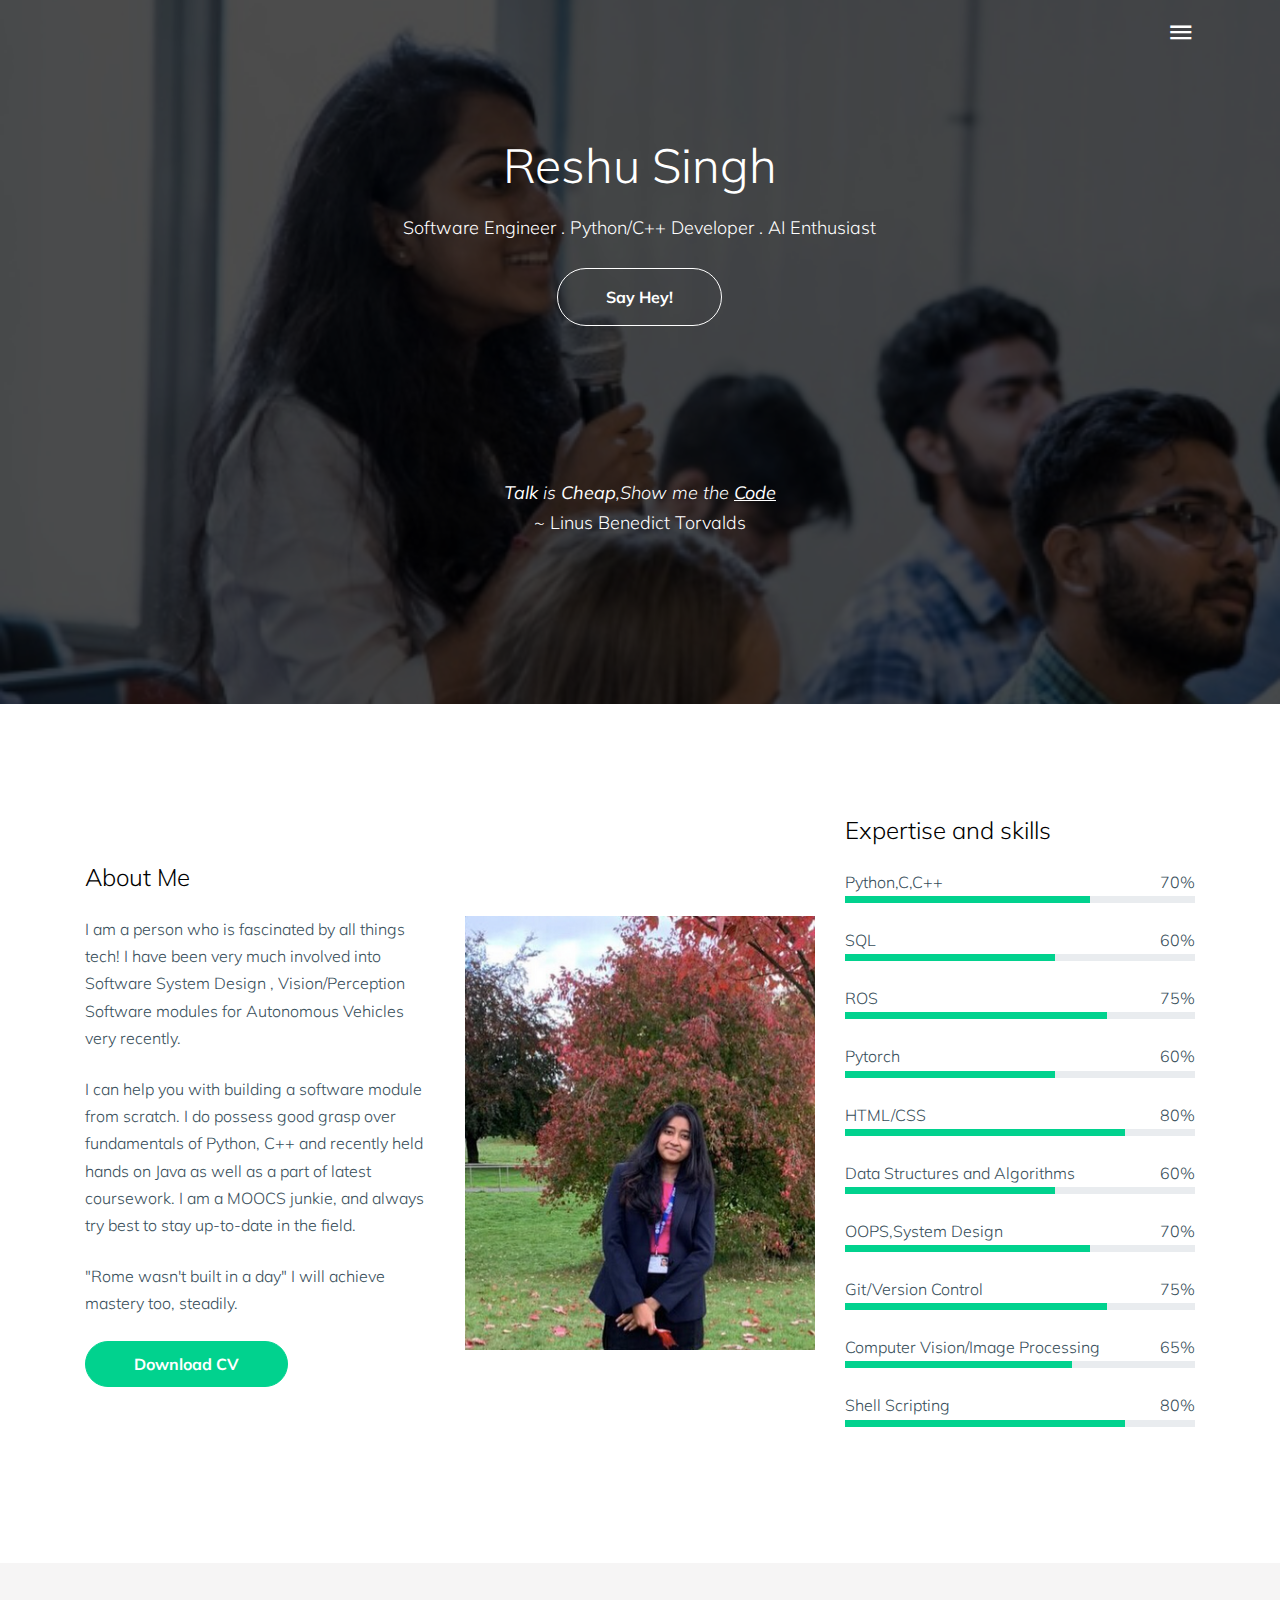
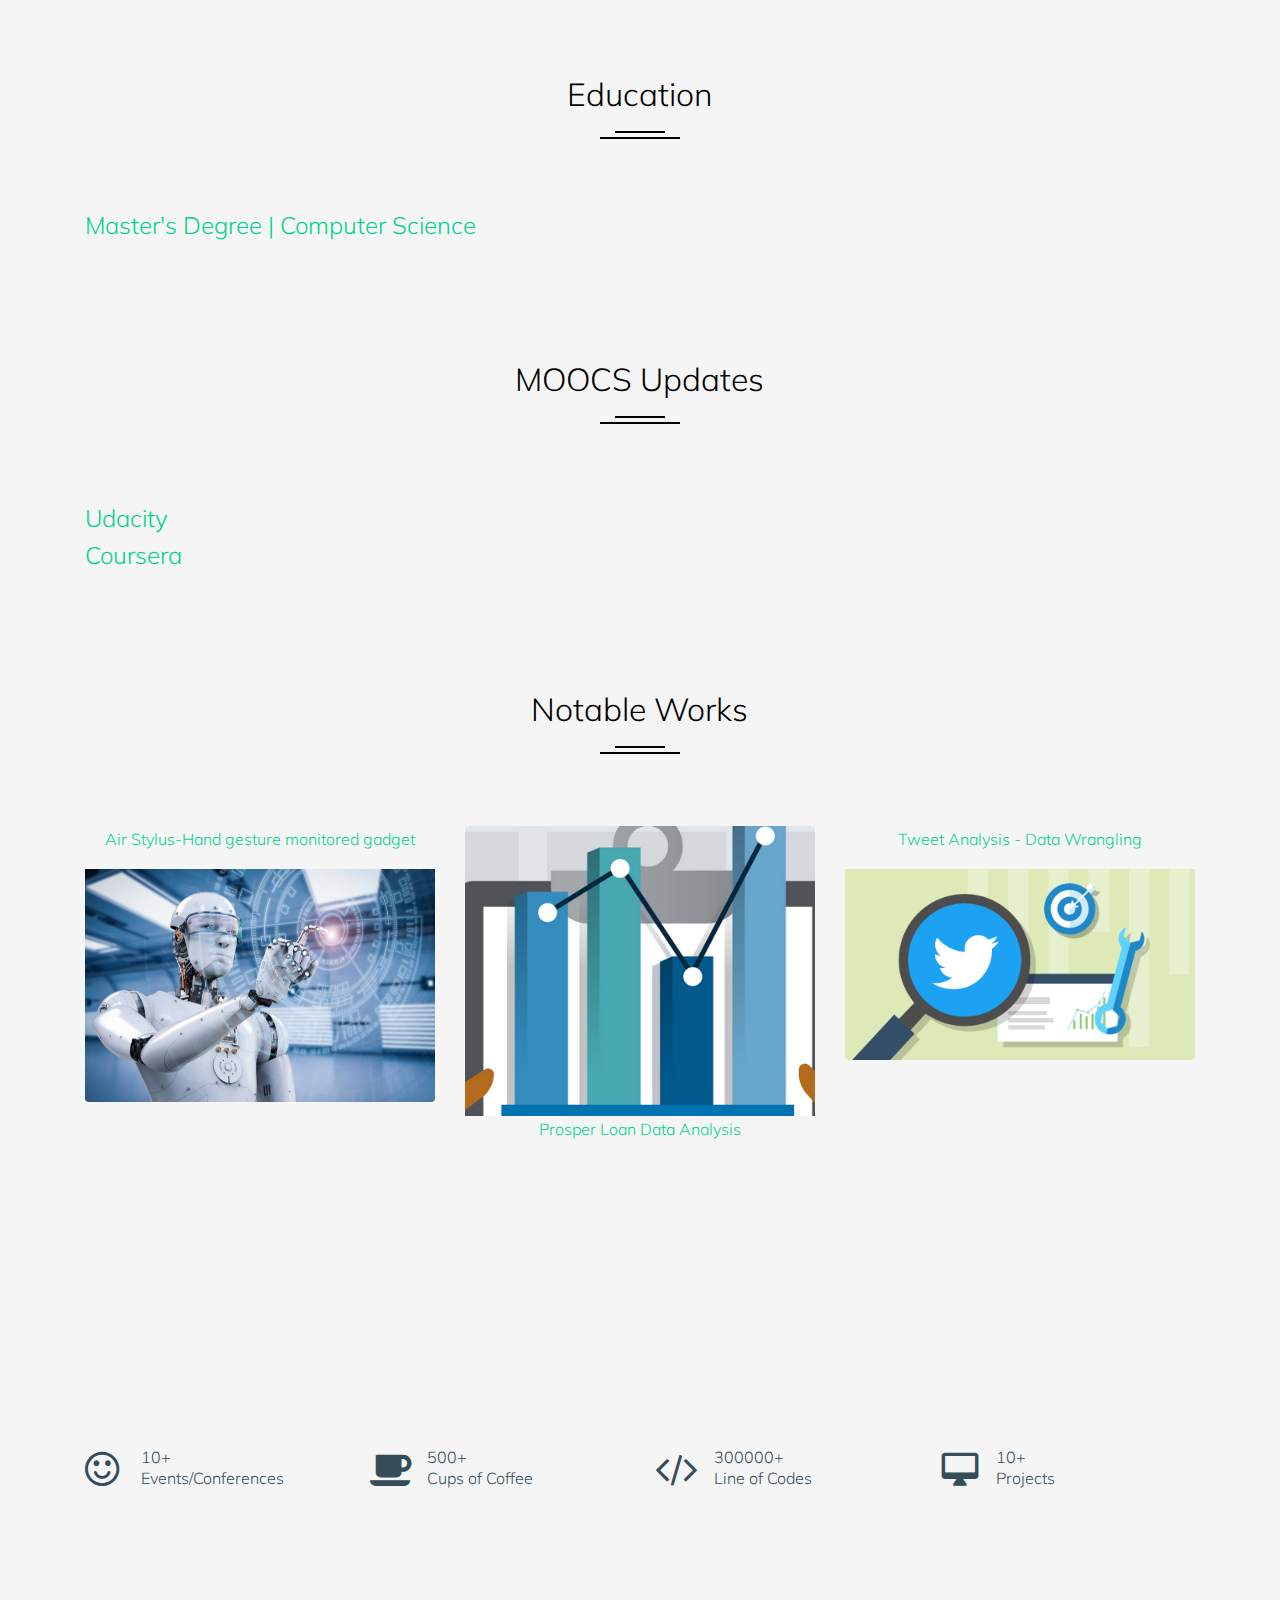
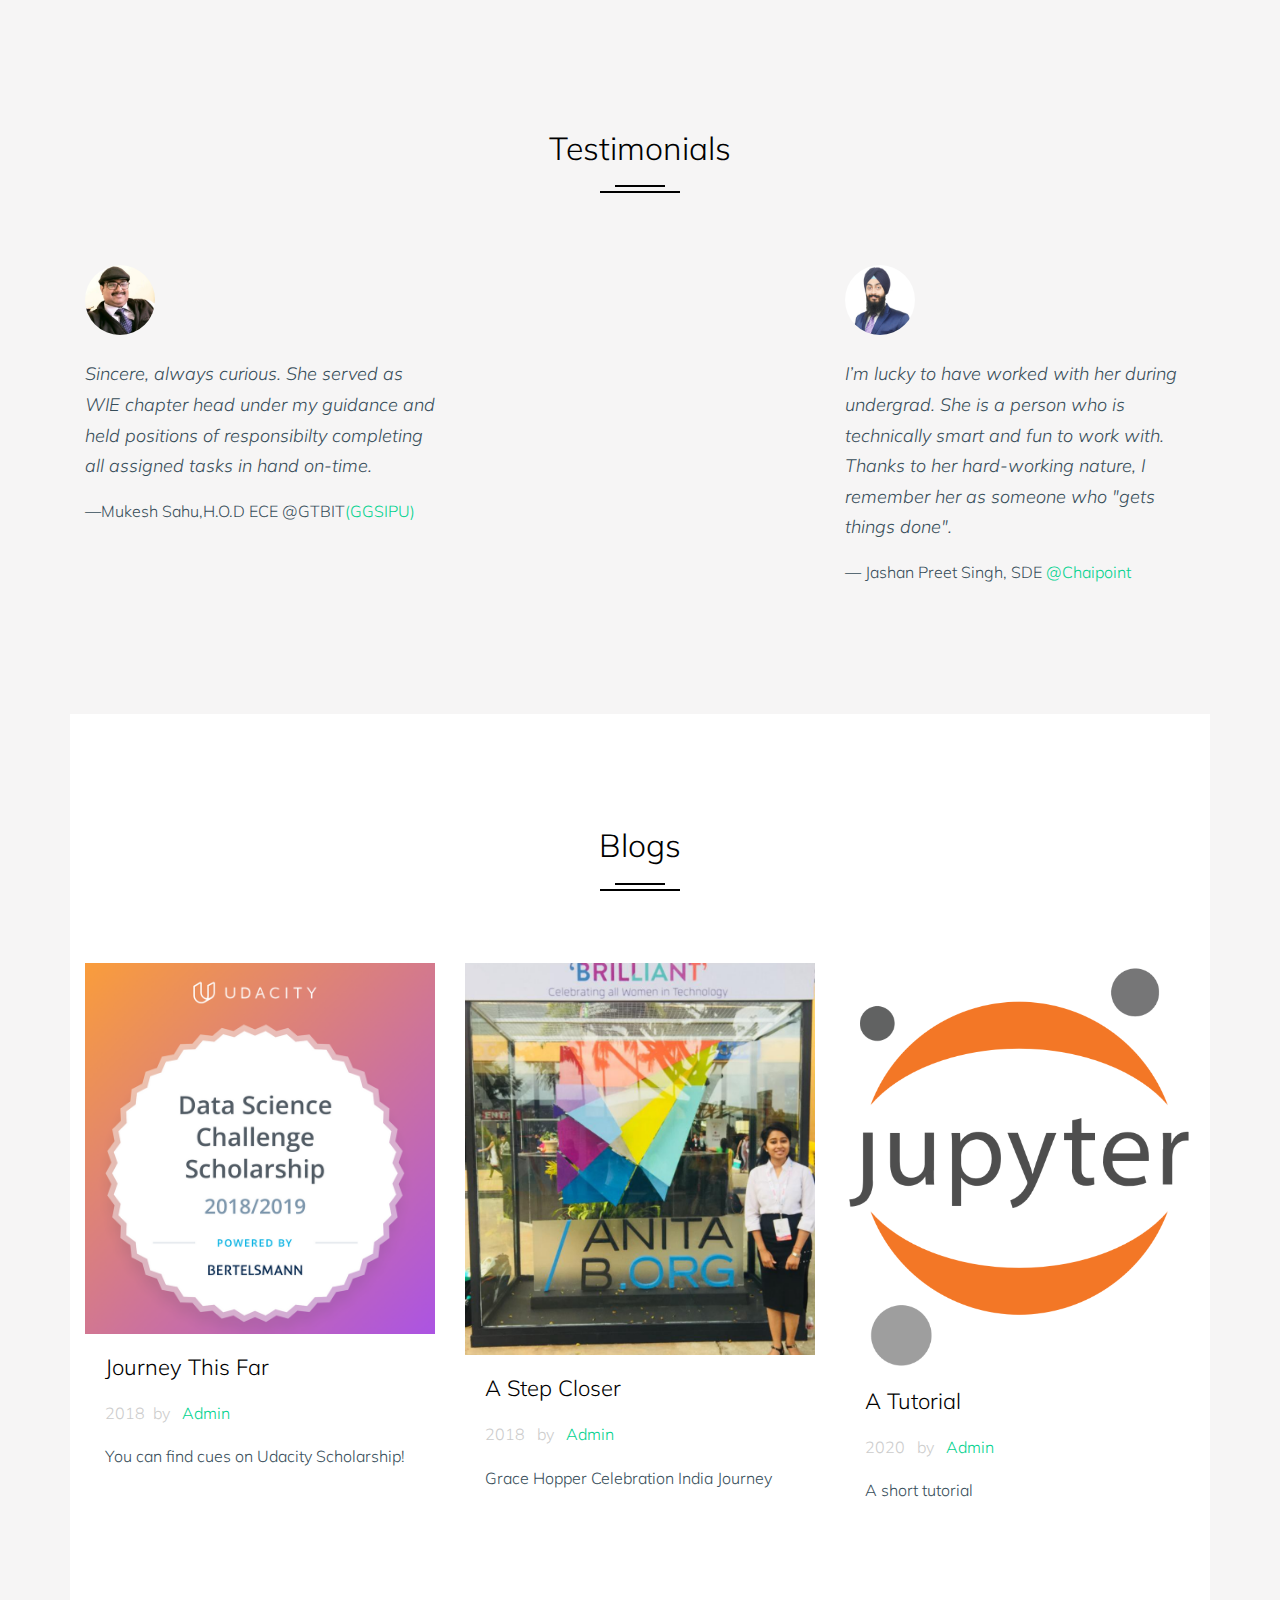
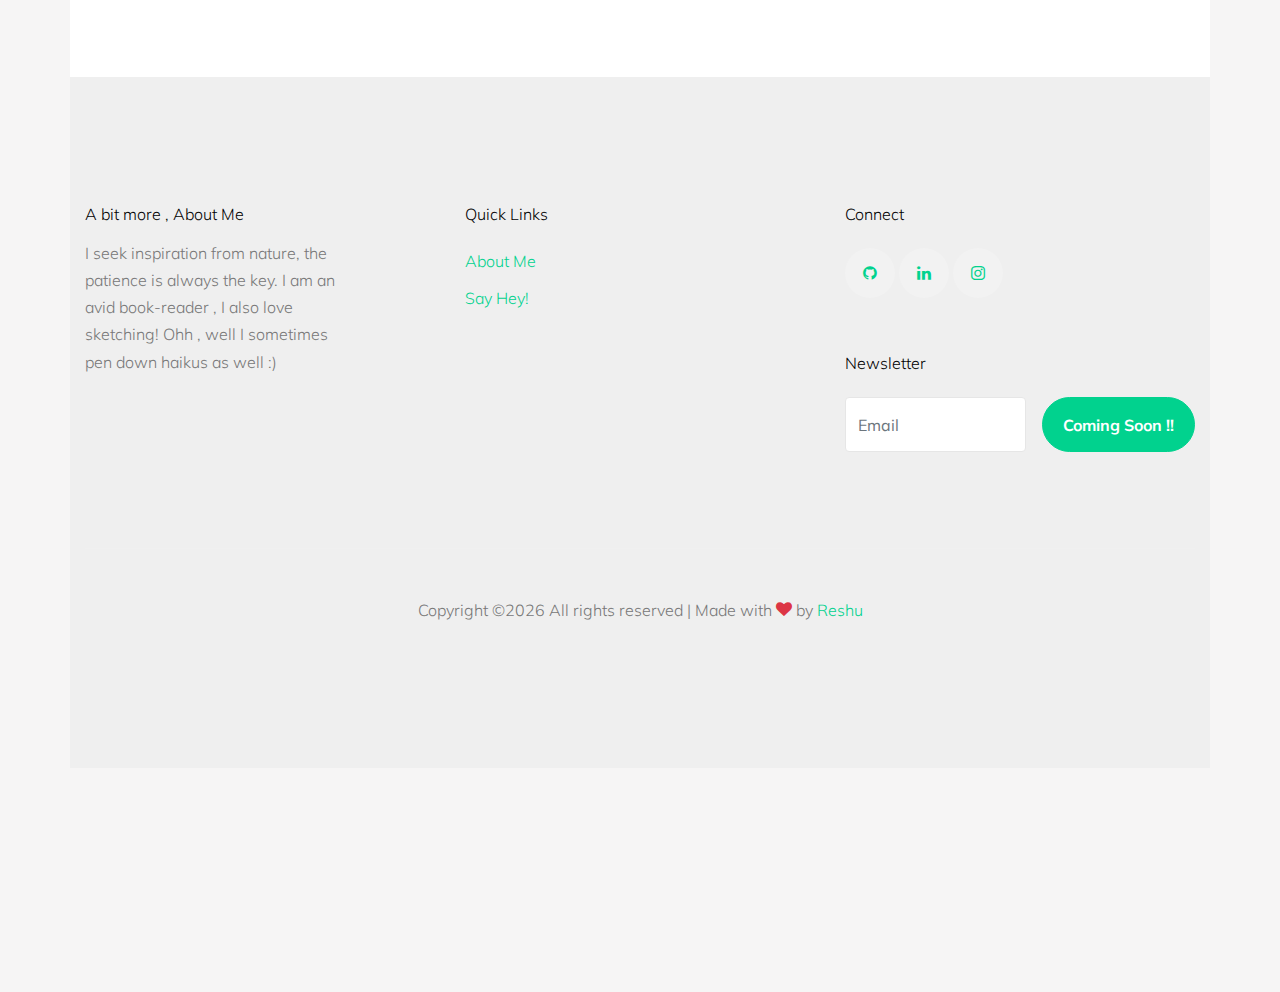
<file: index.html>
<!doctype html>
<html lang="en">

  <head>
    <title>Reshu's Portfolio</title>
    <meta charset="utf-8">
    <meta name="viewport" content="width=device-width, initial-scale=1, shrink-to-fit=no">

    <link href="https://fonts.googleapis.com/css?family=Muli:400,700" rel="stylesheet">

    <link rel="stylesheet" href="fonts/icomoon/style.css">

    <link rel="stylesheet" href="css/bootstrap.min.css">
    <link rel="stylesheet" href="css/bootstrap-datepicker.css">
    <link rel="stylesheet" href="css/jquery.fancybox.min.css">
    <link rel="stylesheet" href="css/owl.carousel.min.css">
    <link rel="stylesheet" href="css/owl.theme.default.min.css">
    <link rel="stylesheet" href="fonts/flaticon/font/flaticon.css">
    <link rel="stylesheet" href="css/aos.css">

    <!-- MAIN CSS -->
    <link rel="stylesheet" href="css/style.css">

  </head>

  <body data-spy="scroll" data-target=".site-navbar-target" data-offset="300">

    
    <div class="site-wrap" id="home-section">

      <div class="site-mobile-menu site-navbar-target">
        <div class="site-mobile-menu-header">
          <div class="site-mobile-menu-close mt-3">
            <span class="icon-close2 js-menu-toggle"></span>
          </div>
        </div>
        <div class="site-mobile-menu-body"></div>
      </div>



      <header class="site-navbar site-navbar-target" role="banner">

        <div class="container">
          <div class="row align-items-center position-relative">

            <div class="col-3 ">
              <div class="site-logo">
                <a href="index.html" class="font-weight-bold"></a>
              </div>
            </div>

            <div class="col-9  text-right">
              

              <span class="d-inline-block d-lg-block"><a href="#" class="text-white site-menu-toggle js-menu-toggle py-5 text-white"><span class="icon-menu h3 text-white"></span></a></span>

              

              
              <nav class="site-navigation text-right ml-auto d-none d-lg-none" role="navigation">
                <ul class="site-menu main-menu js-clone-nav ml-auto ">
                  <li><a href="index.html" class="nav-link">Home</a></li>
                  <!--li><a href="about.html" class="nav-link">About</a></li-->
                  <li><a href="work.html" class="nav-link">Projects</a></li>
                  <li><a href="experience.html" class="nav-link">Experience</a></li>

                  <li><a href="achievements.html" class="nav-link">Achievements</a></li>
                  <li><a href="journal.html" class="nav-link">Journal</a></li>
                 <li><a href="gallery.html" class="nav-link">Gallery</a></li>

                  <li class="active"><a href="contact.html" class="nav-link">Contact</a></li>
                </ul>
              </nav>
            </div>

            
          </div>
        </div>

      </header>

    <div class="ftco-blocks-cover-1">
      <!-- <div class="site-section-cover overlay" style="background-image: url('images/index.png')"> -->
      <div class="site-section-cover overlay" style="background-image: url('images/index2.png'); background-position: left center;">
        <div class="container">
          <div class="row align-items-center justify-content-center">
            <div class="col-md-7 text-center">
              <h1 class="mb-4 text-white">Reshu Singh</h1>
              <p class="mb-4"> Software Engineer . Python/C++ Developer . AI Enthusiast</a> </p>
              <p><a href="https://www.linkedin.com/in/reshu-ai/" class="btn btn-primary btn-outline-white py-3 px-5">Say Hey!</a></p>

              <br>
              <br>
              <br>
              <br>
              <br>
              <p class="mb-4"><i><b>Talk</b> is <b>Cheap</b>,Show me the <u><b>Code</b></u></i> <br>~ Linus Benedict Torvalds</p>

            </div>
          </div>
        </div>
      </div>
    </div>


    <div class="site-section">
      <div class="container">
        <div class="row align-items-center">
          <div class="col-md-4">
            <h2 class="h4 mb-4">About Me</h2>
            <p class="mb-4">I am a person who is fascinated by all things tech! 
I have been very much involved into Software System Design , Vision/Perception Software modules for Autonomous Vehicles very recently.</p>
<p class="mb-4">I can help you with building a software module from scratch. I do possess good grasp over fundamentals of Python, C++ and recently held hands on Java as well as a part of latest coursework. I am a MOOCS junkie, and always try best to stay up-to-date in the field.</p>
<p class="mb-4">"Rome wasn't built in a day" I will achieve mastery too, steadily. </p>
            <p><a href="#" class="btn btn-primary text-white px-5">Download CV</a></p>
          </div>
          <div class="col-md-4">
            <img src="images/RES.png" alt="Image" class="img-fluid">
          </div>
          <div class="col-md-4">
            
            <h2 class="h4 mb-4">Expertise and skills</h2>

            <div class="progress-wrap mb-4">
              <div class="d-flex">
                <span>Python,C,C++</span>
                <span class="ml-auto">70%</span>
              </div>
              <div class="progress rounded-0" style="height: 7px;">
                <div class="progress-bar" role="progressbar" style="width: 70%;" aria-valuenow="70" aria-valuemin="0" aria-valuemax="100"></div>
              </div>
            </div>

            <div class="progress-wrap mb-4">
              <div class="d-flex">
                <span>SQL</span>
                <span class="ml-auto">60%</span>
              </div>
              <div class="progress rounded-0" style="height: 7px;">
                <div class="progress-bar" role="progressbar" style="width: 60%;" aria-valuenow="70" aria-valuemin="0" aria-valuemax="100"></div>
              </div>
            </div>

            <div class="progress-wrap mb-4">
              <div class="d-flex">
                <span>ROS</span>
                <span class="ml-auto">75%</span>
              </div>
              <div class="progress rounded-0" style="height: 7px;">
                <div class="progress-bar" role="progressbar" style="width: 75%;" aria-valuenow="75" aria-valuemin="0" aria-valuemax="100"></div>
              </div>
            </div>

            <div class="progress-wrap mb-4">
              <div class="d-flex">
                <span>Pytorch</span>
                <span class="ml-auto">60%</span>
              </div>
              <div class="progress rounded-0" style="height: 7px;">
                <div class="progress-bar" role="progressbar" style="width: 60%;" aria-valuenow="60" aria-valuemin="0" aria-valuemax="100"></div>
              </div>
            </div>

            <div class="progress-wrap mb-4">
              <div class="d-flex">
                <span>HTML/CSS</span>
                <span class="ml-auto">80%</span>
              </div>
              <div class="progress rounded-0" style="height: 7px;">
                <div class="progress-bar" role="progressbar" style="width: 80%;" aria-valuenow="80" aria-valuemin="0" aria-valuemax="100"></div>
              </div>
            </div>
	 <div class="progress-wrap mb-4">
              <div class="d-flex">
                <span>Data Structures and Algorithms</span>
                <span class="ml-auto">60%</span>
              </div>
              <div class="progress rounded-0" style="height: 7px;">
                <div class="progress-bar" role="progressbar" style="width: 60%;" aria-valuenow="60" aria-valuemin="0" aria-valuemax="100"></div>
              </div>
            </div>
	
	<div class="progress-wrap mb-4">
              <div class="d-flex">
                <span>OOPS,System Design</span>
                <span class="ml-auto">70%</span>
              </div>
              <div class="progress rounded-0" style="height: 7px;">
                <div class="progress-bar" role="progressbar" style="width: 70%;" aria-valuenow="70" aria-valuemin="0" aria-valuemax="100"></div>
              </div>
            </div>
	<div class="progress-wrap mb-4">
              <div class="d-flex">
                <span>Git/Version Control</span>
                <span class="ml-auto">75%</span>
              </div>
              <div class="progress rounded-0" style="height: 7px;">
                <div class="progress-bar" role="progressbar" style="width: 75%;" aria-valuenow="75" aria-valuemin="0" aria-valuemax="100"></div>
              </div>
            </div>
   <div class="progress-wrap mb-4">
              <div class="d-flex">
                <span>Computer Vision/Image Processing</span>
                <span class="ml-auto">65%</span>
              </div>
              <div class="progress rounded-0" style="height: 7px;">
                <div class="progress-bar" role="progressbar" style="width: 65%;" aria-valuenow="65" aria-valuemin="0" aria-valuemax="100"></div>
              </div>
            </div>
     <div class="progress-wrap mb-4">
              <div class="d-flex">
                <span>Shell Scripting</span>
                <span class="ml-auto">80%</span>
              </div>
              <div class="progress rounded-0" style="height: 7px;">
                <div class="progress-bar" role="progressbar" style="width: 80%;" aria-valuenow="80" aria-valuemin="0" aria-valuemax="100"></div>
              </div>
            </div>
     <!--  <div class="progress-wrap mb-4">
              <div class="d-flex">
                <span>Gazebo,Stage</span>
                <span class="ml-auto">70%</span>
              </div>
              <div class="progress rounded-0" style="height: 7px;">
                <div class="progress-bar" role="progressbar" style="width: 70%;" aria-valuenow="70" aria-valuemin="0" aria-valuemax="100"></div>
              </div>
            </div> -->


          </div>
        </div>
      </div>
    </div>

    <!-- <div class="site-section bg-light">
      <div class="container">
        <div class="row mb-5">
          <div class="col-md-7 mx-auto text-center">
            <h2 class="heading-29190">Major Area of Interest</h2>
          </div>
        </div>
        <div class="row">
          <div class="col-md-6 col-lg-3">
            <div class="service-29128 text-center">
              <span class="d-block wrap-icon">
                <span class="icon-desktop_mac"></span>
              </span>
              <h3>ADAS</h3>
              <p>Advanced driver-assistance systems,Systems Engineering</p>
            </div>
          </div>
          <div class="col-md-6 col-lg-3">
            <div class="service-29128 text-center">
              <span class="d-block wrap-icon">
                <span class="icon-desktop_mac"></span>
              </span>
              <h3>Statistics</h3>
              <p>Inferential and Descriptive Statistics, Linear Algebra, Calculus</p>
            </div>
          </div>
          <div class="col-md-6 col-lg-3">
            <div class="service-29128 text-center">
              <span class="d-block wrap-icon">
                <span class="icon-desktop_mac"></span>
              </span>
              <h3>Robot/Computer Vision</h3>
              <p>Localization, Obstacle Detection & Avoidance, Sensor Callibration</p>
            </div>
          </div>
          <div class="col-md-6 col-lg-3">
            <div class="service-29128 text-center">
              <span class="d-block wrap-icon">
                <span class="icon-desktop_mac"></span>
              </span>
              <h3>Human Robot Interaction</h3>
              <p>Vision or Voice based user friendly interaction with Robots                 </p>
            </div>
          </div>
        </div>
      </div>
    </div> -->


    <div class="site-section bg-light">
      <div class="container">
        <div class="row mb-5">
          <div class="col-md-7 mx-auto text-center">
            <h2 class="heading-29190">Education</h2>
          </div>
        </div>



        
          
    
						<div class="row">
							<div class="col-md-12 animate-box" data-animate-effect="fadeInLeft">
								<div class="fancy-collapse-panel">
									<div class="panel-group" id="accordion" role="tablist" aria-multiselectable="true">


                  <div class="panel panel-default">
                      <div class="panel-heading" role="tab" id="headingOne">
                        <h4 class="panel-title">
                          <a data-toggle="collapse" data-parent="#accordion"
                            href="#collapseOne" aria-expanded="true"
                            aria-controls="collapseOne">Master's Degree | Computer Science </a>
                        </h4>
                      </div>
                      <div id="collapseOne" class="panel-collapse collapse in" role="tabpanel"
                        aria-labelledby="headingOne">
                        <div class="panel-body">
                          <div class="row">
                            <div class="col-md-6">
                              <p><b>University of Bath</b>  |  Ongoing </p>
                            <br>
                            </div>
                          </div>

										<div class="panel panel-default">
											<div class="panel-heading" role="tab" id="headingOne">
												<h4 class="panel-title">
													<a data-toggle="collapse" data-parent="#accordion"
														href="#collapseOne" aria-expanded="true"
														aria-controls="collapseOne">Graduation | B.Tech Electronics and Communication Engineering </a>
												</h4>
											</div>
											<div id="collapseOne" class="panel-collapse collapse in" role="tabpanel"
												aria-labelledby="headingOne">
												<div class="panel-body">
													<div class="row">
														<div class="col-md-6">
                              <p><b>Indraprastha University</b> |  2015-2019 </p>
                              <ul>
															<li>82.5%</li>

														</ul>
                              <br>
														</div>
														
														<!--div class="col-md-6">
										      			<p>Separated they live in Bookmarksgrove right at the coast of the Semantics, a large language ocean.</p>
										      		</div-->
													</div>
												</div>
											</div>
										</div>

								
											
										<div class="panel panel-default">
											<div class="panel-heading" role="tab" id="headingThree">
												<h4 class="panel-title">
													<a class="collapsed" data-toggle="collapse" data-parent="#accordion"
														href="#collapseThree" aria-expanded="false"
														aria-controls="collapseThree">Highschool
													</a>
												</h4>
											</div>
											<div id="collapseThree" class="panel-collapse collapse" role="tabpanel"
												aria-labelledby="headingThree">
												<div class="panel-body">
													<p>D.A.V. Public School </p>
													<ul>
														<li> 92% (PCM) - XIIth | 2015  </li>
                            <li> 95% - Xth | 2013 </li>
													</ul>
												</div>
											</div>
                       

										</div>
										</div>
										<!--div class="panel panel-default">
									    <div class="panel-heading" role="tab" id="headingFive">
									        <h4 class="panel-title">
									            <a class="collapsed" data-toggle="collapse" data-parent="#accordion" href="#collapseFive" aria-expanded="false" aria-controls="collapseFive">High School Secondary Education
									            </a>
									        </h4>
									    </div>
									    <div id="collapseFive" class="panel-collapse collapse" role="tabpanel" aria-labelledby="headingFive">
									        <div class="panel-body">
									            <p>Far far away, behind the word <strong>mountains</strong>, far from the countries Vokalia and Consonantia, there live the blind texts. Separated they live in Bookmarksgrove right at the coast of the Semantics, a large language ocean.</p>	
									        </div>
									    </div>
									</div-->
									</div>
								</div>
							</div>
						</div>
					</div>
				</section>



      <div class="site-section bg-light">
      <div class="container">
        <div class="row mb-5">
          <div class="col-md-7 mx-auto text-center">
            <h2 class="heading-29190">MOOCS Updates</h2>
          </div>
        </div>
        
          
    <section class="colorlib-education" data-section="education">
					<div class="colorlib-narrow-content">
						<div class="row">
							<div class="col-md-6 col-md-offset-3 col-md-pull-3 animate-box"
								data-animate-effect="fadeInLeft">
								<span class="heading-meta"></span>
								<h2 class="colorlib-heading animate-box"></h2>
							</div>
						</div>
						<div class="row">
							<div class="col-md-12 animate-box" data-animate-effect="fadeInLeft">
								<div class="fancy-collapse-panel">
									<div class="panel-group" id="accordion" role="tablist" aria-multiselectable="true">
										<div class="panel panel-default">
											<div class="panel-heading" role="tab" id="headingOne">
												<h4 class="panel-title">
													<a data-toggle="collapse" data-parent="#accordion"
														href="#collapseOne" aria-expanded="true"
														aria-controls="collapseOne">Udacity</a>
												</h4>
											</div>
											<div id="collapseOne" class="panel-collapse collapse in" role="tabpanel"
												aria-labelledby="headingOne">
												<div class="panel-body">
													<div class="row">
														<div class="col-md-6">
                            <ul>
                              <li>C++ Nanodegree </li>
                              <li>Computer Vision Nanodegree</li>
															<li>Data Analyst Nanodegree</li>
                              <li>Business Analyst Nanodegree</li>

														</ul>
                              
														</div>
														
														<!--div class="col-md-6">
										      			<p>Separated they live in Bookmarksgrove right at the coast of the Semantics, a large language ocean.</p>
										      		</div-->
													</div>
												</div>
											</div>
										</div>

								
											
										<div class="panel panel-default">
											<div class="panel-heading" role="tab" id="headingThree">
												<h4 class="panel-title">
													<a class="collapsed" data-toggle="collapse" data-parent="#accordion"
														href="#collapseThree" aria-expanded="false"
														aria-controls="collapseThree">Coursera
													</a>
												</h4>
											</div>
											<div id="collapseThree" class="panel-collapse collapse" role="tabpanel"
												aria-labelledby="headingThree">
												<div class="panel-body">
													
													<ul>
														<li> Introduction to Systems - Ongoing </li>
                            
													</ul>
												</div>
											</div>
                       

										</div>
										</div>
									
									</div>
								</div>
							</div>
						</div>
					</div>
				</section>




    <div class="site-section">
      <div class="container">

        <div class="row mb-5">
          <div class="col-md-7 mx-auto text-center">
            <h2 class="heading-29190">Notable Works</h2>
          </div>
        </div>
        

        <div class="row">
          <div class="col-md-6 col-lg-4 mb-4">
            <div class="item web">
              <a href="https://docs.google.com/presentation/d/1lW_sW0i4ATqnI5cs40n4pJzPaAxbSBIbLBcqnnjFoC8/edit?usp=sharing" class="item-wrap">
              <center><p>Air Stylus-Hand gesture monitored gadget</p></center>
                <span class="icon-add"></span>
                <img class="img-fluid" src="images/CDS.png">
              </a>
            </div>
          </div>

          <div class="col-md-6 col-lg-4 mb-4">
            <div class="item web">
              <a href="https://drive.google.com/file/d/18A3DblBi1AwK4HpCeBMb76oiqaW30nNu/view" class="item-wrap">
              

                <span class="icon-add"></span>
                <img class="img-fluid" src="images/cool.png">
                <center><p>Prosper Loan Data Analysis</p></center>
              </a>
            </div>
          </div>

          

        

           <div class="col-md-6 col-lg-4 mb-4">
            <div class="item web">
              <a href="https://github.com/sreshu/Udacity-DAND-Notes/blob/master/wrangle_act.ipynb" class="item-wrap" >
                <center><p>Tweet Analysis - Data Wrangling</p></center>
                <span class="icon-add"></span>
                <img class="img-fluid" src="images/TDS.png">
              </a>
            </div>
          </div>

         


         

         

        

        </div>

        
      </div>
    </div> <!-- END .site-section -->

    <div class="site-section bg-light">
      <div class="container">
        <div class="row">
          <div class="col-md-6 col-lg-3 mb-4 mb-lg-0">
            <div class="fact-39281 d-flex align-items-center">
              <div class="wrap-icon mr-3">
                <span class="icon-smile-o"></span>
              </div>
              <div class="text">
                <span class="d-block">10+</span>
                <span>Events/Conferences</span>
              </div>
            </div>
          </div>
          <div class="col-md-6 col-lg-3 mb-4 mb-lg-0">
            <div class="fact-39281 d-flex align-items-center">
              <div class="wrap-icon mr-3">
                <span class="icon-coffee"></span>
              </div>
              <div class="text">
                <span class="d-block">500+</span>
                <span>Cups of Coffee</span>
              </div>
            </div>
          </div>
          <div class="col-md-6 col-lg-3 mb-4 mb-lg-0">
            <div class="fact-39281 d-flex align-items-center">
              <div class="wrap-icon mr-3">
                <span class="icon-code"></span>
              </div>
              <div class="text">
                <span class="d-block">300000+</span>
                <span>Line of Codes</span>
              </div>
            </div>
          </div>
          <div class="col-md-6 col-lg-3 mb-4 mb-lg-0">
            <div class="fact-39281 d-flex align-items-center">
              <div class="wrap-icon mr-3">
                <span class="icon-desktop_mac"></span>
              </div>
              <div class="text">
                <span class="d-block">10+</span>
                <span>Projects</span>
              </div>
            </div>
          </div>
        </div>
      </div>
    </div>

<!--     <div class="site-section">
      <div class="container">
        <div class="row mb-5">
          <div class="col-md-7 mx-auto text-center">
            <h2 class="heading-29190">An initiative while serving as Student Leader at Udacity</h2>
          </div>
        </div>
        <div class="row justify-content-center">
          <div class="col-md-8">

            <a href="https://www.youtube.com/watch?v=P02zwI5SnNs" data-fancybox  class="btn-video_38929">
              <span><span class="icon-play"></span></span>
              <img src="images/data.png" alt="Image" class="img-fluid">
            </a>
          </div>
        </div>
      </div>
    </div> -->

    <div class="site-section bg-light">
      <div class="container">

        <div class="row mb-5">
          <div class="col-md-7 mx-auto text-center">
            <h2 class="heading-29190">Testimonials</h2>
          </div>
        </div>

        <div class="row">
          <div class="col-lg-4 col-md-6">
            
            <div>
              <div class="person-pic-39219 mb-4">
                <img src="images/sahu.jpeg" alt="Image" class="img-fluid">
              </div>  
              
              <blockquote class="quote_39823">
                <p>Sincere, always curious. She served as WIE chapter head under my guidance and held positions of responsibilty completing all assigned tasks in hand on-time. </p>
              </blockquote>
              <p>&mdash;Mukesh Sahu,H.O.D ECE @GTBIT<a href="http://www.ipu.ac.in/">(GGSIPU)</a></p>
              
            </div>
          </div>
          <div class="col-lg-4 col-md-6">
            
            
<!--             <div>
              <div class="person-pic-39219 mb-4">
                <img src="images/VRG.jpeg" alt="Image" class="img-fluid">
              </div>  
              <blockquote class="quote_39823">
                <p>Talented, Focussed and out of box thinker. We need more talent like Reshu.</p>
              </blockquote>
              <p>&mdash; , Senior Manager <a href="https://addverb.in">@Addverb</a></p>
              
            
            </div>
 -->
          </div>
          <div class="col-lg-4 col-md-6">
            
            <div>
              <div class="person-pic-39219 mb-4">
                <img src="images/JP.jpeg" alt="Image" class="img-fluid">
              </div>  
              <blockquote class="quote_39823">
                <p>I’m lucky to have worked with her during undergrad. She is a person who is technically smart and fun to work with. Thanks to her hard-working nature, I remember her as someone who "gets things done".</p>
              </blockquote>
              <p>&mdash; Jashan Preet Singh, SDE <a href="https://chaipoint.com/">@Chaipoint</a></p>
            </div>
          </div>
        </div>
      </div>
    </div>

    <div class="site-section bg-white">
      <div class="container">
        <div class="row mb-5">
          <div class="col-md-7 mx-auto text-center">
            <h2 class="heading-29190">Blogs</h2>
          </div>
        </div>

        <div class="row">
          <div class="col-lg-4 col-md-6 mb-4">
            <div class="post-entry-1 h-100">
              <a href="https://medium.com/udacity-bertelsmann-scholarship-blog/journey-this-far-bertelsmann-udacity-data-science-scholarship-57dbbf6e1fc8">
                <img src="images/ud.png" alt="Image"
                 class="img-fluid">
              </a>
              <div class="post-entry-1-contents">
                
                <h2><a href="https://medium.com/udacity-bertelsmann-scholarship-blog/journey-this-far-bertelsmann-udacity-data-science-scholarship-57dbbf6e1fc8">Journey This Far</a></h2>
                <span class="meta d-inline-block mb-3">2018<span class="mx-2">by</span> <a href="#">Admin</a></span>
                <p>You can find cues on Udacity Scholarship!</p>
              </div>
            </div>
          </div>
          <div class="col-lg-4 col-md-6 mb-4">
            <div class="post-entry-1 h-100">
              <a href="https://medium.com/@reshusingh/ghci-18-a-step-closer-d4aa190854d7">
                <img src="images/GHCI.png" alt="Image"
                 class="img-fluid">
              </a>
              <div class="post-entry-1-contents">
                
                <h2><a href="https://medium.com/@reshusingh/ghci-18-a-step-closer-d4aa190854d7">A Step Closer</a></h2>
                <span class="meta d-inline-block mb-3"> 2018 <span class="mx-2">by</span> <a href="#">Admin</a></span>
                <p>Grace Hopper Celebration India Journey</p>
              </div>
            </div>
          </div>

          <div class="col-lg-4 col-md-6 mb-4">
            <div class="post-entry-1 h-100">
              <a href="https://medium.com/@reshusingh/set-up-virtual-environment-with-jupyter-notebook-4e1911c3a846">
                <img src="images/jupyter.png" alt="Image"
                 class="img-fluid">
              </a>
              <div class="post-entry-1-contents">
                
                <h2><a href="https://medium.com/@reshusingh/set-up-virtual-environment-with-jupyter-notebook-4e1911c3a846">A Tutorial</a></h2>
                <span class="meta d-inline-block mb-3">2020 <span class="mx-2">by</span> <a href="#">Admin</a></span>
                <p>A short tutorial</p>
              </div>
            </div>
          </div>
        </div>
      </div>
    </div>

    <footer class="site-footer">
      <div class="container">
        <div class="row">
          <div class="col-lg-3">
            <h2 class="footer-heading mb-3">A bit more , About Me</h2>
                <p>I seek inspiration from nature, the patience is always the key. I am an avid book-reader , I also love sketching! Ohh , well I sometimes pen down haikus as well :)</p>
                
          </div>
          <div class="col-lg-8 ml-auto">
            <div class="row">
              <div class="col-lg-6 ml-auto">
                <h2 class="footer-heading mb-4">Quick Links</h2>
                <ul class="list-unstyled">
                  <li><a href="index.html">About Me</a></li>
                  
                  
                 
                  <li><a href="#">Say Hey!</a></li>
                </ul>
              </div>
              <div class="col-lg-6">
                <h2 class="footer-heading mb-4">Connect</h2>
                <div class="social_29128 white mb-5">
                  <a href="https://github.com/sreshu"><span class="icon-github"></span></a>   
                  <a href="https://www.linkedin.com/in/reshu-ai/"><span class="icon-linkedin"></span></a>
                  <a href="https://www.instagram.com/hey.reshu"><span class="icon-instagram"></span></a>    
                  <!-- <a href="https://twitter.com/sreshu_"><span class="icon-twitter"></span></a>   -->
                 </div>
                <h2 class="footer-heading mb-4">Newsletter</h2>
                <form action="#" class="d-flex" class="subscribe">
                  <input type="text" class="form-control mr-3" placeholder="Email">
                  <input type="submit" value="Coming Soon !!" class="btn btn-primary">
                </form>
              </div>
              
            </div>
          </div>
        </div>
        <div class="row pt-5 mt-5 text-center">
          <div class="col-md-12">
            <div class="border-top pt-5">
              <p>
            <!-- Link back to Colorlib can't be removed. Template is licensed under CC BY 3.0. -->
            Copyright &copy;<script>document.write(new Date().getFullYear());</script> All rights reserved | Made with <i class="icon-heart text-danger" aria-hidden="true"></i> by <a href="https://www.instagram.com/hey.reshu" target="_blank" >Reshu</a>
            <!-- Link back to Colorlib can't be removed. Template is licensed under CC BY 3.0. -->
            </p>
            </div>
          </div>

        </div>
      </div>
    </footer>

    </div>

    <script src="js/jquery-3.3.1.min.js"></script>
    <script src="js/jquery-migrate-3.0.0.js"></script>
    <script src="js/popper.min.js"></script>
    <script src="js/bootstrap.min.js"></script>
    <script src="js/owl.carousel.min.js"></script>
    <script src="js/jquery.sticky.js"></script>
    <script src="js/jquery.waypoints.min.js"></script>
    <script src="js/jquery.animateNumber.min.js"></script>
    <script src="js/jquery.fancybox.min.js"></script>
    <script src="js/jquery.stellar.min.js"></script>
    <script src="js/jquery.easing.1.3.js"></script>
    <script src="js/bootstrap-datepicker.min.js"></script>
    <script src="js/isotope.pkgd.min.js"></script>
    <script src="js/aos.js"></script>

    <script src="js/main.js"></script>

  </body>

</html>
</file>
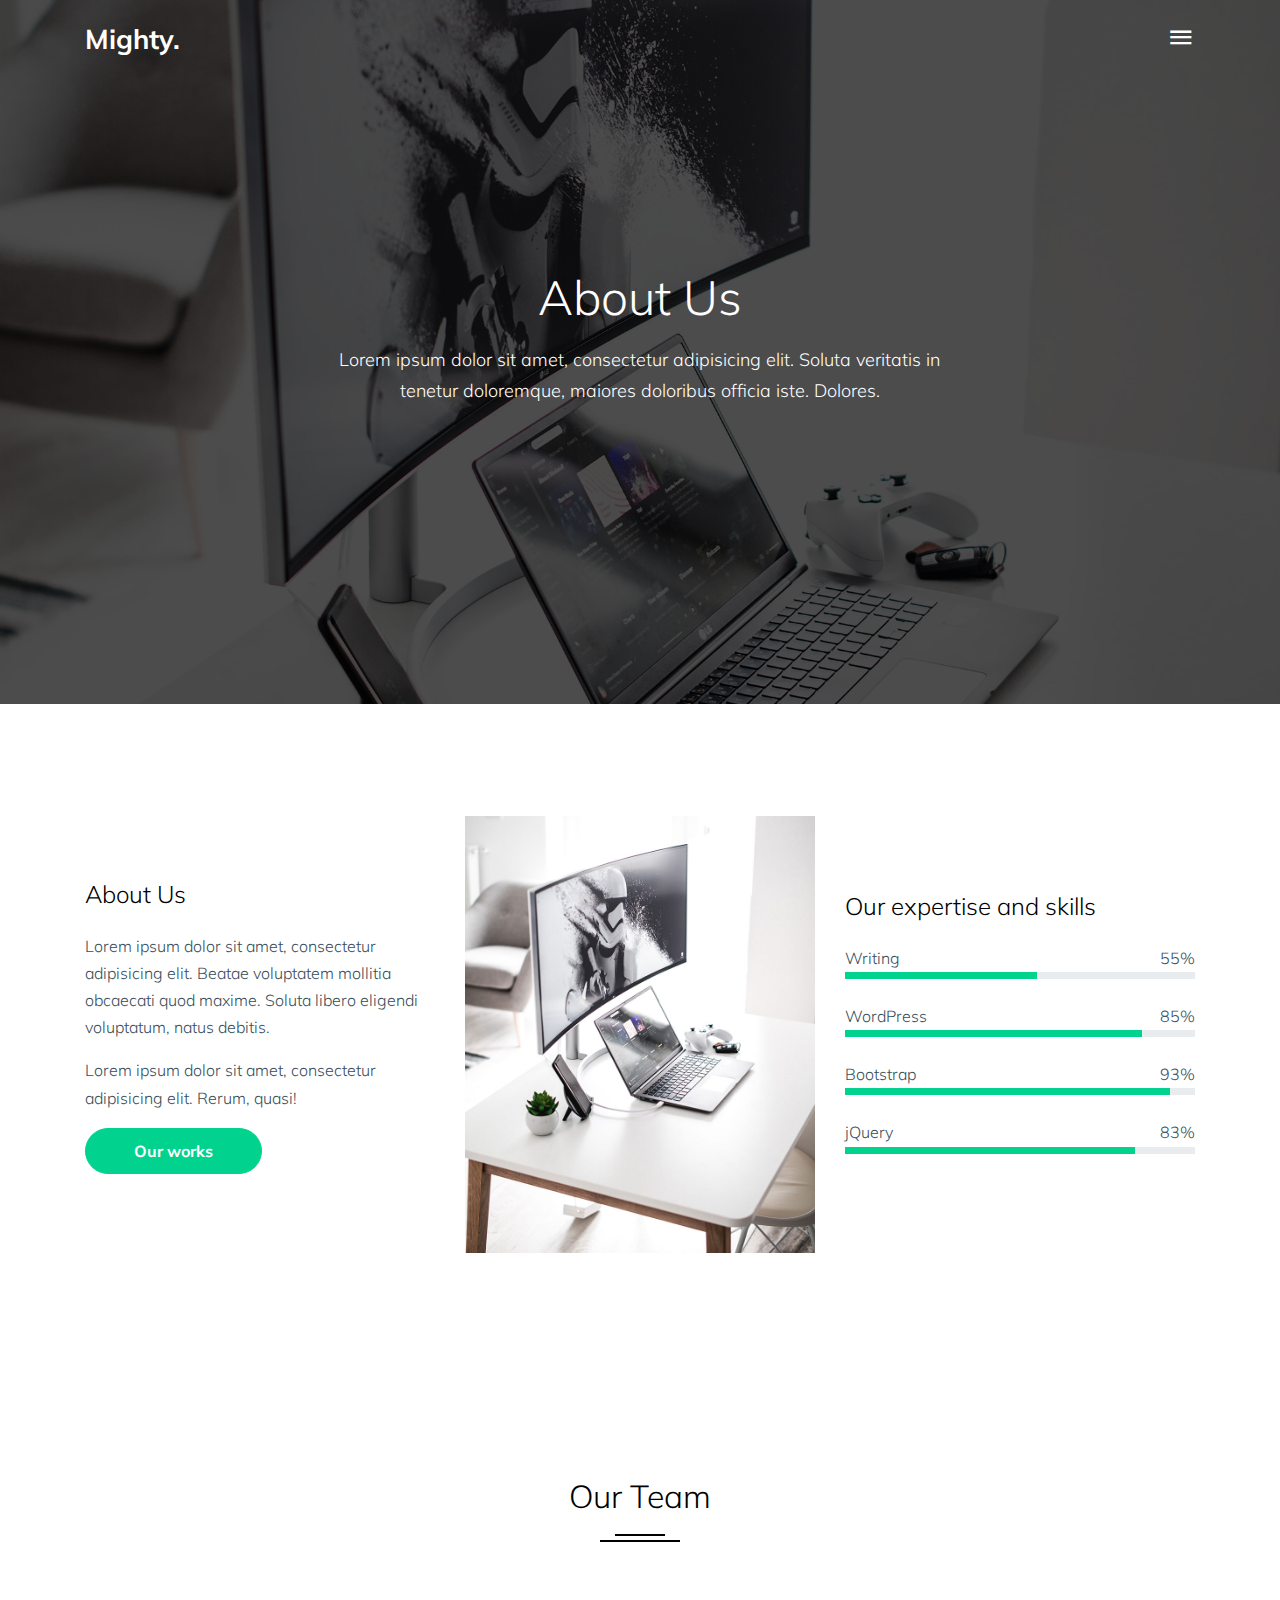
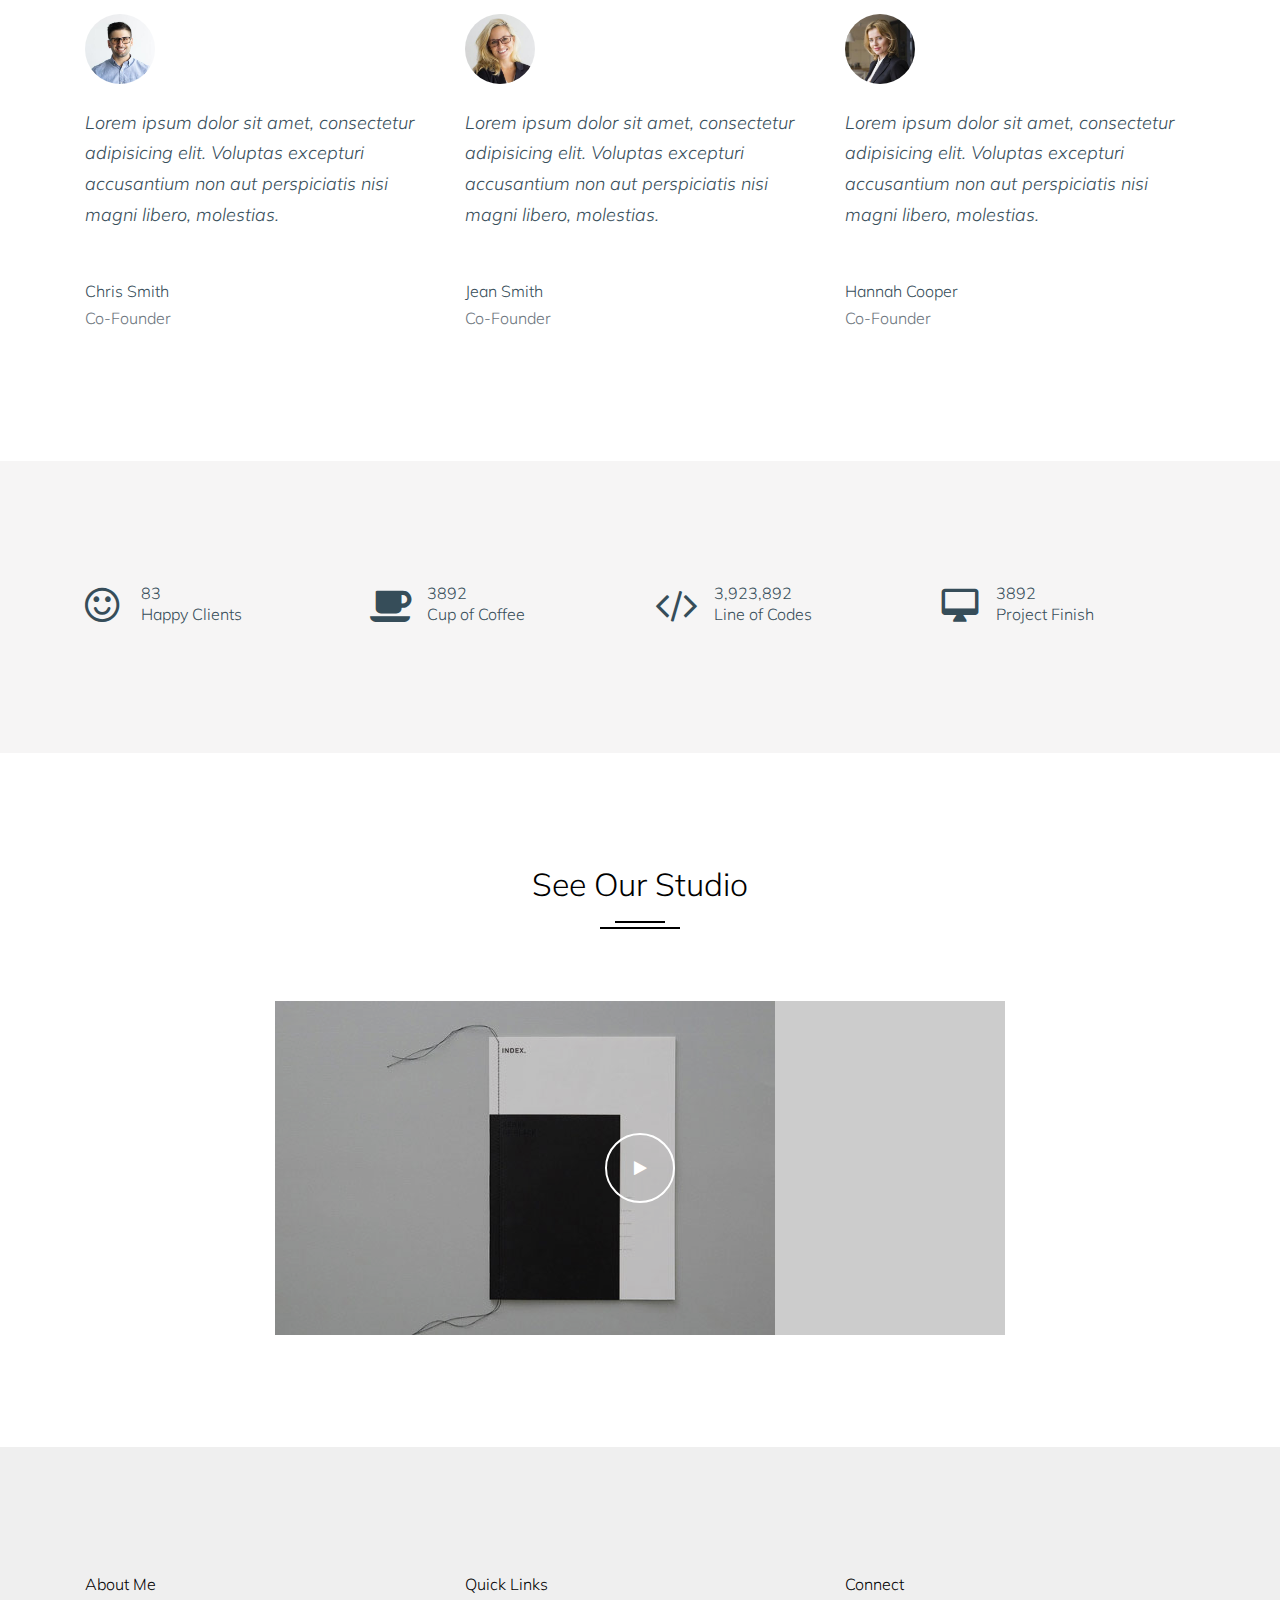
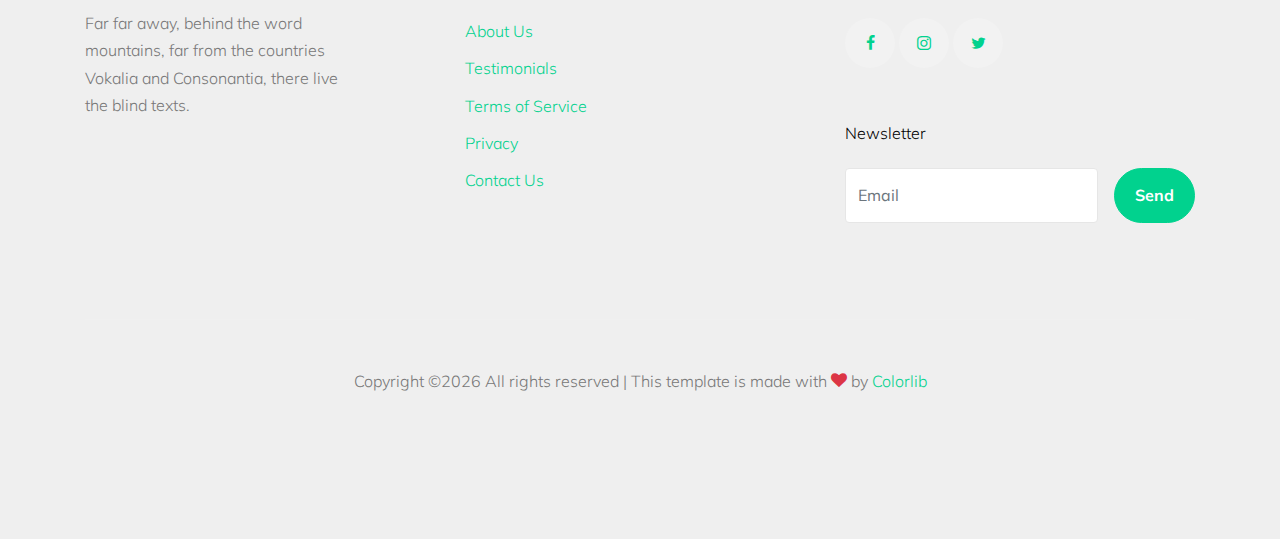
<file: about.html>
<!doctype html>
<html lang="en">

  <head>
    <title>Mighty &mdash; Website Template by Colorlib</title>
    <meta charset="utf-8">
    <meta name="viewport" content="width=device-width, initial-scale=1, shrink-to-fit=no">

    <link href="https://fonts.googleapis.com/css?family=Muli:400,700" rel="stylesheet">

    <link rel="stylesheet" href="fonts/icomoon/style.css">

    <link rel="stylesheet" href="css/bootstrap.min.css">
    <link rel="stylesheet" href="css/bootstrap-datepicker.css">
    <link rel="stylesheet" href="css/jquery.fancybox.min.css">
    <link rel="stylesheet" href="css/owl.carousel.min.css">
    <link rel="stylesheet" href="css/owl.theme.default.min.css">
    <link rel="stylesheet" href="fonts/flaticon/font/flaticon.css">
    <link rel="stylesheet" href="css/aos.css">

    <!-- MAIN CSS -->
    <link rel="stylesheet" href="css/style.css">

  </head>

  <body data-spy="scroll" data-target=".site-navbar-target" data-offset="300">

    
    <div class="site-wrap" id="home-section">

      <div class="site-mobile-menu site-navbar-target">
        <div class="site-mobile-menu-header">
          <div class="site-mobile-menu-close mt-3">
            <span class="icon-close2 js-menu-toggle"></span>
          </div>
        </div>
        <div class="site-mobile-menu-body"></div>
      </div>



      <header class="site-navbar site-navbar-target" role="banner">

        <div class="container">
          <div class="row align-items-center position-relative">

            <div class="col-3 ">
              <div class="site-logo">
                <a href="index.html" class="font-weight-bold">Mighty.</a>
              </div>
            </div>

            <div class="col-9  text-right">
              

              <span class="d-inline-block d-lg-block"><a href="#" class="text-white site-menu-toggle js-menu-toggle py-5 text-white"><span class="icon-menu h3 text-white"></span></a></span>

              

              <nav class="site-navigation text-right ml-auto d-none d-lg-none" role="navigation">
                <ul class="site-menu main-menu js-clone-nav ml-auto ">
                  <li><a href="index.html" class="nav-link">Home</a></li>
                  <li class="active"><a href="about.html" class="nav-link">About</a></li>
                  <li><a href="work.html" class="nav-link">Work</a></li>
                  <li><a href="journal.html" class="nav-link">Journal</a></li>
                  <li><a href="contact.html" class="nav-link">Contact</a></li>
                </ul>
              </nav>
            </div>

            
          </div>
        </div>

      </header>

    <div class="ftco-blocks-cover-1">
      <div class="site-section-cover overlay" style="background-image: url('images/hero_1.jpg')">
        <div class="container">
          <div class="row align-items-center justify-content-center">
            <div class="col-md-7 text-center">
              <h1 class="mb-4 text-white">About Us</h1>
              <p class="mb-4">Lorem ipsum dolor sit amet, consectetur adipisicing elit. Soluta veritatis in tenetur doloremque, maiores doloribus officia iste. Dolores.</p>
            </div>
          </div>
        </div>
      </div>
    </div>




    <div class="site-section">
      <div class="container">
        <div class="row align-items-center">
          <div class="col-md-4">
            <h2 class="h4 mb-4">About Us</h2>
            <p>Lorem ipsum dolor sit amet, consectetur adipisicing elit. Beatae voluptatem mollitia obcaecati quod maxime. Soluta libero eligendi voluptatum, natus debitis.</p>
            <p>Lorem ipsum dolor sit amet, consectetur adipisicing elit. Rerum, quasi!</p>
            <p><a href="#" class="btn btn-primary text-white px-5">Our works</a></p>
          </div>
          <div class="col-md-4">
            <img src="images/about_1.jpg" alt="Image" class="img-fluid">
          </div>
          <div class="col-md-4">
            
            <h2 class="h4 mb-4">Our expertise and skills</h2>

            <div class="progress-wrap mb-4">
              <div class="d-flex">
                <span>Writing</span>
                <span class="ml-auto">55%</span>
              </div>
              <div class="progress rounded-0" style="height: 7px;">
                <div class="progress-bar" role="progressbar" style="width: 55%;" aria-valuenow="55" aria-valuemin="0" aria-valuemax="100"></div>
              </div>
            </div>

            <div class="progress-wrap mb-4">
              <div class="d-flex">
                <span>WordPress</span>
                <span class="ml-auto">85%</span>
              </div>
              <div class="progress rounded-0" style="height: 7px;">
                <div class="progress-bar" role="progressbar" style="width: 85%;" aria-valuenow="85" aria-valuemin="0" aria-valuemax="100"></div>
              </div>
            </div>

            <div class="progress-wrap mb-4">
              <div class="d-flex">
                <span>Bootstrap</span>
                <span class="ml-auto">93%</span>
              </div>
              <div class="progress rounded-0" style="height: 7px;">
                <div class="progress-bar" role="progressbar" style="width: 93%;" aria-valuenow="93" aria-valuemin="0" aria-valuemax="100"></div>
              </div>
            </div>

            <div class="progress-wrap mb-4">
              <div class="d-flex">
                <span>jQuery</span>
                <span class="ml-auto">83%</span>
              </div>
              <div class="progress rounded-0" style="height: 7px;">
                <div class="progress-bar" role="progressbar" style="width: 83%;" aria-valuenow="83" aria-valuemin="0" aria-valuemax="100"></div>
              </div>
            </div>


          </div>
        </div>
      </div>
    </div>

    <div class="site-section">
      <div class="container">

        <div class="row mb-5">
          <div class="col-md-7 mx-auto text-center">
            <h2 class="heading-29190">Our Team</h2>
          </div>
        </div>

        <div class="row">
          <div class="col-lg-4 col-md-6">
            
            <div>
              <div class="person-pic-39219 mb-4">
                <img src="images/person_1.jpg" alt="Image" class="img-fluid">
              </div>  
              
              <blockquote class="quote_39823 mb-5">
                <p>Lorem ipsum dolor sit amet, consectetur adipisicing elit. Voluptas excepturi accusantium non aut perspiciatis nisi magni libero, molestias.</p>
              </blockquote>
              <p class="mb-0">Chris Smith</p>
              <p class="text-muted">Co-Founder</p>
            </div>
          </div>
          <div class="col-lg-4 col-md-6">
            
            
            <div>
              <div class="person-pic-39219 mb-4">
                <img src="images/person_2.jpg" alt="Image" class="img-fluid">
              </div>  
              <blockquote class="quote_39823 mb-5">
                <p>Lorem ipsum dolor sit amet, consectetur adipisicing elit. Voluptas excepturi accusantium non aut perspiciatis nisi magni libero, molestias.</p>
              </blockquote>
              <p class="mb-0">Jean Smith</p>
              <p class="text-muted">Co-Founder</p>
            </div>

          </div>
          <div class="col-lg-4 col-md-6">
            
            <div>
              <div class="person-pic-39219 mb-4">
                <img src="images/person_3.jpg" alt="Image" class="img-fluid">
              </div>  
              <blockquote class="quote_39823 mb-5">
                <p>Lorem ipsum dolor sit amet, consectetur adipisicing elit. Voluptas excepturi accusantium non aut perspiciatis nisi magni libero, molestias.</p>
              </blockquote>
              <p class="mb-0">Hannah Cooper</p>
              <p class="text-muted">Co-Founder</p>
            </div>
          </div>
        </div>
      </div>
    </div>

    <div class="site-section bg-light">
      <div class="container">
        <div class="row">
          <div class="col-md-6 col-lg-3 mb-4 mb-lg-0">
            <div class="fact-39281 d-flex align-items-center">
              <div class="wrap-icon mr-3">
                <span class="icon-smile-o"></span>
              </div>
              <div class="text">
                <span class="d-block">83</span>
                <span>Happy Clients</span>
              </div>
            </div>
          </div>
          <div class="col-md-6 col-lg-3 mb-4 mb-lg-0">
            <div class="fact-39281 d-flex align-items-center">
              <div class="wrap-icon mr-3">
                <span class="icon-coffee"></span>
              </div>
              <div class="text">
                <span class="d-block">3892</span>
                <span>Cup of Coffee</span>
              </div>
            </div>
          </div>
          <div class="col-md-6 col-lg-3 mb-4 mb-lg-0">
            <div class="fact-39281 d-flex align-items-center">
              <div class="wrap-icon mr-3">
                <span class="icon-code"></span>
              </div>
              <div class="text">
                <span class="d-block">3,923,892</span>
                <span>Line of Codes</span>
              </div>
            </div>
          </div>
          <div class="col-md-6 col-lg-3 mb-4 mb-lg-0">
            <div class="fact-39281 d-flex align-items-center">
              <div class="wrap-icon mr-3">
                <span class="icon-desktop_mac"></span>
              </div>
              <div class="text">
                <span class="d-block">3892</span>
                <span>Project Finish</span>
              </div>
            </div>
          </div>
        </div>
      </div>
    </div>

    <div class="site-section">
      <div class="container">
        <div class="row mb-5">
          <div class="col-md-7 mx-auto text-center">
            <h2 class="heading-29190">See Our Studio</h2>
          </div>
        </div>
        <div class="row justify-content-center">
          <div class="col-md-8">

            <a href="https://vimeo.com/191947042" data-fancybox  class="btn-video_38929">
              <span><span class="icon-play"></span></span>
              <img src="images/img_1.jpg" alt="Image" class="img-fluid">
            </a>
          </div>
        </div>
      </div>
    </div>

    

    <footer class="site-footer">
      <div class="container">
        <div class="row">
          <div class="col-lg-3">
            <h2 class="footer-heading mb-3">About Me</h2>
                <p>Far far away, behind the word mountains, far from the countries Vokalia and Consonantia, there live the blind texts. </p>
          </div>
          <div class="col-lg-8 ml-auto">
            <div class="row">
              <div class="col-lg-6 ml-auto">
                <h2 class="footer-heading mb-4">Quick Links</h2>
                <ul class="list-unstyled">
                  <li><a href="#">About Us</a></li>
                  <li><a href="#">Testimonials</a></li>
                  <li><a href="#">Terms of Service</a></li>
                  <li><a href="#">Privacy</a></li>
                  <li><a href="#">Contact Us</a></li>
                </ul>
              </div>
              <div class="col-lg-6">
                <h2 class="footer-heading mb-4">Connect</h2>
                <div class="social_29128 white mb-5">
                  <a href="#"><span class="icon-facebook"></span></a>  
                  <a href="#"><span class="icon-instagram"></span></a>  
                  <a href="#"><span class="icon-twitter"></span></a>  
                 </div>
                <h2 class="footer-heading mb-4">Newsletter</h2>
                <form action="#" class="d-flex" class="subscribe">
                  <input type="text" class="form-control mr-3" placeholder="Email">
                  <input type="submit" value="Send" class="btn btn-primary">
                </form>
              </div>
              
            </div>
          </div>
        </div>
        <div class="row pt-5 mt-5 text-center">
          <div class="col-md-12">
            <div class="border-top pt-5">
              <p>
            <!-- Link back to Colorlib can't be removed. Template is licensed under CC BY 3.0. -->
            Copyright &copy;<script>document.write(new Date().getFullYear());</script> All rights reserved | This template is made with <i class="icon-heart text-danger" aria-hidden="true"></i> by <a href="https://colorlib.com" target="_blank" >Colorlib</a>
            <!-- Link back to Colorlib can't be removed. Template is licensed under CC BY 3.0. -->
            </p>
            </div>
          </div>

        </div>
      </div>
    </footer>

    </div>

    <script src="js/jquery-3.3.1.min.js"></script>
    <script src="js/jquery-migrate-3.0.0.js"></script>
    <script src="js/popper.min.js"></script>
    <script src="js/bootstrap.min.js"></script>
    <script src="js/owl.carousel.min.js"></script>
    <script src="js/jquery.sticky.js"></script>
    <script src="js/jquery.waypoints.min.js"></script>
    <script src="js/jquery.animateNumber.min.js"></script>
    <script src="js/jquery.fancybox.min.js"></script>
    <script src="js/jquery.stellar.min.js"></script>
    <script src="js/jquery.easing.1.3.js"></script>
    <script src="js/bootstrap-datepicker.min.js"></script>
    <script src="js/isotope.pkgd.min.js"></script>
    <script src="js/aos.js"></script>

    <script src="js/main.js"></script>

  </body>

</html>
</file>
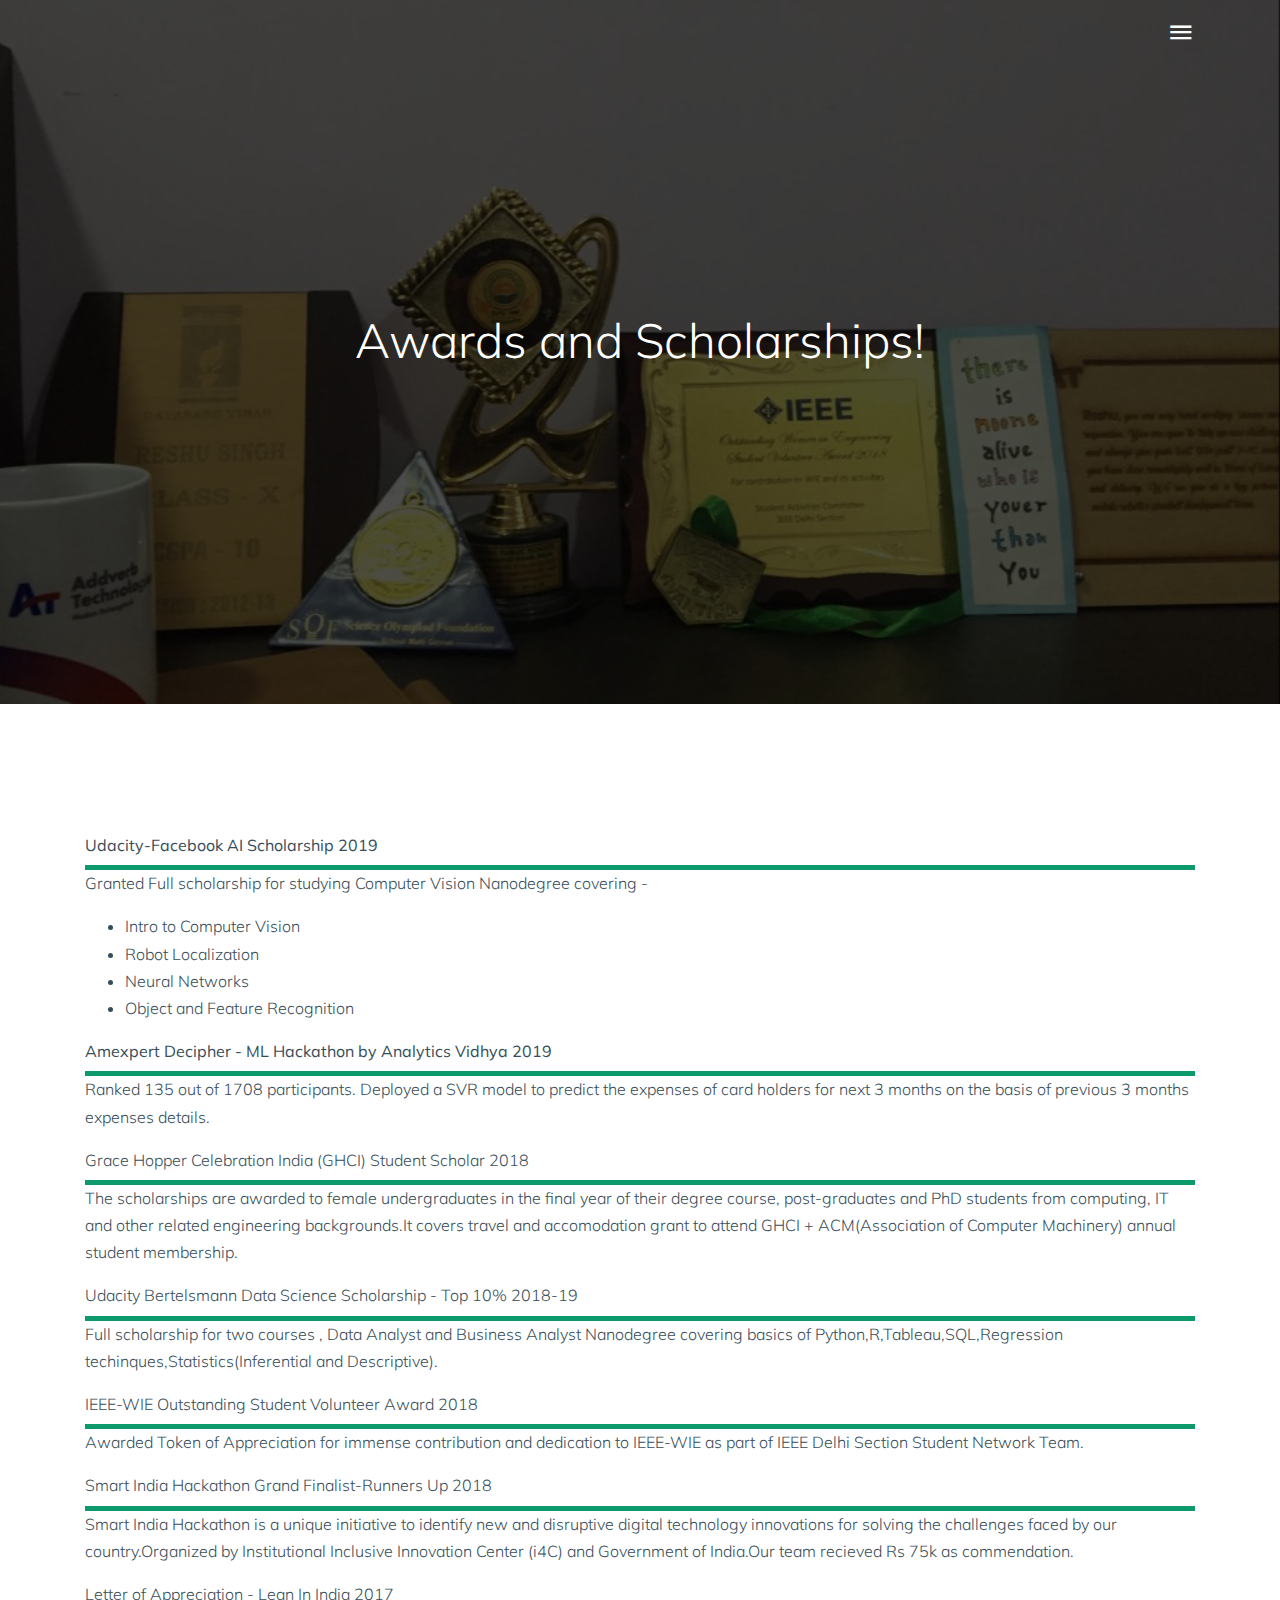
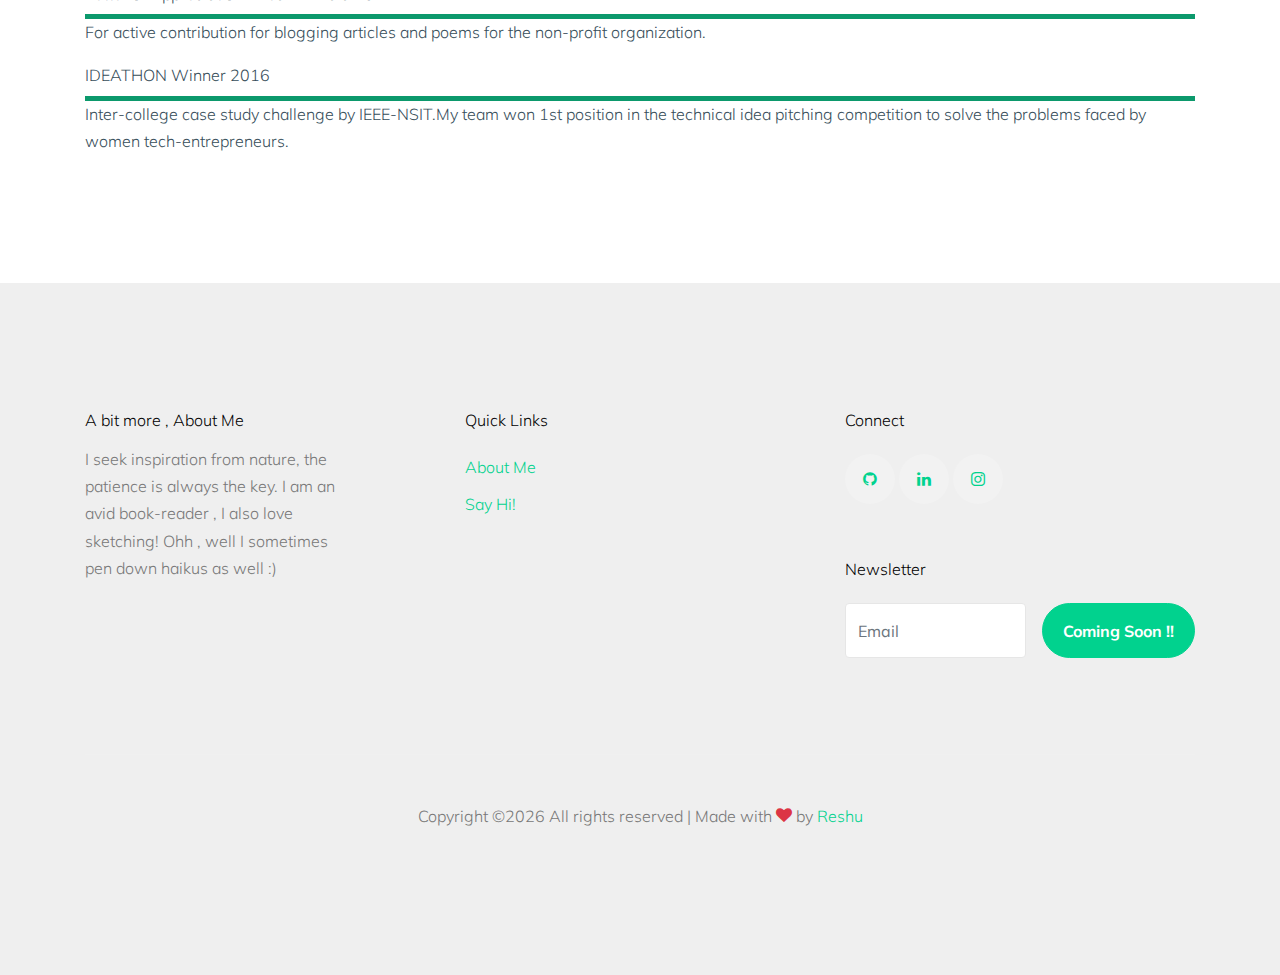
<file: achievements.html>
<!doctype html>
<html lang="en">

  <head>
    <title>Reshu's Achievements</title>
    <meta charset="utf-8">
    <meta name="viewport" content="width=device-width, initial-scale=1, shrink-to-fit=no">

    <link href="https://fonts.googleapis.com/css?family=Muli:400,700" rel="stylesheet">

    <link rel="stylesheet" href="fonts/icomoon/style.css">

    <link rel="stylesheet" href="css/bootstrap.min.css">
    <link rel="stylesheet" href="css/bootstrap-datepicker.css">
    <link rel="stylesheet" href="css/jquery.fancybox.min.css">
    <link rel="stylesheet" href="css/owl.carousel.min.css">
    <link rel="stylesheet" href="css/owl.theme.default.min.css">
    <link rel="stylesheet" href="fonts/flaticon/font/flaticon.css">
    <link rel="stylesheet" href="css/aos.css">

    <!-- MAIN CSS -->
    <link rel="stylesheet" href="css/style.css">

  </head>

  <body data-spy="scroll" data-target=".site-navbar-target" data-offset="300">

    
    <div class="site-wrap" id="home-section">

      <div class="site-mobile-menu site-navbar-target">
        <div class="site-mobile-menu-header">
          <div class="site-mobile-menu-close mt-3">
            <span class="icon-close2 js-menu-toggle"></span>
          </div>
        </div>
        <div class="site-mobile-menu-body"></div>
      </div>



      <header class="site-navbar site-navbar-target" role="banner">

        <div class="container">
          <div class="row align-items-center position-relative">

            <div class="col-3 ">
              <div class="site-logo">
                <a href="index.html" class="font-weight-bold"></a>
              </div>
            </div>

            <div class="col-9  text-right">
              

              <span class="d-inline-block d-lg-block"><a href="#" class="text-white site-menu-toggle js-menu-toggle py-5 text-white"><span class="icon-menu h3 text-white"></span></a></span>

              

             
              <nav class="site-navigation text-right ml-auto d-none d-lg-none" role="navigation">
                <ul class="site-menu main-menu js-clone-nav ml-auto ">
                  <li><a href="index.html" class="nav-link">Home</a></li>
                  <!--li><a href="about.html" class="nav-link">About</a></li-->
                  <li><a href="work.html" class="nav-link">Projects</a></li>
                  <li><a href="experience.html" class="nav-link">Experience</a></li>

                  <li><a href="achievements.html" class="nav-link">Achievements</a></li>
                  <li><a href="journal.html" class="nav-link">Journal</a></li>
                 <li><a href="gallery.html" class="nav-link">Gallery</a></li>

                  <li class="active"><a href="contact.html" class="nav-link">Contact</a></li>
                </ul>
              </nav>
              </div>
            
          </div>
        </div>

      </header>

    <div class="ftco-blocks-cover-1">
      <div class="site-section-cover overlay" style="background-image: url('images/awards.jpeg')">
        <div class="container">
          <div class="row align-items-center justify-content-center">
            <div class="col-md-7 text-center">
              <h1 class="mb-4 text-white">Awards and Scholarships!</h1>
              <p class="mb-4"></p>
            </div>
          </div>
        </div>
      </div>
    </div>


  
    

   <div class="site-section">
      <div class="container">

      <p class="lead content-kg">
                
            </p>

            <div class="content">
                <p class="content-header"><strong>Udacity-Facebook AI Scholarship<span class="indent-right"> 2019</span></strong></p>
                <div style="width: 100%; height: 5px; background: #0c996c; margin-top: -10px; overflow: hidden;"></div>
                <div class="indent-content">
                    <p>
                    Granted Full scholarship for studying Computer Vision Nanodegree covering  -
                    <ul>
                     <li> Intro to Computer Vision
                      <li>Robot Localization
                      <li>Neural Networks
                      <li>Object and Feature Recognition
                    </ul>
                    </p>
                    
                </div>
                <p class="content-header"><strong>Amexpert Decipher - ML Hackathon by Analytics Vidhya <span class="indent-right">2019</span></strong></p>
                <div style="width: 100%; height: 5px; background: #0c996c; margin-top: -10px; overflow: hidden;"></div>
                <div class="indent-content">
                    <p>
                    Ranked 135 out of 1708 participants. Deployed a SVR model to predict the expenses of card holders for next 3 months on the basis of previous 3 months expenses details.
                    </p>
                    
                </div>
                
                <p class="content-header">Grace Hopper Celebration India (GHCI) Student Scholar <span class="indent-right">2018</span></p>
                <div style="width: 100%; height: 5px; background: #0c996c; margin-top: -10px; overflow: hidden;"></div>
                <div class="indent-content">
                    <p>
                       The scholarships are awarded to female undergraduates in the final year of their degree course, post-graduates and PhD students from computing, IT and other related engineering backgrounds.It covers travel and accomodation grant to attend GHCI + ACM(Association of Computer Machinery) annual student membership.</p>
                </div>
                <p class="content-header">
Udacity Bertelsmann Data Science Scholarship - Top 10% <span class="indent-right">2018-19</span></p>
                <div style="width: 100%; height: 5px; background: #0c996c; margin-top: -10px; overflow: hidden;"></div>
                <div class="indent-content">
                    <p>
                    Full scholarship for two courses , Data Analyst and Business Analyst Nanodegree covering basics of Python,R,Tableau,SQL,Regression techinques,Statistics(Inferential and Descriptive).
                    </p>
                </div>
                <p class="content-header"> 
IEEE-WIE Outstanding Student Volunteer Award <span class="indent-right">2018</span></p>
                <div style="width: 100%; height: 5px; background: #0c996c; margin-top: -10px; overflow: hidden;"></div>
                <div class="indent-content">
                    <p>
                       Awarded Token of Appreciation for immense contribution and dedication to IEEE-WIE as part of IEEE Delhi Section Student Network Team.
                    </p>
                </div>
                <p class="content-header">Smart India Hackathon Grand Finalist-Runners Up <span class="indent-right">2018</span></p>
                <div style="width: 100%; height: 5px; background: #0c996c; margin-top: -10px; overflow: hidden;"></div>
                <div class="indent-content">
                    <p>
                    Smart India Hackathon is a unique initiative to identify new and disruptive digital technology innovations for solving the challenges faced by our country.Organized by Institutional Inclusive Innovation Center (i4C) and Government of India.Our team recieved Rs 75k as commendation.
                    </p>
                </div>
                <p class="content-header">Letter of Appreciation - Lean In India<span class="indent-right"> 2017</span></p>
                <div style="width: 100%; height: 5px; background: #0c996c; margin-top: -10px; overflow: hidden;"></div>
                <div class="indent-content">
                    <p>
                    For active contribution for blogging articles and poems for the non-profit organization.
                    </p>
                </div>
                <p class="content-header">
IDEATHON Winner <span class="indent-right">2016</span></p>
                <div style="width: 100%; height: 5px; background: #0c996c; margin-top: -10px; overflow: hidden;"></div>
                <div class="indent-content">
                    <p>
                    Inter-college case study challenge by IEEE-NSIT.My team won 1st position in the technical idea pitching competition to solve the problems faced by women tech-entrepreneurs.
                    </p>
                </div>
                

                
            </div>
        </div>
    </div>

    <script src="//code.jquery.com/jquery-2.1.3.min.js"></script>

    </div>
    </div>
    
        <footer class="site-footer">
      <div class="container">
        <div class="row">
          <div class="col-lg-3">
            <h2 class="footer-heading mb-3">A bit more , About Me</h2>
              <p>I seek inspiration from nature, the patience is always the key. I am an avid book-reader , I also love sketching! Ohh , well I sometimes pen down haikus as well :)</p>

          </div>
          <div class="col-lg-8 ml-auto">
            <div class="row">
              <div class="col-lg-6 ml-auto">
                <h2 class="footer-heading mb-4">Quick Links</h2>
                <ul class="list-unstyled">
                  <li><a href="index.html">About Me</a></li>
                  
                  
                 
                  <li><a href="https://www.linkedin.com/in/reshu-ai/">Say Hi!</a></li>
                </ul>
              </div>
              <div class="col-lg-6">
                <h2 class="footer-heading mb-4">Connect</h2>
                <div class="social_29128 white mb-5">
                  <a href="https://github.com/sreshu"><span class="icon-github"></span></a>   
                  <a href="https://www.linkedin.com/in/reshu-ai/"><span class="icon-linkedin"></span></a>
                  <a href="https://www.instagram.com/hey.reshu"><span class="icon-instagram"></span></a>    
                  <!-- <a href="https://twitter.com/sreshu_"><span class="icon-twitter"></span></a>   -->
                 </div>
                <h2 class="footer-heading mb-4">Newsletter</h2>
                <form action="#" class="d-flex" class="subscribe">
                  <input type="text" class="form-control mr-3" placeholder="Email">
                  <input type="submit" value="Coming Soon !!" class="btn btn-primary">
                </form>
              </div>
              
            </div>
          </div>
        </div>
        <div class="row pt-5 mt-5 text-center">
          <div class="col-md-12">
            <div class="border-top pt-5">
              <p>
            <!-- Link back to Colorlib can't be removed. Template is licensed under CC BY 3.0. -->
            Copyright &copy;<script>document.write(new Date().getFullYear());</script> All rights reserved | Made with <i class="icon-heart text-danger" aria-hidden="true"></i> by <a href="https://www.instagram.com/hey.reshu" target="_blank" >Reshu</a>
            <!-- Link back to Colorlib can't be removed. Template is licensed under CC BY 3.0. -->
            </p>
            </div>
          </div>

        </div>
      </div>
    </footer>

    </div>



    <script src="js/jquery-3.3.1.min.js"></script>
    <script src="js/jquery-migrate-3.0.0.js"></script>
    <script src="js/popper.min.js"></script>
    <script src="js/bootstrap.min.js"></script>
    <script src="js/owl.carousel.min.js"></script>
    <script src="js/jquery.sticky.js"></script>
    <script src="js/jquery.waypoints.min.js"></script>
    <script src="js/jquery.animateNumber.min.js"></script>
    <script src="js/jquery.fancybox.min.js"></script>
    <script src="js/jquery.stellar.min.js"></script>
    <script src="js/jquery.easing.1.3.js"></script>
    <script src="js/bootstrap-datepicker.min.js"></script>
    <script src="js/isotope.pkgd.min.js"></script>
    <script src="js/aos.js"></script>

    <script src="js/main.js"></script>

  </body>

</html>
</file>
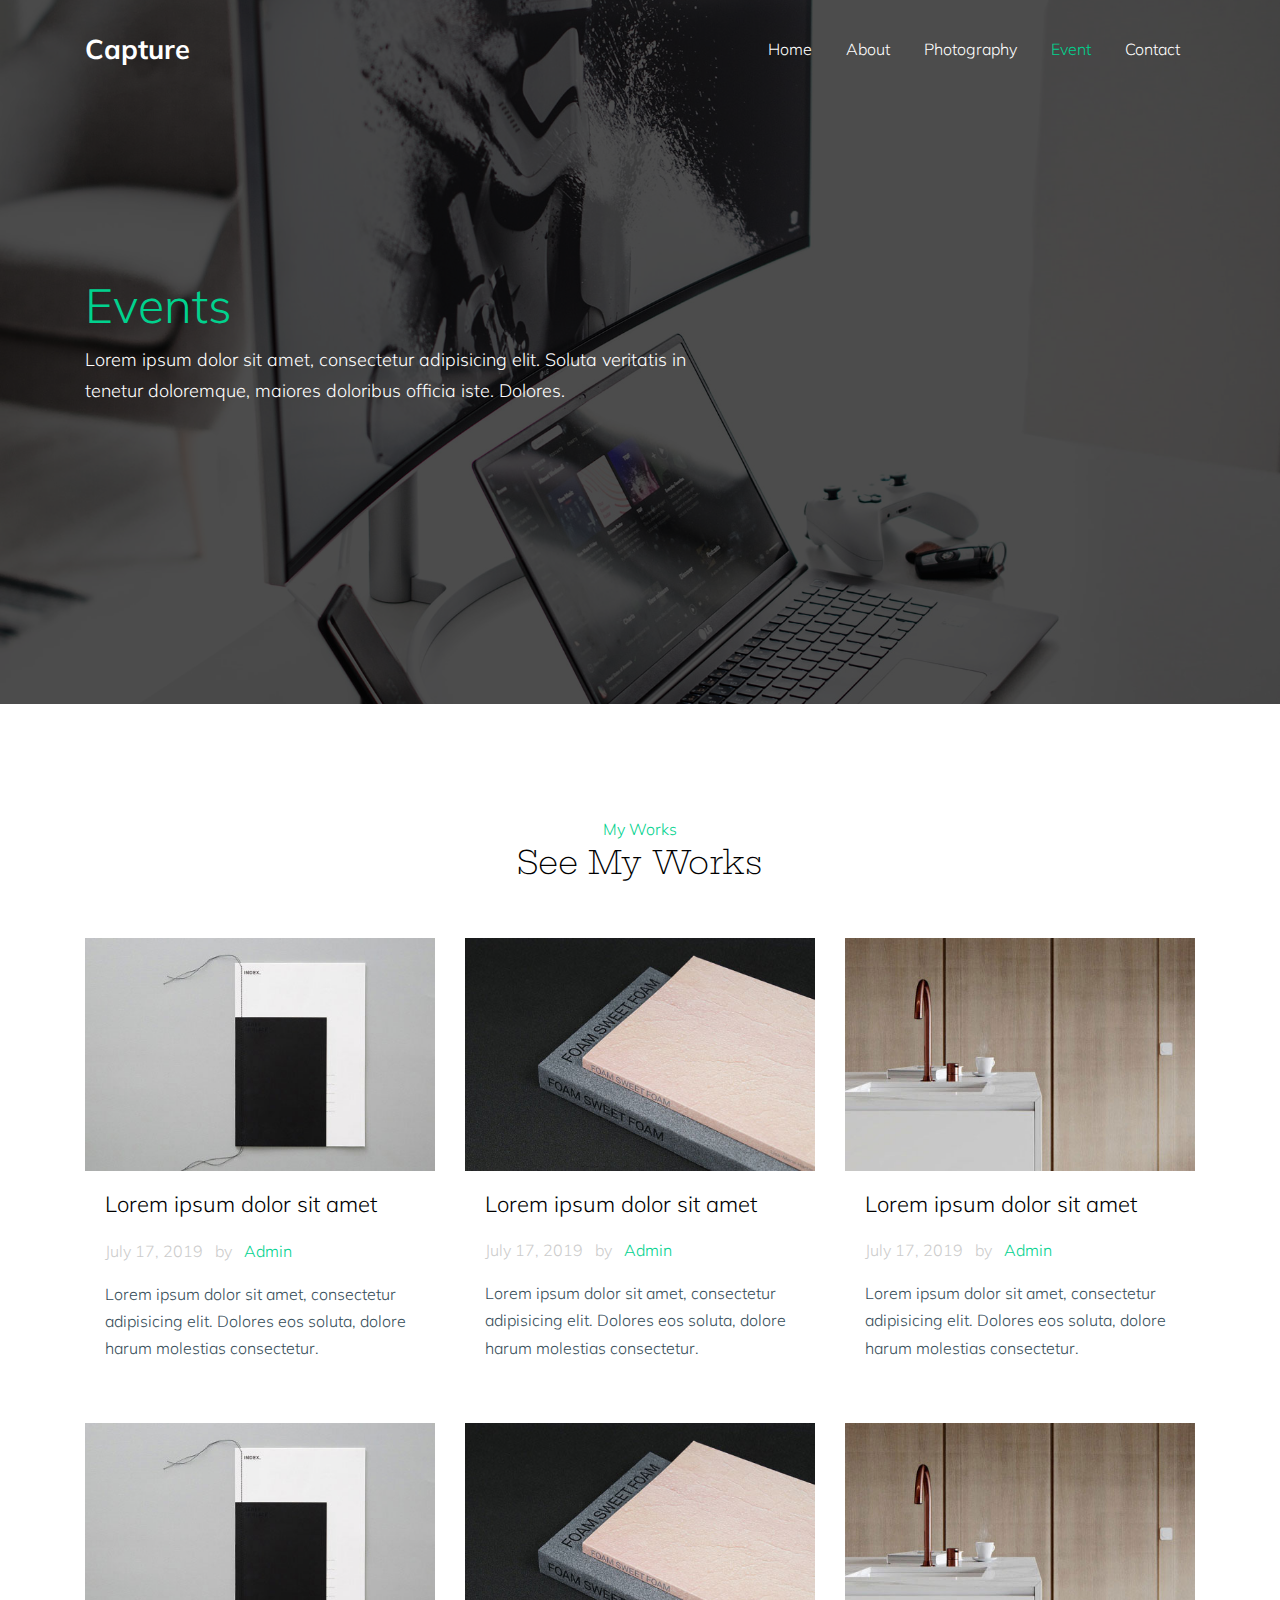
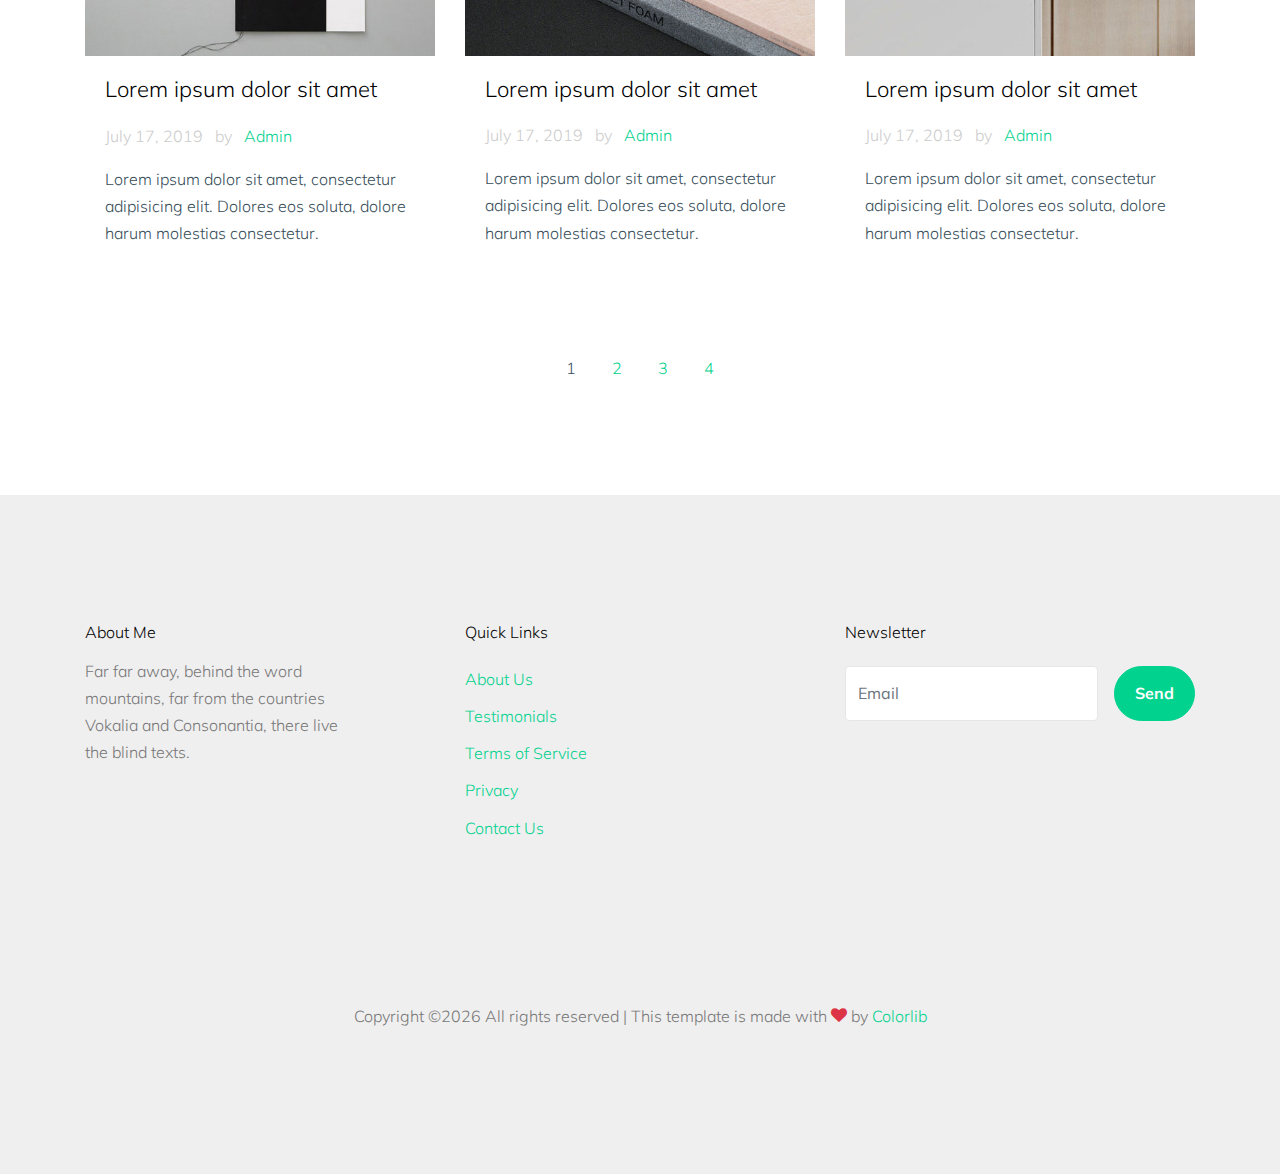
<file: blog.html>
<!doctype html>
<html lang="en">

  <head>
    <title>Capture &mdash; Website Template by Colorlib</title>
    <meta charset="utf-8">
    <meta name="viewport" content="width=device-width, initial-scale=1, shrink-to-fit=no">

    <link href="https://fonts.googleapis.com/css?family=Muli:400,700|Hepta+Slab:400,700&display=swap" rel="stylesheet">

    <link rel="stylesheet" href="fonts/icomoon/style.css">

    <link rel="stylesheet" href="css/bootstrap.min.css">
    <link rel="stylesheet" href="css/bootstrap-datepicker.css">
    <link rel="stylesheet" href="css/jquery.fancybox.min.css">
    <link rel="stylesheet" href="css/owl.carousel.min.css">
    <link rel="stylesheet" href="css/owl.theme.default.min.css">
    <link rel="stylesheet" href="fonts/flaticon/font/flaticon.css">
    <link rel="stylesheet" href="css/aos.css">

    <!-- MAIN CSS -->
    <link rel="stylesheet" href="css/style.css">

  </head>

  <body data-spy="scroll" data-target=".site-navbar-target" data-offset="300">

    
    <div class="site-wrap" id="home-section">

      <div class="site-mobile-menu site-navbar-target">
        <div class="site-mobile-menu-header">
          <div class="site-mobile-menu-close mt-3">
            <span class="icon-close2 js-menu-toggle"></span>
          </div>
        </div>
        <div class="site-mobile-menu-body"></div>
      </div>



      <header class="site-navbar site-navbar-target" role="banner">

        <div class="container">
          <div class="row align-items-center position-relative">

            <div class="col-3 ">
              <div class="site-logo">
                <a href="index.html" class="font-weight-bold">Capture</a>
              </div>
            </div>

            <div class="col-9  text-right">
              

              <span class="d-inline-block d-lg-none"><a href="#" class="text-white site-menu-toggle js-menu-toggle py-5 text-white"><span class="icon-menu h3 text-white"></span></a></span>

              

              <nav class="site-navigation text-right ml-auto d-none d-lg-block" role="navigation">
                <ul class="site-menu main-menu js-clone-nav ml-auto ">
                  <li><a href="index.html" class="nav-link">Home</a></li>
                  <li><a href="about.html" class="nav-link">About</a></li>
                  <li><a href="photography.html" class="nav-link">Photography</a></li>
                  <li class="active"><a href="blog.html" class="nav-link">Event</a></li>
                  <li><a href="contact.html" class="nav-link">Contact</a></li>
                </ul>
              </nav>
            </div>

            
          </div>
        </div>

      </header>

    <div class="ftco-blocks-cover-1">
      <div class="site-section-cover overlay" style="background-image: url('images/hero_1.jpg')">
        <div class="container">
          <div class="row align-items-center">
            <div class="col-md-7">
              <h1 class="mb-3 text-primary">Events</h1>
              <p>Lorem ipsum dolor sit amet, consectetur adipisicing elit. Soluta veritatis in tenetur doloremque, maiores doloribus officia iste. Dolores.</p>
            </div>
          </div>
        </div>
      </div>
    </div>


  
    

   <div class="site-section">
      <div class="container">

        <div class="row mb-5 ">
          <div class="col-md-7 text-center mx-auto">
            <span class="subtitle-39293">My Works</span>
            <h2 class="serif">See My Works</h2>
          </div>
        </div>
       
        <div class="row">
          <div class="col-lg-4 col-md-6 mb-4">
            <div class="post-entry-1 h-100">
              <a href="single.html">
                <img src="images/img_1.jpg" alt="Image"
                 class="img-fluid">
              </a>
              <div class="post-entry-1-contents">
                
                <h2><a href="single.html">Lorem ipsum dolor sit amet</a></h2>
                <span class="meta d-inline-block mb-3">July 17, 2019 <span class="mx-2">by</span> <a href="#">Admin</a></span>
                <p>Lorem ipsum dolor sit amet, consectetur adipisicing elit. Dolores eos soluta, dolore harum molestias consectetur.</p>
              </div>
            </div>
          </div>
          <div class="col-lg-4 col-md-6 mb-4">
            <div class="post-entry-1 h-100">
              <a href="single.html">
                <img src="images/img_2.jpg" alt="Image"
                 class="img-fluid">
              </a>
              <div class="post-entry-1-contents">
                
                <h2><a href="single.html">Lorem ipsum dolor sit amet</a></h2>
                <span class="meta d-inline-block mb-3">July 17, 2019 <span class="mx-2">by</span> <a href="#">Admin</a></span>
                <p>Lorem ipsum dolor sit amet, consectetur adipisicing elit. Dolores eos soluta, dolore harum molestias consectetur.</p>
              </div>
            </div>
          </div>

          <div class="col-lg-4 col-md-6 mb-4">
            <div class="post-entry-1 h-100">
              <a href="single.html">
                <img src="images/img_3.jpg" alt="Image"
                 class="img-fluid">
              </a>
              <div class="post-entry-1-contents">
                
                <h2><a href="single.html">Lorem ipsum dolor sit amet</a></h2>
                <span class="meta d-inline-block mb-3">July 17, 2019 <span class="mx-2">by</span> <a href="#">Admin</a></span>
                <p>Lorem ipsum dolor sit amet, consectetur adipisicing elit. Dolores eos soluta, dolore harum molestias consectetur.</p>
              </div>
            </div>
          </div>

          <div class="col-lg-4 col-md-6 mb-4">
            <div class="post-entry-1 h-100">
              <a href="single.html">
                <img src="images/img_1.jpg" alt="Image"
                 class="img-fluid">
              </a>
              <div class="post-entry-1-contents">
                
                <h2><a href="single.html">Lorem ipsum dolor sit amet</a></h2>
                <span class="meta d-inline-block mb-3">July 17, 2019 <span class="mx-2">by</span> <a href="#">Admin</a></span>
                <p>Lorem ipsum dolor sit amet, consectetur adipisicing elit. Dolores eos soluta, dolore harum molestias consectetur.</p>
              </div>
            </div>
          </div>
          <div class="col-lg-4 col-md-6 mb-4">
            <div class="post-entry-1 h-100">
              <a href="single.html">
                <img src="images/img_2.jpg" alt="Image"
                 class="img-fluid">
              </a>
              <div class="post-entry-1-contents">
                
                <h2><a href="single.html">Lorem ipsum dolor sit amet</a></h2>
                <span class="meta d-inline-block mb-3">July 17, 2019 <span class="mx-2">by</span> <a href="#">Admin</a></span>
                <p>Lorem ipsum dolor sit amet, consectetur adipisicing elit. Dolores eos soluta, dolore harum molestias consectetur.</p>
              </div>
            </div>
          </div>

          <div class="col-lg-4 col-md-6 mb-4">
            <div class="post-entry-1 h-100">
              <a href="single.html">
                <img src="images/img_3.jpg" alt="Image"
                 class="img-fluid">
              </a>
              <div class="post-entry-1-contents">
                
                <h2><a href="single.html">Lorem ipsum dolor sit amet</a></h2>
                <span class="meta d-inline-block mb-3">July 17, 2019 <span class="mx-2">by</span> <a href="#">Admin</a></span>
                <p>Lorem ipsum dolor sit amet, consectetur adipisicing elit. Dolores eos soluta, dolore harum molestias consectetur.</p>
              </div>
            </div>
          </div>

        </div>

        
        <div class="col-12 mt-5 text-center">
          <span class="p-3">1</span>
          <a href="#" class="p-3">2</a>
          <a href="#" class="p-3">3</a>
          <a href="#" class="p-3">4</a>
        </div>
        
      </div>
    </div> <!-- END .site-section -->
    
    

    <footer class="site-footer">
      <div class="container">
        <div class="row">
          <div class="col-lg-3">
            <h2 class="footer-heading mb-3">About Me</h2>
                <p>Far far away, behind the word mountains, far from the countries Vokalia and Consonantia, there live the blind texts. </p>
          </div>
          <div class="col-lg-8 ml-auto">
            <div class="row">
              <div class="col-lg-6 ml-auto">
                <h2 class="footer-heading mb-4">Quick Links</h2>
                <ul class="list-unstyled">
                  <li><a href="#">About Us</a></li>
                  <li><a href="#">Testimonials</a></li>
                  <li><a href="#">Terms of Service</a></li>
                  <li><a href="#">Privacy</a></li>
                  <li><a href="#">Contact Us</a></li>
                </ul>
              </div>
              <div class="col-lg-6">
                <h2 class="footer-heading mb-4">Newsletter</h2>
                <form action="#" class="d-flex" class="subscribe">
                  <input type="text" class="form-control mr-3" placeholder="Email">
                  <input type="submit" value="Send" class="btn btn-primary">
                </form>
              </div>
              
            </div>
          </div>
        </div>
        <div class="row pt-5 mt-5 text-center">
          <div class="col-md-12">
            <div class="border-top pt-5">
              <p>
            <!-- Link back to Colorlib can't be removed. Template is licensed under CC BY 3.0. -->
            Copyright &copy;<script>document.write(new Date().getFullYear());</script> All rights reserved | This template is made with <i class="icon-heart text-danger" aria-hidden="true"></i> by <a href="https://colorlib.com" target="_blank" >Colorlib</a>
            <!-- Link back to Colorlib can't be removed. Template is licensed under CC BY 3.0. -->
            </p>
            </div>
          </div>

        </div>
      </div>
    </footer>

    </div>

    <script src="js/jquery-3.3.1.min.js"></script>
    <script src="js/jquery-migrate-3.0.0.js"></script>
    <script src="js/popper.min.js"></script>
    <script src="js/bootstrap.min.js"></script>
    <script src="js/owl.carousel.min.js"></script>
    <script src="js/jquery.sticky.js"></script>
    <script src="js/jquery.waypoints.min.js"></script>
    <script src="js/jquery.animateNumber.min.js"></script>
    <script src="js/jquery.fancybox.min.js"></script>
    <script src="js/jquery.stellar.min.js"></script>
    <script src="js/jquery.easing.1.3.js"></script>
    <script src="js/bootstrap-datepicker.min.js"></script>
    <script src="js/isotope.pkgd.min.js"></script>
    <script src="js/aos.js"></script>

    <script src="js/main.js"></script>

  </body>

</html>
</file>
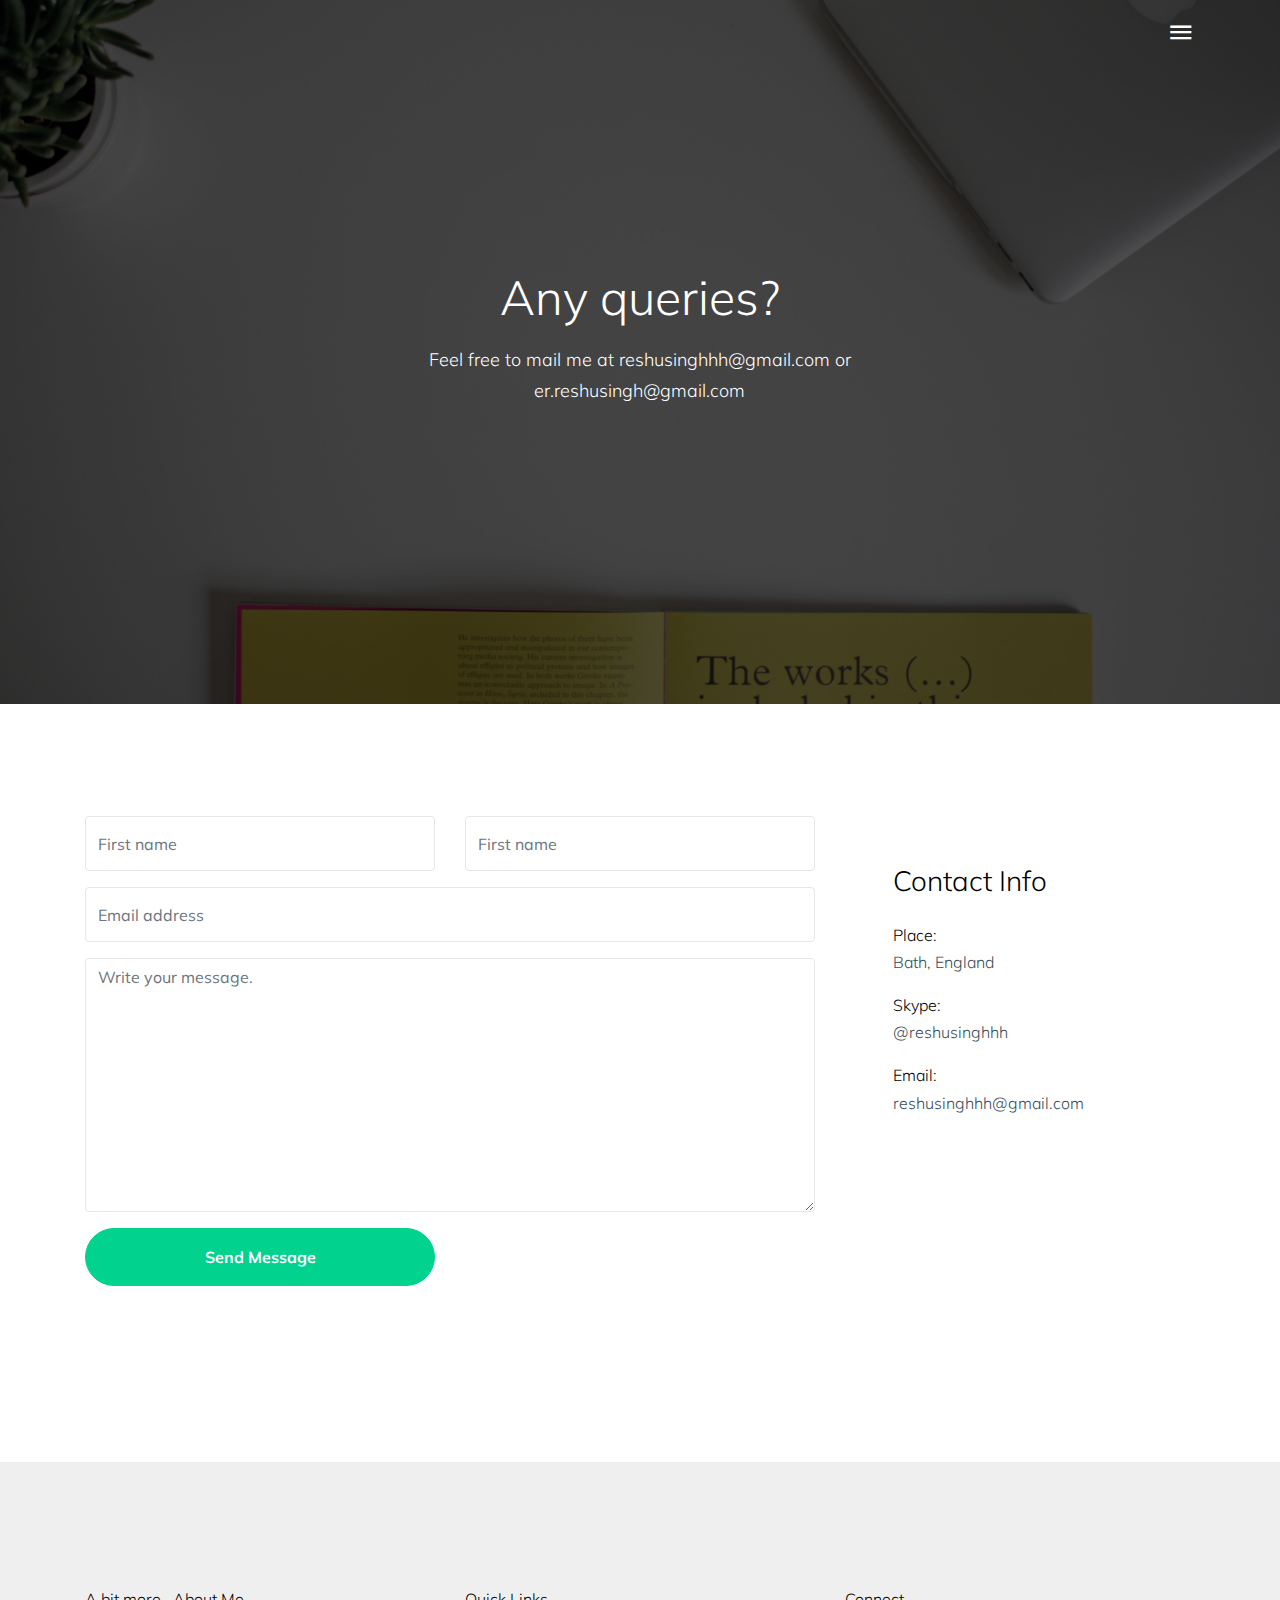
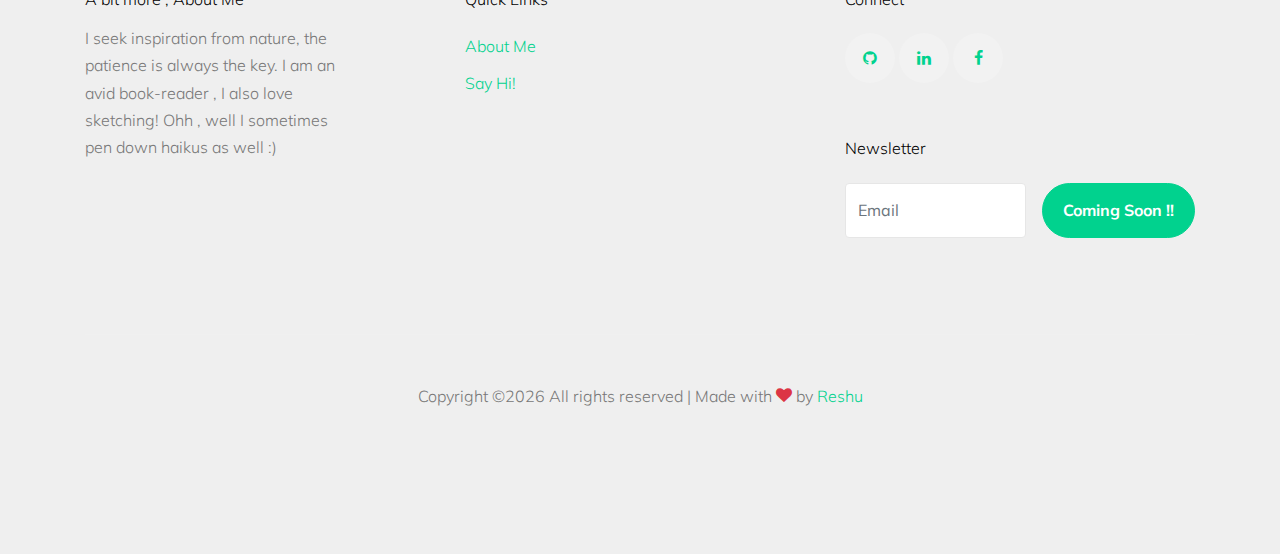
<file: contact.html>
<!doctype html>
<html lang="en">

  <head>
    <title>Reshu's Contact info</title>
    <meta charset="utf-8">
    <meta name="viewport" content="width=device-width, initial-scale=1, shrink-to-fit=no">

    <link href="https://fonts.googleapis.com/css?family=Muli:400,700" rel="stylesheet">

    <link rel="stylesheet" href="fonts/icomoon/style.css">

    <link rel="stylesheet" href="css/bootstrap.min.css">
    <link rel="stylesheet" href="css/bootstrap-datepicker.css">
    <link rel="stylesheet" href="css/jquery.fancybox.min.css">
    <link rel="stylesheet" href="css/owl.carousel.min.css">
    <link rel="stylesheet" href="css/owl.theme.default.min.css">
    <link rel="stylesheet" href="fonts/flaticon/font/flaticon.css">
    <link rel="stylesheet" href="css/aos.css">

    <!-- MAIN CSS -->
    <link rel="stylesheet" href="css/style.css">

  </head>

  <body data-spy="scroll" data-target=".site-navbar-target" data-offset="300">

    
    <div class="site-wrap" id="home-section">

      <div class="site-mobile-menu site-navbar-target">
        <div class="site-mobile-menu-header">
          <div class="site-mobile-menu-close mt-3">
            <span class="icon-close2 js-menu-toggle"></span>
          </div>
        </div>
        <div class="site-mobile-menu-body"></div>
      </div>



      <header class="site-navbar site-navbar-target" role="banner">

        <div class="container">
          <div class="row align-items-center position-relative">

            <div class="col-3 ">
              <div class="site-logo">
                <a href="index.html" class="font-weight-bold"></a>
              </div>
            </div>

            <div class="col-9  text-right">
              

              <span class="d-inline-block d-lg-block"><a href="#" class="text-white site-menu-toggle js-menu-toggle py-5 text-white"><span class="icon-menu h3 text-white"></span></a></span>

              

            
              <nav class="site-navigation text-right ml-auto d-none d-lg-none" role="navigation">
                <ul class="site-menu main-menu js-clone-nav ml-auto ">
                  <li><a href="index.html" class="nav-link">Home</a></li>
                  <!--li><a href="about.html" class="nav-link">About</a></li-->
                  <li><a href="work.html" class="nav-link">Projects</a></li>
                  <li><a href="experience.html" class="nav-link">Experience</a></li>

                  <li><a href="achievements.html" class="nav-link">Achievements</a></li>
                  <li><a href="journal.html" class="nav-link">Journal</a></li>
                 <li><a href="gallery.html" class="nav-link">Gallery</a></li>

                  <li class="active"><a href="contact.html" class="nav-link">Contact</a></li>
                </ul>
              </nav>
              </div>

            
          </div>
        </div>

      </header>

    <div class="ftco-blocks-cover-1">
      <div class="site-section-cover overlay" style="background-image: url('images/bg1.jpg')">
        <div class="container">
          <div class="row align-items-center justify-content-center">
            <div class="col-md-7 text-center">
              <h1 class="mb-4 text-white">Any queries?</h1>
              <p class="mb-4">Feel free to mail me at reshusinghhh@gmail.com or er.reshusingh@gmail.com </p>
            </div>
          </div>
        </div>
      </div>
    </div>


  
    

   <div class="site-section">
      <div class="container">

        
       
        <div class="row">
          <div class="col-lg-8 mb-5" >
            <form action="#" method="post">
              <div class="form-group row">
                <div class="col-md-6 mb-4 mb-lg-0">
                  <input type="text" class="form-control" placeholder="First name">
                </div>
                <div class="col-md-6">
                  <input type="text" class="form-control" placeholder="First name">
                </div>
              </div>

              <div class="form-group row">
                <div class="col-md-12">
                  <input type="text" class="form-control" placeholder="Email address">
                </div>
              </div>

              <div class="form-group row">
                <div class="col-md-12">
                  <textarea name="" id="" class="form-control" placeholder="Write your message." cols="30" rows="10"></textarea>
                </div>
              </div>
              <div class="form-group row">
                <div class="col-md-6 mr-auto">
                  <input type="submit" class="btn btn-block btn-primary text-white py-3 px-5" value="Send Message">
                </div>
              </div>
            </form>
          </div>
          <div class="col-lg-4 ml-auto">
            <div class="bg-white p-3 p-md-5">
              <h3 class="text-black mb-4">Contact Info</h3>
              <ul class="list-unstyled footer-link">
                <li class="d-block mb-3">
                  <span class="d-block text-black">Place:</span>
                  <span>Bath, England</span></li>
                <li class="d-block mb-3"><span class="d-block text-black">Skype:</span><span>@reshusinghhh</span></li>
                <li class="d-block mb-3"><span class="d-block text-black">Email:</span><span>reshusinghhh@gmail.com</span></li>
              </ul>
            </div>
          </div>
        </div>
        
      </div>
    </div> <!-- END .site-section -->
    
        <footer class="site-footer">
      <div class="container">
        <div class="row">
          <div class="col-lg-3">
            <h2 class="footer-heading mb-3">A bit more , About Me</h2>
              <p>I seek inspiration from nature, the patience is always the key. I am an avid book-reader , I also love sketching! Ohh , well I sometimes pen down haikus as well :)</p>

          </div>
          <div class="col-lg-8 ml-auto">
            <div class="row">
              <div class="col-lg-6 ml-auto">
                <h2 class="footer-heading mb-4">Quick Links</h2>
                <ul class="list-unstyled">
                  <li><a href="index.html">About Me</a></li>
                  
                  
                 
                  <li><a href="https://www.linkedin.com/in/reshu-ai/">Say Hi!</a></li>
                </ul>
              </div>
              <div class="col-lg-6">
                <h2 class="footer-heading mb-4">Connect</h2>
                <div class="social_29128 white mb-5">
                  <a href="https://github.com/sreshu"><span class="icon-github"></span></a>   
                  <a href="https://www.linkedin.com/in/reshu-ai/"><span class="icon-linkedin"></span></a>
                  <a href="https://www.instagram.com/hey.reshu"><span class="icon-facebook"></span></a>    
                  <!-- <a href="https://twitter.com/sreshu_"><span class="icon-twitter"></span></a>   -->
                 </div>
                <h2 class="footer-heading mb-4">Newsletter</h2>
                <form action="#" class="d-flex" class="subscribe">
                  <input type="text" class="form-control mr-3" placeholder="Email">
                  <input type="submit" value="Coming Soon !!" class="btn btn-primary">
                </form>
              </div>
              
            </div>
          </div>
        </div>
        <div class="row pt-5 mt-5 text-center">
          <div class="col-md-12">
            <div class="border-top pt-5">
              <p>
            <!-- Link back to Colorlib can't be removed. Template is licensed under CC BY 3.0. -->
            Copyright &copy;<script>document.write(new Date().getFullYear());</script> All rights reserved | Made with <i class="icon-heart text-danger" aria-hidden="true"></i> by <a href="https://www.instagram.com/hey.reshu" target="_blank" >Reshu</a>
            <!-- Link back to Colorlib can't be removed. Template is licensed under CC BY 3.0. -->
            </p>
            </div>
          </div>

        </div>
      </div>
    </footer>

    </div>



    <script src="js/jquery-3.3.1.min.js"></script>
    <script src="js/jquery-migrate-3.0.0.js"></script>
    <script src="js/popper.min.js"></script>
    <script src="js/bootstrap.min.js"></script>
    <script src="js/owl.carousel.min.js"></script>
    <script src="js/jquery.sticky.js"></script>
    <script src="js/jquery.waypoints.min.js"></script>
    <script src="js/jquery.animateNumber.min.js"></script>
    <script src="js/jquery.fancybox.min.js"></script>
    <script src="js/jquery.stellar.min.js"></script>
    <script src="js/jquery.easing.1.3.js"></script>
    <script src="js/bootstrap-datepicker.min.js"></script>
    <script src="js/isotope.pkgd.min.js"></script>
    <script src="js/aos.js"></script>

    <script src="js/main.js"></script>

  </body>

</html>
</file>
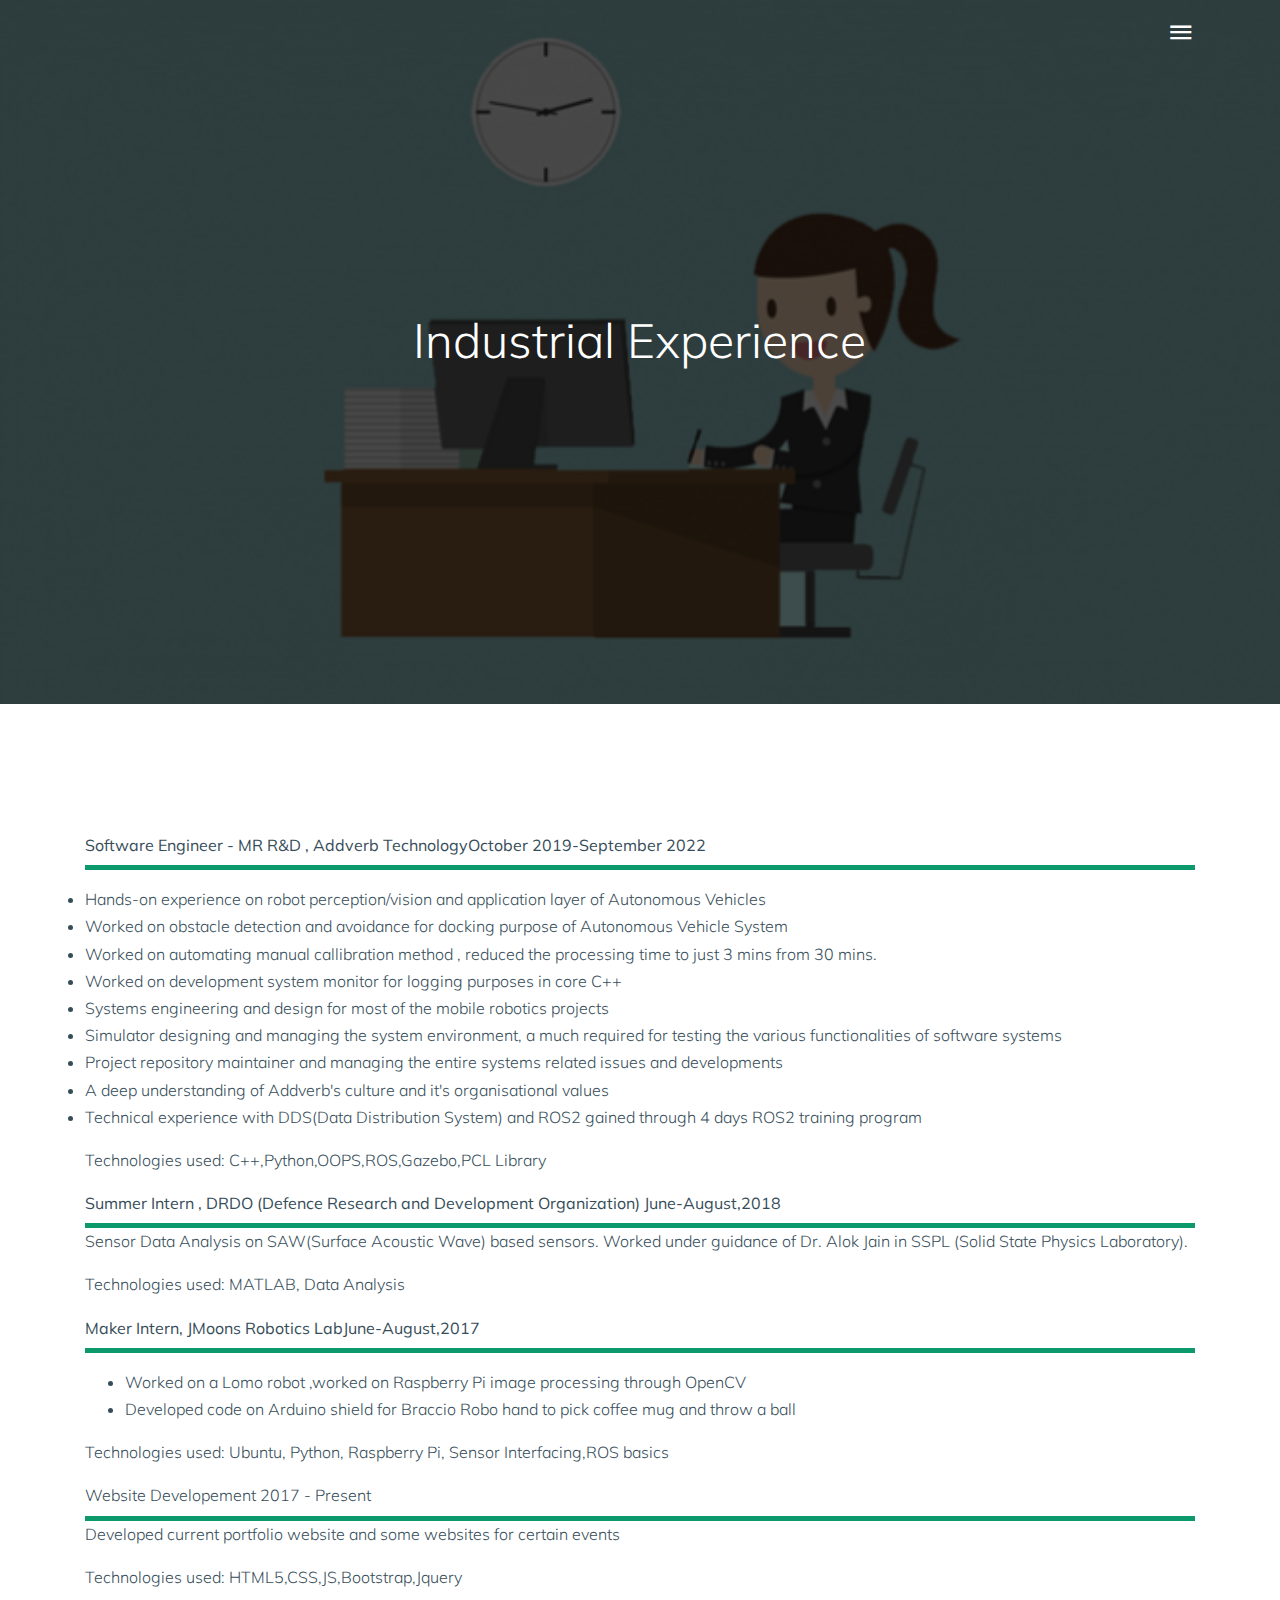
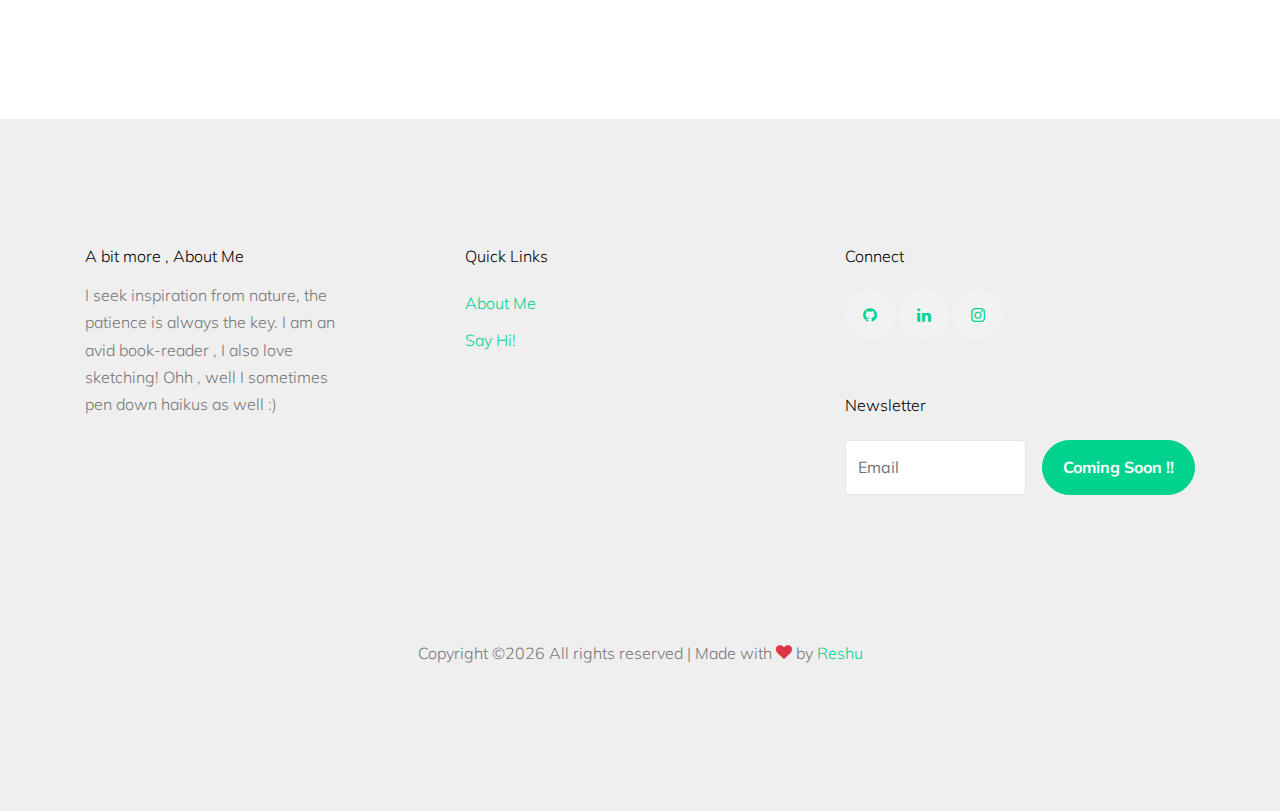
<file: experience.html>
<!doctype html>
<html lang="en">

  <head>
    <title>Reshu's Experience</title>
    <meta charset="utf-8">
    <meta name="viewport" content="width=device-width, initial-scale=1, shrink-to-fit=no">

    <link href="https://fonts.googleapis.com/css?family=Muli:400,700" rel="stylesheet">

    <link rel="stylesheet" href="fonts/icomoon/style.css">

    <link rel="stylesheet" href="css/bootstrap.min.css">
    <link rel="stylesheet" href="css/bootstrap-datepicker.css">
    <link rel="stylesheet" href="css/jquery.fancybox.min.css">
    <link rel="stylesheet" href="css/owl.carousel.min.css">
    <link rel="stylesheet" href="css/owl.theme.default.min.css">
    <link rel="stylesheet" href="fonts/flaticon/font/flaticon.css">
    <link rel="stylesheet" href="css/aos.css">

    <!-- MAIN CSS -->
    <link rel="stylesheet" href="css/style.css">

  </head>

  <body data-spy="scroll" data-target=".site-navbar-target" data-offset="300">

    
    <div class="site-wrap" id="home-section">

      <div class="site-mobile-menu site-navbar-target">
        <div class="site-mobile-menu-header">
          <div class="site-mobile-menu-close mt-3">
            <span class="icon-close2 js-menu-toggle"></span>
          </div>
        </div>
        <div class="site-mobile-menu-body"></div>
      </div>



      <header class="site-navbar site-navbar-target" role="banner">

        <div class="container">
          <div class="row align-items-center position-relative">

            <div class="col-3 ">
              <div class="site-logo">
                <a href="index.html" class="font-weight-bold"></a>
              </div>
            </div>

            <div class="col-9  text-right">
              

              <span class="d-inline-block d-lg-block"><a href="#" class="text-white site-menu-toggle js-menu-toggle py-5 text-white"><span class="icon-menu h3 text-white"></span></a></span>

              

              <nav class="site-navigation text-right ml-auto d-none d-lg-none" role="navigation">
                <ul class="site-menu main-menu js-clone-nav ml-auto ">
                  <li><a href="index.html" class="nav-link">Home</a></li>
                  <!--li><a href="about.html" class="nav-link">About</a></li-->
                  <li><a href="work.html" class="nav-link">Projects</a></li>
                  <li><a href="experience.html" class="nav-link">Experience</a></li>

                  <li><a href="achievements.html" class="nav-link">Achievements</a></li>
                  <li><a href="journal.html" class="nav-link">Journal</a></li>
                 <li><a href="gallery.html" class="nav-link">Gallery</a></li>

                  <li class="active"><a href="contact.html" class="nav-link">Contact</a></li>
                </ul>
              </nav>
            </div>

            
          </div>
        </div>

      </header>

    <div class="ftco-blocks-cover-1">
      <div class="site-section-cover overlay" style="background-image: url('images/workexp.png')">
        <div class="container">
          <div class="row align-items-center justify-content-center">
            <div class="col-md-7 text-center">
              <h1 class="mb-4 text-white">Industrial Experience</h1>
              <p class="mb-4"></p>
            </div>
          </div>
        </div>
      </div>
    </div>


  
    

   <div class="site-section">
      <div class="container">

      <p class="lead content-kg">
                
            </p>

            <div class="content">
                <p class="content-header"><strong>Software Engineer - MR R&D , Addverb Technology<span class="indent-right">October 2019-September 2022</span></strong></p>
                <div style="width: 100%; height: 5px; background: #0c996c; margin-top: -10px; overflow: hidden;"></div>
                <div class="indent-content">
                    <p>

<li> Hands-on experience on robot perception/vision and application layer of Autonomous Vehicles
<li>Worked on obstacle detection and avoidance for docking purpose of Autonomous Vehicle System
<li> Worked on automating manual callibration method , reduced the processing time to just 3 mins from 30 mins.
<li> Worked on development system monitor for logging purposes in core C++
<li> Systems engineering and design for most of the mobile robotics projects
<li> Simulator designing and managing the system environment, a much required for testing the various functionalities of software systems
<li> Project repository maintainer and managing the entire systems related issues and developments
<li> A deep understanding of Addverb's culture and it's organisational values
<li>Technical experience with DDS(Data Distribution System) and ROS2 gained through 4 days ROS2 training program



                    </p>

                    <p> Technologies used: C++,Python,OOPS,ROS,Gazebo,PCL Library</p>

                    
                </div>

            <div class="content">
                <p class="content-header"><strong>Summer Intern , DRDO (Defence Research and Development Organization)<span class="indent-right"> June-August,2018</span></strong></p>
                <div style="width: 100%; height: 5px; background: #0c996c; margin-top: -10px; overflow: hidden;"></div>
                <div class="indent-content">
                    <p>
                   Sensor Data Analysis on SAW(Surface Acoustic Wave) based sensors. Worked under guidance of Dr. Alok Jain in SSPL (Solid State Physics Laboratory).</p>
                    </p>

                    <p> Technologies used: MATLAB, Data Analysis </p>

                    
                </div>
                <p class="content-header"><strong>Maker Intern, JMoons Robotics Lab<span class="indent-right">June-August,2017</span></strong></p>
                <div style="width: 100%; height: 5px; background: #0c996c; margin-top: -10px; overflow: hidden;"></div>
                <div class="indent-content">
                    <p>
                    <ul>
                    <li>Worked on a Lomo robot ,worked on Raspberry Pi image processing through OpenCV
                    <li>Developed code on Arduino shield for Braccio Robo hand to pick coffee mug and throw a ball 
                    </ul>

                    </p>
                    <p> Technologies used: Ubuntu, Python, Raspberry Pi, Sensor Interfacing,ROS basics </p>
                    
                </div>
                
                <p class="content-header">Website Developement <span class="indent-right">2017 - Present</span></p>
                <div style="width: 100%; height: 5px; background: #0c996c; margin-top: -10px; overflow: hidden;"></div>
                <div class="indent-content">
                    <p>Developed current portfolio website and some websites for certain events 
                    </p>
                     <p> Technologies used: HTML5,CSS,JS,Bootstrap,Jquery</p>

                </div>
                
            </div>
        </div>
    </div>

    <script src="//code.jquery.com/jquery-2.1.3.min.js"></script>

    </div>
    </div>
    
        <footer class="site-footer">
      <div class="container">
        <div class="row">
          <div class="col-lg-3">
            <h2 class="footer-heading mb-3">A bit more , About Me</h2>
              <p>I seek inspiration from nature, the patience is always the key. I am an avid book-reader , I also love sketching! Ohh , well I sometimes pen down haikus as well :)</p>

          </div>
          <div class="col-lg-8 ml-auto">
            <div class="row">
              <div class="col-lg-6 ml-auto">
                <h2 class="footer-heading mb-4">Quick Links</h2>
                <ul class="list-unstyled">
                  <li><a href="index.html">About Me</a></li>
                  
                  
                 
                  <li><a href="https://www.linkedin.com/in/reshu-ai/">Say Hi!</a></li>
                </ul>
              </div>
              <div class="col-lg-6">
                <h2 class="footer-heading mb-4">Connect</h2>
                <div class="social_29128 white mb-5">
                  <a href="https://github.com/sreshu"><span class="icon-github"></span></a>   
                  <a href="https://www.linkedin.com/in/reshu-ai/"><span class="icon-linkedin"></span></a>
                  <a href="https://www.instagram.com/hey.reshu"><span class="icon-instagram"></span></a>    
                  <!-- <a href="https://twitter.com/sreshu_"><span class="icon-twitter"></span></a>   -->
                 </div>
                <h2 class="footer-heading mb-4">Newsletter</h2>
                <form action="#" class="d-flex" class="subscribe">
                  <input type="text" class="form-control mr-3" placeholder="Email">
                  <input type="submit" value="Coming Soon !!" class="btn btn-primary">
                </form>
              </div>
              
            </div>
          </div>
        </div>
        <div class="row pt-5 mt-5 text-center">
          <div class="col-md-12">
            <div class="border-top pt-5">
              <p>
            <!-- Link back to Colorlib can't be removed. Template is licensed under CC BY 3.0. -->
            Copyright &copy;<script>document.write(new Date().getFullYear());</script> All rights reserved | Made with <i class="icon-heart text-danger" aria-hidden="true"></i> by <a href="https://www.instagram.com/hey.reshu" target="_blank" >Reshu</a>
            <!-- Link back to Colorlib can't be removed. Template is licensed under CC BY 3.0. -->
            </p>
            </div>
          </div>

        </div>
      </div>
    </footer>

    </div>



    <script src="js/jquery-3.3.1.min.js"></script>
    <script src="js/jquery-migrate-3.0.0.js"></script>
    <script src="js/popper.min.js"></script>
    <script src="js/bootstrap.min.js"></script>
    <script src="js/owl.carousel.min.js"></script>
    <script src="js/jquery.sticky.js"></script>
    <script src="js/jquery.waypoints.min.js"></script>
    <script src="js/jquery.animateNumber.min.js"></script>
    <script src="js/jquery.fancybox.min.js"></script>
    <script src="js/jquery.stellar.min.js"></script>
    <script src="js/jquery.easing.1.3.js"></script>
    <script src="js/bootstrap-datepicker.min.js"></script>
    <script src="js/isotope.pkgd.min.js"></script>
    <script src="js/aos.js"></script>

    <script src="js/main.js"></script>

  </body>

</html>
</file>
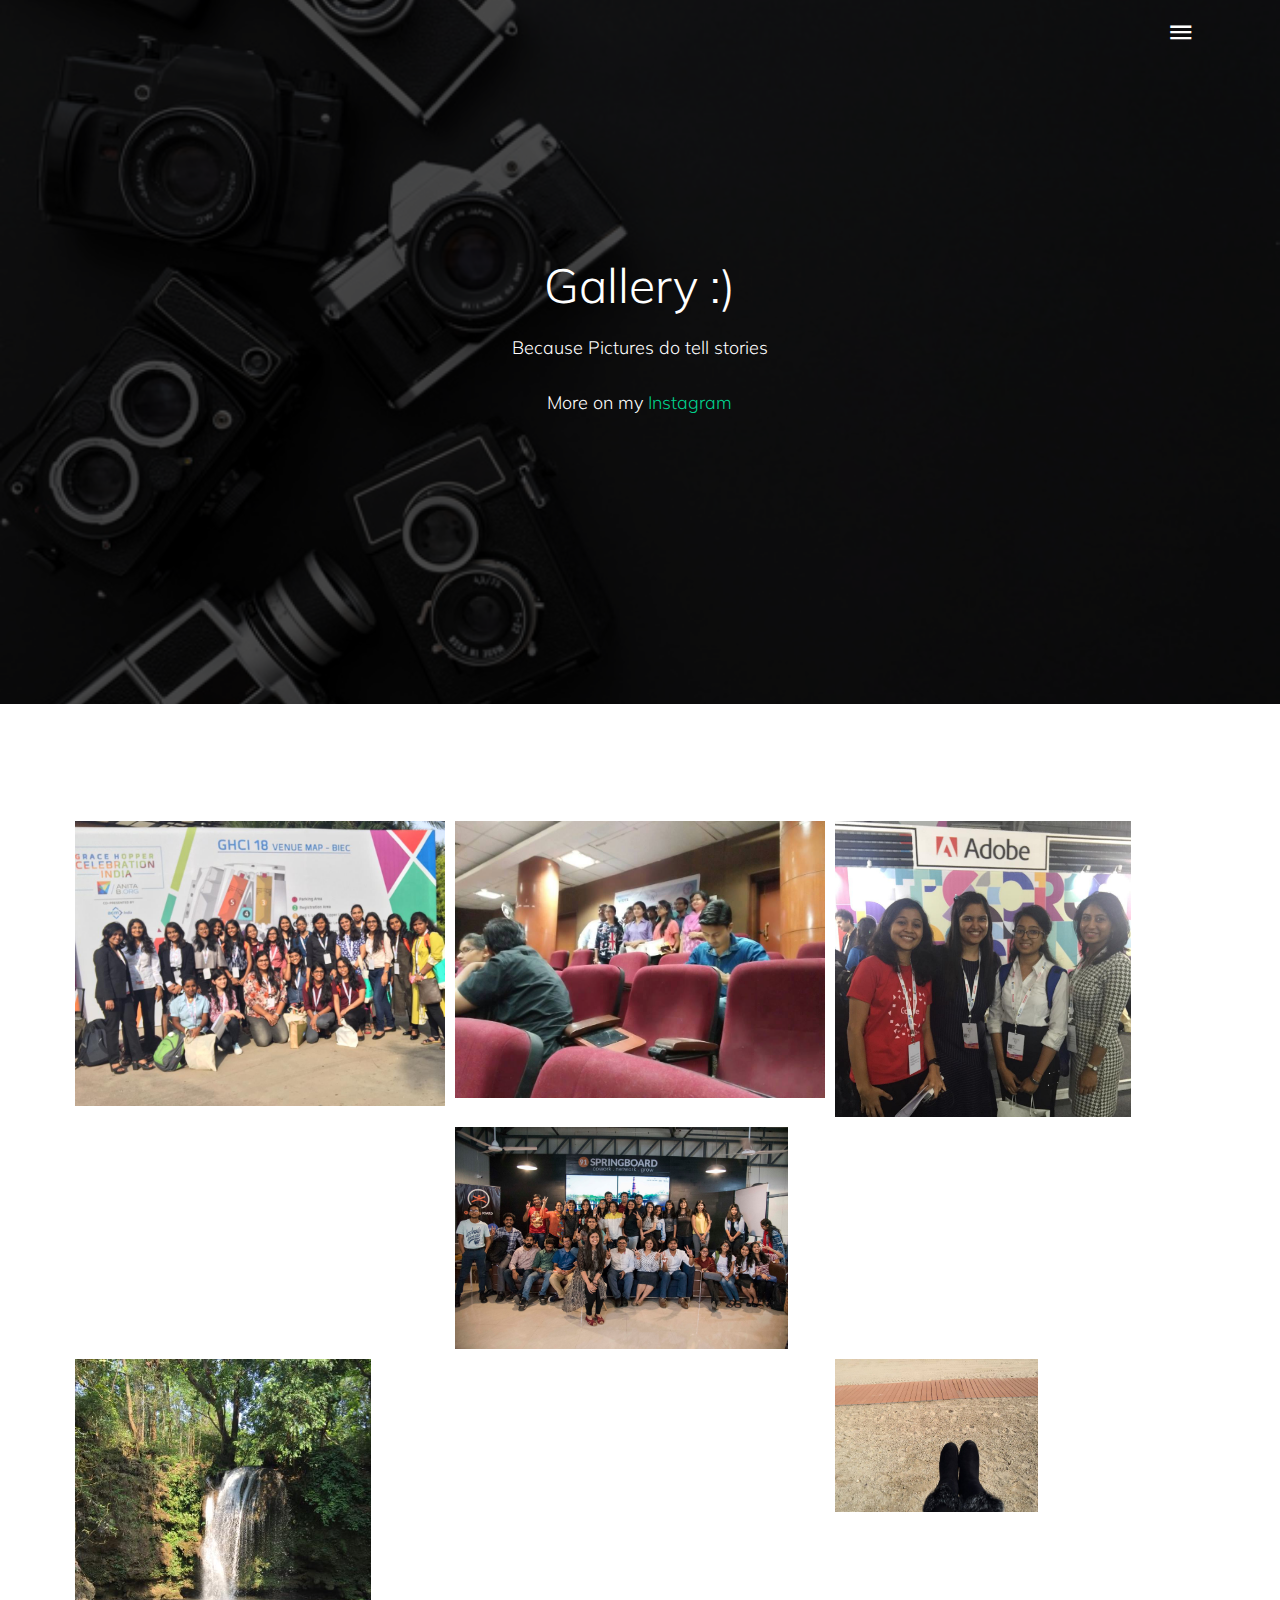
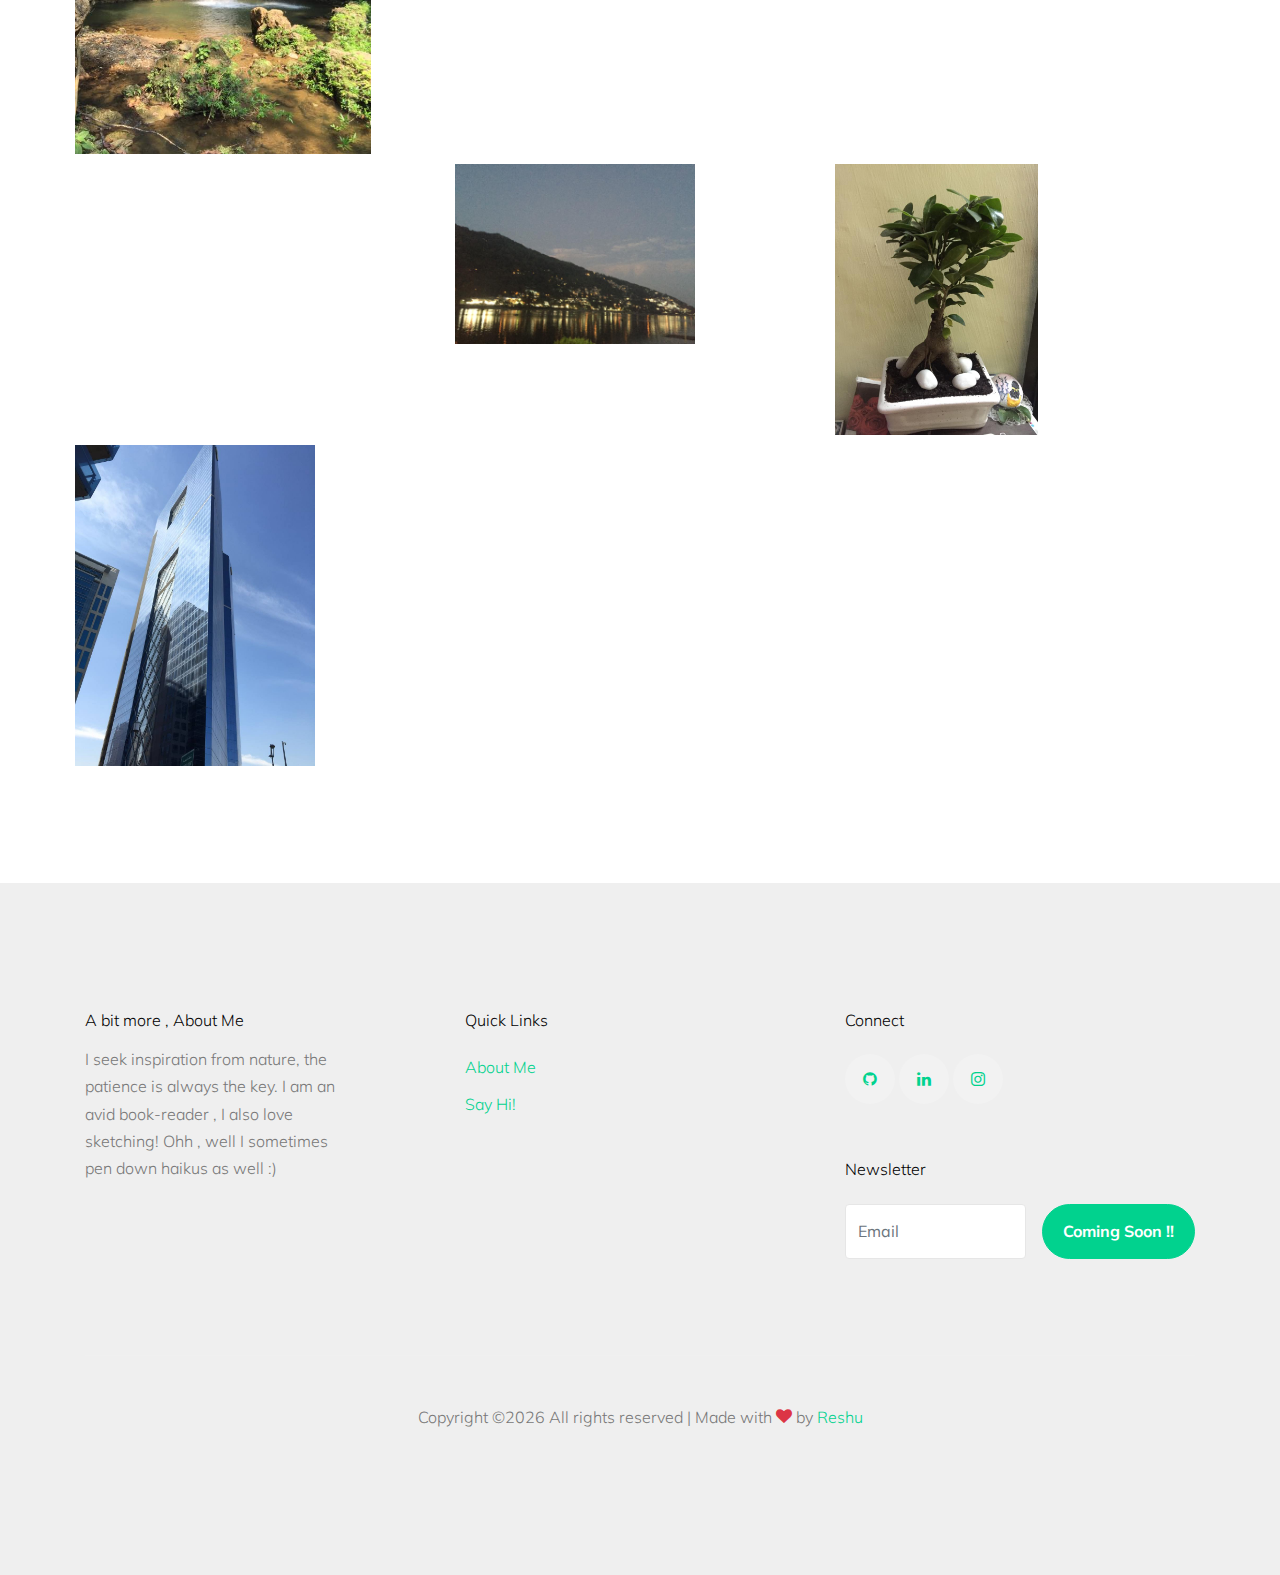
<file: gallery.html>
<!doctype html>
<html lang="en">

  <head>
    <title>Reshu's Gallery</title>
    <meta charset="utf-8">
    <meta name="viewport" content="width=device-width, initial-scale=1, shrink-to-fit=no">

    <link href="https://fonts.googleapis.com/css?family=Muli:400,700" rel="stylesheet">

    <link rel="stylesheet" href="fonts/icomoon/style.css">

    <link rel="stylesheet" href="css/bootstrap.min.css">
    <link rel="stylesheet" href="css/bootstrap-datepicker.css">
    <link rel="stylesheet" href="css/jquery.fancybox.min.css">
    <link rel="stylesheet" href="css/owl.carousel.min.css">
    <link rel="stylesheet" href="css/owl.theme.default.min.css">
    <link rel="stylesheet" href="fonts/flaticon/font/flaticon.css">
    <link rel="stylesheet" href="css/aos.css">

    <!-- MAIN CSS -->
    <link rel="stylesheet" href="css/style.css">

  </head>

  <body data-spy="scroll" data-target=".site-navbar-target" data-offset="300">

    
    <div class="site-wrap" id="home-section">

      <div class="site-mobile-menu site-navbar-target">
        <div class="site-mobile-menu-header">
          <div class="site-mobile-menu-close mt-3">
            <span class="icon-close2 js-menu-toggle"></span>
          </div>
        </div>
        <div class="site-mobile-menu-body"></div>
      </div>



      <header class="site-navbar site-navbar-target" role="banner">

        <div class="container">
          <div class="row align-items-center position-relative">

            <div class="col-3 ">
              <div class="site-logo">
                <a href="index.html" class="font-weight-bold"></a>
              </div>
            </div>

            <div class="col-9  text-right">
              

              <span class="d-inline-block d-lg-block"><a href="#" class="text-white site-menu-toggle js-menu-toggle py-5 text-white"><span class="icon-menu h3 text-white"></span></a></span>

              

             
              <nav class="site-navigation text-right ml-auto d-none d-lg-none" role="navigation">
                <ul class="site-menu main-menu js-clone-nav ml-auto ">
                  <li><a href="index.html" class="nav-link">Home</a></li>
                  <!--li><a href="about.html" class="nav-link">About</a></li-->
                  <li><a href="work.html" class="nav-link">Projects</a></li>
                  <li><a href="experience.html" class="nav-link">Experience</a></li>

                  <li><a href="achievements.html" class="nav-link">Achievements</a></li>
                  <li><a href="journal.html" class="nav-link">Journal</a></li>
                 <li><a href="gallery.html" class="nav-link">Gallery</a></li>

                  <li class="active"><a href="contact.html" class="nav-link">Contact</a></li>
                </ul>
              </nav>
            </div>

            
          </div>
        </div>

      </header>

    <div class="ftco-blocks-cover-1">
      <div class="site-section-cover overlay" style="background-image: url('images/cam.jpg')">
        <div class="container">
          <div class="row align-items-center justify-content-center">
            <div class="col-md-7 text-center">
              <h1 class="mb-4 text-white">Gallery  :)</h1>
              <p class="mb-4">Because Pictures do tell stories</p>
              <!-- <p class="mb-4">More on </p> -->
              <p class="mb-4">More on my <a href="https://www.instagram.com/hey.reshu/">Instagram</a></p>
            </div>
          </div>
        </div>
      </div>
    </div>


  
    

   <div class="site-section">
      <div class="container">
     <style>https://www.w3schools.com/howto/img_snow.jpg
* {
  box-sizing: border-box;
}

.column {
  float: left;
  width: 33.33%;
  padding: 5px;
}

/* Clearfix (clear floats) */
.row::after {
  content: "";
  clear: both;
  display: table;
}

/* Responsive layout - makes the three columns stack on top of each other instead of next to each other */
@media screen and (max-width: 500px) {
  .column {
    width: 100%;
  }
}
</style>
</head>
<body>



   <div class="row">
  <div class="column">
    <img src="images/ghci.jpg" alt="bg1" style="width:100%">
  </div>
  <div class="column">
    <img src="images/ideathon.jpg" alt="bg" style="width:100%">
  </div>
  <div class="column">
    <img src="images/ghc1.jpg" alt="bg3" style="width:80%">
  </div>
<div class="column">
    
  </div>
<div class="column">
    <img src="images/leanin.jpg" alt="bg3" style="width:90%">
  </div>
<div class="column">
    
  </div>
<div class="column">
    <img src="images/fall.jpeg" alt="bg3" style="width:80%">
  </div>

<div class="column">
    
  </div>
<div class="column">
    <img src="images/sand.jpg" alt="bg3" style="width:55%">
  </div>
<div class="column">

  </div>
<div class="column">
    <img src="images/hill.jpeg" alt="bg3" style="width:65%">
  </div>
<div class="column">
    <img src="images/littletree.jpeg" alt="bg3" style="width:55%">
  </div>
<!-- <div class="column">
    <img src="images/ea.jpeg" alt="bg3" style="width:55%">
  </div> -->
<div class="column">
    <img src="images/arch.jpg" alt="bg3" style="width:65%">
  </div>
<div class="column">
    
  </div>



</div>

    
</div>

     
        
    </div>

    <script src="//code.jquery.com/jquery-2.1.3.min.js"></script>

    </div>
    </div>
    
        <footer class="site-footer">
      <div class="container">
        <div class="row">
          <div class="col-lg-3">
            <h2 class="footer-heading mb-3">A bit more , About Me</h2>
              <p>I seek inspiration from nature, the patience is always the key. I am an avid book-reader , I also love sketching! Ohh , well I sometimes pen down haikus as well :)</p>

          </div>
          <div class="col-lg-8 ml-auto">
            <div class="row">
              <div class="col-lg-6 ml-auto">
                <h2 class="footer-heading mb-4">Quick Links</h2>
                <ul class="list-unstyled">
                  <li><a href="index.html">About Me</a></li>
                  
                  
                 
                  <li><a href="https://www.linkedin.com/in/reshu-ai/">Say Hi!</a></li>
                </ul>
              </div>
              <div class="col-lg-6">
                <h2 class="footer-heading mb-4">Connect</h2>
                <div class="social_29128 white mb-5">
                  <a href="https://github.com/sreshu"><span class="icon-github"></span></a>   
                  <a href="https://www.linkedin.com/in/reshu-ai/"><span class="icon-linkedin"></span></a>
                  <a href="https://www.instagram.com/hey.reshu"><span class="icon-instagram"></span></a>    
                  <!-- <a href="https://twitter.com/sreshu_"><span class="icon-twitter"></span></a>   -->
                 </div>
                <h2 class="footer-heading mb-4">Newsletter</h2>
                <form action="#" class="d-flex" class="subscribe">
                  <input type="text" class="form-control mr-3" placeholder="Email">
                  <input type="submit" value="Coming Soon !!" class="btn btn-primary">
                </form>
              </div>
              
            </div>
          </div>
        </div>
        <div class="row pt-5 mt-5 text-center">
          <div class="col-md-12">
            <div class="border-top pt-5">
              <p>
            <!-- Link back to Colorlib can't be removed. Template is licensed under CC BY 3.0. -->
            Copyright &copy;<script>document.write(new Date().getFullYear());</script> All rights reserved | Made with <i class="icon-heart text-danger" aria-hidden="true"></i> by <a href="https://www.instagram.com/hey.reshu" target="_blank" >Reshu</a>
            <!-- Link back to Colorlib can't be removed. Template is licensed under CC BY 3.0. -->
            </p>
            </div>
          </div>

        </div>
      </div>
    </footer>

    </div>



    <script src="js/jquery-3.3.1.min.js"></script>
    <script src="js/jquery-migrate-3.0.0.js"></script>
    <script src="js/popper.min.js"></script>
    <script src="js/bootstrap.min.js"></script>
    <script src="js/owl.carousel.min.js"></script>
    <script src="js/jquery.sticky.js"></script>
    <script src="js/jquery.waypoints.min.js"></script>
    <script src="js/jquery.animateNumber.min.js"></script>
    <script src="js/jquery.fancybox.min.js"></script>
    <script src="js/jquery.stellar.min.js"></script>
    <script src="js/jquery.easing.1.3.js"></script>
    <script src="js/bootstrap-datepicker.min.js"></script>
    <script src="js/isotope.pkgd.min.js"></script>
    <script src="js/aos.js"></script>

    <script src="js/main.js"></script>

  </body>

</html>
</file>
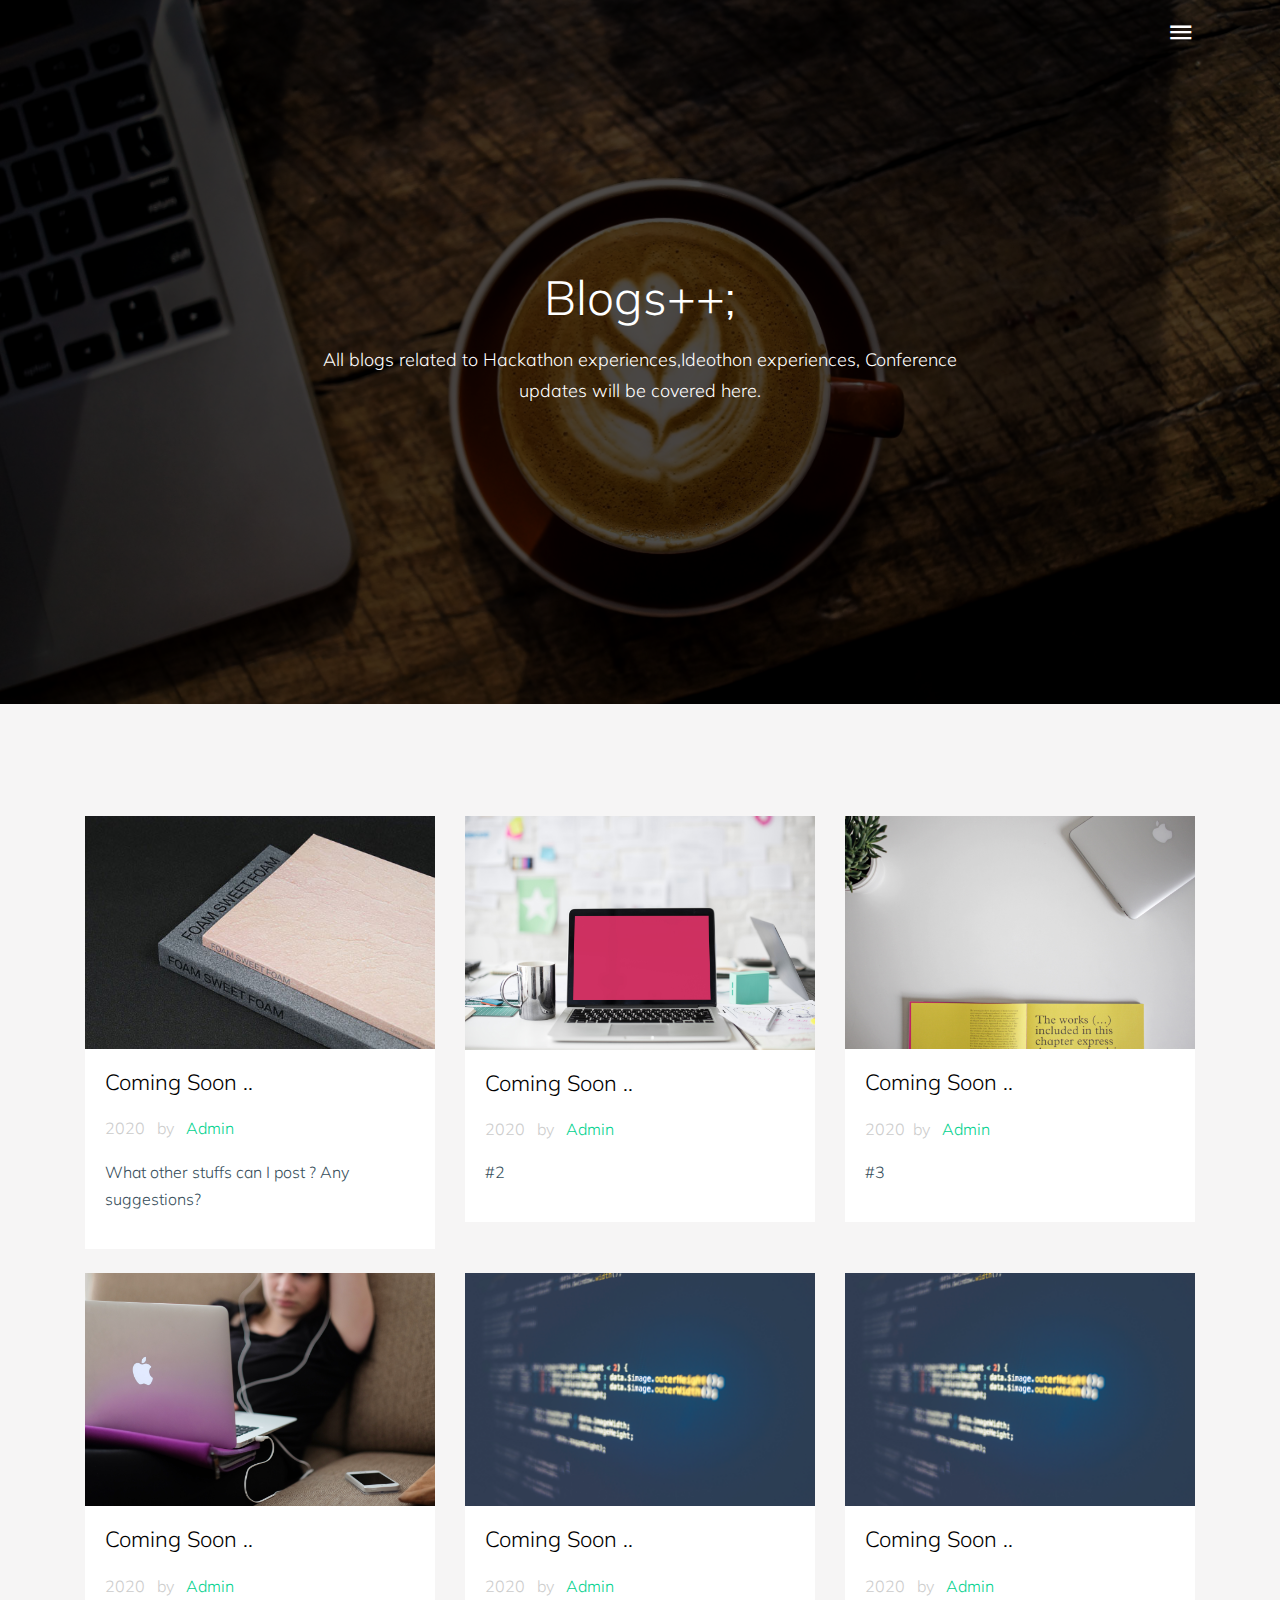
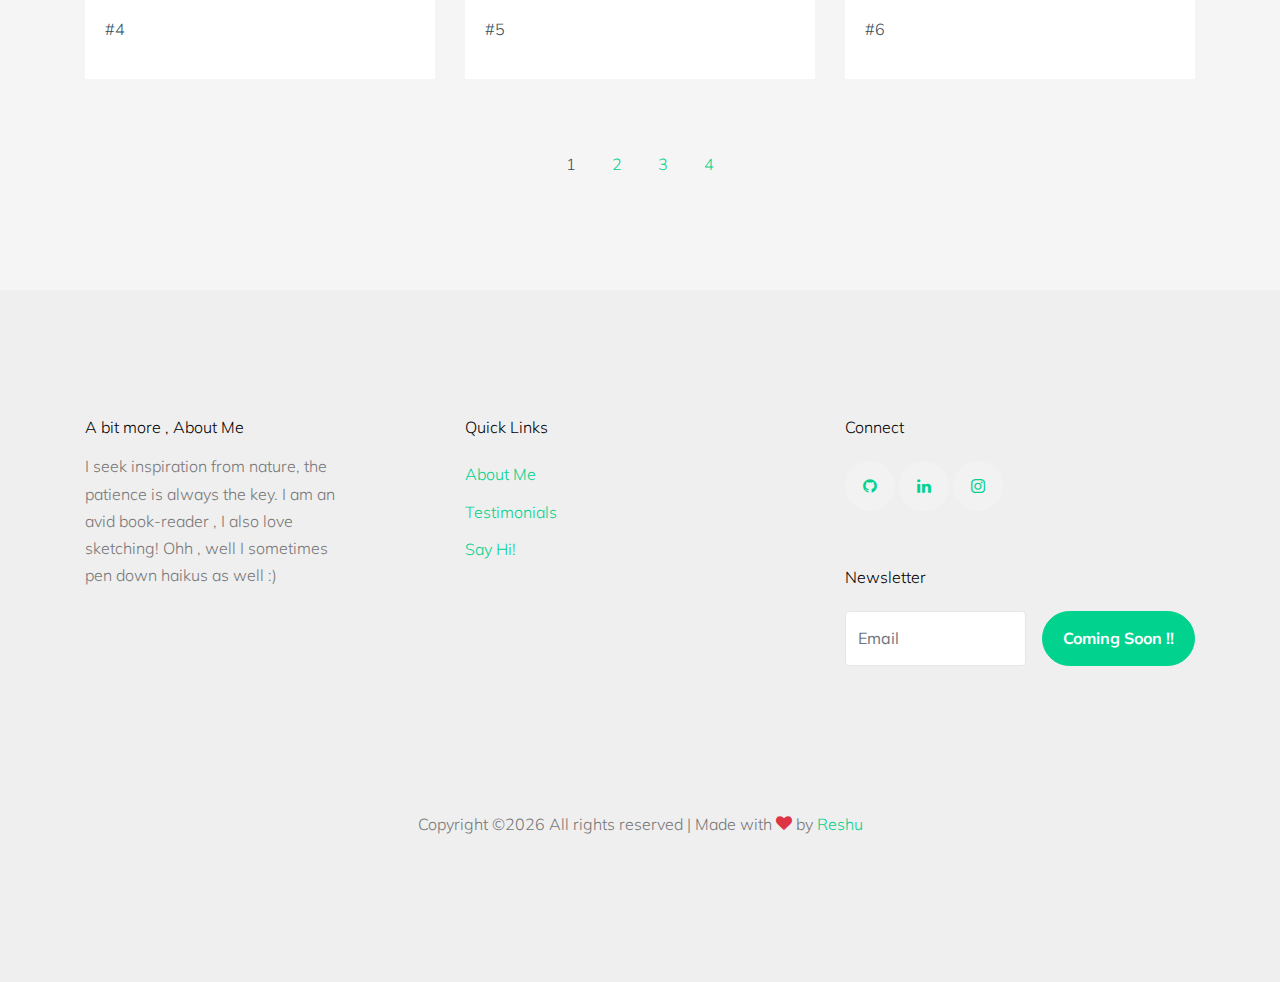
<file: journal.html>
<!doctype html>
<html lang="en">

  <head>
    <title>Reshu's  Journal</title>
    <meta charset="utf-8">
    <meta name="viewport" content="width=device-width, initial-scale=1, shrink-to-fit=no">

    <link href="https://fonts.googleapis.com/css?family=Muli:400,700" rel="stylesheet">

    <link rel="stylesheet" href="fonts/icomoon/style.css">

    <link rel="stylesheet" href="css/bootstrap.min.css">
    <link rel="stylesheet" href="css/bootstrap-datepicker.css">
    <link rel="stylesheet" href="css/jquery.fancybox.min.css">
    <link rel="stylesheet" href="css/owl.carousel.min.css">
    <link rel="stylesheet" href="css/owl.theme.default.min.css">
    <link rel="stylesheet" href="fonts/flaticon/font/flaticon.css">
    <link rel="stylesheet" href="css/aos.css">

    <!-- MAIN CSS -->
    <link rel="stylesheet" href="css/style.css">

  </head>

  <body data-spy="scroll" data-target=".site-navbar-target" data-offset="300">

    
    <div class="site-wrap" id="home-section">

      <div class="site-mobile-menu site-navbar-target">
        <div class="site-mobile-menu-header">
          <div class="site-mobile-menu-close mt-3">
            <span class="icon-close2 js-menu-toggle"></span>
          </div>
        </div>
        <div class="site-mobile-menu-body"></div>
      </div>



      <header class="site-navbar site-navbar-target" role="banner">

        <div class="container">
          <div class="row align-items-center position-relative">

            <div class="col-3 ">
              <div class="site-logo">
                <a href="index.html" class="font-weight-bold"></a>
              </div>
            </div>

            <div class="col-9  text-right">
              

              <span class="d-inline-block d-lg-block"><a href="#" class="text-white site-menu-toggle js-menu-toggle py-5 text-white"><span class="icon-menu h3 text-white"></span></a></span>

              


              <nav class="site-navigation text-right ml-auto d-none d-lg-none" role="navigation">
                <ul class="site-menu main-menu js-clone-nav ml-auto ">
                  <li><a href="index.html" class="nav-link">Home</a></li>
                  <!--li><a href="about.html" class="nav-link">About</a></li-->
                  <li><a href="work.html" class="nav-link">Projects</a></li>
                  <li><a href="experience.html" class="nav-link">Experience</a></li>

                  <li><a href="achievements.html" class="nav-link">Achievements</a></li>
                  <li><a href="journal.html" class="nav-link">Journal</a></li>
                 <li><a href="gallery.html" class="nav-link">Gallery</a></li>

                  <li class="active"><a href="contact.html" class="nav-link">Contact</a></li>
                </ul>
              </nav>
            </div>

            
          </div>
        </div>

      </header>

    <div class="ftco-blocks-cover-1">
      <div class="site-section-cover overlay" style="background-image: url('images/bg5.jpg')">
        <div class="container">
          <div class="row align-items-center justify-content-center">
            <div class="col-md-7 text-center">
              <h1 class="mb-4 text-white">Blogs++;</h1>
              <p class="mb-4">All blogs related to Hackathon experiences,Ideothon experiences, Conference updates will be covered here.</p>
              
            </div>
          </div>
        </div>
      </div>
    </div>




    <div class="site-section bg-light">
      <div class="container">
       
        <div class="row">
          <div class="col-lg-4 col-md-6 mb-4">
            <div class="post-entry-1 h-100">
              <a href="single.html">
                <img src="images/img_2.jpg" alt="Image"
                 class="img-fluid">
              </a>
              <div class="post-entry-1-contents">
                
                <h2><a href="single.html">Coming Soon ..</a></h2>
                <span class="meta d-inline-block mb-3">2020 <span class="mx-2">by</span> <a href="#">Admin</a></span>
                <p>What other stuffs can I post ? Any suggestions?</p>
              </div>
            </div>
          </div>
          <div class="col-lg-4 col-md-6 mb-4">
            <div class="post-entry-1 h-100">
              <a href="single.html">
                <img src="images/bg.jpg" alt="Image"
                 class="img-fluid">
              </a>
              <div class="post-entry-1-contents">
                
                <h2><a href="single.html">Coming Soon ..</a></h2>
                <span class="meta d-inline-block mb-3">2020 <span class="mx-2">by</span> <a href="#">Admin</a></span>
                <p>#2</p>
              </div>
            </div>
          </div>

          <div class="col-lg-4 col-md-6 mb-4">
            <div class="post-entry-1 h-100">
              <a href="single.html">
                <img src="images/bg1.jpg" alt="Image"
                 class="img-fluid">
              </a>
              <div class="post-entry-1-contents">
                
                <h2><a href="single.html">Coming Soon ..</a></h2>
                <span class="meta d-inline-block mb-3">2020<span class="mx-2">by</span> <a href="#">Admin</a></span>
                <p>#3</p>
              </div>
            </div>
          </div>

          <div class="col-lg-4 col-md-6 mb-4">
            <div class="post-entry-1 h-100">
              <a href="single.html">
                <img src="images/bg4.jpg" alt="Image"
                 class="img-fluid">
              </a>
              <div class="post-entry-1-contents">
                
                <h2><a href="single.html">Coming Soon ..</a></h2>
                <span class="meta d-inline-block mb-3">2020 <span class="mx-2">by</span> <a href="#">Admin</a></span>
                <p>#4</p>
              </div>
            </div>
          </div>
          <div class="col-lg-4 col-md-6 mb-4">
            <div class="post-entry-1 h-100">
              <a href="single.html">
                <img src="images/bg3.jpg" alt="Image"
                 class="img-fluid">
              </a>
              <div class="post-entry-1-contents">
                
                <h2><a href="single.html">Coming Soon ..</a></h2>
                <span class="meta d-inline-block mb-3">2020 <span class="mx-2">by</span> <a href="#">Admin</a></span>
                <p>#5</p>
              </div>
            </div>
          </div>

          <div class="col-lg-4 col-md-6 mb-4">
            <div class="post-entry-1 h-100">
              <a href="single.html">
                <img src="images/bg3.jpg" alt="Image"
                 class="img-fluid">
              </a>
              <div class="post-entry-1-contents">
                
                <h2><a href="single.html">Coming Soon ..</a></h2>
                <span class="meta d-inline-block mb-3">2020 <span class="mx-2">by</span> <a href="#">Admin</a></span>
                <p>#6</p>
              </div>
            </div>
          </div>

        </div>

        
        <div class="col-12 mt-5 text-center">
          <span class="p-3">1</span>
          <a href="#" class="p-3">2</a>
          <a href="#" class="p-3">3</a>
          <a href="#" class="p-3">4</a>
        </div>
        
      </div>
    </div> <!-- END .site-section -->
    
    <footer class="site-footer">
      <div class="container">
        <div class="row">
          <div class="col-lg-3">
            <h2 class="footer-heading mb-3">A bit more , About Me</h2>
            <p>I seek inspiration from nature, the patience is always the key. I am an avid book-reader , I also love sketching! Ohh , well I sometimes pen down haikus as well :)</p>

          </div>
          <div class="col-lg-8 ml-auto">
            <div class="row">
              <div class="col-lg-6 ml-auto">
                <h2 class="footer-heading mb-4">Quick Links</h2>
                <ul class="list-unstyled">
                  <li><a href="#">About Me</a></li>
                  <li><a href="#">Testimonials</a></li>
                  
                 
                  <li><a href="#">Say Hi!</a></li>
                </ul>
              </div>
              <div class="col-lg-6">
                <h2 class="footer-heading mb-4">Connect</h2>
                <div class="social_29128 white mb-5">
                  <a href="https://github.com/sreshu"><span class="icon-github"></span></a>   
                  <a href="https://www.linkedin.com/in/reshu-ai/"><span class="icon-linkedin"></span></a>
                  <a href="https://www.instagram.com/hey.reshu"><span class="icon-instagram"></span></a>    
                  <!-- <a href="https://twitter.com/sreshu_"><span class="icon-twitter"></span></a>   -->
                 </div>
                <h2 class="footer-heading mb-4">Newsletter</h2>
                <form action="#" class="d-flex" class="subscribe">
                  <input type="text" class="form-control mr-3" placeholder="Email">
                  <input type="submit" value="Coming Soon !!" class="btn btn-primary">
                </form>
              </div>
              
            </div>
          </div>
        </div>
        <div class="row pt-5 mt-5 text-center">
          <div class="col-md-12">
            <div class="border-top pt-5">
              <p>
            <!-- Link back to Colorlib can't be removed. Template is licensed under CC BY 3.0. -->
            Copyright &copy;<script>document.write(new Date().getFullYear());</script> All rights reserved | Made with <i class="icon-heart text-danger" aria-hidden="true"></i> by <a href="https://www.instagram.com/hey.reshu" target="_blank" >Reshu</a>
            <!-- Link back to Colorlib can't be removed. Template is licensed under CC BY 3.0. -->
            </p>
            </div>
          </div>

        </div>
      </div>
    </footer>

    </div>



    <script src="js/jquery-3.3.1.min.js"></script>
    <script src="js/jquery-migrate-3.0.0.js"></script>
    <script src="js/popper.min.js"></script>
    <script src="js/bootstrap.min.js"></script>
    <script src="js/owl.carousel.min.js"></script>
    <script src="js/jquery.sticky.js"></script>
    <script src="js/jquery.waypoints.min.js"></script>
    <script src="js/jquery.animateNumber.min.js"></script>
    <script src="js/jquery.fancybox.min.js"></script>
    <script src="js/jquery.stellar.min.js"></script>
    <script src="js/jquery.easing.1.3.js"></script>
    <script src="js/bootstrap-datepicker.min.js"></script>
    <script src="js/isotope.pkgd.min.js"></script>
    <script src="js/aos.js"></script>

    <script src="js/main.js"></script>

  </body>

</html>
</file>
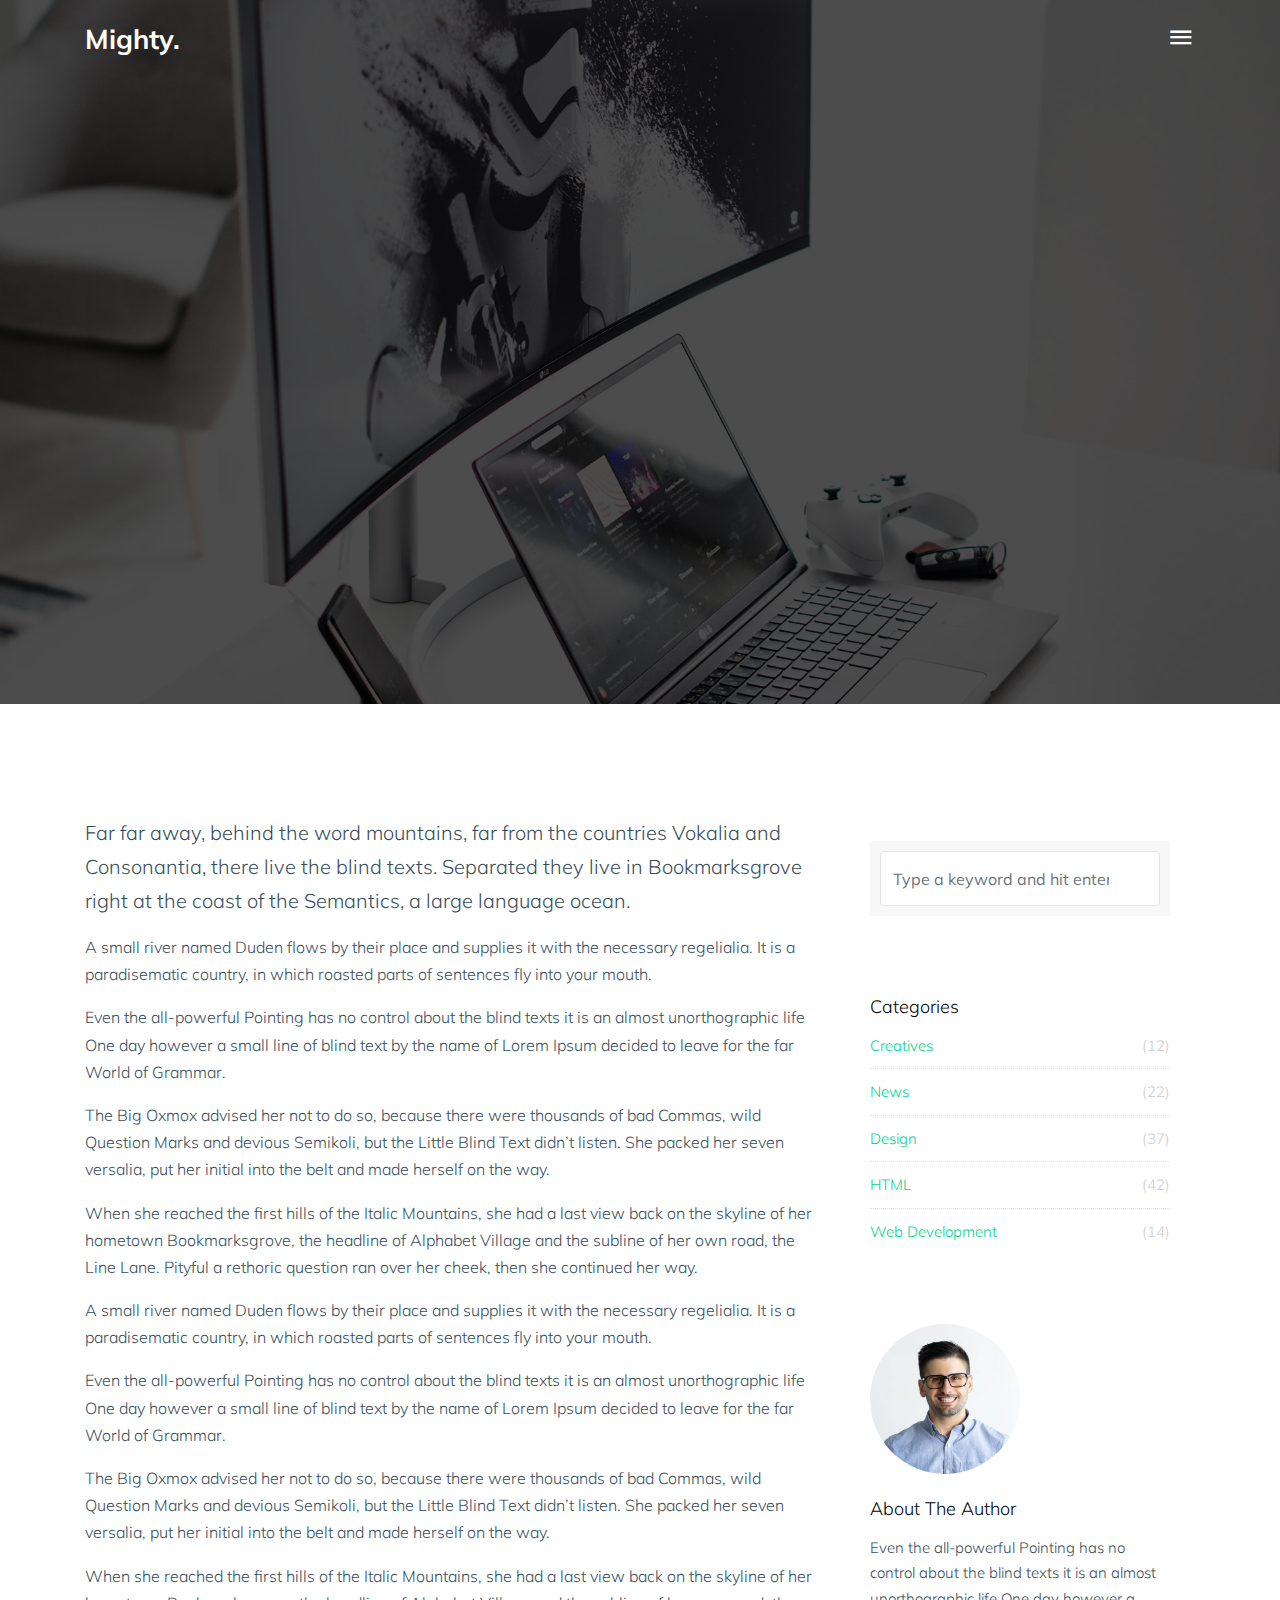
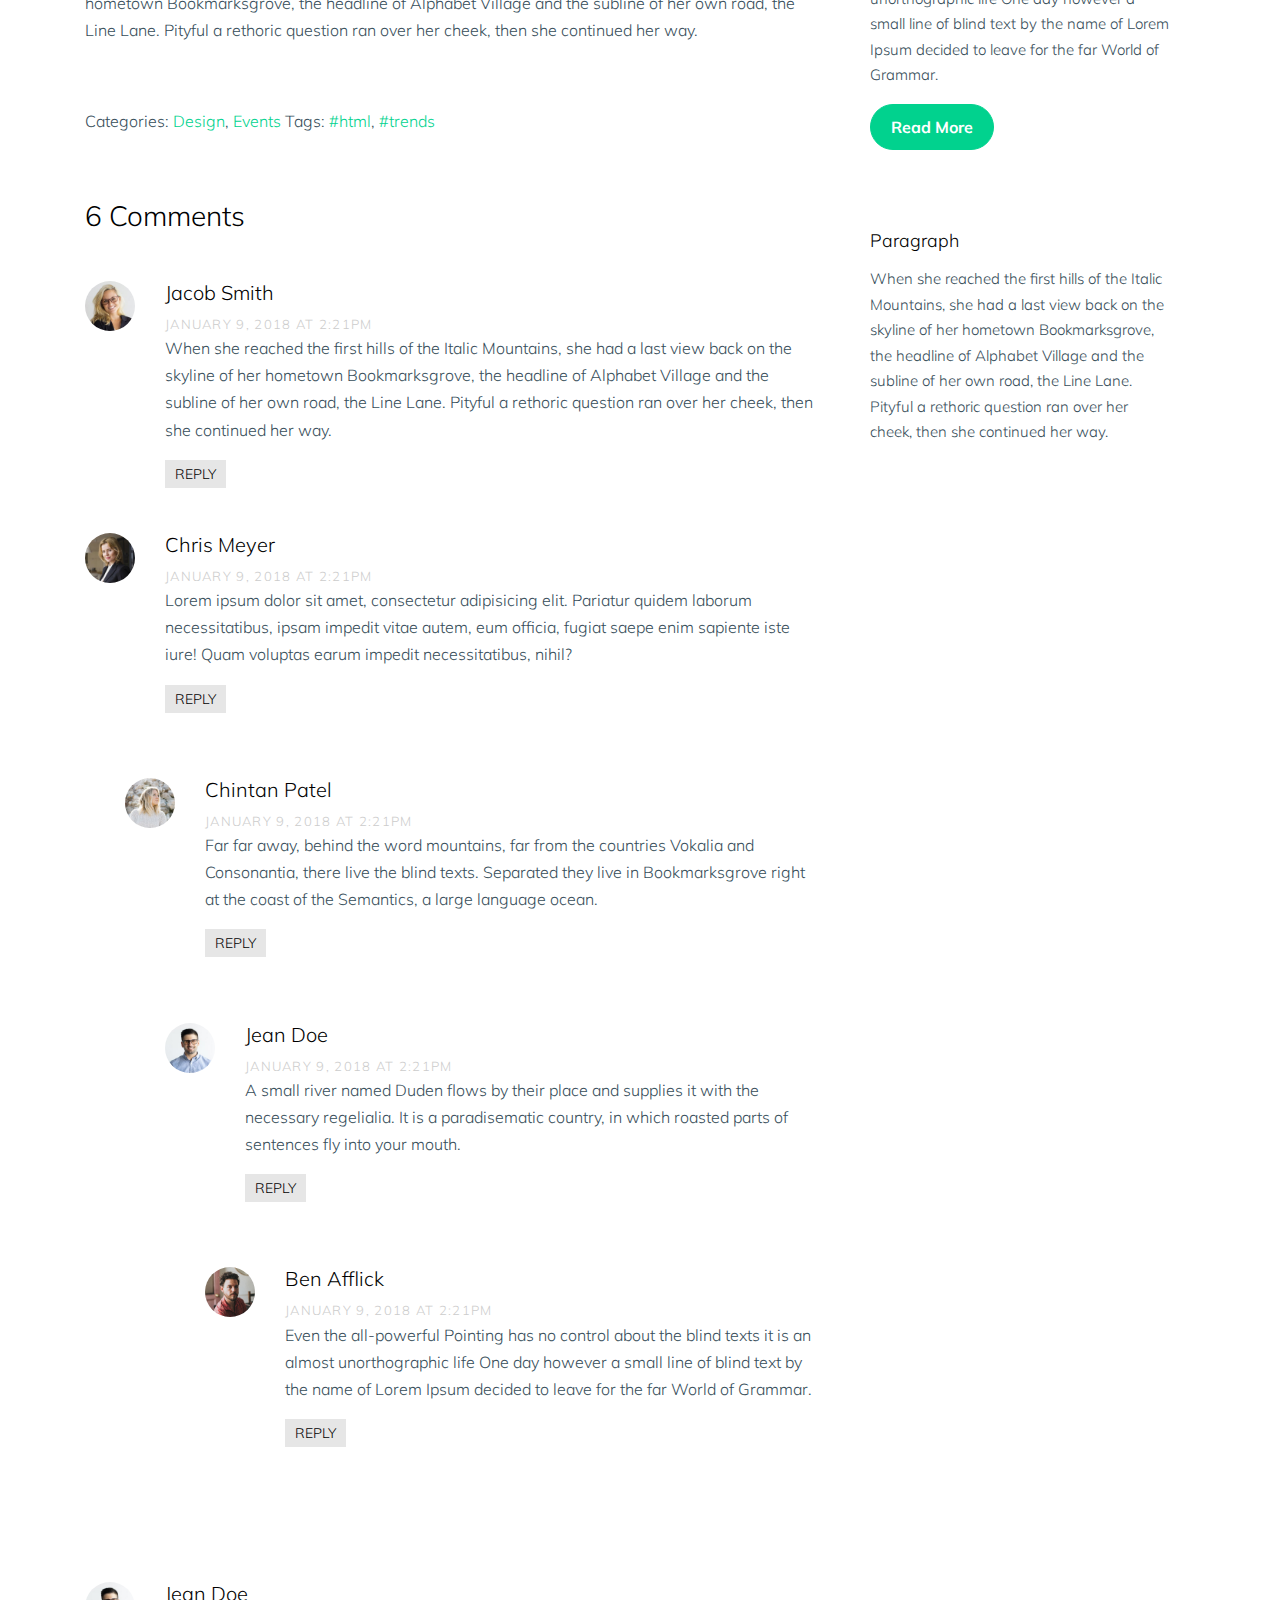
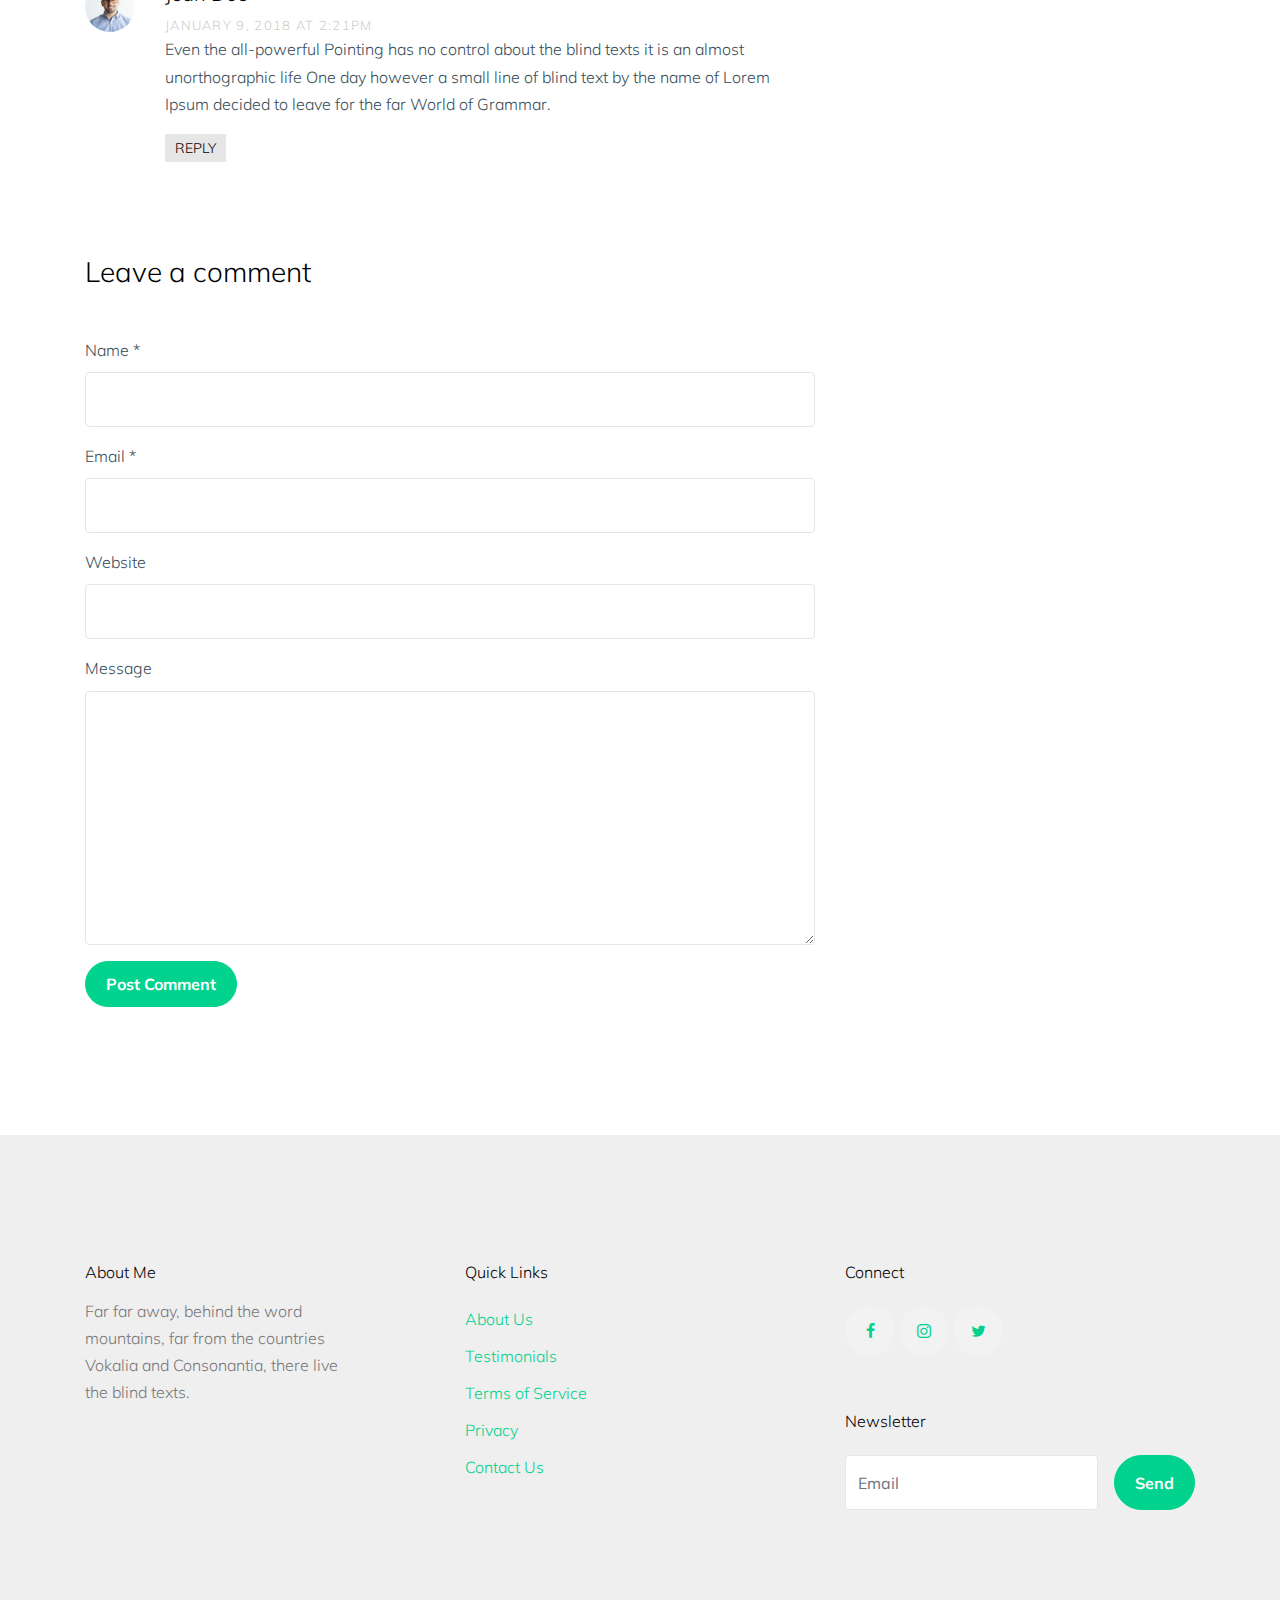
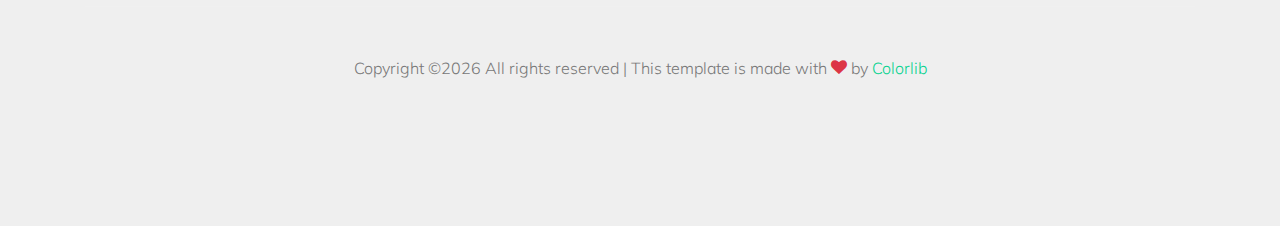
<file: single.html>
<!doctype html>
<html lang="en">

  <head>
    <title>Mighty &mdash; Website Template by Colorlib</title>
    <meta charset="utf-8">
    <meta name="viewport" content="width=device-width, initial-scale=1, shrink-to-fit=no">

    <link href="https://fonts.googleapis.com/css?family=Muli:400,700" rel="stylesheet">

    <link rel="stylesheet" href="fonts/icomoon/style.css">

    <link rel="stylesheet" href="css/bootstrap.min.css">
    <link rel="stylesheet" href="css/bootstrap-datepicker.css">
    <link rel="stylesheet" href="css/jquery.fancybox.min.css">
    <link rel="stylesheet" href="css/owl.carousel.min.css">
    <link rel="stylesheet" href="css/owl.theme.default.min.css">
    <link rel="stylesheet" href="fonts/flaticon/font/flaticon.css">
    <link rel="stylesheet" href="css/aos.css">

    <!-- MAIN CSS -->
    <link rel="stylesheet" href="css/style.css">

  </head>

  <body data-spy="scroll" data-target=".site-navbar-target" data-offset="300">

    
    <div class="site-wrap" id="home-section">

      <div class="site-mobile-menu site-navbar-target">
        <div class="site-mobile-menu-header">
          <div class="site-mobile-menu-close mt-3">
            <span class="icon-close2 js-menu-toggle"></span>
          </div>
        </div>
        <div class="site-mobile-menu-body"></div>
      </div>



      <header class="site-navbar site-navbar-target" role="banner">

        <div class="container">
          <div class="row align-items-center position-relative">

            <div class="col-3 ">
              <div class="site-logo">
                <a href="index.html" class="font-weight-bold">Mighty.</a>
              </div>
            </div>

            <div class="col-9  text-right">
              

              <span class="d-inline-block d-lg-block"><a href="#" class="text-white site-menu-toggle js-menu-toggle py-5 text-white"><span class="icon-menu h3 text-white"></span></a></span>

              

              <nav class="site-navigation text-right ml-auto d-none d-lg-none" role="navigation">
                <ul class="site-menu main-menu js-clone-nav ml-auto ">
                  <li><a href="index.html" class="nav-link">Home</a></li>
                  <li><a href="about.html" class="nav-link">About</a></li>
                  <li><a href="work.html" class="nav-link">Work</a></li>
                  <li class="active"><a href="journal.html" class="nav-link">Journal</a></li>
                  <li><a href="contact.html" class="nav-link">Contact</a></li>
                </ul>
              </nav>
            </div>

            
          </div>
        </div>

      </header>

    <div class="ftco-blocks-cover-1">
      <div class="site-section-cover overlay" data-stellar-background-ratio="0.5" style="background-image: url('images/hero_1.jpg')">
        <div class="container">
          <div class="row align-items-center justify-content-center text-center">
            <div class="col-md-7">
              <span class="d-block mb-3 text-white" data-aos="fade-up">September 11, 2019 <span class="mx-2 text-primary">&bullet;</span> by James Miller</span>
                <h1 class="mb-4" data-aos="fade-up" data-aos-delay="100">Single Blog/Event Posts Title</h1>
            </div>
          </div>
        </div>
      </div>
    </div>

    <div class="site-section">
      <div class="container">
        <div class="row">
          <div class="col-md-8 blog-content">
            <p class="lead">Far far away, behind the word mountains, far from the countries Vokalia and Consonantia, there live the blind texts. Separated they live in Bookmarksgrove right at the coast of the Semantics, a large language ocean.</p>
            <p>A small river named Duden flows by their place and supplies it with the necessary regelialia. It is a paradisematic country, in which roasted parts of sentences fly into your mouth.</p>

            <blockquote><p>Even the all-powerful Pointing has no control about the blind texts it is an almost unorthographic life One day however a small line of blind text by the name of Lorem Ipsum decided to leave for the far World of Grammar.</p></blockquote>

            <p>The Big Oxmox advised her not to do so, because there were thousands of bad Commas, wild Question Marks and devious Semikoli, but the Little Blind Text didn’t listen. She packed her seven versalia, put her initial into the belt and made herself on the way.</p>

            <p>When she reached the first hills of the Italic Mountains, she had a last view back on the skyline of her hometown Bookmarksgrove, the headline of Alphabet Village and the subline of her own road, the Line Lane. Pityful a rethoric question ran over her cheek, then she continued her way.</p>

            <p>A small river named Duden flows by their place and supplies it with the necessary regelialia. It is a paradisematic country, in which roasted parts of sentences fly into your mouth.</p>

            <blockquote><p>Even the all-powerful Pointing has no control about the blind texts it is an almost unorthographic life One day however a small line of blind text by the name of Lorem Ipsum decided to leave for the far World of Grammar.</p></blockquote>

            <p>The Big Oxmox advised her not to do so, because there were thousands of bad Commas, wild Question Marks and devious Semikoli, but the Little Blind Text didn’t listen. She packed her seven versalia, put her initial into the belt and made herself on the way.</p>
            
            <p>When she reached the first hills of the Italic Mountains, she had a last view back on the skyline of her hometown Bookmarksgrove, the headline of Alphabet Village and the subline of her own road, the Line Lane. Pityful a rethoric question ran over her cheek, then she continued her way.</p>


            <div class="pt-5">
              <p>Categories:  <a href="#">Design</a>, <a href="#">Events</a>  Tags: <a href="#">#html</a>, <a href="#">#trends</a></p>
            </div>


            <div class="pt-5">
              <h3 class="mb-5">6 Comments</h3>
              <ul class="comment-list">
                <li class="comment">
                  <div class="vcard bio">
                    <img src="images/person_2.jpg" alt="Image">
                  </div>
                  <div class="comment-body">
                    <h3>Jacob Smith</h3>
                    <div class="meta">January 9, 2018 at 2:21pm</div>
                    <p>When she reached the first hills of the Italic Mountains, she had a last view back on the skyline of her hometown Bookmarksgrove, the headline of Alphabet Village and the subline of her own road, the Line Lane. Pityful a rethoric question ran over her cheek, then she continued her way.</p>
                    <p><a href="#" class="reply">Reply</a></p>
                  </div>
                </li>

                <li class="comment">
                  <div class="vcard bio">
                    <img src="images/person_3.jpg" alt="Image">
                  </div>
                  <div class="comment-body">
                    <h3>Chris Meyer</h3>
                    <div class="meta">January 9, 2018 at 2:21pm</div>
                    <p>Lorem ipsum dolor sit amet, consectetur adipisicing elit. Pariatur quidem laborum necessitatibus, ipsam impedit vitae autem, eum officia, fugiat saepe enim sapiente iste iure! Quam voluptas earum impedit necessitatibus, nihil?</p>
                    <p><a href="#" class="reply">Reply</a></p>
                  </div>

                  <ul class="children">
                    <li class="comment">
                      <div class="vcard bio">
                        <img src="images/person_5.jpg" alt="Image">
                      </div>
                      <div class="comment-body">
                        <h3>Chintan Patel</h3>
                        <div class="meta">January 9, 2018 at 2:21pm</div>
                        <p>Far far away, behind the word mountains, far from the countries Vokalia and Consonantia, there live the blind texts. Separated they live in Bookmarksgrove right at the coast of the Semantics, a large language ocean.</p>
                        <p><a href="#" class="reply">Reply</a></p>
                      </div>


                      <ul class="children">
                        <li class="comment">
                          <div class="vcard bio">
                            <img src="images/person_1.jpg" alt="Image">
                          </div>
                          <div class="comment-body">
                            <h3>Jean Doe</h3>
                            <div class="meta">January 9, 2018 at 2:21pm</div>
                            <p>A small river named Duden flows by their place and supplies it with the necessary regelialia. It is a paradisematic country, in which roasted parts of sentences fly into your mouth.</p>
                            <p><a href="#" class="reply">Reply</a></p>
                          </div>

                            <ul class="children">
                              <li class="comment">
                                <div class="vcard bio">
                                  <img src="images/person_4.jpg" alt="Image">
                                </div>
                                <div class="comment-body">
                                  <h3>Ben Afflick</h3>
                                  <div class="meta">January 9, 2018 at 2:21pm</div>
                                  <p>Even the all-powerful Pointing has no control about the blind texts it is an almost unorthographic life One day however a small line of blind text by the name of Lorem Ipsum decided to leave for the far World of Grammar.</p>
                                  <p><a href="#" class="reply">Reply</a></p>
                                </div>
                              </li>
                            </ul>
                        </li>
                      </ul>
                    </li>
                  </ul>
                </li>

                <li class="comment">
                  <div class="vcard bio">
                    <img src="images/person_1.jpg" alt="Image">
                  </div>
                  <div class="comment-body">
                    <h3>Jean Doe</h3>
                    <div class="meta">January 9, 2018 at 2:21pm</div>
                    <p>Even the all-powerful Pointing has no control about the blind texts it is an almost unorthographic life One day however a small line of blind text by the name of Lorem Ipsum decided to leave for the far World of Grammar.</p>
                    <p><a href="#" class="reply">Reply</a></p>
                  </div>
                </li>
              </ul>
              <!-- END comment-list -->
              
              <div class="comment-form-wrap pt-5">
                <h3 class="mb-5">Leave a comment</h3>
                <form action="#" class="">
                  <div class="form-group">
                    <label for="name">Name *</label>
                    <input type="text" class="form-control" id="name">
                  </div>
                  <div class="form-group">
                    <label for="email">Email *</label>
                    <input type="email" class="form-control" id="email">
                  </div>
                  <div class="form-group">
                    <label for="website">Website</label>
                    <input type="url" class="form-control" id="website">
                  </div>

                  <div class="form-group">
                    <label for="message">Message</label>
                    <textarea name="" id="message" cols="30" rows="10" class="form-control"></textarea>
                  </div>
                  <div class="form-group">
                    <input type="submit" value="Post Comment" class="btn btn-primary btn-md text-white">
                  </div>

                </form>
              </div>
            </div>

          </div>
          <div class="col-md-4 sidebar">
            <div class="sidebar-box">
              <form action="#" class="search-form">
                <div class="form-group">
                  <span class="icon fa fa-search"></span>
                  <input type="text" class="form-control" placeholder="Type a keyword and hit enter">
                </div>
              </form>
            </div>
            <div class="sidebar-box">
              <div class="categories">
                <h3>Categories</h3>
                <li><a href="#">Creatives <span>(12)</span></a></li>
                <li><a href="#">News <span>(22)</span></a></li>
                <li><a href="#">Design <span>(37)</span></a></li>
                <li><a href="#">HTML <span>(42)</span></a></li>
                <li><a href="#">Web Development <span>(14)</span></a></li>
              </div>
            </div>
            <div class="sidebar-box">
              <img src="images/person_1.jpg" alt="Image" class="img-fluid mb-4 w-50 rounded-circle">
              <h3 class="text-black">About The Author</h3>
              <p>Even the all-powerful Pointing has no control about the blind texts it is an almost unorthographic life One day however a small line of blind text by the name of Lorem Ipsum decided to leave for the far World of Grammar.</p>
              <p><a href="#" class="btn btn-primary btn-md text-white">Read More</a></p>
            </div>

            <div class="sidebar-box">
              <h3 class="text-black">Paragraph</h3>
              <p>When she reached the first hills of the Italic Mountains, she had a last view back on the skyline of her hometown Bookmarksgrove, the headline of Alphabet Village and the subline of her own road, the Line Lane. Pityful a rethoric question ran over her cheek, then she continued her way.</p>
            </div>
          </div>
        </div>
      </div>
    </div>
    
    

    <footer class="site-footer">
      <div class="container">
        <div class="row">
          <div class="col-lg-3">
            <h2 class="footer-heading mb-3">About Me</h2>
                <p>Far far away, behind the word mountains, far from the countries Vokalia and Consonantia, there live the blind texts. </p>
          </div>
          <div class="col-lg-8 ml-auto">
            <div class="row">
              <div class="col-lg-6 ml-auto">
                <h2 class="footer-heading mb-4">Quick Links</h2>
                <ul class="list-unstyled">
                  <li><a href="#">About Us</a></li>
                  <li><a href="#">Testimonials</a></li>
                  <li><a href="#">Terms of Service</a></li>
                  <li><a href="#">Privacy</a></li>
                  <li><a href="#">Contact Us</a></li>
                </ul>
              </div>
              <div class="col-lg-6">
                <h2 class="footer-heading mb-4">Connect</h2>
                <div class="social_29128 white mb-5">
                  <a href="#"><span class="icon-facebook"></span></a>  
                  <a href="#"><span class="icon-instagram"></span></a>  
                  <a href="#"><span class="icon-twitter"></span></a>  
                 </div>
                <h2 class="footer-heading mb-4">Newsletter</h2>
                <form action="#" class="d-flex" class="subscribe">
                  <input type="text" class="form-control mr-3" placeholder="Email">
                  <input type="submit" value="Send" class="btn btn-primary">
                </form>
              </div>
              
            </div>
          </div>
        </div>
        <div class="row pt-5 mt-5 text-center">
          <div class="col-md-12">
            <div class="border-top pt-5">
              <p>
            <!-- Link back to Colorlib can't be removed. Template is licensed under CC BY 3.0. -->
            Copyright &copy;<script>document.write(new Date().getFullYear());</script> All rights reserved | This template is made with <i class="icon-heart text-danger" aria-hidden="true"></i> by <a href="https://colorlib.com" target="_blank" >Colorlib</a>
            <!-- Link back to Colorlib can't be removed. Template is licensed under CC BY 3.0. -->
            </p>
            </div>
          </div>

        </div>
      </div>
    </footer>

    </div>

    <script src="js/jquery-3.3.1.min.js"></script>
    <script src="js/jquery-migrate-3.0.0.js"></script>
    <script src="js/popper.min.js"></script>
    <script src="js/bootstrap.min.js"></script>
    <script src="js/owl.carousel.min.js"></script>
    <script src="js/jquery.sticky.js"></script>
    <script src="js/jquery.waypoints.min.js"></script>
    <script src="js/jquery.animateNumber.min.js"></script>
    <script src="js/jquery.fancybox.min.js"></script>
    <script src="js/jquery.stellar.min.js"></script>
    <script src="js/jquery.easing.1.3.js"></script>
    <script src="js/bootstrap-datepicker.min.js"></script>
    <script src="js/isotope.pkgd.min.js"></script>
    <script src="js/aos.js"></script>

    <script src="js/main.js"></script>

  </body>

</html>
</file>
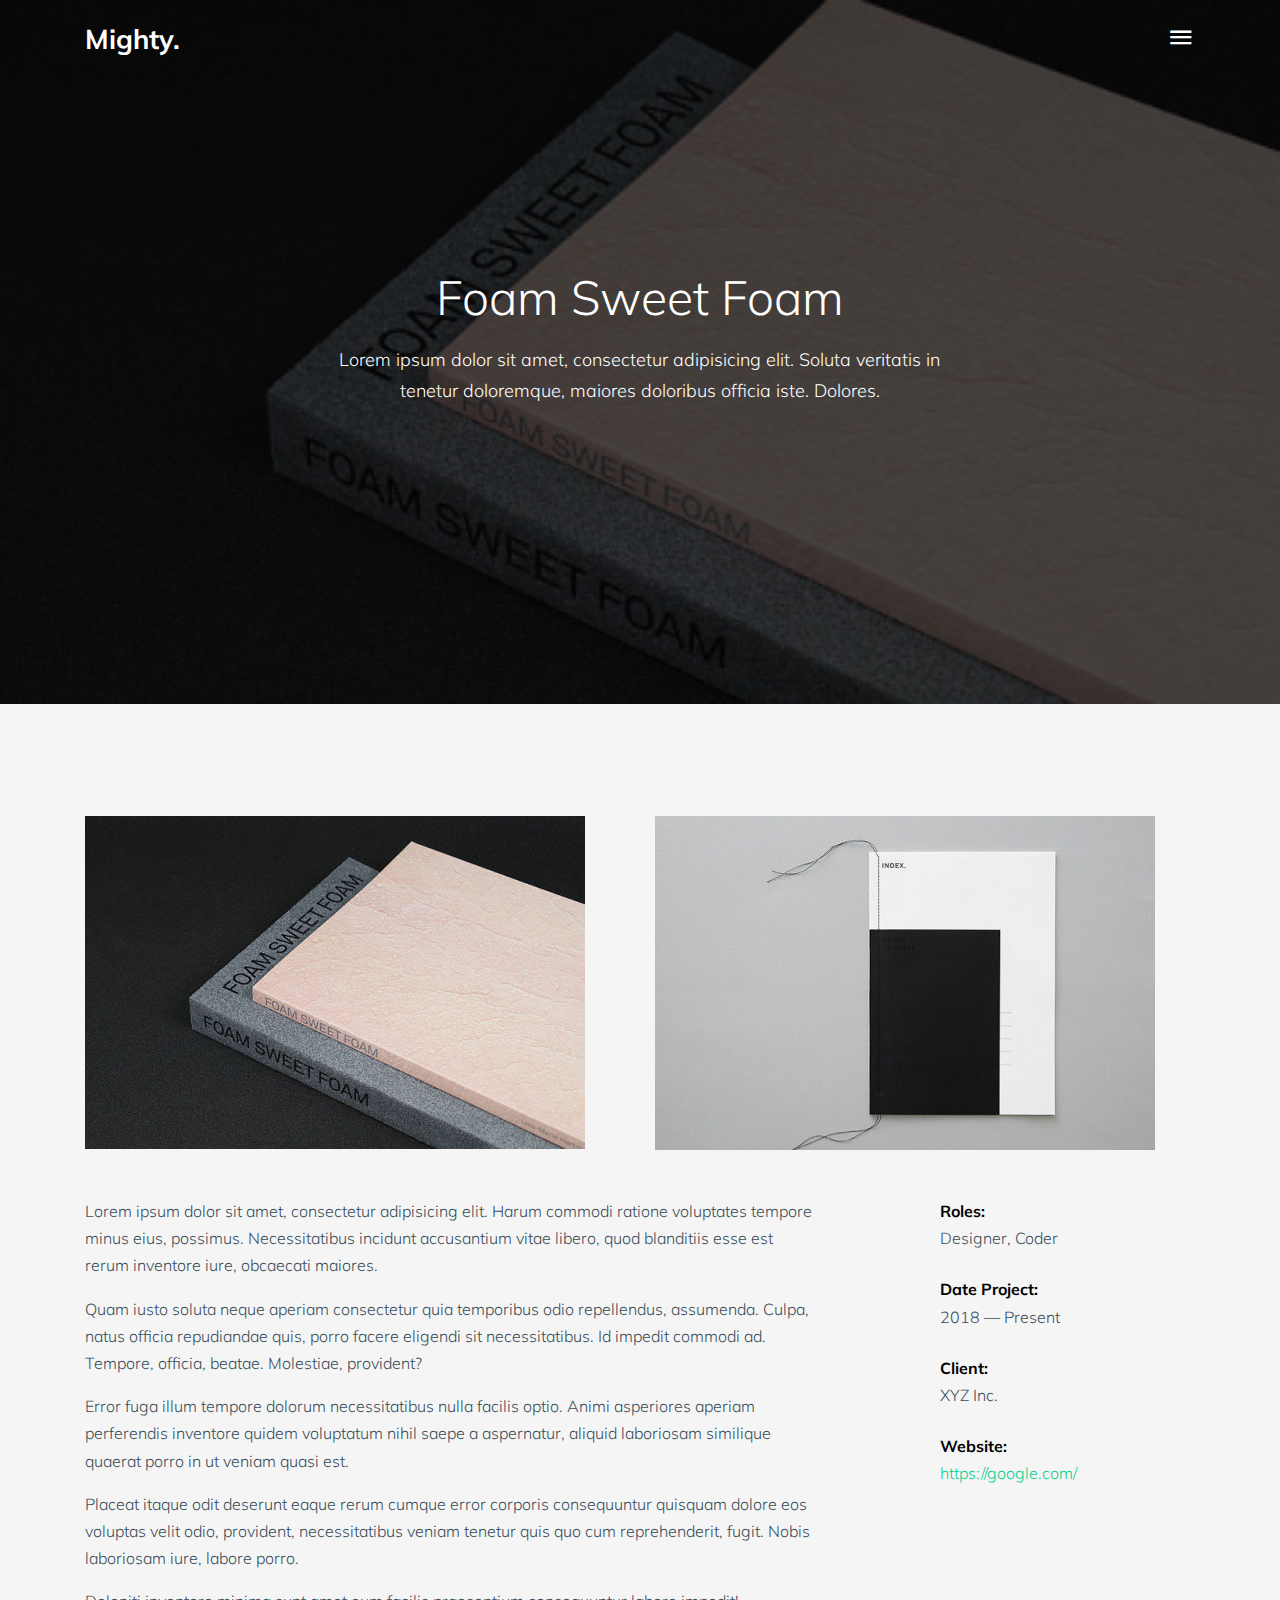
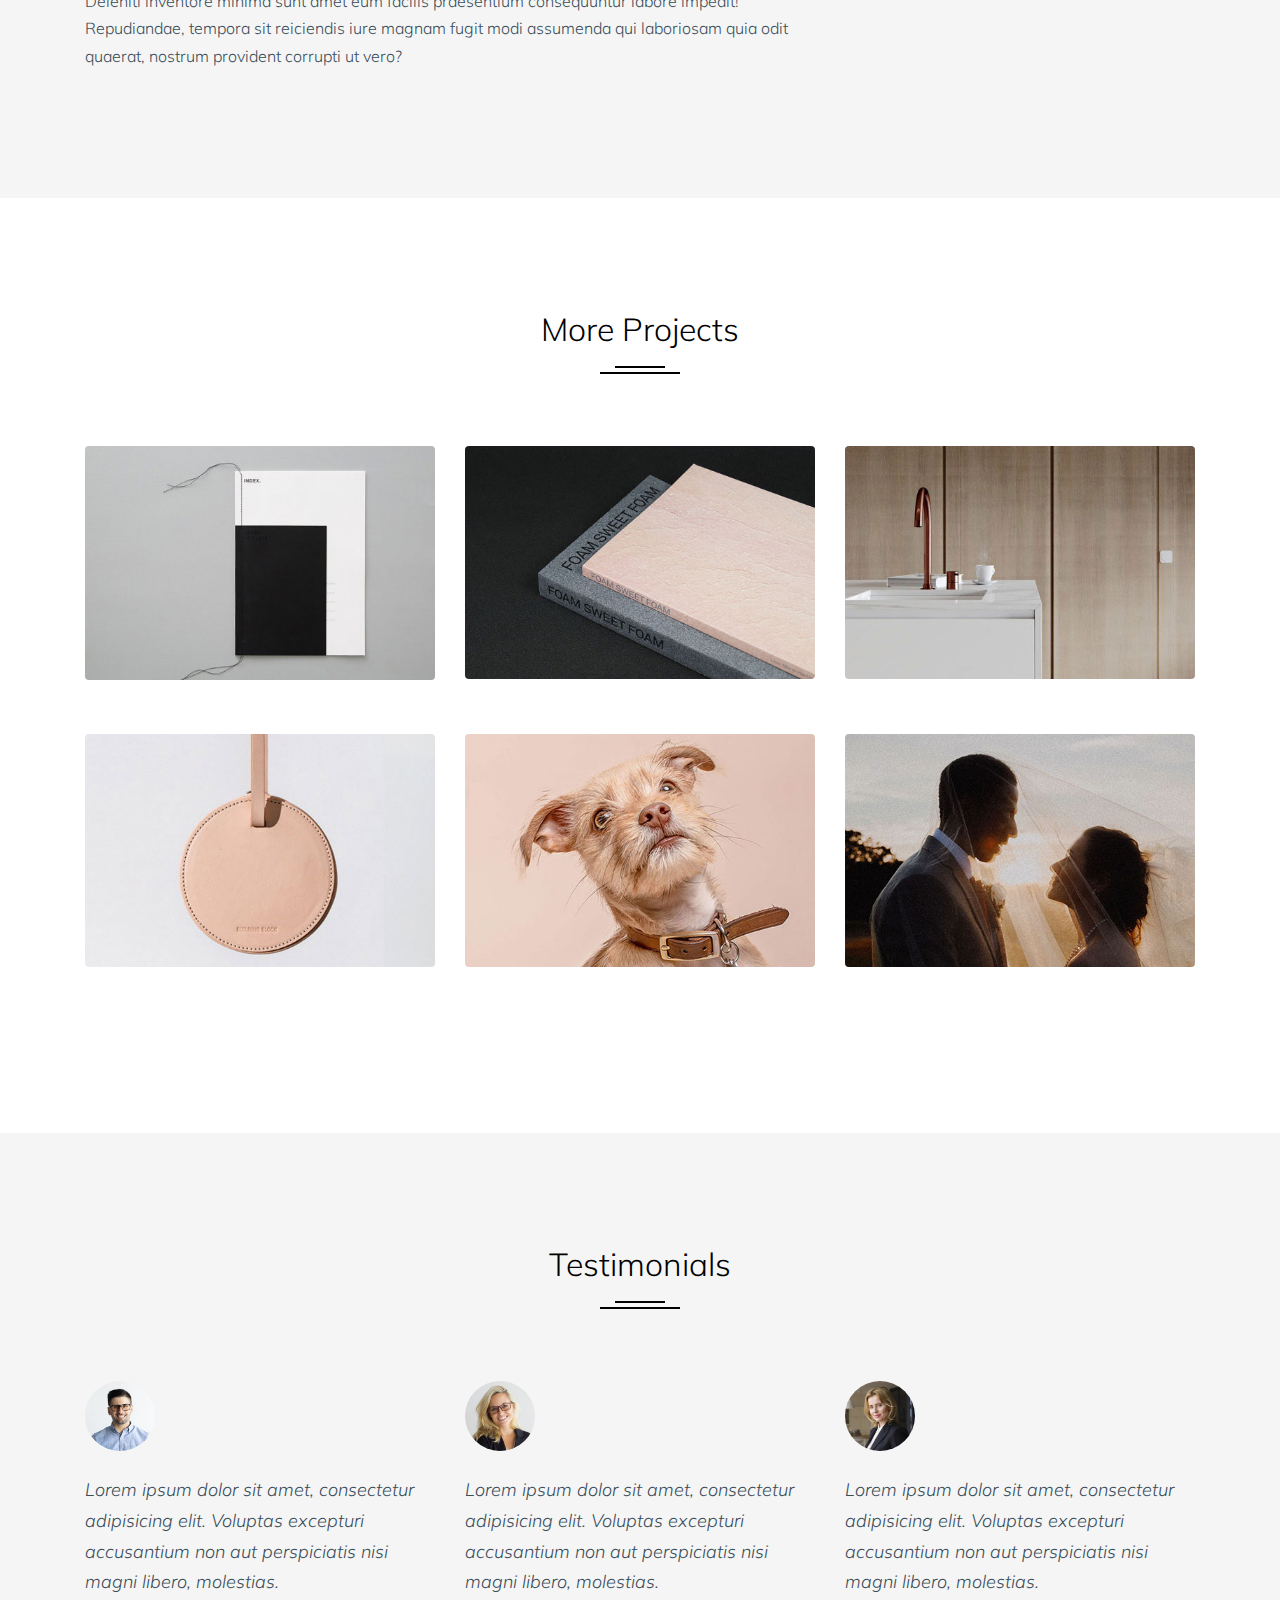
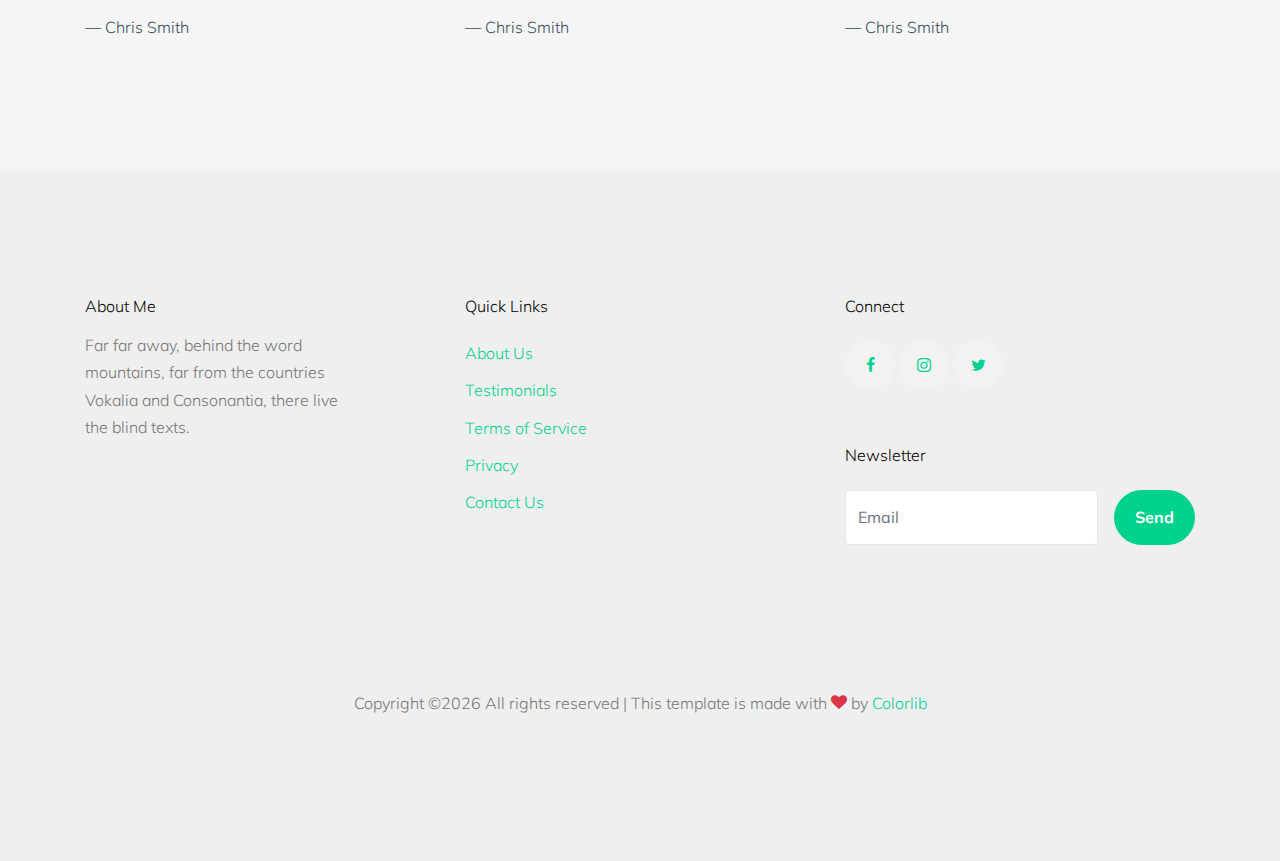
<file: work-single.html>
<!doctype html>
<html lang="en">

  <head>
    <title>Mighty &mdash; Website Template by Colorlib</title>
    <meta charset="utf-8">
    <meta name="viewport" content="width=device-width, initial-scale=1, shrink-to-fit=no">

    <link href="https://fonts.googleapis.com/css?family=Muli:400,700" rel="stylesheet">

    <link rel="stylesheet" href="fonts/icomoon/style.css">

    <link rel="stylesheet" href="css/bootstrap.min.css">
    <link rel="stylesheet" href="css/bootstrap-datepicker.css">
    <link rel="stylesheet" href="css/jquery.fancybox.min.css">
    <link rel="stylesheet" href="css/owl.carousel.min.css">
    <link rel="stylesheet" href="css/owl.theme.default.min.css">
    <link rel="stylesheet" href="fonts/flaticon/font/flaticon.css">
    <link rel="stylesheet" href="css/aos.css">

    <!-- MAIN CSS -->
    <link rel="stylesheet" href="css/style.css">

  </head>

  <body data-spy="scroll" data-target=".site-navbar-target" data-offset="300">

    
    <div class="site-wrap" id="home-section">

      <div class="site-mobile-menu site-navbar-target">
        <div class="site-mobile-menu-header">
          <div class="site-mobile-menu-close mt-3">
            <span class="icon-close2 js-menu-toggle"></span>
          </div>
        </div>
        <div class="site-mobile-menu-body"></div>
      </div>



      <header class="site-navbar site-navbar-target" role="banner">

        <div class="container">
          <div class="row align-items-center position-relative">

            <div class="col-3 ">
              <div class="site-logo">
                <a href="index.html" class="font-weight-bold">Mighty.</a>
              </div>
            </div>

            <div class="col-9  text-right">
              

              <span class="d-inline-block d-lg-block"><a href="#" class="text-white site-menu-toggle js-menu-toggle py-5 text-white"><span class="icon-menu h3 text-white"></span></a></span>

              

              <nav class="site-navigation text-right ml-auto d-none d-lg-none" role="navigation">
                <ul class="site-menu main-menu js-clone-nav ml-auto ">
                  <li><a href="index.html" class="nav-link">Home</a></li>
                  <li><a href="about.html" class="nav-link">About</a></li>
                  <li class="active"><a href="work.html" class="nav-link">Work</a></li>
                  <li><a href="journal.html" class="nav-link">Journal</a></li>
                  <li><a href="contact.html" class="nav-link">Contact</a></li>
                </ul>
              </nav>
            </div>

            
          </div>
        </div>

      </header>

    <div class="ftco-blocks-cover-1">
      <div class="site-section-cover overlay" style="background-image: url('images/img_2.jpg')">
        <div class="container">
          <div class="row align-items-center justify-content-center">
            <div class="col-md-7 text-center">
              <h1 class="mb-4 text-white">Foam Sweet Foam</h1>
              <p class="mb-4">Lorem ipsum dolor sit amet, consectetur adipisicing elit. Soluta veritatis in tenetur doloremque, maiores doloribus officia iste. Dolores.</p>
            </div>
          </div>
        </div>
      </div>
    </div>


    
    <div class="site-section bg-light">
      <div class="container">
        <div class="row justify-content-between mb-5">
          <div class="col-md-6">
            <img src="images/img_2.jpg" alt="Image" class="img-fluid">
          </div>
          <div class="col-md-6">
            <img src="images/img_1.jpg" alt="Image" class="img-fluid">
          </div>
        </div>
        <div class="row">
          <div class="col-md-8">

            <p>Lorem ipsum dolor sit amet, consectetur adipisicing elit. Harum commodi ratione voluptates tempore minus eius, possimus. Necessitatibus incidunt accusantium vitae libero, quod blanditiis esse est rerum inventore iure, obcaecati maiores.</p>
            <p>Quam iusto soluta neque aperiam consectetur quia temporibus odio repellendus, assumenda. Culpa, natus officia repudiandae quis, porro facere eligendi sit necessitatibus. Id impedit commodi ad. Tempore, officia, beatae. Molestiae, provident?</p>
            <p>Error fuga illum tempore dolorum necessitatibus nulla facilis optio. Animi asperiores aperiam perferendis inventore quidem voluptatum nihil saepe a aspernatur, aliquid laboriosam similique quaerat porro in ut veniam quasi est.</p>
            <p>Placeat itaque odit deserunt eaque rerum cumque error corporis consequuntur quisquam dolore eos voluptas velit odio, provident, necessitatibus veniam tenetur quis quo cum reprehenderit, fugit. Nobis laboriosam iure, labore porro.</p>
            <p>Deleniti inventore minima sunt amet eum facilis praesentium consequuntur labore impedit! Repudiandae, tempora sit reiciendis iure magnam fugit modi assumenda qui laboriosam quia odit quaerat, nostrum provident corrupti ut vero?</p>
          </div>
          <div class="col-md-3 ml-auto">
            <div class="mb-4">
            <strong class="text-black font-weight-bold">Roles:</strong>
            <p>Designer, Coder</p>
            </div>

            <div class="mb-4">
            <strong class="text-black font-weight-bold">Date Project:</strong>
            <p>2018 &mdash; Present</p>
            </div>

            <div class="mb-4">
            <strong class="text-black font-weight-bold">Client:</strong>
            <p>XYZ Inc.</p>
            </div>


            <div class="mb-4">
            <strong class="text-black font-weight-bold">Website:</strong>
            <p><a href="#" class="">https://google.com/</a></p>
            </div>

          </div>
        </div>
      </div>
    </div>

    <div class="site-section">
      <div class="container">

        <div class="row mb-5">
          <div class="col-md-7 mx-auto text-center">
            <h2 class="heading-29190">More Projects</h2>
          </div>
        </div>

        <div class="row">
          <div class="col-md-6 col-lg-4 mb-4">
            <div class="item web">
              <a href="work-single.html" class="item-wrap" data-fancybox="gal">
                <span class="icon-add"></span>
                <img class="img-fluid" src="images/img_1.jpg">
              </a>
            </div>
          </div>

          <div class="col-md-6 col-lg-4 mb-4">
            <div class="item web">
              <a href="work-single.html" class="item-wrap" data-fancybox="gal">
                <span class="icon-add"></span>
                <img class="img-fluid" src="images/img_2.jpg">
              </a>
            </div>
          </div>

          <div class="col-md-6 col-lg-4 mb-4">
            <div class="item web">
              <a href="work-single.html" class="item-wrap" data-fancybox="gal">
                <span class="icon-add"></span>
                <img class="img-fluid" src="images/img_3.jpg">
              </a>
            </div>
          </div>

          <div class="col-md-6 col-lg-4 mb-4">
            <div class="item web">
              <a href="work-single.html" class="item-wrap" data-fancybox="gal">
                <span class="icon-add"></span>
                <img class="img-fluid" src="images/img_4.jpg">
              </a>
            </div>
          </div>

          <div class="col-md-6 col-lg-4 mb-4">
            <div class="item web">
              <a href="work-single.html" class="item-wrap" data-fancybox="gal">
                <span class="icon-add"></span>
                <img class="img-fluid" src="images/img_5.jpg">
              </a>
            </div>
          </div>

          <div class="col-md-6 col-lg-4 mb-4">
            <div class="item web">
              <a href="work-single.html" class="item-wrap" data-fancybox="gal">
                <span class="icon-add"></span>
                <img class="img-fluid" src="images/img_6.jpg">
              </a>
            </div>
          </div>

        </div>

        
      </div>
    </div> <!-- END .site-section -->

    <div class="site-section bg-light">
      <div class="container">

        <div class="row mb-5">
          <div class="col-md-7 mx-auto text-center">
            <h2 class="heading-29190">Testimonials</h2>
          </div>
        </div>

        <div class="row">
          <div class="col-lg-4 col-md-6">
            
            <div>
              <div class="person-pic-39219 mb-4">
                <img src="images/person_1.jpg" alt="Image" class="img-fluid">
              </div>  
              
              <blockquote class="quote_39823">
                <p>Lorem ipsum dolor sit amet, consectetur adipisicing elit. Voluptas excepturi accusantium non aut perspiciatis nisi magni libero, molestias.</p>
              </blockquote>
              <p>&mdash; Chris Smith</p>
            </div>
          </div>
          <div class="col-lg-4 col-md-6">
            
            
            <div>
              <div class="person-pic-39219 mb-4">
                <img src="images/person_2.jpg" alt="Image" class="img-fluid">
              </div>  
              <blockquote class="quote_39823">
                <p>Lorem ipsum dolor sit amet, consectetur adipisicing elit. Voluptas excepturi accusantium non aut perspiciatis nisi magni libero, molestias.</p>
              </blockquote>
              <p>&mdash; Chris Smith</p>
            </div>

          </div>
          <div class="col-lg-4 col-md-6">
            
            <div>
              <div class="person-pic-39219 mb-4">
                <img src="images/person_3.jpg" alt="Image" class="img-fluid">
              </div>  
              <blockquote class="quote_39823">
                <p>Lorem ipsum dolor sit amet, consectetur adipisicing elit. Voluptas excepturi accusantium non aut perspiciatis nisi magni libero, molestias.</p>
              </blockquote>
              <p>&mdash; Chris Smith</p>
            </div>
          </div>
        </div>
      </div>
    </div>
    

    <footer class="site-footer">
      <div class="container">
        <div class="row">
          <div class="col-lg-3">
            <h2 class="footer-heading mb-3">About Me</h2>
                <p>Far far away, behind the word mountains, far from the countries Vokalia and Consonantia, there live the blind texts. </p>
          </div>
          <div class="col-lg-8 ml-auto">
            <div class="row">
              <div class="col-lg-6 ml-auto">
                <h2 class="footer-heading mb-4">Quick Links</h2>
                <ul class="list-unstyled">
                  <li><a href="#">About Us</a></li>
                  <li><a href="#">Testimonials</a></li>
                  <li><a href="#">Terms of Service</a></li>
                  <li><a href="#">Privacy</a></li>
                  <li><a href="#">Contact Us</a></li>
                </ul>
              </div>
              <div class="col-lg-6">
                <h2 class="footer-heading mb-4">Connect</h2>
                <div class="social_29128 white mb-5">
                  <a href="#"><span class="icon-facebook"></span></a>  
                  <a href="#"><span class="icon-instagram"></span></a>  
                  <a href="#"><span class="icon-twitter"></span></a>  
                 </div>
                <h2 class="footer-heading mb-4">Newsletter</h2>
                <form action="#" class="d-flex" class="subscribe">
                  <input type="text" class="form-control mr-3" placeholder="Email">
                  <input type="submit" value="Send" class="btn btn-primary">
                </form>
              </div>
              
            </div>
          </div>
        </div>
        <div class="row pt-5 mt-5 text-center">
          <div class="col-md-12">
            <div class="border-top pt-5">
              <p>
            <!-- Link back to Colorlib can't be removed. Template is licensed under CC BY 3.0. -->
            Copyright &copy;<script>document.write(new Date().getFullYear());</script> All rights reserved | This template is made with <i class="icon-heart text-danger" aria-hidden="true"></i> by <a href="https://colorlib.com" target="_blank" >Colorlib</a>
            <!-- Link back to Colorlib can't be removed. Template is licensed under CC BY 3.0. -->
            </p>
            </div>
          </div>

        </div>
      </div>
    </footer>

    </div>

    <script src="js/jquery-3.3.1.min.js"></script>
    <script src="js/jquery-migrate-3.0.0.js"></script>
    <script src="js/popper.min.js"></script>
    <script src="js/bootstrap.min.js"></script>
    <script src="js/owl.carousel.min.js"></script>
    <script src="js/jquery.sticky.js"></script>
    <script src="js/jquery.waypoints.min.js"></script>
    <script src="js/jquery.animateNumber.min.js"></script>
    <script src="js/jquery.fancybox.min.js"></script>
    <script src="js/jquery.stellar.min.js"></script>
    <script src="js/jquery.easing.1.3.js"></script>
    <script src="js/bootstrap-datepicker.min.js"></script>
    <script src="js/isotope.pkgd.min.js"></script>
    <script src="js/aos.js"></script>

    <script src="js/main.js"></script>

  </body>

</html>
</file>
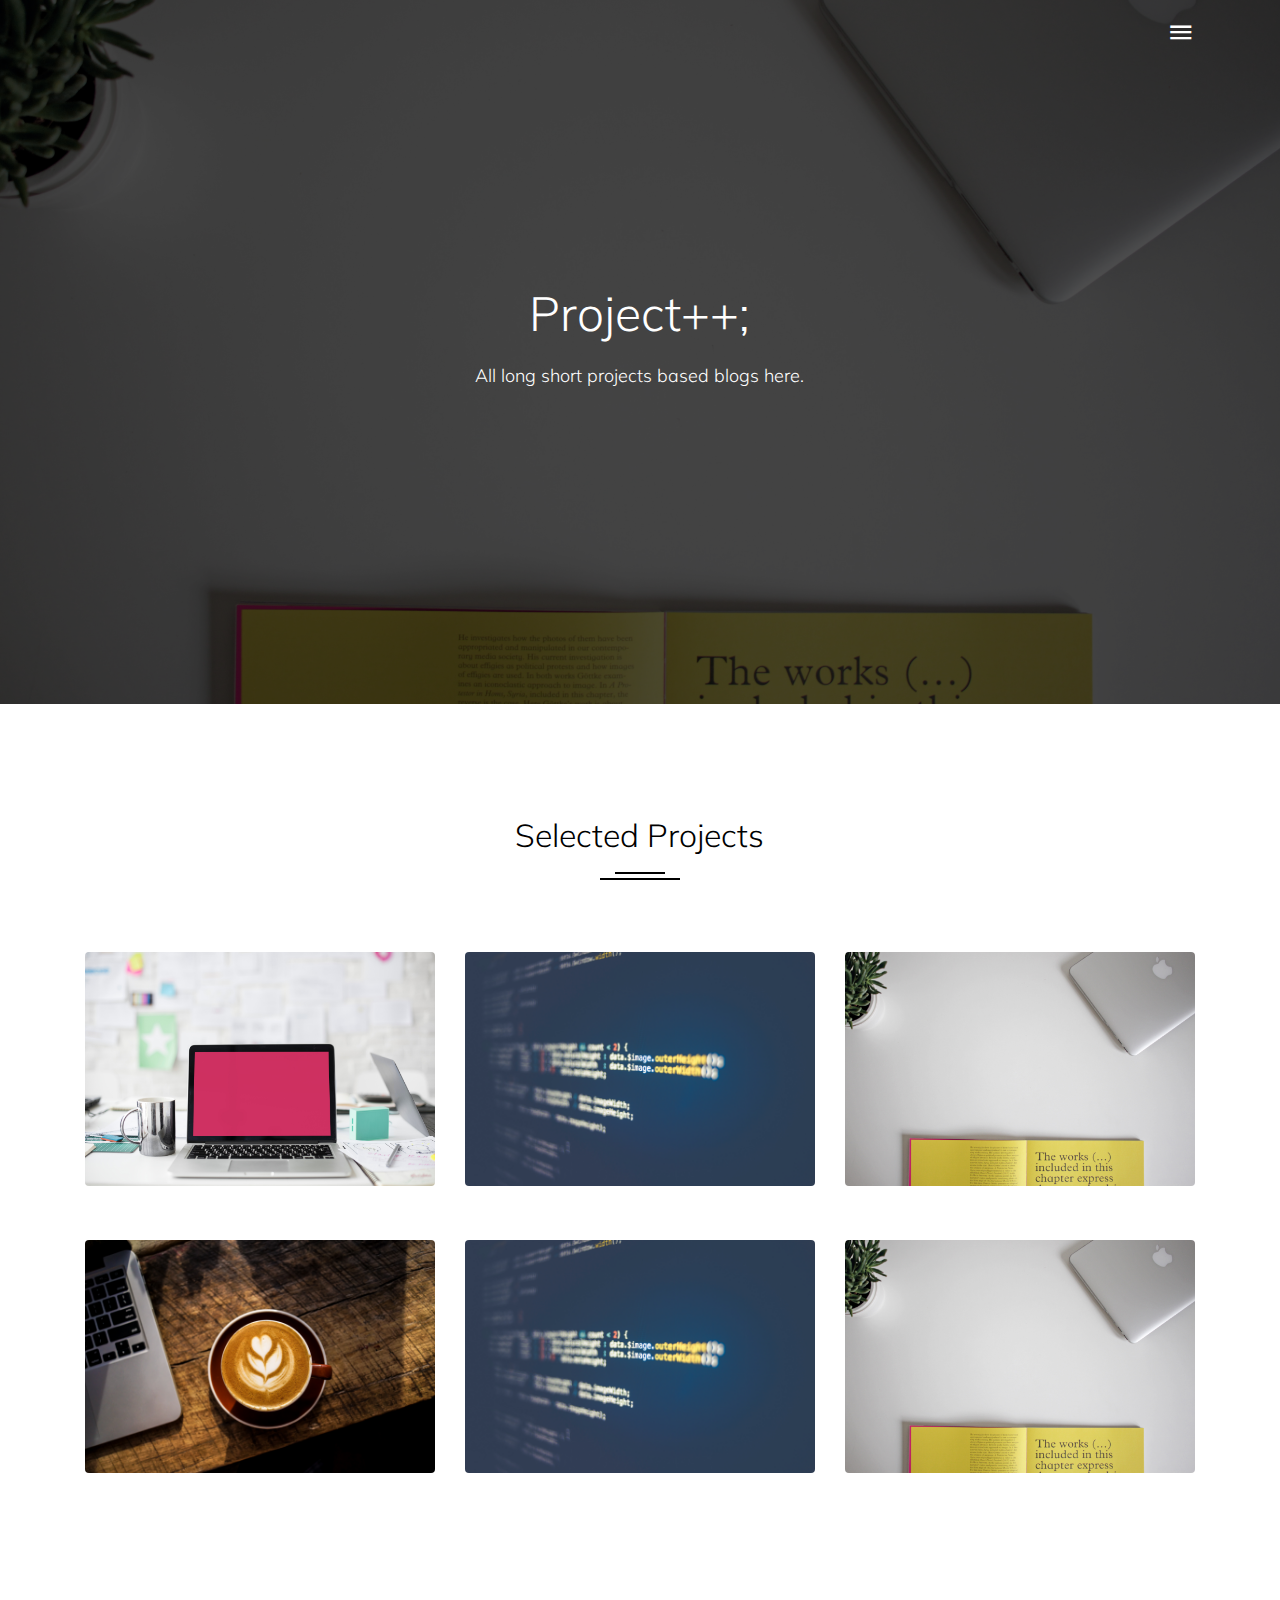
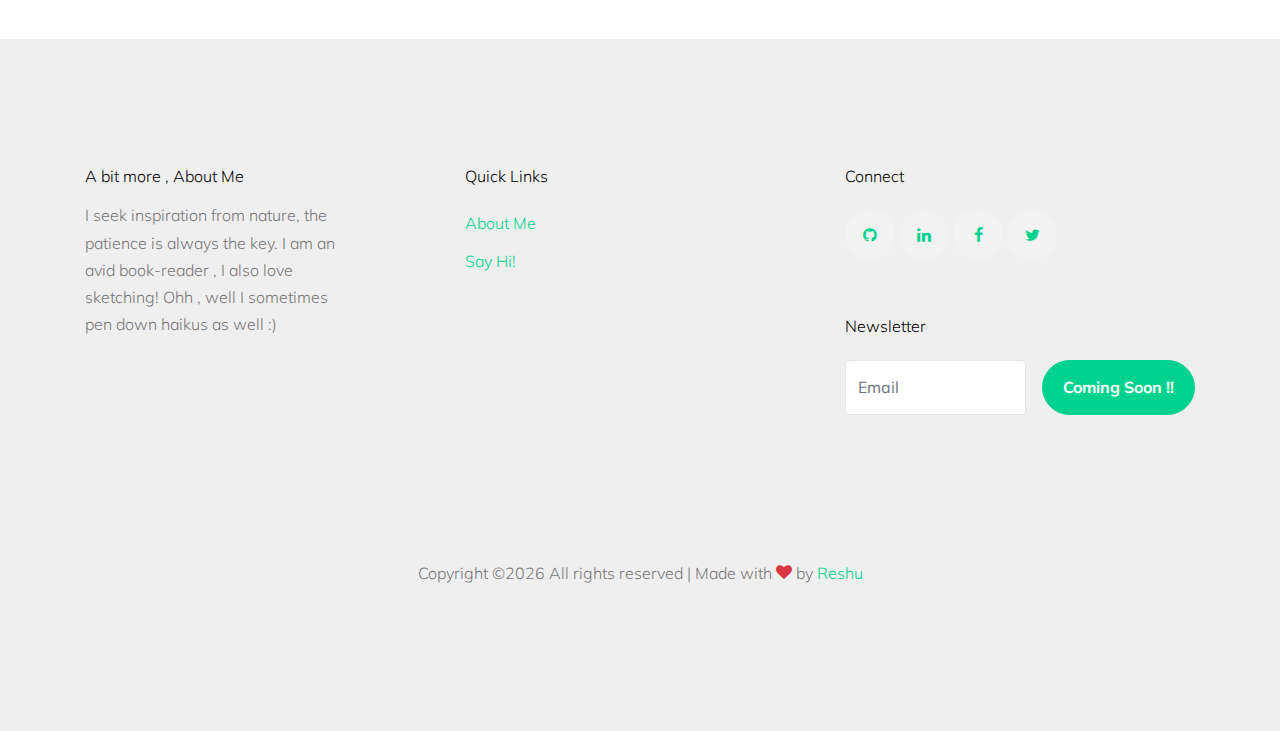
<file: work.html>
<!doctype html>
<html lang="en">

  <head>
    <title>Reshu's Projects</title>
    <meta charset="utf-8">
    <meta name="viewport" content="width=device-width, initial-scale=1, shrink-to-fit=no">

    <link href="https://fonts.googleapis.com/css?family=Muli:400,700" rel="stylesheet">

    <link rel="stylesheet" href="fonts/icomoon/style.css">

    <link rel="stylesheet" href="css/bootstrap.min.css">
    <link rel="stylesheet" href="css/bootstrap-datepicker.css">
    <link rel="stylesheet" href="css/jquery.fancybox.min.css">
    <link rel="stylesheet" href="css/owl.carousel.min.css">
    <link rel="stylesheet" href="css/owl.theme.default.min.css">
    <link rel="stylesheet" href="fonts/flaticon/font/flaticon.css">
    <link rel="stylesheet" href="css/aos.css">

    <!-- MAIN CSS -->
    <link rel="stylesheet" href="css/style.css">

  </head>

  <body data-spy="scroll" data-target=".site-navbar-target" data-offset="300">

    
    <div class="site-wrap" id="home-section">

      <div class="site-mobile-menu site-navbar-target">
        <div class="site-mobile-menu-header">
          <div class="site-mobile-menu-close mt-3">
            <span class="icon-close2 js-menu-toggle"></span>
          </div>
        </div>
        <div class="site-mobile-menu-body"></div>
      </div>



      <header class="site-navbar site-navbar-target" role="banner">

        <div class="container">
          <div class="row align-items-center position-relative">

            <div class="col-3 ">
              <div class="site-logo">
                <a href="index.html" class="font-weight-bold"></a>
              </div>
            </div>

            <div class="col-9  text-right">
              

              <span class="d-inline-block d-lg-block"><a href="#" class="text-white site-menu-toggle js-menu-toggle py-5 text-white"><span class="icon-menu h3 text-white"></span></a></span>

              

              <nav class="site-navigation text-right ml-auto d-none d-lg-none" role="navigation">
                <ul class="site-menu main-menu js-clone-nav ml-auto ">
                  <li><a href="index.html" class="nav-link">Home</a></li>
                  <!--li><a href="about.html" class="nav-link">About</a></li-->
                  <li><a href="work.html" class="nav-link">Projects</a></li>
                  <li><a href="experience.html" class="nav-link">Experience</a></li>

                  <li><a href="achievements.html" class="nav-link">Achievements</a></li>
                  <li><a href="journal.html" class="nav-link">Journal</a></li>
                 <li><a href="gallery.html" class="nav-link">Gallery</a></li>

                  <li class="active"><a href="contact.html" class="nav-link">Contact</a></li>
                </ul>
              </nav>
            </div>

            
          </div>
        </div>

      </header>

    <div class="ftco-blocks-cover-1">
      <div class="site-section-cover overlay" style="background-image: url('images/bg1.jpg')">
        <div class="container">
          <div class="row align-items-center justify-content-center">
            <div class="col-md-7 text-center">
              <h1 class="mb-4 text-white">Project++;</h1>
              <p class="mb-4">All long short projects based blogs here.</p>
            </div>
          </div>
        </div>
      </div>
    </div>




    <div class="site-section">
      <div class="container">

        <div class="row mb-5">
          <div class="col-md-7 mx-auto text-center">
            <h2 class="heading-29190">Selected Projects</h2>
          </div>
        </div>

        <div class="row">
          <div class="col-md-6 col-lg-4 mb-4">
            <div class="item web">
              <a href="work-single.html" class="item-wrap" data-fancybox="gal">
                <span class="icon-add"></span>
                <img class="img-fluid" src="images/bg.jpg">
              </a>
            </div>
          </div>

          <div class="col-md-6 col-lg-4 mb-4">
            <div class="item web">
              <a href="work-single.html" class="item-wrap" data-fancybox="gal">
                <span class="icon-add"></span>
                <img class="img-fluid" src="images/bg3.jpg">
              </a>
            </div>
          </div>

          <div class="col-md-6 col-lg-4 mb-4">
            <div class="item web">
              <a href="work-single.html" class="item-wrap" data-fancybox="gal">
                <span class="icon-add"></span>
                <img class="img-fluid" src="images/bg1.jpg">
              </a>
            </div>
          </div>

          <div class="col-md-6 col-lg-4 mb-4">
            <div class="item web">
              <a href="work-single.html" class="item-wrap" data-fancybox="gal">
                <span class="icon-add"></span>
                <img class="img-fluid" src="images/bg5.jpg">
              </a>
            </div>
          </div>

          <div class="col-md-6 col-lg-4 mb-4">
            <div class="item web">
              <a href="work-single.html" class="item-wrap" data-fancybox="gal">
                <span class="icon-add"></span>
                <img class="img-fluid" src="images/bg3.jpg">
              </a>
            </div>
          </div>

          <div class="col-md-6 col-lg-4 mb-4">
            <div class="item web">
              <a href="work-single.html" class="item-wrap" data-fancybox="gal">
                <span class="icon-add"></span>
                <img class="img-fluid" src="images/bg1.jpg">
              </a>
            </div>
          </div>

        </div>

        
      </div>
    </div> <!-- END .site-section -->

    <!--div class="site-section bg-light">
      <div class="container">

        <div class="row mb-5">
          <div class="col-md-7 mx-auto text-center">
            <h2 class="heading-29190">Testimonials</h2>
          </div>
        </div>

        <div class="row">
          <div class="col-lg-4 col-md-6">
            
            <div>
              <div class="person-pic-39219 mb-4">
                <img src="images/person_1.jpg" alt="Image" class="img-fluid">
              </div>  
              
              <blockquote class="quote_39823">
                <p>Lorem ipsum dolor sit amet, consectetur adipisicing elit. Voluptas excepturi accusantium non aut perspiciatis nisi magni libero, molestias.</p>
              </blockquote>
              <p>&mdash; Chris Smith</p>
            </div>
          </div>
          <div class="col-lg-4 col-md-6">
            
            
            <div>
              <div class="person-pic-39219 mb-4">
                <img src="images/person_2.jpg" alt="Image" class="img-fluid">
              </div>  
              <blockquote class="quote_39823">
                <p>Lorem ipsum dolor sit amet, consectetur adipisicing elit. Voluptas excepturi accusantium non aut perspiciatis nisi magni libero, molestias.</p>
              </blockquote>
              <p>&mdash; Chris Smith</p>
            </div>

          </div>
          <div class="col-lg-4 col-md-6">
            
            <div>
              <div class="person-pic-39219 mb-4">
                <img src="images/person_3.jpg" alt="Image" class="img-fluid">
              </div>  
              <blockquote class="quote_39823">
                <p>Lorem ipsum dolor sit amet, consectetur adipisicing elit. Voluptas excepturi accusantium non aut perspiciatis nisi magni libero, molestias.</p>
              </blockquote>
              <p>&mdash; Chris Smith</p>
            </div>
          </div>
        </div>
      </div>
    </div-->
    <footer class="site-footer">
      <div class="container">
        <div class="row">
          <div class="col-lg-3">
            <h2 class="footer-heading mb-3">A bit more , About Me</h2>
            <p>I seek inspiration from nature, the patience is always the key. I am an avid book-reader , I also love sketching! Ohh , well I sometimes pen down haikus as well :)</p>

          </div>
          <div class="col-lg-8 ml-auto">
            <div class="row">
              <div class="col-lg-6 ml-auto">
                <h2 class="footer-heading mb-4">Quick Links</h2>
                <ul class="list-unstyled">
                  <li><a href="index.html">About Me</a></li>
                  
                  
                 
                  <li><a href="https://www.linkedin.com/in/reshu-ai/">Say Hi!</a></li>
                </ul>
              </div>
              <div class="col-lg-6">
                <h2 class="footer-heading mb-4">Connect</h2>
                <div class="social_29128 white mb-5">
                  <a href="https://github.com/sreshu"><span class="icon-github"></span></a>   
                  <a href="https://www.linkedin.com/in/reshu-ai/"><span class="icon-linkedin"></span></a>
                  <a href="https://www.facebook.com/reshusinghhh"><span class="icon-facebook"></span></a>    
                  <a href="https://twitter.com/sreshu_"><span class="icon-twitter"></span></a>  
                 </div>
                <h2 class="footer-heading mb-4">Newsletter</h2>
                <form action="#" class="d-flex" class="subscribe">
                  <input type="text" class="form-control mr-3" placeholder="Email">
                  <input type="submit" value="Coming Soon !!" class="btn btn-primary">
                </form>
              </div>
              
            </div>
          </div>
        </div>
        <div class="row pt-5 mt-5 text-center">
          <div class="col-md-12">
            <div class="border-top pt-5">
              <p>
            <!-- Link back to Colorlib can't be removed. Template is licensed under CC BY 3.0. -->
            Copyright &copy;<script>document.write(new Date().getFullYear());</script> All rights reserved | Made with <i class="icon-heart text-danger" aria-hidden="true"></i> by <a href="https://www.facebook.com/reshusinghhh" target="_blank" >Reshu</a>
            <!-- Link back to Colorlib can't be removed. Template is licensed under CC BY 3.0. -->
            </p>
            </div>
          </div>

        </div>
      </div>
    </footer>

    </div>


    
    <script src="js/jquery-3.3.1.min.js"></script>
    <script src="js/jquery-migrate-3.0.0.js"></script>
    <script src="js/popper.min.js"></script>
    <script src="js/bootstrap.min.js"></script>
    <script src="js/owl.carousel.min.js"></script>
    <script src="js/jquery.sticky.js"></script>
    <script src="js/jquery.waypoints.min.js"></script>
    <script src="js/jquery.animateNumber.min.js"></script>
    <script src="js/jquery.fancybox.min.js"></script>
    <script src="js/jquery.stellar.min.js"></script>
    <script src="js/jquery.easing.1.3.js"></script>
    <script src="js/bootstrap-datepicker.min.js"></script>
    <script src="js/isotope.pkgd.min.js"></script>
    <script src="js/aos.js"></script>

    <script src="js/main.js"></script>

  </body>

</html>
</file>
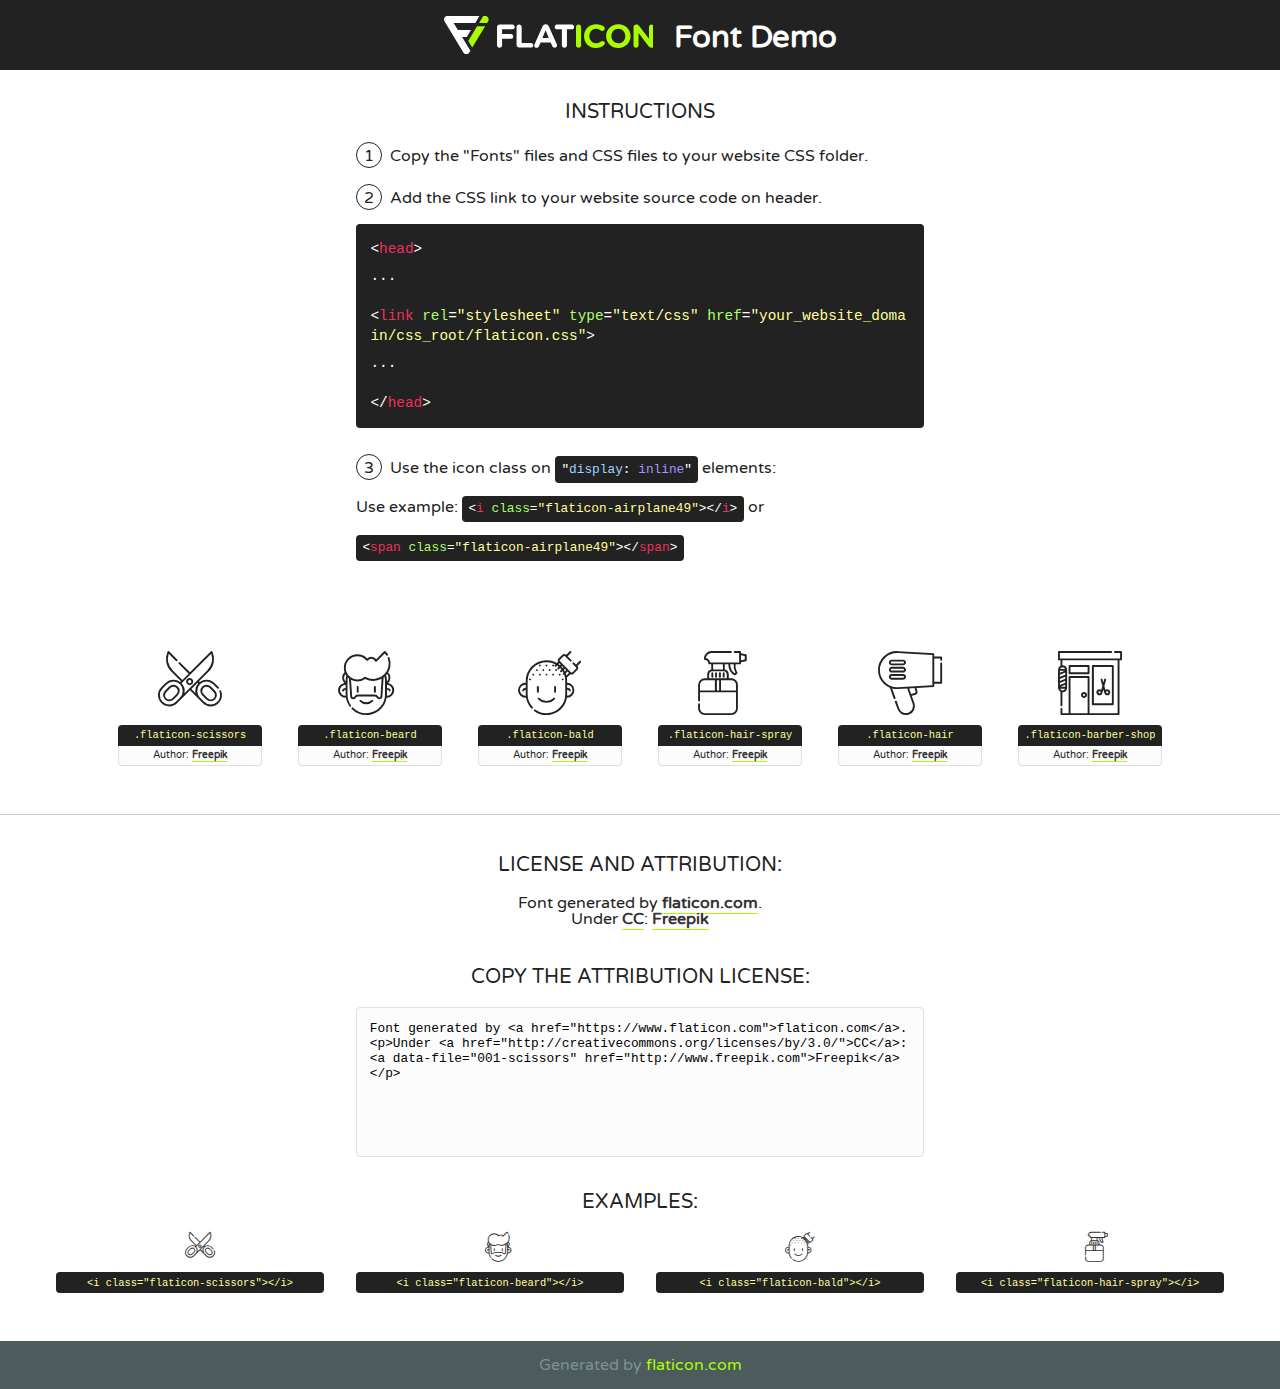
<file: fonts/flaticon/font/flaticon.html>
<!DOCTYPE html>
<!--
  Flaticon icon font: Flaticon
  Creation date: 23/07/2019 22:03
-->
<html>
<!DOCTYPE html>
<html>

<head>
    <title>Flaticon WebFont</title>
    <link href="http://fonts.googleapis.com/css?family=Varela+Round" rel="stylesheet" type="text/css" />
    <link rel="stylesheet" type="text/css" href="flaticon.css">
    <meta charset="UTF-8">
    <style>
    html, body, div, span, applet, object, iframe,
    h1, h2, h3, h4, h5, h6, p, blockquote, pre,
    a, abbr, acronym, address, big, cite, code,
    del, dfn, em, img, ins, kbd, q, s, samp,
    small, strike, strong, sub, sup, tt, var,
    b, u, i, center,
    dl, dt, dd, ol, ul, li,
    fieldset, form, label, legend,
    table, caption, tbody, tfoot, thead, tr, th, td,
    article, aside, canvas, details, embed, 
    figure, figcaption, footer, header, hgroup, 
    menu, nav, output, ruby, section, summary,
    time, mark, audio, video {
        margin: 0;
        padding: 0;
        border: 0;
        font-size: 100%;
        font: inherit;
        vertical-align: baseline;
    }
    /* HTML5 display-role reset for older browsers */
    article, aside, details, figcaption, figure, 
    footer, header, hgroup, menu, nav, section {
        display: block;
    }
    body {
        line-height: 1;
    }
    ol, ul {
        list-style: none;
    }
    blockquote, q {
        quotes: none;
    }
    blockquote:before, blockquote:after,
    q:before, q:after {
        content: '';
        content: none;
    }
    table {
        border-collapse: collapse;
        border-spacing: 0;
    }
    body {
        font-family: 'Varela Round', Helvetica, Arial, sans-serif;
        font-size: 16px;
        color: #222;
    }
    a {
        color: #333;
        border-bottom: 1px solid #a9fd00;
        font-weight: bold;
        text-decoration: none;
    }
    * {
        -moz-box-sizing: border-box;
        -webkit-box-sizing: border-box;
        box-sizing: border-box;
        margin: 0;
        padding: 0;
    }
    [class^="flaticon-"]:before, [class*=" flaticon-"]:before, [class^="flaticon-"]:after, [class*=" flaticon-"]:after {
        font-family: Flaticon;
        font-size: 30px;
        font-style: normal;
        margin-left: 20px;
        color: #333;
    }
    .wrapper {
        max-width: 600px;
        margin: auto;
        padding: 0 1em;
    }
    .title {
        font-size: 1.25em;
        text-align: center;
        margin-bottom: 1em;
        text-transform: uppercase;
    }
    header {
        text-align: center;
        background-color: #222;
        color: #fff;
        padding: 1em;
    }
    header .logo {
        width: 210px;
        height: 38px;
        display: inline-block;
        vertical-align: middle;
        margin-right: 1em;
        border: none;
    }
    header strong {
        font-size: 1.95em;
        font-weight: bold;
        vertical-align: middle;
        margin-top: 5px;
        display: inline-block;
    }
    .demo {
        margin: 2em auto;
        line-height: 1.25em;
    }
    .demo ul li {
        margin-bottom: 1em;
    }
    .demo ul li .num {
        color: #222;
        border-radius: 20px;
        display: inline-block;
        width: 26px;
        padding: 3px;
        height: 26px;
        text-align: center;
        margin-right: 0.5em;
        border: 1px solid #222;
    }
    .demo ul li code {
        background-color: #222;
        border-radius: 4px;
        padding: 0.25em 0.5em;
        display: inline-block;
        color: #fff;
        font-family: Consolas,Monaco,Lucida Console,Liberation Mono,DejaVu Sans Mono,Bitstream Vera Sans Mono,Courier New, monospace;
        font-weight: lighter;
        margin-top: 1em;
        font-size: 0.8em;
        word-break: break-all;
    }
    .demo ul li code.big {
        padding: 1em;
        font-size: 0.9em;
    }
    .demo ul li code .red {
        color: #EF3159;
    }
    .demo ul li code .green {
        color: #ACFF65;
    }
    .demo ul li code .yellow {
        color: #FFFF99;
    }
    .demo ul li code .blue {
        color: #99D3FF;
    }
    .demo ul li code .purple {
        color: #A295FF;
    }
    .demo ul li code .dots {
        margin-top: 0.5em;
        display: block;
    }
    #glyphs {
        border-bottom: 1px solid #ccc;
        padding: 2em 0;
        text-align: center;
    }
    .glyph {
        display: inline-block;
        width: 9em;
        margin: 1em;
        text-align: center;
        vertical-align: top;
        background: #FFF;
    }
    .glyph .glyph-icon {
        padding: 10px;
        display: block;
        font-family:"Flaticon";
        font-size: 64px;
        line-height: 1;
    }
    .glyph .glyph-icon:before {
        font-size: 64px;
        color: #222;
        margin-left: 0;
    }
    .class-name {
        font-size: 0.65em;
        background-color: #222;
        color: #fff;
        border-radius: 4px 4px 0 0;
        padding: 0.5em;
        color: #FFFF99;
        font-family: Consolas,Monaco,Lucida Console,Liberation Mono,DejaVu Sans Mono,Bitstream Vera Sans Mono,Courier New, monospace;
    }
    .author-name {
        font-size: 0.6em;
        background-color: #fcfcfd;
        border: 1px solid #DEDEE4;
        border-top: 0;
        border-radius: 0 0 4px 4px;
        padding: 0.5em;
    }
    .class-name:last-child {
        font-size: 10px;
        color:#888;
    }
    .class-name:last-child a {
        font-size: 10px;
        color:#555;
    }
    .class-name:last-child a:hover {
        color:#a9fd00;
    }
    .glyph > input {
        display: block;
        width: 100px;
        margin: 5px auto;
        text-align: center;
        font-size: 12px;
        cursor: text;
    }
    .glyph > input.icon-input {
        font-family:"Flaticon";
        font-size: 16px;
        margin-bottom: 10px;
    }
    .attribution .title {
        margin-top: 2em;
    }
    .attribution textarea {
        background-color: #fcfcfd;
        padding: 1em;
        border: none;
        box-shadow: none;
        border: 1px solid #DEDEE4;
        border-radius: 4px;
        resize: none;
        width: 100%;
        height: 150px;
        font-size: 0.8em;
        font-family: Consolas,Monaco,Lucida Console,Liberation Mono,DejaVu Sans Mono,Bitstream Vera Sans Mono,Courier New, monospace;
        -webkit-appearance: none;
    }
    .iconsuse {
        margin: 2em auto;
        text-align: center;
        max-width: 1200px;
    }
    .iconsuse:after {
        content: '';
        display: table;
        clear: both;
    }
    .iconsuse .image {
        float: left;
        width: 25%;
        padding: 0 1em;
    }
    .iconsuse .image p {
        margin-bottom: 1em;
    }
    .iconsuse .image span {
        display: block;
        font-size: 0.65em;
        background-color: #222;
        color: #fff;
        border-radius: 4px;
        padding: 0.5em;
        color: #FFFF99;
        margin-top: 1em;
        font-family: Consolas,Monaco,Lucida Console,Liberation Mono,DejaVu Sans Mono,Bitstream Vera Sans Mono,Courier New, monospace;
    }
    #footer {
        text-align: center;
        background-color: #4C5B5C;
        color: #7c9192;
        padding: 1em;
    }
    #footer a {
        border: none;
        color: #a9fd00;
        font-weight: normal;
    }
    @media (max-width: 960px) {
        .iconsuse .image {
            width: 50%;
        }
    }
    @media (max-width: 560px) {
        .iconsuse .image {
            width: 100%;
        }
    }
    </style>
</head>

<body class="characters-off">

    <header>
        <a href="https://www.flaticon.com" target="_blank" class="logo">
            <svg version="1.1" xmlns="http://www.w3.org/2000/svg" xmlns:xlink="http://www.w3.org/1999/xlink" xmlns:a="http://ns.adobe.com/AdobeSVGViewerExtensions/3.0/" viewBox="0 0 560.875 102.036" enable-background="new 0 0 560.875 102.036" xml:space="preserve">
                <defs>
                </defs>
                <g>
                    <g class="letters">
                        <path fill="#ffffff" d="M141.596,29.675c0-3.777,2.985-6.767,6.764-6.767h34.438c3.426,0,6.15,2.728,6.15,6.15
                        c0,3.43-2.724,6.149-6.15,6.149h-27.674v13.091h23.719c3.429,0,6.151,2.724,6.151,6.15c0,3.43-2.723,6.149-6.151,6.149h-23.719
                        v17.574c0,3.773-2.986,6.761-6.764,6.761c-3.779,0-6.764-2.989-6.764-6.761V29.675z"></path>
                        <path fill="#ffffff" d="M193.844,29.149c0-3.781,2.985-6.767,6.764-6.767c3.776,0,6.763,2.985,6.763,6.767v42.957h25.039
                        c3.426,0,6.149,2.726,6.149,6.153c0,3.425-2.723,6.15-6.149,6.15h-31.802c-3.779,0-6.764-2.986-6.764-6.768V29.149z"></path>
                        <path fill="#ffffff" d="M241.891,75.71l21.438-48.407c1.492-3.341,4.215-5.357,7.906-5.357h0.792
                        c3.686,0,6.323,2.017,7.815,5.357l21.439,48.407c0.436,0.967,0.701,1.845,0.701,2.723c0,3.602-2.809,6.501-6.414,6.501
                        c-3.161,0-5.269-1.845-6.499-4.655l-4.132-9.661h-27.059l-4.301,10.102c-1.144,2.631-3.426,4.214-6.237,4.214
                        c-3.517,0-6.24-2.81-6.24-6.325C241.1,77.64,241.451,76.677,241.891,75.71z M279.932,58.666l-8.521-20.297l-8.526,20.297H279.932
                        z"></path>
                        <path fill="#ffffff" d="M314.864,35.387H301.86c-3.429,0-6.239-2.813-6.239-6.238c0-3.429,2.811-6.24,6.239-6.24h39.533
                        c3.426,0,6.237,2.811,6.237,6.24c0,3.425-2.811,6.238-6.237,6.238h-13.001v42.785c0,3.773-2.99,6.761-6.764,6.761
                        c-3.779,0-6.764-2.989-6.764-6.761V35.387z"></path>
                        <path fill="#A9FD00" d="M352.615,29.149c0-3.781,2.985-6.767,6.767-6.767c3.774,0,6.761,2.985,6.761,6.767v49.024
                        c0,3.773-2.987,6.761-6.761,6.761c-3.781,0-6.767-2.989-6.767-6.761V29.149z"></path>
                        <path fill="#A9FD00" d="M374.132,53.836v-0.179c0-17.481,13.178-31.801,32.065-31.801c9.22,0,15.459,2.458,20.557,6.238
                        c1.402,1.054,2.637,2.985,2.637,5.357c0,3.692-2.985,6.59-6.681,6.59c-1.845,0-3.071-0.702-4.044-1.319
                        c-3.776-2.813-7.729-4.393-12.562-4.393c-10.364,0-17.831,8.611-17.831,19.154v0.173c0,10.542,7.291,19.329,17.831,19.329
                        c5.715,0,9.492-1.756,13.359-4.834c1.049-0.874,2.458-1.491,4.039-1.491c3.429,0,6.325,2.813,6.325,6.236
                        c0,2.106-1.056,3.78-2.282,4.834c-5.539,4.834-12.036,7.733-21.878,7.733C387.572,85.464,374.132,71.493,374.132,53.836z"></path>
                        <path fill="#A9FD00" d="M433.009,53.836v-0.179c0-17.481,13.79-31.801,32.766-31.801c18.981,0,32.592,14.143,32.592,31.628v0.173
                        c0,17.483-13.785,31.807-32.769,31.807C446.625,85.464,433.009,71.32,433.009,53.836z M484.224,53.836v-0.179
                        c0-10.539-7.725-19.326-18.626-19.326c-10.893,0-18.449,8.611-18.449,19.154v0.173c0,10.542,7.73,19.329,18.626,19.329
                        C476.676,72.986,484.224,64.378,484.224,53.836z"></path>
                        <path fill="#A9FD00" d="M506.233,29.321c0-3.774,2.99-6.763,6.767-6.763h1.401c3.252,0,5.183,1.583,7.029,3.953l26.093,34.265
                        V29.059c0-3.692,2.99-6.677,6.681-6.677c3.683,0,6.671,2.985,6.671,6.677v48.934c0,3.78-2.987,6.765-6.764,6.765h-0.436
                        c-3.257,0-5.188-1.581-7.034-3.953l-27.056-35.492v32.944c0,3.687-2.985,6.676-6.678,6.676c-3.683,0-6.673-2.989-6.673-6.676
                        V29.321z"></path>
                    </g>
                    <g class="insignia">
                        <path fill="#ffffff" d="M48.372,56.137h12.517l11.156-18.537H37.186L25.688,18.539h57.825L94.668,0H9.271
                        C5.925,0,2.842,1.801,1.198,4.716c-1.644,2.907-1.593,6.482,0.134,9.343l50.38,83.501c1.678,2.781,4.689,4.476,7.938,4.476
                        c3.246,0,6.257-1.695,7.935-4.476l2.898-4.804L48.372,56.137z"></path>
                        <g class="i">
                            <path fill="#A9FD00" d="M93.575,18.539h0.031v0.004l21.652,0.004l2.705-4.488c1.727-2.861,1.778-6.436,0.133-9.343
                            C116.454,1.801,113.371,0,110.026,0h-5.294L93.575,18.539z"></path>
                            <polygon fill="#A9FD00" points="88.291,27.356 64.725,66.486 75.519,84.404 109.942,27.356"></polygon>
                        </g>
                    </g>
                </g>
            </svg>
        </a>
        <strong>Font Demo</strong>
    </header>


    <section class="demo wrapper">

        <p class="title">Instructions</p>

        <ul>
            <li>
                <span class="num">1</span>Copy the "Fonts" files and CSS files to your website CSS folder.
            </li>
            <li>
                <span class="num">2</span>Add the CSS link to your website source code on header.
                <code class="big">
                    &lt;<span class="red">head</span>&gt;
                    <br/><span class="dots">...</span>
                    <br/>&lt;<span class="red">link</span> <span class="green">rel</span>=<span class="yellow">"stylesheet"</span> <span class="green">type</span>=<span class="yellow">"text/css"</span> <span class="green">href</span>=<span class="yellow">"your_website_domain/css_root/flaticon.css"</span>&gt;
                    <br/><span class="dots">...</span>
                    <br/>&lt;/<span class="red">head</span>&gt;
                </code>
            </li>

            <li>
                <p>
                    <span class="num">3</span>Use the icon class on <code>"<span class="blue">display</span>:<span class="purple"> inline</span>"</code> elements:
                    <br />
                    Use example: <code>&lt;<span class="red">i</span> <span class="green">class</span>=<span class="yellow">&quot;flaticon-airplane49&quot;</span>&gt;&lt;/<span class="red">i</span>&gt;</code> or <code>&lt;<span class="red">span</span> <span class="green">class</span>=<span class="yellow">&quot;flaticon-airplane49&quot;</span>&gt;&lt;/<span class="red">span</span>&gt;</code>
            </li>
        </ul>

    </section>




   <section id="glyphs">          
    
      
        <div class="glyph"><div class="glyph-icon flaticon-scissors"></div>
            <div class="class-name">.flaticon-scissors</div>
            <div class="author-name">Author: <a data-file="001-scissors" href="http://www.freepik.com">Freepik</a> </div> 
        </div>        
        
        <div class="glyph"><div class="glyph-icon flaticon-beard"></div>
            <div class="class-name">.flaticon-beard</div>
            <div class="author-name">Author: <a data-file="002-beard" href="http://www.freepik.com">Freepik</a> </div> 
        </div>        
        
        <div class="glyph"><div class="glyph-icon flaticon-bald"></div>
            <div class="class-name">.flaticon-bald</div>
            <div class="author-name">Author: <a data-file="003-bald" href="http://www.freepik.com">Freepik</a> </div> 
        </div>        
        
        <div class="glyph"><div class="glyph-icon flaticon-hair-spray"></div>
            <div class="class-name">.flaticon-hair-spray</div>
            <div class="author-name">Author: <a data-file="004-hair-spray" href="http://www.freepik.com">Freepik</a> </div> 
        </div>        
        
        <div class="glyph"><div class="glyph-icon flaticon-hair"></div>
            <div class="class-name">.flaticon-hair</div>
            <div class="author-name">Author: <a data-file="005-hair" href="http://www.freepik.com">Freepik</a> </div> 
        </div>        
        
        <div class="glyph"><div class="glyph-icon flaticon-barber-shop"></div>
            <div class="class-name">.flaticon-barber-shop</div>
            <div class="author-name">Author: <a data-file="006-barber-shop" href="http://www.freepik.com">Freepik</a> </div> 
        </div>        
        

    </section>



    <section class="attribution wrapper"   style="text-align:center;">

      <div class="title">License and attribution:</div><div class="attrDiv">Font generated by <a href="https://www.flaticon.com">flaticon.com</a>. <div><p>Under <a href="http://creativecommons.org/licenses/by/3.0/">CC</a>: <a data-file="001-scissors" href="http://www.freepik.com">Freepik</a></p>  </div>
      </div>
      <div class="title">Copy the Attribution License:</div>

    <textarea onclick="this.focus();this.select();">Font generated by &lt;a href=&quot;https://www.flaticon.com&quot;&gt;flaticon.com&lt;/a&gt;. <p>Under <a href="http://creativecommons.org/licenses/by/3.0/">CC</a>: <a data-file="001-scissors" href="http://www.freepik.com">Freepik</a></p>  
     </textarea>

    </section>

    <section class="iconsuse">

          <div class="title">Examples:</div>            
             
            <div class="image">
                <p>
                    <i class="glyph-icon flaticon-scissors"></i> 
                    <span>&lt;i class=&quot;flaticon-scissors&quot;&gt;&lt;/i&gt;</span>
                </p>
            </div>
            
            <div class="image">
                <p>
                    <i class="glyph-icon flaticon-beard"></i> 
                    <span>&lt;i class=&quot;flaticon-beard&quot;&gt;&lt;/i&gt;</span>
                </p>
            </div>
            
            <div class="image">
                <p>
                    <i class="glyph-icon flaticon-bald"></i> 
                    <span>&lt;i class=&quot;flaticon-bald&quot;&gt;&lt;/i&gt;</span>
                </p>
            </div>
            
            <div class="image">
                <p>
                    <i class="glyph-icon flaticon-hair-spray"></i> 
                    <span>&lt;i class=&quot;flaticon-hair-spray&quot;&gt;&lt;/i&gt;</span>
                </p>
            </div>
                       
        </div>
                            
    </section>

<div id="footer">
    <div>Generated by <a href="https://www.flaticon.com">flaticon.com</a>
    </div>
</div>



</body>
</html>
</file>
<file: fonts/icomoon/style.css>
@font-face {
  font-family: 'icomoon';
  src:  url('fonts/icomoon.eot?10si43');
  src:  url('fonts/icomoon.eot?10si43#iefix') format('embedded-opentype'),
    url('fonts/icomoon.ttf?10si43') format('truetype'),
    url('fonts/icomoon.woff?10si43') format('woff'),
    url('fonts/icomoon.svg?10si43#icomoon') format('svg');
  font-weight: normal;
  font-style: normal;
}

[class^="icon-"], [class*=" icon-"] {
  /* use !important to prevent issues with browser extensions that change fonts */
  font-family: 'icomoon' !important;
  speak: none;
  font-style: normal;
  font-weight: normal;
  font-variant: normal;
  text-transform: none;
  line-height: 1;

  /* Better Font Rendering =========== */
  -webkit-font-smoothing: antialiased;
  -moz-osx-font-smoothing: grayscale;
}

.icon-asterisk:before {
  content: "\f069";
}
.icon-plus:before {
  content: "\f067";
}
.icon-question:before {
  content: "\f128";
}
.icon-minus:before {
  content: "\f068";
}
.icon-glass:before {
  content: "\f000";
}
.icon-music:before {
  content: "\f001";
}
.icon-search:before {
  content: "\f002";
}
.icon-envelope-o:before {
  content: "\f003";
}
.icon-heart:before {
  content: "\f004";
}
.icon-star:before {
  content: "\f005";
}
.icon-star-o:before {
  content: "\f006";
}
.icon-user:before {
  content: "\f007";
}
.icon-film:before {
  content: "\f008";
}
.icon-th-large:before {
  content: "\f009";
}
.icon-th:before {
  content: "\f00a";
}
.icon-th-list:before {
  content: "\f00b";
}
.icon-check:before {
  content: "\f00c";
}
.icon-close:before {
  content: "\f00d";
}
.icon-remove:before {
  content: "\f00d";
}
.icon-times:before {
  content: "\f00d";
}
.icon-search-plus:before {
  content: "\f00e";
}
.icon-search-minus:before {
  content: "\f010";
}
.icon-power-off:before {
  content: "\f011";
}
.icon-signal:before {
  content: "\f012";
}
.icon-cog:before {
  content: "\f013";
}
.icon-gear:before {
  content: "\f013";
}
.icon-trash-o:before {
  content: "\f014";
}
.icon-home:before {
  content: "\f015";
}
.icon-file-o:before {
  content: "\f016";
}
.icon-clock-o:before {
  content: "\f017";
}
.icon-road:before {
  content: "\f018";
}
.icon-download:before {
  content: "\f019";
}
.icon-arrow-circle-o-down:before {
  content: "\f01a";
}
.icon-arrow-circle-o-up:before {
  content: "\f01b";
}
.icon-inbox:before {
  content: "\f01c";
}
.icon-play-circle-o:before {
  content: "\f01d";
}
.icon-repeat:before {
  content: "\f01e";
}
.icon-rotate-right:before {
  content: "\f01e";
}
.icon-refresh:before {
  content: "\f021";
}
.icon-list-alt:before {
  content: "\f022";
}
.icon-lock:before {
  content: "\f023";
}
.icon-flag:before {
  content: "\f024";
}
.icon-headphones:before {
  content: "\f025";
}
.icon-volume-off:before {
  content: "\f026";
}
.icon-volume-down:before {
  content: "\f027";
}
.icon-volume-up:before {
  content: "\f028";
}
.icon-qrcode:before {
  content: "\f029";
}
.icon-barcode:before {
  content: "\f02a";
}
.icon-tag:before {
  content: "\f02b";
}
.icon-tags:before {
  content: "\f02c";
}
.icon-book:before {
  content: "\f02d";
}
.icon-bookmark:before {
  content: "\f02e";
}
.icon-print:before {
  content: "\f02f";
}
.icon-camera:before {
  content: "\f030";
}
.icon-font:before {
  content: "\f031";
}
.icon-bold:before {
  content: "\f032";
}
.icon-italic:before {
  content: "\f033";
}
.icon-text-height:before {
  content: "\f034";
}
.icon-text-width:before {
  content: "\f035";
}
.icon-align-left:before {
  content: "\f036";
}
.icon-align-center:before {
  content: "\f037";
}
.icon-align-right:before {
  content: "\f038";
}
.icon-align-justify:before {
  content: "\f039";
}
.icon-list:before {
  content: "\f03a";
}
.icon-dedent:before {
  content: "\f03b";
}
.icon-outdent:before {
  content: "\f03b";
}
.icon-indent:before {
  content: "\f03c";
}
.icon-video-camera:before {
  content: "\f03d";
}
.icon-image:before {
  content: "\f03e";
}
.icon-photo:before {
  content: "\f03e";
}
.icon-picture-o:before {
  content: "\f03e";
}
.icon-pencil:before {
  content: "\f040";
}
.icon-map-marker:before {
  content: "\f041";
}
.icon-adjust:before {
  content: "\f042";
}
.icon-tint:before {
  content: "\f043";
}
.icon-edit:before {
  content: "\f044";
}
.icon-pencil-square-o:before {
  content: "\f044";
}
.icon-share-square-o:before {
  content: "\f045";
}
.icon-check-square-o:before {
  content: "\f046";
}
.icon-arrows:before {
  content: "\f047";
}
.icon-step-backward:before {
  content: "\f048";
}
.icon-fast-backward:before {
  content: "\f049";
}
.icon-backward:before {
  content: "\f04a";
}
.icon-play:before {
  content: "\f04b";
}
.icon-pause:before {
  content: "\f04c";
}
.icon-stop:before {
  content: "\f04d";
}
.icon-forward:before {
  content: "\f04e";
}
.icon-fast-forward:before {
  content: "\f050";
}
.icon-step-forward:before {
  content: "\f051";
}
.icon-eject:before {
  content: "\f052";
}
.icon-chevron-left:before {
  content: "\f053";
}
.icon-chevron-right:before {
  content: "\f054";
}
.icon-plus-circle:before {
  content: "\f055";
}
.icon-minus-circle:before {
  content: "\f056";
}
.icon-times-circle:before {
  content: "\f057";
}
.icon-check-circle:before {
  content: "\f058";
}
.icon-question-circle:before {
  content: "\f059";
}
.icon-info-circle:before {
  content: "\f05a";
}
.icon-crosshairs:before {
  content: "\f05b";
}
.icon-times-circle-o:before {
  content: "\f05c";
}
.icon-check-circle-o:before {
  content: "\f05d";
}
.icon-ban:before {
  content: "\f05e";
}
.icon-arrow-left:before {
  content: "\f060";
}
.icon-arrow-right:before {
  content: "\f061";
}
.icon-arrow-up:before {
  content: "\f062";
}
.icon-arrow-down:before {
  content: "\f063";
}
.icon-mail-forward:before {
  content: "\f064";
}
.icon-share:before {
  content: "\f064";
}
.icon-expand:before {
  content: "\f065";
}
.icon-compress:before {
  content: "\f066";
}
.icon-exclamation-circle:before {
  content: "\f06a";
}
.icon-gift:before {
  content: "\f06b";
}
.icon-leaf:before {
  content: "\f06c";
}
.icon-fire:before {
  content: "\f06d";
}
.icon-eye:before {
  content: "\f06e";
}
.icon-eye-slash:before {
  content: "\f070";
}
.icon-exclamation-triangle:before {
  content: "\f071";
}
.icon-warning:before {
  content: "\f071";
}
.icon-plane:before {
  content: "\f072";
}
.icon-calendar:before {
  content: "\f073";
}
.icon-random:before {
  content: "\f074";
}
.icon-comment:before {
  content: "\f075";
}
.icon-magnet:before {
  content: "\f076";
}
.icon-chevron-up:before {
  content: "\f077";
}
.icon-chevron-down:before {
  content: "\f078";
}
.icon-retweet:before {
  content: "\f079";
}
.icon-shopping-cart:before {
  content: "\f07a";
}
.icon-folder:before {
  content: "\f07b";
}
.icon-folder-open:before {
  content: "\f07c";
}
.icon-arrows-v:before {
  content: "\f07d";
}
.icon-arrows-h:before {
  content: "\f07e";
}
.icon-bar-chart:before {
  content: "\f080";
}
.icon-bar-chart-o:before {
  content: "\f080";
}
.icon-twitter-square:before {
  content: "\f081";
}
.icon-facebook-square:before {
  content: "\f082";
}
.icon-camera-retro:before {
  content: "\f083";
}
.icon-key:before {
  content: "\f084";
}
.icon-cogs:before {
  content: "\f085";
}
.icon-gears:before {
  content: "\f085";
}
.icon-comments:before {
  content: "\f086";
}
.icon-thumbs-o-up:before {
  content: "\f087";
}
.icon-thumbs-o-down:before {
  content: "\f088";
}
.icon-star-half:before {
  content: "\f089";
}
.icon-heart-o:before {
  content: "\f08a";
}
.icon-sign-out:before {
  content: "\f08b";
}
.icon-linkedin-square:before {
  content: "\f08c";
}
.icon-thumb-tack:before {
  content: "\f08d";
}
.icon-external-link:before {
  content: "\f08e";
}
.icon-sign-in:before {
  content: "\f090";
}
.icon-trophy:before {
  content: "\f091";
}
.icon-github-square:before {
  content: "\f092";
}
.icon-upload:before {
  content: "\f093";
}
.icon-lemon-o:before {
  content: "\f094";
}
.icon-phone:before {
  content: "\f095";
}
.icon-square-o:before {
  content: "\f096";
}
.icon-bookmark-o:before {
  content: "\f097";
}
.icon-phone-square:before {
  content: "\f098";
}
.icon-twitter:before {
  content: "\f099";
}
.icon-facebook:before {
  content: "\f09a";
}
.icon-facebook-f:before {
  content: "\f09a";
}
.icon-github:before {
  content: "\f09b";
}
.icon-unlock:before {
  content: "\f09c";
}
.icon-credit-card:before {
  content: "\f09d";
}
.icon-feed:before {
  content: "\f09e";
}
.icon-rss:before {
  content: "\f09e";
}
.icon-hdd-o:before {
  content: "\f0a0";
}
.icon-bullhorn:before {
  content: "\f0a1";
}
.icon-bell-o:before {
  content: "\f0a2";
}
.icon-certificate:before {
  content: "\f0a3";
}
.icon-hand-o-right:before {
  content: "\f0a4";
}
.icon-hand-o-left:before {
  content: "\f0a5";
}
.icon-hand-o-up:before {
  content: "\f0a6";
}
.icon-hand-o-down:before {
  content: "\f0a7";
}
.icon-arrow-circle-left:before {
  content: "\f0a8";
}
.icon-arrow-circle-right:before {
  content: "\f0a9";
}
.icon-arrow-circle-up:before {
  content: "\f0aa";
}
.icon-arrow-circle-down:before {
  content: "\f0ab";
}
.icon-globe:before {
  content: "\f0ac";
}
.icon-wrench:before {
  content: "\f0ad";
}
.icon-tasks:before {
  content: "\f0ae";
}
.icon-filter:before {
  content: "\f0b0";
}
.icon-briefcase:before {
  content: "\f0b1";
}
.icon-arrows-alt:before {
  content: "\f0b2";
}
.icon-group:before {
  content: "\f0c0";
}
.icon-users:before {
  content: "\f0c0";
}
.icon-chain:before {
  content: "\f0c1";
}
.icon-link:before {
  content: "\f0c1";
}
.icon-cloud:before {
  content: "\f0c2";
}
.icon-flask:before {
  content: "\f0c3";
}
.icon-cut:before {
  content: "\f0c4";
}
.icon-scissors:before {
  content: "\f0c4";
}
.icon-copy:before {
  content: "\f0c5";
}
.icon-files-o:before {
  content: "\f0c5";
}
.icon-paperclip:before {
  content: "\f0c6";
}
.icon-floppy-o:before {
  content: "\f0c7";
}
.icon-save:before {
  content: "\f0c7";
}
.icon-square:before {
  content: "\f0c8";
}
.icon-bars:before {
  content: "\f0c9";
}
.icon-navicon:before {
  content: "\f0c9";
}
.icon-reorder:before {
  content: "\f0c9";
}
.icon-list-ul:before {
  content: "\f0ca";
}
.icon-list-ol:before {
  content: "\f0cb";
}
.icon-strikethrough:before {
  content: "\f0cc";
}
.icon-underline:before {
  content: "\f0cd";
}
.icon-table:before {
  content: "\f0ce";
}
.icon-magic:before {
  content: "\f0d0";
}
.icon-truck:before {
  content: "\f0d1";
}
.icon-pinterest:before {
  content: "\f0d2";
}
.icon-pinterest-square:before {
  content: "\f0d3";
}
.icon-google-plus-square:before {
  content: "\f0d4";
}
.icon-google-plus:before {
  content: "\f0d5";
}
.icon-money:before {
  content: "\f0d6";
}
.icon-caret-down:before {
  content: "\f0d7";
}
.icon-caret-up:before {
  content: "\f0d8";
}
.icon-caret-left:before {
  content: "\f0d9";
}
.icon-caret-right:before {
  content: "\f0da";
}
.icon-columns:before {
  content: "\f0db";
}
.icon-sort:before {
  content: "\f0dc";
}
.icon-unsorted:before {
  content: "\f0dc";
}
.icon-sort-desc:before {
  content: "\f0dd";
}
.icon-sort-down:before {
  content: "\f0dd";
}
.icon-sort-asc:before {
  content: "\f0de";
}
.icon-sort-up:before {
  content: "\f0de";
}
.icon-envelope:before {
  content: "\f0e0";
}
.icon-linkedin:before {
  content: "\f0e1";
}
.icon-rotate-left:before {
  content: "\f0e2";
}
.icon-undo:before {
  content: "\f0e2";
}
.icon-gavel:before {
  content: "\f0e3";
}
.icon-legal:before {
  content: "\f0e3";
}
.icon-dashboard:before {
  content: "\f0e4";
}
.icon-tachometer:before {
  content: "\f0e4";
}
.icon-comment-o:before {
  content: "\f0e5";
}
.icon-comments-o:before {
  content: "\f0e6";
}
.icon-bolt:before {
  content: "\f0e7";
}
.icon-flash:before {
  content: "\f0e7";
}
.icon-sitemap:before {
  content: "\f0e8";
}
.icon-umbrella:before {
  content: "\f0e9";
}
.icon-clipboard:before {
  content: "\f0ea";
}
.icon-paste:before {
  content: "\f0ea";
}
.icon-lightbulb-o:before {
  content: "\f0eb";
}
.icon-exchange:before {
  content: "\f0ec";
}
.icon-cloud-download:before {
  content: "\f0ed";
}
.icon-cloud-upload:before {
  content: "\f0ee";
}
.icon-user-md:before {
  content: "\f0f0";
}
.icon-stethoscope:before {
  content: "\f0f1";
}
.icon-suitcase:before {
  content: "\f0f2";
}
.icon-bell:before {
  content: "\f0f3";
}
.icon-coffee:before {
  content: "\f0f4";
}
.icon-cutlery:before {
  content: "\f0f5";
}
.icon-file-text-o:before {
  content: "\f0f6";
}
.icon-building-o:before {
  content: "\f0f7";
}
.icon-hospital-o:before {
  content: "\f0f8";
}
.icon-ambulance:before {
  content: "\f0f9";
}
.icon-medkit:before {
  content: "\f0fa";
}
.icon-fighter-jet:before {
  content: "\f0fb";
}
.icon-beer:before {
  content: "\f0fc";
}
.icon-h-square:before {
  content: "\f0fd";
}
.icon-plus-square:before {
  content: "\f0fe";
}
.icon-angle-double-left:before {
  content: "\f100";
}
.icon-angle-double-right:before {
  content: "\f101";
}
.icon-angle-double-up:before {
  content: "\f102";
}
.icon-angle-double-down:before {
  content: "\f103";
}
.icon-angle-left:before {
  content: "\f104";
}
.icon-angle-right:before {
  content: "\f105";
}
.icon-angle-up:before {
  content: "\f106";
}
.icon-angle-down:before {
  content: "\f107";
}
.icon-desktop:before {
  content: "\f108";
}
.icon-laptop:before {
  content: "\f109";
}
.icon-tablet:before {
  content: "\f10a";
}
.icon-mobile:before {
  content: "\f10b";
}
.icon-mobile-phone:before {
  content: "\f10b";
}
.icon-circle-o:before {
  content: "\f10c";
}
.icon-quote-left:before {
  content: "\f10d";
}
.icon-quote-right:before {
  content: "\f10e";
}
.icon-spinner:before {
  content: "\f110";
}
.icon-circle:before {
  content: "\f111";
}
.icon-mail-reply:before {
  content: "\f112";
}
.icon-reply:before {
  content: "\f112";
}
.icon-github-alt:before {
  content: "\f113";
}
.icon-folder-o:before {
  content: "\f114";
}
.icon-folder-open-o:before {
  content: "\f115";
}
.icon-smile-o:before {
  content: "\f118";
}
.icon-frown-o:before {
  content: "\f119";
}
.icon-meh-o:before {
  content: "\f11a";
}
.icon-gamepad:before {
  content: "\f11b";
}
.icon-keyboard-o:before {
  content: "\f11c";
}
.icon-flag-o:before {
  content: "\f11d";
}
.icon-flag-checkered:before {
  content: "\f11e";
}
.icon-terminal:before {
  content: "\f120";
}
.icon-code:before {
  content: "\f121";
}
.icon-mail-reply-all:before {
  content: "\f122";
}
.icon-reply-all:before {
  content: "\f122";
}
.icon-star-half-empty:before {
  content: "\f123";
}
.icon-star-half-full:before {
  content: "\f123";
}
.icon-star-half-o:before {
  content: "\f123";
}
.icon-location-arrow:before {
  content: "\f124";
}
.icon-crop:before {
  content: "\f125";
}
.icon-code-fork:before {
  content: "\f126";
}
.icon-chain-broken:before {
  content: "\f127";
}
.icon-unlink:before {
  content: "\f127";
}
.icon-info:before {
  content: "\f129";
}
.icon-exclamation:before {
  content: "\f12a";
}
.icon-superscript:before {
  content: "\f12b";
}
.icon-subscript:before {
  content: "\f12c";
}
.icon-eraser:before {
  content: "\f12d";
}
.icon-puzzle-piece:before {
  content: "\f12e";
}
.icon-microphone:before {
  content: "\f130";
}
.icon-microphone-slash:before {
  content: "\f131";
}
.icon-shield:before {
  content: "\f132";
}
.icon-calendar-o:before {
  content: "\f133";
}
.icon-fire-extinguisher:before {
  content: "\f134";
}
.icon-rocket:before {
  content: "\f135";
}
.icon-maxcdn:before {
  content: "\f136";
}
.icon-chevron-circle-left:before {
  content: "\f137";
}
.icon-chevron-circle-right:before {
  content: "\f138";
}
.icon-chevron-circle-up:before {
  content: "\f139";
}
.icon-chevron-circle-down:before {
  content: "\f13a";
}
.icon-html5:before {
  content: "\f13b";
}
.icon-css3:before {
  content: "\f13c";
}
.icon-anchor:before {
  content: "\f13d";
}
.icon-unlock-alt:before {
  content: "\f13e";
}
.icon-bullseye:before {
  content: "\f140";
}
.icon-ellipsis-h:before {
  content: "\f141";
}
.icon-ellipsis-v:before {
  content: "\f142";
}
.icon-rss-square:before {
  content: "\f143";
}
.icon-play-circle:before {
  content: "\f144";
}
.icon-ticket:before {
  content: "\f145";
}
.icon-minus-square:before {
  content: "\f146";
}
.icon-minus-square-o:before {
  content: "\f147";
}
.icon-level-up:before {
  content: "\f148";
}
.icon-level-down:before {
  content: "\f149";
}
.icon-check-square:before {
  content: "\f14a";
}
.icon-pencil-square:before {
  content: "\f14b";
}
.icon-external-link-square:before {
  content: "\f14c";
}
.icon-share-square:before {
  content: "\f14d";
}
.icon-compass:before {
  content: "\f14e";
}
.icon-caret-square-o-down:before {
  content: "\f150";
}
.icon-toggle-down:before {
  content: "\f150";
}
.icon-caret-square-o-up:before {
  content: "\f151";
}
.icon-toggle-up:before {
  content: "\f151";
}
.icon-caret-square-o-right:before {
  content: "\f152";
}
.icon-toggle-right:before {
  content: "\f152";
}
.icon-eur:before {
  content: "\f153";
}
.icon-euro:before {
  content: "\f153";
}
.icon-gbp:before {
  content: "\f154";
}
.icon-dollar:before {
  content: "\f155";
}
.icon-usd:before {
  content: "\f155";
}
.icon-inr:before {
  content: "\f156";
}
.icon-rupee:before {
  content: "\f156";
}
.icon-cny:before {
  content: "\f157";
}
.icon-jpy:before {
  content: "\f157";
}
.icon-rmb:before {
  content: "\f157";
}
.icon-yen:before {
  content: "\f157";
}
.icon-rouble:before {
  content: "\f158";
}
.icon-rub:before {
  content: "\f158";
}
.icon-ruble:before {
  content: "\f158";
}
.icon-krw:before {
  content: "\f159";
}
.icon-won:before {
  content: "\f159";
}
.icon-bitcoin:before {
  content: "\f15a";
}
.icon-btc:before {
  content: "\f15a";
}
.icon-file:before {
  content: "\f15b";
}
.icon-file-text:before {
  content: "\f15c";
}
.icon-sort-alpha-asc:before {
  content: "\f15d";
}
.icon-sort-alpha-desc:before {
  content: "\f15e";
}
.icon-sort-amount-asc:before {
  content: "\f160";
}
.icon-sort-amount-desc:before {
  content: "\f161";
}
.icon-sort-numeric-asc:before {
  content: "\f162";
}
.icon-sort-numeric-desc:before {
  content: "\f163";
}
.icon-thumbs-up:before {
  content: "\f164";
}
.icon-thumbs-down:before {
  content: "\f165";
}
.icon-youtube-square:before {
  content: "\f166";
}
.icon-youtube:before {
  content: "\f167";
}
.icon-xing:before {
  content: "\f168";
}
.icon-xing-square:before {
  content: "\f169";
}
.icon-youtube-play:before {
  content: "\f16a";
}
.icon-dropbox:before {
  content: "\f16b";
}
.icon-stack-overflow:before {
  content: "\f16c";
}
.icon-instagram:before {
  content: "\f16d";
}
.icon-flickr:before {
  content: "\f16e";
}
.icon-adn:before {
  content: "\f170";
}
.icon-bitbucket:before {
  content: "\f171";
}
.icon-bitbucket-square:before {
  content: "\f172";
}
.icon-tumblr:before {
  content: "\f173";
}
.icon-tumblr-square:before {
  content: "\f174";
}
.icon-long-arrow-down:before {
  content: "\f175";
}
.icon-long-arrow-up:before {
  content: "\f176";
}
.icon-long-arrow-left:before {
  content: "\f177";
}
.icon-long-arrow-right:before {
  content: "\f178";
}
.icon-apple:before {
  content: "\f179";
}
.icon-windows:before {
  content: "\f17a";
}
.icon-android:before {
  content: "\f17b";
}
.icon-linux:before {
  content: "\f17c";
}
.icon-dribbble:before {
  content: "\f17d";
}
.icon-skype:before {
  content: "\f17e";
}
.icon-foursquare:before {
  content: "\f180";
}
.icon-trello:before {
  content: "\f181";
}
.icon-female:before {
  content: "\f182";
}
.icon-male:before {
  content: "\f183";
}
.icon-gittip:before {
  content: "\f184";
}
.icon-gratipay:before {
  content: "\f184";
}
.icon-sun-o:before {
  content: "\f185";
}
.icon-moon-o:before {
  content: "\f186";
}
.icon-archive:before {
  content: "\f187";
}
.icon-bug:before {
  content: "\f188";
}
.icon-vk:before {
  content: "\f189";
}
.icon-weibo:before {
  content: "\f18a";
}
.icon-renren:before {
  content: "\f18b";
}
.icon-pagelines:before {
  content: "\f18c";
}
.icon-stack-exchange:before {
  content: "\f18d";
}
.icon-arrow-circle-o-right:before {
  content: "\f18e";
}
.icon-arrow-circle-o-left:before {
  content: "\f190";
}
.icon-caret-square-o-left:before {
  content: "\f191";
}
.icon-toggle-left:before {
  content: "\f191";
}
.icon-dot-circle-o:before {
  content: "\f192";
}
.icon-wheelchair:before {
  content: "\f193";
}
.icon-vimeo-square:before {
  content: "\f194";
}
.icon-try:before {
  content: "\f195";
}
.icon-turkish-lira:before {
  content: "\f195";
}
.icon-plus-square-o:before {
  content: "\f196";
}
.icon-space-shuttle:before {
  content: "\f197";
}
.icon-slack:before {
  content: "\f198";
}
.icon-envelope-square:before {
  content: "\f199";
}
.icon-wordpress:before {
  content: "\f19a";
}
.icon-openid:before {
  content: "\f19b";
}
.icon-bank:before {
  content: "\f19c";
}
.icon-institution:before {
  content: "\f19c";
}
.icon-university:before {
  content: "\f19c";
}
.icon-graduation-cap:before {
  content: "\f19d";
}
.icon-mortar-board:before {
  content: "\f19d";
}
.icon-yahoo:before {
  content: "\f19e";
}
.icon-google:before {
  content: "\f1a0";
}
.icon-reddit:before {
  content: "\f1a1";
}
.icon-reddit-square:before {
  content: "\f1a2";
}
.icon-stumbleupon-circle:before {
  content: "\f1a3";
}
.icon-stumbleupon:before {
  content: "\f1a4";
}
.icon-delicious:before {
  content: "\f1a5";
}
.icon-digg:before {
  content: "\f1a6";
}
.icon-pied-piper-pp:before {
  content: "\f1a7";
}
.icon-pied-piper-alt:before {
  content: "\f1a8";
}
.icon-drupal:before {
  content: "\f1a9";
}
.icon-joomla:before {
  content: "\f1aa";
}
.icon-language:before {
  content: "\f1ab";
}
.icon-fax:before {
  content: "\f1ac";
}
.icon-building:before {
  content: "\f1ad";
}
.icon-child:before {
  content: "\f1ae";
}
.icon-paw:before {
  content: "\f1b0";
}
.icon-spoon:before {
  content: "\f1b1";
}
.icon-cube:before {
  content: "\f1b2";
}
.icon-cubes:before {
  content: "\f1b3";
}
.icon-behance:before {
  content: "\f1b4";
}
.icon-behance-square:before {
  content: "\f1b5";
}
.icon-steam:before {
  content: "\f1b6";
}
.icon-steam-square:before {
  content: "\f1b7";
}
.icon-recycle:before {
  content: "\f1b8";
}
.icon-automobile:before {
  content: "\f1b9";
}
.icon-car:before {
  content: "\f1b9";
}
.icon-cab:before {
  content: "\f1ba";
}
.icon-taxi:before {
  content: "\f1ba";
}
.icon-tree:before {
  content: "\f1bb";
}
.icon-spotify:before {
  content: "\f1bc";
}
.icon-deviantart:before {
  content: "\f1bd";
}
.icon-soundcloud:before {
  content: "\f1be";
}
.icon-database:before {
  content: "\f1c0";
}
.icon-file-pdf-o:before {
  content: "\f1c1";
}
.icon-file-word-o:before {
  content: "\f1c2";
}
.icon-file-excel-o:before {
  content: "\f1c3";
}
.icon-file-powerpoint-o:before {
  content: "\f1c4";
}
.icon-file-image-o:before {
  content: "\f1c5";
}
.icon-file-photo-o:before {
  content: "\f1c5";
}
.icon-file-picture-o:before {
  content: "\f1c5";
}
.icon-file-archive-o:before {
  content: "\f1c6";
}
.icon-file-zip-o:before {
  content: "\f1c6";
}
.icon-file-audio-o:before {
  content: "\f1c7";
}
.icon-file-sound-o:before {
  content: "\f1c7";
}
.icon-file-movie-o:before {
  content: "\f1c8";
}
.icon-file-video-o:before {
  content: "\f1c8";
}
.icon-file-code-o:before {
  content: "\f1c9";
}
.icon-vine:before {
  content: "\f1ca";
}
.icon-codepen:before {
  content: "\f1cb";
}
.icon-jsfiddle:before {
  content: "\f1cc";
}
.icon-life-bouy:before {
  content: "\f1cd";
}
.icon-life-buoy:before {
  content: "\f1cd";
}
.icon-life-ring:before {
  content: "\f1cd";
}
.icon-life-saver:before {
  content: "\f1cd";
}
.icon-support:before {
  content: "\f1cd";
}
.icon-circle-o-notch:before {
  content: "\f1ce";
}
.icon-ra:before {
  content: "\f1d0";
}
.icon-rebel:before {
  content: "\f1d0";
}
.icon-resistance:before {
  content: "\f1d0";
}
.icon-empire:before {
  content: "\f1d1";
}
.icon-ge:before {
  content: "\f1d1";
}
.icon-git-square:before {
  content: "\f1d2";
}
.icon-git:before {
  content: "\f1d3";
}
.icon-hacker-news:before {
  content: "\f1d4";
}
.icon-y-combinator-square:before {
  content: "\f1d4";
}
.icon-yc-square:before {
  content: "\f1d4";
}
.icon-tencent-weibo:before {
  content: "\f1d5";
}
.icon-qq:before {
  content: "\f1d6";
}
.icon-wechat:before {
  content: "\f1d7";
}
.icon-weixin:before {
  content: "\f1d7";
}
.icon-paper-plane:before {
  content: "\f1d8";
}
.icon-send:before {
  content: "\f1d8";
}
.icon-paper-plane-o:before {
  content: "\f1d9";
}
.icon-send-o:before {
  content: "\f1d9";
}
.icon-history:before {
  content: "\f1da";
}
.icon-circle-thin:before {
  content: "\f1db";
}
.icon-header:before {
  content: "\f1dc";
}
.icon-paragraph:before {
  content: "\f1dd";
}
.icon-sliders:before {
  content: "\f1de";
}
.icon-share-alt:before {
  content: "\f1e0";
}
.icon-share-alt-square:before {
  content: "\f1e1";
}
.icon-bomb:before {
  content: "\f1e2";
}
.icon-futbol-o:before {
  content: "\f1e3";
}
.icon-soccer-ball-o:before {
  content: "\f1e3";
}
.icon-tty:before {
  content: "\f1e4";
}
.icon-binoculars:before {
  content: "\f1e5";
}
.icon-plug:before {
  content: "\f1e6";
}
.icon-slideshare:before {
  content: "\f1e7";
}
.icon-twitch:before {
  content: "\f1e8";
}
.icon-yelp:before {
  content: "\f1e9";
}
.icon-newspaper-o:before {
  content: "\f1ea";
}
.icon-wifi:before {
  content: "\f1eb";
}
.icon-calculator:before {
  content: "\f1ec";
}
.icon-paypal:before {
  content: "\f1ed";
}
.icon-google-wallet:before {
  content: "\f1ee";
}
.icon-cc-visa:before {
  content: "\f1f0";
}
.icon-cc-mastercard:before {
  content: "\f1f1";
}
.icon-cc-discover:before {
  content: "\f1f2";
}
.icon-cc-amex:before {
  content: "\f1f3";
}
.icon-cc-paypal:before {
  content: "\f1f4";
}
.icon-cc-stripe:before {
  content: "\f1f5";
}
.icon-bell-slash:before {
  content: "\f1f6";
}
.icon-bell-slash-o:before {
  content: "\f1f7";
}
.icon-trash:before {
  content: "\f1f8";
}
.icon-copyright:before {
  content: "\f1f9";
}
.icon-at:before {
  content: "\f1fa";
}
.icon-eyedropper:before {
  content: "\f1fb";
}
.icon-paint-brush:before {
  content: "\f1fc";
}
.icon-birthday-cake:before {
  content: "\f1fd";
}
.icon-area-chart:before {
  content: "\f1fe";
}
.icon-pie-chart:before {
  content: "\f200";
}
.icon-line-chart:before {
  content: "\f201";
}
.icon-lastfm:before {
  content: "\f202";
}
.icon-lastfm-square:before {
  content: "\f203";
}
.icon-toggle-off:before {
  content: "\f204";
}
.icon-toggle-on:before {
  content: "\f205";
}
.icon-bicycle:before {
  content: "\f206";
}
.icon-bus:before {
  content: "\f207";
}
.icon-ioxhost:before {
  content: "\f208";
}
.icon-angellist:before {
  content: "\f209";
}
.icon-cc:before {
  content: "\f20a";
}
.icon-ils:before {
  content: "\f20b";
}
.icon-shekel:before {
  content: "\f20b";
}
.icon-sheqel:before {
  content: "\f20b";
}
.icon-meanpath:before {
  content: "\f20c";
}
.icon-buysellads:before {
  content: "\f20d";
}
.icon-connectdevelop:before {
  content: "\f20e";
}
.icon-dashcube:before {
  content: "\f210";
}
.icon-forumbee:before {
  content: "\f211";
}
.icon-leanpub:before {
  content: "\f212";
}
.icon-sellsy:before {
  content: "\f213";
}
.icon-shirtsinbulk:before {
  content: "\f214";
}
.icon-simplybuilt:before {
  content: "\f215";
}
.icon-skyatlas:before {
  content: "\f216";
}
.icon-cart-plus:before {
  content: "\f217";
}
.icon-cart-arrow-down:before {
  content: "\f218";
}
.icon-diamond:before {
  content: "\f219";
}
.icon-ship:before {
  content: "\f21a";
}
.icon-user-secret:before {
  content: "\f21b";
}
.icon-motorcycle:before {
  content: "\f21c";
}
.icon-street-view:before {
  content: "\f21d";
}
.icon-heartbeat:before {
  content: "\f21e";
}
.icon-venus:before {
  content: "\f221";
}
.icon-mars:before {
  content: "\f222";
}
.icon-mercury:before {
  content: "\f223";
}
.icon-intersex:before {
  content: "\f224";
}
.icon-transgender:before {
  content: "\f224";
}
.icon-transgender-alt:before {
  content: "\f225";
}
.icon-venus-double:before {
  content: "\f226";
}
.icon-mars-double:before {
  content: "\f227";
}
.icon-venus-mars:before {
  content: "\f228";
}
.icon-mars-stroke:before {
  content: "\f229";
}
.icon-mars-stroke-v:before {
  content: "\f22a";
}
.icon-mars-stroke-h:before {
  content: "\f22b";
}
.icon-neuter:before {
  content: "\f22c";
}
.icon-genderless:before {
  content: "\f22d";
}
.icon-facebook-official:before {
  content: "\f230";
}
.icon-pinterest-p:before {
  content: "\f231";
}
.icon-whatsapp:before {
  content: "\f232";
}
.icon-server:before {
  content: "\f233";
}
.icon-user-plus:before {
  content: "\f234";
}
.icon-user-times:before {
  content: "\f235";
}
.icon-bed:before {
  content: "\f236";
}
.icon-hotel:before {
  content: "\f236";
}
.icon-viacoin:before {
  content: "\f237";
}
.icon-train:before {
  content: "\f238";
}
.icon-subway:before {
  content: "\f239";
}
.icon-medium:before {
  content: "\f23a";
}
.icon-y-combinator:before {
  content: "\f23b";
}
.icon-yc:before {
  content: "\f23b";
}
.icon-optin-monster:before {
  content: "\f23c";
}
.icon-opencart:before {
  content: "\f23d";
}
.icon-expeditedssl:before {
  content: "\f23e";
}
.icon-battery:before {
  content: "\f240";
}
.icon-battery-4:before {
  content: "\f240";
}
.icon-battery-full:before {
  content: "\f240";
}
.icon-battery-3:before {
  content: "\f241";
}
.icon-battery-three-quarters:before {
  content: "\f241";
}
.icon-battery-2:before {
  content: "\f242";
}
.icon-battery-half:before {
  content: "\f242";
}
.icon-battery-1:before {
  content: "\f243";
}
.icon-battery-quarter:before {
  content: "\f243";
}
.icon-battery-0:before {
  content: "\f244";
}
.icon-battery-empty:before {
  content: "\f244";
}
.icon-mouse-pointer:before {
  content: "\f245";
}
.icon-i-cursor:before {
  content: "\f246";
}
.icon-object-group:before {
  content: "\f247";
}
.icon-object-ungroup:before {
  content: "\f248";
}
.icon-sticky-note:before {
  content: "\f249";
}
.icon-sticky-note-o:before {
  content: "\f24a";
}
.icon-cc-jcb:before {
  content: "\f24b";
}
.icon-cc-diners-club:before {
  content: "\f24c";
}
.icon-clone:before {
  content: "\f24d";
}
.icon-balance-scale:before {
  content: "\f24e";
}
.icon-hourglass-o:before {
  content: "\f250";
}
.icon-hourglass-1:before {
  content: "\f251";
}
.icon-hourglass-start:before {
  content: "\f251";
}
.icon-hourglass-2:before {
  content: "\f252";
}
.icon-hourglass-half:before {
  content: "\f252";
}
.icon-hourglass-3:before {
  content: "\f253";
}
.icon-hourglass-end:before {
  content: "\f253";
}
.icon-hourglass:before {
  content: "\f254";
}
.icon-hand-grab-o:before {
  content: "\f255";
}
.icon-hand-rock-o:before {
  content: "\f255";
}
.icon-hand-paper-o:before {
  content: "\f256";
}
.icon-hand-stop-o:before {
  content: "\f256";
}
.icon-hand-scissors-o:before {
  content: "\f257";
}
.icon-hand-lizard-o:before {
  content: "\f258";
}
.icon-hand-spock-o:before {
  content: "\f259";
}
.icon-hand-pointer-o:before {
  content: "\f25a";
}
.icon-hand-peace-o:before {
  content: "\f25b";
}
.icon-trademark:before {
  content: "\f25c";
}
.icon-registered:before {
  content: "\f25d";
}
.icon-creative-commons:before {
  content: "\f25e";
}
.icon-gg:before {
  content: "\f260";
}
.icon-gg-circle:before {
  content: "\f261";
}
.icon-tripadvisor:before {
  content: "\f262";
}
.icon-odnoklassniki:before {
  content: "\f263";
}
.icon-odnoklassniki-square:before {
  content: "\f264";
}
.icon-get-pocket:before {
  content: "\f265";
}
.icon-wikipedia-w:before {
  content: "\f266";
}
.icon-safari:before {
  content: "\f267";
}
.icon-chrome:before {
  content: "\f268";
}
.icon-firefox:before {
  content: "\f269";
}
.icon-opera:before {
  content: "\f26a";
}
.icon-internet-explorer:before {
  content: "\f26b";
}
.icon-television:before {
  content: "\f26c";
}
.icon-tv:before {
  content: "\f26c";
}
.icon-contao:before {
  content: "\f26d";
}
.icon-500px:before {
  content: "\f26e";
}
.icon-amazon:before {
  content: "\f270";
}
.icon-calendar-plus-o:before {
  content: "\f271";
}
.icon-calendar-minus-o:before {
  content: "\f272";
}
.icon-calendar-times-o:before {
  content: "\f273";
}
.icon-calendar-check-o:before {
  content: "\f274";
}
.icon-industry:before {
  content: "\f275";
}
.icon-map-pin:before {
  content: "\f276";
}
.icon-map-signs:before {
  content: "\f277";
}
.icon-map-o:before {
  content: "\f278";
}
.icon-map:before {
  content: "\f279";
}
.icon-commenting:before {
  content: "\f27a";
}
.icon-commenting-o:before {
  content: "\f27b";
}
.icon-houzz:before {
  content: "\f27c";
}
.icon-vimeo:before {
  content: "\f27d";
}
.icon-black-tie:before {
  content: "\f27e";
}
.icon-fonticons:before {
  content: "\f280";
}
.icon-reddit-alien:before {
  content: "\f281";
}
.icon-edge:before {
  content: "\f282";
}
.icon-credit-card-alt:before {
  content: "\f283";
}
.icon-codiepie:before {
  content: "\f284";
}
.icon-modx:before {
  content: "\f285";
}
.icon-fort-awesome:before {
  content: "\f286";
}
.icon-usb:before {
  content: "\f287";
}
.icon-product-hunt:before {
  content: "\f288";
}
.icon-mixcloud:before {
  content: "\f289";
}
.icon-scribd:before {
  content: "\f28a";
}
.icon-pause-circle:before {
  content: "\f28b";
}
.icon-pause-circle-o:before {
  content: "\f28c";
}
.icon-stop-circle:before {
  content: "\f28d";
}
.icon-stop-circle-o:before {
  content: "\f28e";
}
.icon-shopping-bag:before {
  content: "\f290";
}
.icon-shopping-basket:before {
  content: "\f291";
}
.icon-hashtag:before {
  content: "\f292";
}
.icon-bluetooth:before {
  content: "\f293";
}
.icon-bluetooth-b:before {
  content: "\f294";
}
.icon-percent:before {
  content: "\f295";
}
.icon-gitlab:before {
  content: "\f296";
}
.icon-wpbeginner:before {
  content: "\f297";
}
.icon-wpforms:before {
  content: "\f298";
}
.icon-envira:before {
  content: "\f299";
}
.icon-universal-access:before {
  content: "\f29a";
}
.icon-wheelchair-alt:before {
  content: "\f29b";
}
.icon-question-circle-o:before {
  content: "\f29c";
}
.icon-blind:before {
  content: "\f29d";
}
.icon-audio-description:before {
  content: "\f29e";
}
.icon-volume-control-phone:before {
  content: "\f2a0";
}
.icon-braille:before {
  content: "\f2a1";
}
.icon-assistive-listening-systems:before {
  content: "\f2a2";
}
.icon-american-sign-language-interpreting:before {
  content: "\f2a3";
}
.icon-asl-interpreting:before {
  content: "\f2a3";
}
.icon-deaf:before {
  content: "\f2a4";
}
.icon-deafness:before {
  content: "\f2a4";
}
.icon-hard-of-hearing:before {
  content: "\f2a4";
}
.icon-glide:before {
  content: "\f2a5";
}
.icon-glide-g:before {
  content: "\f2a6";
}
.icon-sign-language:before {
  content: "\f2a7";
}
.icon-signing:before {
  content: "\f2a7";
}
.icon-low-vision:before {
  content: "\f2a8";
}
.icon-viadeo:before {
  content: "\f2a9";
}
.icon-viadeo-square:before {
  content: "\f2aa";
}
.icon-snapchat:before {
  content: "\f2ab";
}
.icon-snapchat-ghost:before {
  content: "\f2ac";
}
.icon-snapchat-square:before {
  content: "\f2ad";
}
.icon-pied-piper:before {
  content: "\f2ae";
}
.icon-first-order:before {
  content: "\f2b0";
}
.icon-yoast:before {
  content: "\f2b1";
}
.icon-themeisle:before {
  content: "\f2b2";
}
.icon-google-plus-circle:before {
  content: "\f2b3";
}
.icon-google-plus-official:before {
  content: "\f2b3";
}
.icon-fa:before {
  content: "\f2b4";
}
.icon-font-awesome:before {
  content: "\f2b4";
}
.icon-handshake-o:before {
  content: "\f2b5";
}
.icon-envelope-open:before {
  content: "\f2b6";
}
.icon-envelope-open-o:before {
  content: "\f2b7";
}
.icon-linode:before {
  content: "\f2b8";
}
.icon-address-book:before {
  content: "\f2b9";
}
.icon-address-book-o:before {
  content: "\f2ba";
}
.icon-address-card:before {
  content: "\f2bb";
}
.icon-vcard:before {
  content: "\f2bb";
}
.icon-address-card-o:before {
  content: "\f2bc";
}
.icon-vcard-o:before {
  content: "\f2bc";
}
.icon-user-circle:before {
  content: "\f2bd";
}
.icon-user-circle-o:before {
  content: "\f2be";
}
.icon-user-o:before {
  content: "\f2c0";
}
.icon-id-badge:before {
  content: "\f2c1";
}
.icon-drivers-license:before {
  content: "\f2c2";
}
.icon-id-card:before {
  content: "\f2c2";
}
.icon-drivers-license-o:before {
  content: "\f2c3";
}
.icon-id-card-o:before {
  content: "\f2c3";
}
.icon-quora:before {
  content: "\f2c4";
}
.icon-free-code-camp:before {
  content: "\f2c5";
}
.icon-telegram:before {
  content: "\f2c6";
}
.icon-thermometer:before {
  content: "\f2c7";
}
.icon-thermometer-4:before {
  content: "\f2c7";
}
.icon-thermometer-full:before {
  content: "\f2c7";
}
.icon-thermometer-3:before {
  content: "\f2c8";
}
.icon-thermometer-three-quarters:before {
  content: "\f2c8";
}
.icon-thermometer-2:before {
  content: "\f2c9";
}
.icon-thermometer-half:before {
  content: "\f2c9";
}
.icon-thermometer-1:before {
  content: "\f2ca";
}
.icon-thermometer-quarter:before {
  content: "\f2ca";
}
.icon-thermometer-0:before {
  content: "\f2cb";
}
.icon-thermometer-empty:before {
  content: "\f2cb";
}
.icon-shower:before {
  content: "\f2cc";
}
.icon-bath:before {
  content: "\f2cd";
}
.icon-bathtub:before {
  content: "\f2cd";
}
.icon-s15:before {
  content: "\f2cd";
}
.icon-podcast:before {
  content: "\f2ce";
}
.icon-window-maximize:before {
  content: "\f2d0";
}
.icon-window-minimize:before {
  content: "\f2d1";
}
.icon-window-restore:before {
  content: "\f2d2";
}
.icon-times-rectangle:before {
  content: "\f2d3";
}
.icon-window-close:before {
  content: "\f2d3";
}
.icon-times-rectangle-o:before {
  content: "\f2d4";
}
.icon-window-close-o:before {
  content: "\f2d4";
}
.icon-bandcamp:before {
  content: "\f2d5";
}
.icon-grav:before {
  content: "\f2d6";
}
.icon-etsy:before {
  content: "\f2d7";
}
.icon-imdb:before {
  content: "\f2d8";
}
.icon-ravelry:before {
  content: "\f2d9";
}
.icon-eercast:before {
  content: "\f2da";
}
.icon-microchip:before {
  content: "\f2db";
}
.icon-snowflake-o:before {
  content: "\f2dc";
}
.icon-superpowers:before {
  content: "\f2dd";
}
.icon-wpexplorer:before {
  content: "\f2de";
}
.icon-meetup:before {
  content: "\f2e0";
}
.icon-3d_rotation:before {
  content: "\e84d";
}
.icon-ac_unit:before {
  content: "\eb3b";
}
.icon-alarm:before {
  content: "\e855";
}
.icon-access_alarms:before {
  content: "\e191";
}
.icon-schedule:before {
  content: "\e8b5";
}
.icon-accessibility:before {
  content: "\e84e";
}
.icon-accessible:before {
  content: "\e914";
}
.icon-account_balance:before {
  content: "\e84f";
}
.icon-account_balance_wallet:before {
  content: "\e850";
}
.icon-account_box:before {
  content: "\e851";
}
.icon-account_circle:before {
  content: "\e853";
}
.icon-adb:before {
  content: "\e60e";
}
.icon-add:before {
  content: "\e145";
}
.icon-add_a_photo:before {
  content: "\e439";
}
.icon-alarm_add:before {
  content: "\e856";
}
.icon-add_alert:before {
  content: "\e003";
}
.icon-add_box:before {
  content: "\e146";
}
.icon-add_circle:before {
  content: "\e147";
}
.icon-control_point:before {
  content: "\e3ba";
}
.icon-add_location:before {
  content: "\e567";
}
.icon-add_shopping_cart:before {
  content: "\e854";
}
.icon-queue:before {
  content: "\e03c";
}
.icon-add_to_queue:before {
  content: "\e05c";
}
.icon-adjust2:before {
  content: "\e39e";
}
.icon-airline_seat_flat:before {
  content: "\e630";
}
.icon-airline_seat_flat_angled:before {
  content: "\e631";
}
.icon-airline_seat_individual_suite:before {
  content: "\e632";
}
.icon-airline_seat_legroom_extra:before {
  content: "\e633";
}
.icon-airline_seat_legroom_normal:before {
  content: "\e634";
}
.icon-airline_seat_legroom_reduced:before {
  content: "\e635";
}
.icon-airline_seat_recline_extra:before {
  content: "\e636";
}
.icon-airline_seat_recline_normal:before {
  content: "\e637";
}
.icon-flight:before {
  content: "\e539";
}
.icon-airplanemode_inactive:before {
  content: "\e194";
}
.icon-airplay:before {
  content: "\e055";
}
.icon-airport_shuttle:before {
  content: "\eb3c";
}
.icon-alarm_off:before {
  content: "\e857";
}
.icon-alarm_on:before {
  content: "\e858";
}
.icon-album:before {
  content: "\e019";
}
.icon-all_inclusive:before {
  content: "\eb3d";
}
.icon-all_out:before {
  content: "\e90b";
}
.icon-android2:before {
  content: "\e859";
}
.icon-announcement:before {
  content: "\e85a";
}
.icon-apps:before {
  content: "\e5c3";
}
.icon-archive2:before {
  content: "\e149";
}
.icon-arrow_back:before {
  content: "\e5c4";
}
.icon-arrow_downward:before {
  content: "\e5db";
}
.icon-arrow_drop_down:before {
  content: "\e5c5";
}
.icon-arrow_drop_down_circle:before {
  content: "\e5c6";
}
.icon-arrow_drop_up:before {
  content: "\e5c7";
}
.icon-arrow_forward:before {
  content: "\e5c8";
}
.icon-arrow_upward:before {
  content: "\e5d8";
}
.icon-art_track:before {
  content: "\e060";
}
.icon-aspect_ratio:before {
  content: "\e85b";
}
.icon-poll:before {
  content: "\e801";
}
.icon-assignment:before {
  content: "\e85d";
}
.icon-assignment_ind:before {
  content: "\e85e";
}
.icon-assignment_late:before {
  content: "\e85f";
}
.icon-assignment_return:before {
  content: "\e860";
}
.icon-assignment_returned:before {
  content: "\e861";
}
.icon-assignment_turned_in:before {
  content: "\e862";
}
.icon-assistant:before {
  content: "\e39f";
}
.icon-flag2:before {
  content: "\e153";
}
.icon-attach_file:before {
  content: "\e226";
}
.icon-attach_money:before {
  content: "\e227";
}
.icon-attachment:before {
  content: "\e2bc";
}
.icon-audiotrack:before {
  content: "\e3a1";
}
.icon-autorenew:before {
  content: "\e863";
}
.icon-av_timer:before {
  content: "\e01b";
}
.icon-backspace:before {
  content: "\e14a";
}
.icon-cloud_upload:before {
  content: "\e2c3";
}
.icon-battery_alert:before {
  content: "\e19c";
}
.icon-battery_charging_full:before {
  content: "\e1a3";
}
.icon-battery_std:before {
  content: "\e1a5";
}
.icon-battery_unknown:before {
  content: "\e1a6";
}
.icon-beach_access:before {
  content: "\eb3e";
}
.icon-beenhere:before {
  content: "\e52d";
}
.icon-block:before {
  content: "\e14b";
}
.icon-bluetooth2:before {
  content: "\e1a7";
}
.icon-bluetooth_searching:before {
  content: "\e1aa";
}
.icon-bluetooth_connected:before {
  content: "\e1a8";
}
.icon-bluetooth_disabled:before {
  content: "\e1a9";
}
.icon-blur_circular:before {
  content: "\e3a2";
}
.icon-blur_linear:before {
  content: "\e3a3";
}
.icon-blur_off:before {
  content: "\e3a4";
}
.icon-blur_on:before {
  content: "\e3a5";
}
.icon-class:before {
  content: "\e86e";
}
.icon-turned_in:before {
  content: "\e8e6";
}
.icon-turned_in_not:before {
  content: "\e8e7";
}
.icon-border_all:before {
  content: "\e228";
}
.icon-border_bottom:before {
  content: "\e229";
}
.icon-border_clear:before {
  content: "\e22a";
}
.icon-border_color:before {
  content: "\e22b";
}
.icon-border_horizontal:before {
  content: "\e22c";
}
.icon-border_inner:before {
  content: "\e22d";
}
.icon-border_left:before {
  content: "\e22e";
}
.icon-border_outer:before {
  content: "\e22f";
}
.icon-border_right:before {
  content: "\e230";
}
.icon-border_style:before {
  content: "\e231";
}
.icon-border_top:before {
  content: "\e232";
}
.icon-border_vertical:before {
  content: "\e233";
}
.icon-branding_watermark:before {
  content: "\e06b";
}
.icon-brightness_1:before {
  content: "\e3a6";
}
.icon-brightness_2:before {
  content: "\e3a7";
}
.icon-brightness_3:before {
  content: "\e3a8";
}
.icon-brightness_4:before {
  content: "\e3a9";
}
.icon-brightness_low:before {
  content: "\e1ad";
}
.icon-brightness_medium:before {
  content: "\e1ae";
}
.icon-brightness_high:before {
  content: "\e1ac";
}
.icon-brightness_auto:before {
  content: "\e1ab";
}
.icon-broken_image:before {
  content: "\e3ad";
}
.icon-brush:before {
  content: "\e3ae";
}
.icon-bubble_chart:before {
  content: "\e6dd";
}
.icon-bug_report:before {
  content: "\e868";
}
.icon-build:before {
  content: "\e869";
}
.icon-burst_mode:before {
  content: "\e43c";
}
.icon-domain:before {
  content: "\e7ee";
}
.icon-business_center:before {
  content: "\eb3f";
}
.icon-cached:before {
  content: "\e86a";
}
.icon-cake:before {
  content: "\e7e9";
}
.icon-phone2:before {
  content: "\e0cd";
}
.icon-call_end:before {
  content: "\e0b1";
}
.icon-call_made:before {
  content: "\e0b2";
}
.icon-merge_type:before {
  content: "\e252";
}
.icon-call_missed:before {
  content: "\e0b4";
}
.icon-call_missed_outgoing:before {
  content: "\e0e4";
}
.icon-call_received:before {
  content: "\e0b5";
}
.icon-call_split:before {
  content: "\e0b6";
}
.icon-call_to_action:before {
  content: "\e06c";
}
.icon-camera2:before {
  content: "\e3af";
}
.icon-photo_camera:before {
  content: "\e412";
}
.icon-camera_enhance:before {
  content: "\e8fc";
}
.icon-camera_front:before {
  content: "\e3b1";
}
.icon-camera_rear:before {
  content: "\e3b2";
}
.icon-camera_roll:before {
  content: "\e3b3";
}
.icon-cancel:before {
  content: "\e5c9";
}
.icon-redeem:before {
  content: "\e8b1";
}
.icon-card_membership:before {
  content: "\e8f7";
}
.icon-card_travel:before {
  content: "\e8f8";
}
.icon-casino:before {
  content: "\eb40";
}
.icon-cast:before {
  content: "\e307";
}
.icon-cast_connected:before {
  content: "\e308";
}
.icon-center_focus_strong:before {
  content: "\e3b4";
}
.icon-center_focus_weak:before {
  content: "\e3b5";
}
.icon-change_history:before {
  content: "\e86b";
}
.icon-chat:before {
  content: "\e0b7";
}
.icon-chat_bubble:before {
  content: "\e0ca";
}
.icon-chat_bubble_outline:before {
  content: "\e0cb";
}
.icon-check2:before {
  content: "\e5ca";
}
.icon-check_box:before {
  content: "\e834";
}
.icon-check_box_outline_blank:before {
  content: "\e835";
}
.icon-check_circle:before {
  content: "\e86c";
}
.icon-navigate_before:before {
  content: "\e408";
}
.icon-navigate_next:before {
  content: "\e409";
}
.icon-child_care:before {
  content: "\eb41";
}
.icon-child_friendly:before {
  content: "\eb42";
}
.icon-chrome_reader_mode:before {
  content: "\e86d";
}
.icon-close2:before {
  content: "\e5cd";
}
.icon-clear_all:before {
  content: "\e0b8";
}
.icon-closed_caption:before {
  content: "\e01c";
}
.icon-wb_cloudy:before {
  content: "\e42d";
}
.icon-cloud_circle:before {
  content: "\e2be";
}
.icon-cloud_done:before {
  content: "\e2bf";
}
.icon-cloud_download:before {
  content: "\e2c0";
}
.icon-cloud_off:before {
  content: "\e2c1";
}
.icon-cloud_queue:before {
  content: "\e2c2";
}
.icon-code2:before {
  content: "\e86f";
}
.icon-photo_library:before {
  content: "\e413";
}
.icon-collections_bookmark:before {
  content: "\e431";
}
.icon-palette:before {
  content: "\e40a";
}
.icon-colorize:before {
  content: "\e3b8";
}
.icon-comment2:before {
  content: "\e0b9";
}
.icon-compare:before {
  content: "\e3b9";
}
.icon-compare_arrows:before {
  content: "\e915";
}
.icon-laptop2:before {
  content: "\e31e";
}
.icon-confirmation_number:before {
  content: "\e638";
}
.icon-contact_mail:before {
  content: "\e0d0";
}
.icon-contact_phone:before {
  content: "\e0cf";
}
.icon-contacts:before {
  content: "\e0ba";
}
.icon-content_copy:before {
  content: "\e14d";
}
.icon-content_cut:before {
  content: "\e14e";
}
.icon-content_paste:before {
  content: "\e14f";
}
.icon-control_point_duplicate:before {
  content: "\e3bb";
}
.icon-copyright2:before {
  content: "\e90c";
}
.icon-mode_edit:before {
  content: "\e254";
}
.icon-create_new_folder:before {
  content: "\e2cc";
}
.icon-payment:before {
  content: "\e8a1";
}
.icon-crop2:before {
  content: "\e3be";
}
.icon-crop_16_9:before {
  content: "\e3bc";
}
.icon-crop_3_2:before {
  content: "\e3bd";
}
.icon-crop_landscape:before {
  content: "\e3c3";
}
.icon-crop_7_5:before {
  content: "\e3c0";
}
.icon-crop_din:before {
  content: "\e3c1";
}
.icon-crop_free:before {
  content: "\e3c2";
}
.icon-crop_original:before {
  content: "\e3c4";
}
.icon-crop_portrait:before {
  content: "\e3c5";
}
.icon-crop_rotate:before {
  content: "\e437";
}
.icon-crop_square:before {
  content: "\e3c6";
}
.icon-dashboard2:before {
  content: "\e871";
}
.icon-data_usage:before {
  content: "\e1af";
}
.icon-date_range:before {
  content: "\e916";
}
.icon-dehaze:before {
  content: "\e3c7";
}
.icon-delete:before {
  content: "\e872";
}
.icon-delete_forever:before {
  content: "\e92b";
}
.icon-delete_sweep:before {
  content: "\e16c";
}
.icon-description:before {
  content: "\e873";
}
.icon-desktop_mac:before {
  content: "\e30b";
}
.icon-desktop_windows:before {
  content: "\e30c";
}
.icon-details:before {
  content: "\e3c8";
}
.icon-developer_board:before {
  content: "\e30d";
}
.icon-developer_mode:before {
  content: "\e1b0";
}
.icon-device_hub:before {
  content: "\e335";
}
.icon-phonelink:before {
  content: "\e326";
}
.icon-devices_other:before {
  content: "\e337";
}
.icon-dialer_sip:before {
  content: "\e0bb";
}
.icon-dialpad:before {
  content: "\e0bc";
}
.icon-directions:before {
  content: "\e52e";
}
.icon-directions_bike:before {
  content: "\e52f";
}
.icon-directions_boat:before {
  content: "\e532";
}
.icon-directions_bus:before {
  content: "\e530";
}
.icon-directions_car:before {
  content: "\e531";
}
.icon-directions_railway:before {
  content: "\e534";
}
.icon-directions_run:before {
  content: "\e566";
}
.icon-directions_transit:before {
  content: "\e535";
}
.icon-directions_walk:before {
  content: "\e536";
}
.icon-disc_full:before {
  content: "\e610";
}
.icon-dns:before {
  content: "\e875";
}
.icon-not_interested:before {
  content: "\e033";
}
.icon-do_not_disturb_alt:before {
  content: "\e611";
}
.icon-do_not_disturb_off:before {
  content: "\e643";
}
.icon-remove_circle:before {
  content: "\e15c";
}
.icon-dock:before {
  content: "\e30e";
}
.icon-done:before {
  content: "\e876";
}
.icon-done_all:before {
  content: "\e877";
}
.icon-donut_large:before {
  content: "\e917";
}
.icon-donut_small:before {
  content: "\e918";
}
.icon-drafts:before {
  content: "\e151";
}
.icon-drag_handle:before {
  content: "\e25d";
}
.icon-time_to_leave:before {
  content: "\e62c";
}
.icon-dvr:before {
  content: "\e1b2";
}
.icon-edit_location:before {
  content: "\e568";
}
.icon-eject2:before {
  content: "\e8fb";
}
.icon-markunread:before {
  content: "\e159";
}
.icon-enhanced_encryption:before {
  content: "\e63f";
}
.icon-equalizer:before {
  content: "\e01d";
}
.icon-error:before {
  content: "\e000";
}
.icon-error_outline:before {
  content: "\e001";
}
.icon-euro_symbol:before {
  content: "\e926";
}
.icon-ev_station:before {
  content: "\e56d";
}
.icon-insert_invitation:before {
  content: "\e24f";
}
.icon-event_available:before {
  content: "\e614";
}
.icon-event_busy:before {
  content: "\e615";
}
.icon-event_note:before {
  content: "\e616";
}
.icon-event_seat:before {
  content: "\e903";
}
.icon-exit_to_app:before {
  content: "\e879";
}
.icon-expand_less:before {
  content: "\e5ce";
}
.icon-expand_more:before {
  content: "\e5cf";
}
.icon-explicit:before {
  content: "\e01e";
}
.icon-explore:before {
  content: "\e87a";
}
.icon-exposure:before {
  content: "\e3ca";
}
.icon-exposure_neg_1:before {
  content: "\e3cb";
}
.icon-exposure_neg_2:before {
  content: "\e3cc";
}
.icon-exposure_plus_1:before {
  content: "\e3cd";
}
.icon-exposure_plus_2:before {
  content: "\e3ce";
}
.icon-exposure_zero:before {
  content: "\e3cf";
}
.icon-extension:before {
  content: "\e87b";
}
.icon-face:before {
  content: "\e87c";
}
.icon-fast_forward:before {
  content: "\e01f";
}
.icon-fast_rewind:before {
  content: "\e020";
}
.icon-favorite:before {
  content: "\e87d";
}
.icon-favorite_border:before {
  content: "\e87e";
}
.icon-featured_play_list:before {
  content: "\e06d";
}
.icon-featured_video:before {
  content: "\e06e";
}
.icon-sms_failed:before {
  content: "\e626";
}
.icon-fiber_dvr:before {
  content: "\e05d";
}
.icon-fiber_manual_record:before {
  content: "\e061";
}
.icon-fiber_new:before {
  content: "\e05e";
}
.icon-fiber_pin:before {
  content: "\e06a";
}
.icon-fiber_smart_record:before {
  content: "\e062";
}
.icon-get_app:before {
  content: "\e884";
}
.icon-file_upload:before {
  content: "\e2c6";
}
.icon-filter2:before {
  content: "\e3d3";
}
.icon-filter_1:before {
  content: "\e3d0";
}
.icon-filter_2:before {
  content: "\e3d1";
}
.icon-filter_3:before {
  content: "\e3d2";
}
.icon-filter_4:before {
  content: "\e3d4";
}
.icon-filter_5:before {
  content: "\e3d5";
}
.icon-filter_6:before {
  content: "\e3d6";
}
.icon-filter_7:before {
  content: "\e3d7";
}
.icon-filter_8:before {
  content: "\e3d8";
}
.icon-filter_9:before {
  content: "\e3d9";
}
.icon-filter_9_plus:before {
  content: "\e3da";
}
.icon-filter_b_and_w:before {
  content: "\e3db";
}
.icon-filter_center_focus:before {
  content: "\e3dc";
}
.icon-filter_drama:before {
  content: "\e3dd";
}
.icon-filter_frames:before {
  content: "\e3de";
}
.icon-terrain:before {
  content: "\e564";
}
.icon-filter_list:before {
  content: "\e152";
}
.icon-filter_none:before {
  content: "\e3e0";
}
.icon-filter_tilt_shift:before {
  content: "\e3e2";
}
.icon-filter_vintage:before {
  content: "\e3e3";
}
.icon-find_in_page:before {
  content: "\e880";
}
.icon-find_replace:before {
  content: "\e881";
}
.icon-fingerprint:before {
  content: "\e90d";
}
.icon-first_page:before {
  content: "\e5dc";
}
.icon-fitness_center:before {
  content: "\eb43";
}
.icon-flare:before {
  content: "\e3e4";
}
.icon-flash_auto:before {
  content: "\e3e5";
}
.icon-flash_off:before {
  content: "\e3e6";
}
.icon-flash_on:before {
  content: "\e3e7";
}
.icon-flight_land:before {
  content: "\e904";
}
.icon-flight_takeoff:before {
  content: "\e905";
}
.icon-flip:before {
  content: "\e3e8";
}
.icon-flip_to_back:before {
  content: "\e882";
}
.icon-flip_to_front:before {
  content: "\e883";
}
.icon-folder2:before {
  content: "\e2c7";
}
.icon-folder_open:before {
  content: "\e2c8";
}
.icon-folder_shared:before {
  content: "\e2c9";
}
.icon-folder_special:before {
  content: "\e617";
}
.icon-font_download:before {
  content: "\e167";
}
.icon-format_align_center:before {
  content: "\e234";
}
.icon-format_align_justify:before {
  content: "\e235";
}
.icon-format_align_left:before {
  content: "\e236";
}
.icon-format_align_right:before {
  content: "\e237";
}
.icon-format_bold:before {
  content: "\e238";
}
.icon-format_clear:before {
  content: "\e239";
}
.icon-format_color_fill:before {
  content: "\e23a";
}
.icon-format_color_reset:before {
  content: "\e23b";
}
.icon-format_color_text:before {
  content: "\e23c";
}
.icon-format_indent_decrease:before {
  content: "\e23d";
}
.icon-format_indent_increase:before {
  content: "\e23e";
}
.icon-format_italic:before {
  content: "\e23f";
}
.icon-format_line_spacing:before {
  content: "\e240";
}
.icon-format_list_bulleted:before {
  content: "\e241";
}
.icon-format_list_numbered:before {
  content: "\e242";
}
.icon-format_paint:before {
  content: "\e243";
}
.icon-format_quote:before {
  content: "\e244";
}
.icon-format_shapes:before {
  content: "\e25e";
}
.icon-format_size:before {
  content: "\e245";
}
.icon-format_strikethrough:before {
  content: "\e246";
}
.icon-format_textdirection_l_to_r:before {
  content: "\e247";
}
.icon-format_textdirection_r_to_l:before {
  content: "\e248";
}
.icon-format_underlined:before {
  content: "\e249";
}
.icon-question_answer:before {
  content: "\e8af";
}
.icon-forward2:before {
  content: "\e154";
}
.icon-forward_10:before {
  content: "\e056";
}
.icon-forward_30:before {
  content: "\e057";
}
.icon-forward_5:before {
  content: "\e058";
}
.icon-free_breakfast:before {
  content: "\eb44";
}
.icon-fullscreen:before {
  content: "\e5d0";
}
.icon-fullscreen_exit:before {
  content: "\e5d1";
}
.icon-functions:before {
  content: "\e24a";
}
.icon-g_translate:before {
  content: "\e927";
}
.icon-games:before {
  content: "\e021";
}
.icon-gavel2:before {
  content: "\e90e";
}
.icon-gesture:before {
  content: "\e155";
}
.icon-gif:before {
  content: "\e908";
}
.icon-goat:before {
  content: "\e900";
}
.icon-golf_course:before {
  content: "\eb45";
}
.icon-my_location:before {
  content: "\e55c";
}
.icon-location_searching:before {
  content: "\e1b7";
}
.icon-location_disabled:before {
  content: "\e1b6";
}
.icon-star2:before {
  content: "\e838";
}
.icon-gradient:before {
  content: "\e3e9";
}
.icon-grain:before {
  content: "\e3ea";
}
.icon-graphic_eq:before {
  content: "\e1b8";
}
.icon-grid_off:before {
  content: "\e3eb";
}
.icon-grid_on:before {
  content: "\e3ec";
}
.icon-people:before {
  content: "\e7fb";
}
.icon-group_add:before {
  content: "\e7f0";
}
.icon-group_work:before {
  content: "\e886";
}
.icon-hd:before {
  content: "\e052";
}
.icon-hdr_off:before {
  content: "\e3ed";
}
.icon-hdr_on:before {
  content: "\e3ee";
}
.icon-hdr_strong:before {
  content: "\e3f1";
}
.icon-hdr_weak:before {
  content: "\e3f2";
}
.icon-headset:before {
  content: "\e310";
}
.icon-headset_mic:before {
  content: "\e311";
}
.icon-healing:before {
  content: "\e3f3";
}
.icon-hearing:before {
  content: "\e023";
}
.icon-help:before {
  content: "\e887";
}
.icon-help_outline:before {
  content: "\e8fd";
}
.icon-high_quality:before {
  content: "\e024";
}
.icon-highlight:before {
  content: "\e25f";
}
.icon-highlight_off:before {
  content: "\e888";
}
.icon-restore:before {
  content: "\e8b3";
}
.icon-home2:before {
  content: "\e88a";
}
.icon-hot_tub:before {
  content: "\eb46";
}
.icon-local_hotel:before {
  content: "\e549";
}
.icon-hourglass_empty:before {
  content: "\e88b";
}
.icon-hourglass_full:before {
  content: "\e88c";
}
.icon-http:before {
  content: "\e902";
}
.icon-lock2:before {
  content: "\e897";
}
.icon-photo2:before {
  content: "\e410";
}
.icon-image_aspect_ratio:before {
  content: "\e3f5";
}
.icon-import_contacts:before {
  content: "\e0e0";
}
.icon-import_export:before {
  content: "\e0c3";
}
.icon-important_devices:before {
  content: "\e912";
}
.icon-inbox2:before {
  content: "\e156";
}
.icon-indeterminate_check_box:before {
  content: "\e909";
}
.icon-info2:before {
  content: "\e88e";
}
.icon-info_outline:before {
  content: "\e88f";
}
.icon-input:before {
  content: "\e890";
}
.icon-insert_comment:before {
  content: "\e24c";
}
.icon-insert_drive_file:before {
  content: "\e24d";
}
.icon-tag_faces:before {
  content: "\e420";
}
.icon-link2:before {
  content: "\e157";
}
.icon-invert_colors:before {
  content: "\e891";
}
.icon-invert_colors_off:before {
  content: "\e0c4";
}
.icon-iso:before {
  content: "\e3f6";
}
.icon-keyboard:before {
  content: "\e312";
}
.icon-keyboard_arrow_down:before {
  content: "\e313";
}
.icon-keyboard_arrow_left:before {
  content: "\e314";
}
.icon-keyboard_arrow_right:before {
  content: "\e315";
}
.icon-keyboard_arrow_up:before {
  content: "\e316";
}
.icon-keyboard_backspace:before {
  content: "\e317";
}
.icon-keyboard_capslock:before {
  content: "\e318";
}
.icon-keyboard_hide:before {
  content: "\e31a";
}
.icon-keyboard_return:before {
  content: "\e31b";
}
.icon-keyboard_tab:before {
  content: "\e31c";
}
.icon-keyboard_voice:before {
  content: "\e31d";
}
.icon-kitchen:before {
  content: "\eb47";
}
.icon-label:before {
  content: "\e892";
}
.icon-label_outline:before {
  content: "\e893";
}
.icon-language2:before {
  content: "\e894";
}
.icon-laptop_chromebook:before {
  content: "\e31f";
}
.icon-laptop_mac:before {
  content: "\e320";
}
.icon-laptop_windows:before {
  content: "\e321";
}
.icon-last_page:before {
  content: "\e5dd";
}
.icon-open_in_new:before {
  content: "\e89e";
}
.icon-layers:before {
  content: "\e53b";
}
.icon-layers_clear:before {
  content: "\e53c";
}
.icon-leak_add:before {
  content: "\e3f8";
}
.icon-leak_remove:before {
  content: "\e3f9";
}
.icon-lens:before {
  content: "\e3fa";
}
.icon-library_books:before {
  content: "\e02f";
}
.icon-library_music:before {
  content: "\e030";
}
.icon-lightbulb_outline:before {
  content: "\e90f";
}
.icon-line_style:before {
  content: "\e919";
}
.icon-line_weight:before {
  content: "\e91a";
}
.icon-linear_scale:before {
  content: "\e260";
}
.icon-linked_camera:before {
  content: "\e438";
}
.icon-list2:before {
  content: "\e896";
}
.icon-live_help:before {
  content: "\e0c6";
}
.icon-live_tv:before {
  content: "\e639";
}
.icon-local_play:before {
  content: "\e553";
}
.icon-local_airport:before {
  content: "\e53d";
}
.icon-local_atm:before {
  content: "\e53e";
}
.icon-local_bar:before {
  content: "\e540";
}
.icon-local_cafe:before {
  content: "\e541";
}
.icon-local_car_wash:before {
  content: "\e542";
}
.icon-local_convenience_store:before {
  content: "\e543";
}
.icon-restaurant_menu:before {
  content: "\e561";
}
.icon-local_drink:before {
  content: "\e544";
}
.icon-local_florist:before {
  content: "\e545";
}
.icon-local_gas_station:before {
  content: "\e546";
}
.icon-shopping_cart:before {
  content: "\e8cc";
}
.icon-local_hospital:before {
  content: "\e548";
}
.icon-local_laundry_service:before {
  content: "\e54a";
}
.icon-local_library:before {
  content: "\e54b";
}
.icon-local_mall:before {
  content: "\e54c";
}
.icon-theaters:before {
  content: "\e8da";
}
.icon-local_offer:before {
  content: "\e54e";
}
.icon-local_parking:before {
  content: "\e54f";
}
.icon-local_pharmacy:before {
  content: "\e550";
}
.icon-local_pizza:before {
  content: "\e552";
}
.icon-print2:before {
  content: "\e8ad";
}
.icon-local_shipping:before {
  content: "\e558";
}
.icon-local_taxi:before {
  content: "\e559";
}
.icon-location_city:before {
  content: "\e7f1";
}
.icon-location_off:before {
  content: "\e0c7";
}
.icon-room:before {
  content: "\e8b4";
}
.icon-lock_open:before {
  content: "\e898";
}
.icon-lock_outline:before {
  content: "\e899";
}
.icon-looks:before {
  content: "\e3fc";
}
.icon-looks_3:before {
  content: "\e3fb";
}
.icon-looks_4:before {
  content: "\e3fd";
}
.icon-looks_5:before {
  content: "\e3fe";
}
.icon-looks_6:before {
  content: "\e3ff";
}
.icon-looks_one:before {
  content: "\e400";
}
.icon-looks_two:before {
  content: "\e401";
}
.icon-sync:before {
  content: "\e627";
}
.icon-loupe:before {
  content: "\e402";
}
.icon-low_priority:before {
  content: "\e16d";
}
.icon-loyalty:before {
  content: "\e89a";
}
.icon-mail_outline:before {
  content: "\e0e1";
}
.icon-map2:before {
  content: "\e55b";
}
.icon-markunread_mailbox:before {
  content: "\e89b";
}
.icon-memory:before {
  content: "\e322";
}
.icon-menu:before {
  content: "\e5d2";
}
.icon-message:before {
  content: "\e0c9";
}
.icon-mic:before {
  content: "\e029";
}
.icon-mic_none:before {
  content: "\e02a";
}
.icon-mic_off:before {
  content: "\e02b";
}
.icon-mms:before {
  content: "\e618";
}
.icon-mode_comment:before {
  content: "\e253";
}
.icon-monetization_on:before {
  content: "\e263";
}
.icon-money_off:before {
  content: "\e25c";
}
.icon-monochrome_photos:before {
  content: "\e403";
}
.icon-mood_bad:before {
  content: "\e7f3";
}
.icon-more:before {
  content: "\e619";
}
.icon-more_horiz:before {
  content: "\e5d3";
}
.icon-more_vert:before {
  content: "\e5d4";
}
.icon-motorcycle2:before {
  content: "\e91b";
}
.icon-mouse:before {
  content: "\e323";
}
.icon-move_to_inbox:before {
  content: "\e168";
}
.icon-movie_creation:before {
  content: "\e404";
}
.icon-movie_filter:before {
  content: "\e43a";
}
.icon-multiline_chart:before {
  content: "\e6df";
}
.icon-music_note:before {
  content: "\e405";
}
.icon-music_video:before {
  content: "\e063";
}
.icon-nature:before {
  content: "\e406";
}
.icon-nature_people:before {
  content: "\e407";
}
.icon-navigation:before {
  content: "\e55d";
}
.icon-near_me:before {
  content: "\e569";
}
.icon-network_cell:before {
  content: "\e1b9";
}
.icon-network_check:before {
  content: "\e640";
}
.icon-network_locked:before {
  content: "\e61a";
}
.icon-network_wifi:before {
  content: "\e1ba";
}
.icon-new_releases:before {
  content: "\e031";
}
.icon-next_week:before {
  content: "\e16a";
}
.icon-nfc:before {
  content: "\e1bb";
}
.icon-no_encryption:before {
  content: "\e641";
}
.icon-signal_cellular_no_sim:before {
  content: "\e1ce";
}
.icon-note:before {
  content: "\e06f";
}
.icon-note_add:before {
  content: "\e89c";
}
.icon-notifications:before {
  content: "\e7f4";
}
.icon-notifications_active:before {
  content: "\e7f7";
}
.icon-notifications_none:before {
  content: "\e7f5";
}
.icon-notifications_off:before {
  content: "\e7f6";
}
.icon-notifications_paused:before {
  content: "\e7f8";
}
.icon-offline_pin:before {
  content: "\e90a";
}
.icon-ondemand_video:before {
  content: "\e63a";
}
.icon-opacity:before {
  content: "\e91c";
}
.icon-open_in_browser:before {
  content: "\e89d";
}
.icon-open_with:before {
  content: "\e89f";
}
.icon-pages:before {
  content: "\e7f9";
}
.icon-pageview:before {
  content: "\e8a0";
}
.icon-pan_tool:before {
  content: "\e925";
}
.icon-panorama:before {
  content: "\e40b";
}
.icon-radio_button_unchecked:before {
  content: "\e836";
}
.icon-panorama_horizontal:before {
  content: "\e40d";
}
.icon-panorama_vertical:before {
  content: "\e40e";
}
.icon-panorama_wide_angle:before {
  content: "\e40f";
}
.icon-party_mode:before {
  content: "\e7fa";
}
.icon-pause2:before {
  content: "\e034";
}
.icon-pause_circle_filled:before {
  content: "\e035";
}
.icon-pause_circle_outline:before {
  content: "\e036";
}
.icon-people_outline:before {
  content: "\e7fc";
}
.icon-perm_camera_mic:before {
  content: "\e8a2";
}
.icon-perm_contact_calendar:before {
  content: "\e8a3";
}
.icon-perm_data_setting:before {
  content: "\e8a4";
}
.icon-perm_device_information:before {
  content: "\e8a5";
}
.icon-person_outline:before {
  content: "\e7ff";
}
.icon-perm_media:before {
  content: "\e8a7";
}
.icon-perm_phone_msg:before {
  content: "\e8a8";
}
.icon-perm_scan_wifi:before {
  content: "\e8a9";
}
.icon-person:before {
  content: "\e7fd";
}
.icon-person_add:before {
  content: "\e7fe";
}
.icon-person_pin:before {
  content: "\e55a";
}
.icon-person_pin_circle:before {
  content: "\e56a";
}
.icon-personal_video:before {
  content: "\e63b";
}
.icon-pets:before {
  content: "\e91d";
}
.icon-phone_android:before {
  content: "\e324";
}
.icon-phone_bluetooth_speaker:before {
  content: "\e61b";
}
.icon-phone_forwarded:before {
  content: "\e61c";
}
.icon-phone_in_talk:before {
  content: "\e61d";
}
.icon-phone_iphone:before {
  content: "\e325";
}
.icon-phone_locked:before {
  content: "\e61e";
}
.icon-phone_missed:before {
  content: "\e61f";
}
.icon-phone_paused:before {
  content: "\e620";
}
.icon-phonelink_erase:before {
  content: "\e0db";
}
.icon-phonelink_lock:before {
  content: "\e0dc";
}
.icon-phonelink_off:before {
  content: "\e327";
}
.icon-phonelink_ring:before {
  content: "\e0dd";
}
.icon-phonelink_setup:before {
  content: "\e0de";
}
.icon-photo_album:before {
  content: "\e411";
}
.icon-photo_filter:before {
  content: "\e43b";
}
.icon-photo_size_select_actual:before {
  content: "\e432";
}
.icon-photo_size_select_large:before {
  content: "\e433";
}
.icon-photo_size_select_small:before {
  content: "\e434";
}
.icon-picture_as_pdf:before {
  content: "\e415";
}
.icon-picture_in_picture:before {
  content: "\e8aa";
}
.icon-picture_in_picture_alt:before {
  content: "\e911";
}
.icon-pie_chart:before {
  content: "\e6c4";
}
.icon-pie_chart_outlined:before {
  content: "\e6c5";
}
.icon-pin_drop:before {
  content: "\e55e";
}
.icon-play_arrow:before {
  content: "\e037";
}
.icon-play_circle_filled:before {
  content: "\e038";
}
.icon-play_circle_outline:before {
  content: "\e039";
}
.icon-play_for_work:before {
  content: "\e906";
}
.icon-playlist_add:before {
  content: "\e03b";
}
.icon-playlist_add_check:before {
  content: "\e065";
}
.icon-playlist_play:before {
  content: "\e05f";
}
.icon-plus_one:before {
  content: "\e800";
}
.icon-polymer:before {
  content: "\e8ab";
}
.icon-pool:before {
  content: "\eb48";
}
.icon-portable_wifi_off:before {
  content: "\e0ce";
}
.icon-portrait:before {
  content: "\e416";
}
.icon-power:before {
  content: "\e63c";
}
.icon-power_input:before {
  content: "\e336";
}
.icon-power_settings_new:before {
  content: "\e8ac";
}
.icon-pregnant_woman:before {
  content: "\e91e";
}
.icon-present_to_all:before {
  content: "\e0df";
}
.icon-priority_high:before {
  content: "\e645";
}
.icon-public:before {
  content: "\e80b";
}
.icon-publish:before {
  content: "\e255";
}
.icon-queue_music:before {
  content: "\e03d";
}
.icon-queue_play_next:before {
  content: "\e066";
}
.icon-radio:before {
  content: "\e03e";
}
.icon-radio_button_checked:before {
  content: "\e837";
}
.icon-rate_review:before {
  content: "\e560";
}
.icon-receipt:before {
  content: "\e8b0";
}
.icon-recent_actors:before {
  content: "\e03f";
}
.icon-record_voice_over:before {
  content: "\e91f";
}
.icon-redo:before {
  content: "\e15a";
}
.icon-refresh2:before {
  content: "\e5d5";
}
.icon-remove2:before {
  content: "\e15b";
}
.icon-remove_circle_outline:before {
  content: "\e15d";
}
.icon-remove_from_queue:before {
  content: "\e067";
}
.icon-visibility:before {
  content: "\e8f4";
}
.icon-remove_shopping_cart:before {
  content: "\e928";
}
.icon-reorder2:before {
  content: "\e8fe";
}
.icon-repeat2:before {
  content: "\e040";
}
.icon-repeat_one:before {
  content: "\e041";
}
.icon-replay:before {
  content: "\e042";
}
.icon-replay_10:before {
  content: "\e059";
}
.icon-replay_30:before {
  content: "\e05a";
}
.icon-replay_5:before {
  content: "\e05b";
}
.icon-reply2:before {
  content: "\e15e";
}
.icon-reply_all:before {
  content: "\e15f";
}
.icon-report:before {
  content: "\e160";
}
.icon-warning2:before {
  content: "\e002";
}
.icon-restaurant:before {
  content: "\e56c";
}
.icon-restore_page:before {
  content: "\e929";
}
.icon-ring_volume:before {
  content: "\e0d1";
}
.icon-room_service:before {
  content: "\eb49";
}
.icon-rotate_90_degrees_ccw:before {
  content: "\e418";
}
.icon-rotate_left:before {
  content: "\e419";
}
.icon-rotate_right:before {
  content: "\e41a";
}
.icon-rounded_corner:before {
  content: "\e920";
}
.icon-router:before {
  content: "\e328";
}
.icon-rowing:before {
  content: "\e921";
}
.icon-rss_feed:before {
  content: "\e0e5";
}
.icon-rv_hookup:before {
  content: "\e642";
}
.icon-satellite:before {
  content: "\e562";
}
.icon-save2:before {
  content: "\e161";
}
.icon-scanner:before {
  content: "\e329";
}
.icon-school:before {
  content: "\e80c";
}
.icon-screen_lock_landscape:before {
  content: "\e1be";
}
.icon-screen_lock_portrait:before {
  content: "\e1bf";
}
.icon-screen_lock_rotation:before {
  content: "\e1c0";
}
.icon-screen_rotation:before {
  content: "\e1c1";
}
.icon-screen_share:before {
  content: "\e0e2";
}
.icon-sd_storage:before {
  content: "\e1c2";
}
.icon-search2:before {
  content: "\e8b6";
}
.icon-security:before {
  content: "\e32a";
}
.icon-select_all:before {
  content: "\e162";
}
.icon-send2:before {
  content: "\e163";
}
.icon-sentiment_dissatisfied:before {
  content: "\e811";
}
.icon-sentiment_neutral:before {
  content: "\e812";
}
.icon-sentiment_satisfied:before {
  content: "\e813";
}
.icon-sentiment_very_dissatisfied:before {
  content: "\e814";
}
.icon-sentiment_very_satisfied:before {
  content: "\e815";
}
.icon-settings:before {
  content: "\e8b8";
}
.icon-settings_applications:before {
  content: "\e8b9";
}
.icon-settings_backup_restore:before {
  content: "\e8ba";
}
.icon-settings_bluetooth:before {
  content: "\e8bb";
}
.icon-settings_brightness:before {
  content: "\e8bd";
}
.icon-settings_cell:before {
  content: "\e8bc";
}
.icon-settings_ethernet:before {
  content: "\e8be";
}
.icon-settings_input_antenna:before {
  content: "\e8bf";
}
.icon-settings_input_composite:before {
  content: "\e8c1";
}
.icon-settings_input_hdmi:before {
  content: "\e8c2";
}
.icon-settings_input_svideo:before {
  content: "\e8c3";
}
.icon-settings_overscan:before {
  content: "\e8c4";
}
.icon-settings_phone:before {
  content: "\e8c5";
}
.icon-settings_power:before {
  content: "\e8c6";
}
.icon-settings_remote:before {
  content: "\e8c7";
}
.icon-settings_system_daydream:before {
  content: "\e1c3";
}
.icon-settings_voice:before {
  content: "\e8c8";
}
.icon-share2:before {
  content: "\e80d";
}
.icon-shop:before {
  content: "\e8c9";
}
.icon-shop_two:before {
  content: "\e8ca";
}
.icon-shopping_basket:before {
  content: "\e8cb";
}
.icon-short_text:before {
  content: "\e261";
}
.icon-show_chart:before {
  content: "\e6e1";
}
.icon-shuffle:before {
  content: "\e043";
}
.icon-signal_cellular_4_bar:before {
  content: "\e1c8";
}
.icon-signal_cellular_connected_no_internet_4_bar:before {
  content: "\e1cd";
}
.icon-signal_cellular_null:before {
  content: "\e1cf";
}
.icon-signal_cellular_off:before {
  content: "\e1d0";
}
.icon-signal_wifi_4_bar:before {
  content: "\e1d8";
}
.icon-signal_wifi_4_bar_lock:before {
  content: "\e1d9";
}
.icon-signal_wifi_off:before {
  content: "\e1da";
}
.icon-sim_card:before {
  content: "\e32b";
}
.icon-sim_card_alert:before {
  content: "\e624";
}
.icon-skip_next:before {
  content: "\e044";
}
.icon-skip_previous:before {
  content: "\e045";
}
.icon-slideshow:before {
  content: "\e41b";
}
.icon-slow_motion_video:before {
  content: "\e068";
}
.icon-stay_primary_portrait:before {
  content: "\e0d6";
}
.icon-smoke_free:before {
  content: "\eb4a";
}
.icon-smoking_rooms:before {
  content: "\eb4b";
}
.icon-textsms:before {
  content: "\e0d8";
}
.icon-snooze:before {
  content: "\e046";
}
.icon-sort2:before {
  content: "\e164";
}
.icon-sort_by_alpha:before {
  content: "\e053";
}
.icon-spa:before {
  content: "\eb4c";
}
.icon-space_bar:before {
  content: "\e256";
}
.icon-speaker:before {
  content: "\e32d";
}
.icon-speaker_group:before {
  content: "\e32e";
}
.icon-speaker_notes:before {
  content: "\e8cd";
}
.icon-speaker_notes_off:before {
  content: "\e92a";
}
.icon-speaker_phone:before {
  content: "\e0d2";
}
.icon-spellcheck:before {
  content: "\e8ce";
}
.icon-star_border:before {
  content: "\e83a";
}
.icon-star_half:before {
  content: "\e839";
}
.icon-stars:before {
  content: "\e8d0";
}
.icon-stay_primary_landscape:before {
  content: "\e0d5";
}
.icon-stop2:before {
  content: "\e047";
}
.icon-stop_screen_share:before {
  content: "\e0e3";
}
.icon-storage:before {
  content: "\e1db";
}
.icon-store_mall_directory:before {
  content: "\e563";
}
.icon-straighten:before {
  content: "\e41c";
}
.icon-streetview:before {
  content: "\e56e";
}
.icon-strikethrough_s:before {
  content: "\e257";
}
.icon-style:before {
  content: "\e41d";
}
.icon-subdirectory_arrow_left:before {
  content: "\e5d9";
}
.icon-subdirectory_arrow_right:before {
  content: "\e5da";
}
.icon-subject:before {
  content: "\e8d2";
}
.icon-subscriptions:before {
  content: "\e064";
}
.icon-subtitles:before {
  content: "\e048";
}
.icon-subway2:before {
  content: "\e56f";
}
.icon-supervisor_account:before {
  content: "\e8d3";
}
.icon-surround_sound:before {
  content: "\e049";
}
.icon-swap_calls:before {
  content: "\e0d7";
}
.icon-swap_horiz:before {
  content: "\e8d4";
}
.icon-swap_vert:before {
  content: "\e8d5";
}
.icon-swap_vertical_circle:before {
  content: "\e8d6";
}
.icon-switch_camera:before {
  content: "\e41e";
}
.icon-switch_video:before {
  content: "\e41f";
}
.icon-sync_disabled:before {
  content: "\e628";
}
.icon-sync_problem:before {
  content: "\e629";
}
.icon-system_update:before {
  content: "\e62a";
}
.icon-system_update_alt:before {
  content: "\e8d7";
}
.icon-tab:before {
  content: "\e8d8";
}
.icon-tab_unselected:before {
  content: "\e8d9";
}
.icon-tablet2:before {
  content: "\e32f";
}
.icon-tablet_android:before {
  content: "\e330";
}
.icon-tablet_mac:before {
  content: "\e331";
}
.icon-tap_and_play:before {
  content: "\e62b";
}
.icon-text_fields:before {
  content: "\e262";
}
.icon-text_format:before {
  content: "\e165";
}
.icon-texture:before {
  content: "\e421";
}
.icon-thumb_down:before {
  content: "\e8db";
}
.icon-thumb_up:before {
  content: "\e8dc";
}
.icon-thumbs_up_down:before {
  content: "\e8dd";
}
.icon-timelapse:before {
  content: "\e422";
}
.icon-timeline:before {
  content: "\e922";
}
.icon-timer:before {
  content: "\e425";
}
.icon-timer_10:before {
  content: "\e423";
}
.icon-timer_3:before {
  content: "\e424";
}
.icon-timer_off:before {
  content: "\e426";
}
.icon-title:before {
  content: "\e264";
}
.icon-toc:before {
  content: "\e8de";
}
.icon-today:before {
  content: "\e8df";
}
.icon-toll:before {
  content: "\e8e0";
}
.icon-tonality:before {
  content: "\e427";
}
.icon-touch_app:before {
  content: "\e913";
}
.icon-toys:before {
  content: "\e332";
}
.icon-track_changes:before {
  content: "\e8e1";
}
.icon-traffic:before {
  content: "\e565";
}
.icon-train2:before {
  content: "\e570";
}
.icon-tram:before {
  content: "\e571";
}
.icon-transfer_within_a_station:before {
  content: "\e572";
}
.icon-transform:before {
  content: "\e428";
}
.icon-translate:before {
  content: "\e8e2";
}
.icon-trending_down:before {
  content: "\e8e3";
}
.icon-trending_flat:before {
  content: "\e8e4";
}
.icon-trending_up:before {
  content: "\e8e5";
}
.icon-tune:before {
  content: "\e429";
}
.icon-tv2:before {
  content: "\e333";
}
.icon-unarchive:before {
  content: "\e169";
}
.icon-undo2:before {
  content: "\e166";
}
.icon-unfold_less:before {
  content: "\e5d6";
}
.icon-unfold_more:before {
  content: "\e5d7";
}
.icon-update:before {
  content: "\e923";
}
.icon-usb2:before {
  content: "\e1e0";
}
.icon-verified_user:before {
  content: "\e8e8";
}
.icon-vertical_align_bottom:before {
  content: "\e258";
}
.icon-vertical_align_center:before {
  content: "\e259";
}
.icon-vertical_align_top:before {
  content: "\e25a";
}
.icon-vibration:before {
  content: "\e62d";
}
.icon-video_call:before {
  content: "\e070";
}
.icon-video_label:before {
  content: "\e071";
}
.icon-video_library:before {
  content: "\e04a";
}
.icon-videocam:before {
  content: "\e04b";
}
.icon-videocam_off:before {
  content: "\e04c";
}
.icon-videogame_asset:before {
  content: "\e338";
}
.icon-view_agenda:before {
  content: "\e8e9";
}
.icon-view_array:before {
  content: "\e8ea";
}
.icon-view_carousel:before {
  content: "\e8eb";
}
.icon-view_column:before {
  content: "\e8ec";
}
.icon-view_comfy:before {
  content: "\e42a";
}
.icon-view_compact:before {
  content: "\e42b";
}
.icon-view_day:before {
  content: "\e8ed";
}
.icon-view_headline:before {
  content: "\e8ee";
}
.icon-view_list:before {
  content: "\e8ef";
}
.icon-view_module:before {
  content: "\e8f0";
}
.icon-view_quilt:before {
  content: "\e8f1";
}
.icon-view_stream:before {
  content: "\e8f2";
}
.icon-view_week:before {
  content: "\e8f3";
}
.icon-vignette:before {
  content: "\e435";
}
.icon-visibility_off:before {
  content: "\e8f5";
}
.icon-voice_chat:before {
  content: "\e62e";
}
.icon-voicemail:before {
  content: "\e0d9";
}
.icon-volume_down:before {
  content: "\e04d";
}
.icon-volume_mute:before {
  content: "\e04e";
}
.icon-volume_off:before {
  content: "\e04f";
}
.icon-volume_up:before {
  content: "\e050";
}
.icon-vpn_key:before {
  content: "\e0da";
}
.icon-vpn_lock:before {
  content: "\e62f";
}
.icon-wallpaper:before {
  content: "\e1bc";
}
.icon-watch:before {
  content: "\e334";
}
.icon-watch_later:before {
  content: "\e924";
}
.icon-wb_auto:before {
  content: "\e42c";
}
.icon-wb_incandescent:before {
  content: "\e42e";
}
.icon-wb_iridescent:before {
  content: "\e436";
}
.icon-wb_sunny:before {
  content: "\e430";
}
.icon-wc:before {
  content: "\e63d";
}
.icon-web:before {
  content: "\e051";
}
.icon-web_asset:before {
  content: "\e069";
}
.icon-weekend:before {
  content: "\e16b";
}
.icon-whatshot:before {
  content: "\e80e";
}
.icon-widgets:before {
  content: "\e1bd";
}
.icon-wifi2:before {
  content: "\e63e";
}
.icon-wifi_lock:before {
  content: "\e1e1";
}
.icon-wifi_tethering:before {
  content: "\e1e2";
}
.icon-work:before {
  content: "\e8f9";
}
.icon-wrap_text:before {
  content: "\e25b";
}
.icon-youtube_searched_for:before {
  content: "\e8fa";
}
.icon-zoom_in:before {
  content: "\e8ff";
}
.icon-zoom_out:before {
  content: "\e901";
}
.icon-zoom_out_map:before {
  content: "\e56b";
}
</file>
<file: fonts/flaticon/font/flaticon.css>
/*
  	Flaticon icon font: Flaticon
  	Creation date: 23/07/2019 22:03
  	*/

@font-face {
  font-family: "Flaticon";
  src: url("./Flaticon.eot");
  src: url("./Flaticon.eot?#iefix") format("embedded-opentype"),
       url("./Flaticon.woff2") format("woff2"),
       url("./Flaticon.woff") format("woff"),
       url("./Flaticon.ttf") format("truetype"),
       url("./Flaticon.svg#Flaticon") format("svg");
  font-weight: normal;
  font-style: normal;
}

@media screen and (-webkit-min-device-pixel-ratio:0) {
  @font-face {
    font-family: "Flaticon";
    src: url("./Flaticon.svg#Flaticon") format("svg");
  }
}

[class^="flaticon-"]:before, [class*=" flaticon-"]:before,
[class^="flaticon-"]:after, [class*=" flaticon-"]:after {   
  font-family: Flaticon;
        font-weight: normal;
  font-variant: normal;
  text-transform: none;
  line-height: 1;

  /* Better Font Rendering =========== */
  -webkit-font-smoothing: antialiased;
  -moz-osx-font-smoothing: grayscale;
}

.flaticon-scissors:before { content: "\f100"; }
.flaticon-beard:before { content: "\f101"; }
.flaticon-bald:before { content: "\f102"; }
.flaticon-hair-spray:before { content: "\f103"; }
.flaticon-hair:before { content: "\f104"; }
.flaticon-barber-shop:before { content: "\f105"; }
</file>
<file: css/style.css>
/* Base */
html {
  overflow-x: hidden; }

.font-size-10 {
  font-size: 10px; }

.font-size-11 {
  font-size: 11px; }

.font-size-12 {
  font-size: 12px; }

.font-size-13 {
  font-size: 13px; }

.font-size-14 {
  font-size: 14px; }

.font-size-15 {
  font-size: 15px; }

.font-size-16 {
  font-size: 16px; }

.font-size-17 {
  font-size: 17px; }

.font-size-18 {
  font-size: 18px; }

.font-size-19 {
  font-size: 19px; }

.font-size-20 {
  font-size: 20px; }

.font-size-21 {
  font-size: 21px; }

.font-size-22 {
  font-size: 22px; }

.font-size-23 {
  font-size: 23px; }

.font-size-24 {
  font-size: 24px; }

.font-size-25 {
  font-size: 25px; }

.font-size-26 {
  font-size: 26px; }

.font-size-27 {
  font-size: 27px; }

.font-size-28 {
  font-size: 28px; }

.font-size-29 {
  font-size: 29px; }

.font-size-30 {
  font-size: 30px; }

.serif {
  font-family: "Hepta Slab", serif; }

.font-gray-1 {
  color: #f7f7f7; }

.font-gray-2 {
  color: #e9e9e9; }

.font-gray-3 {
  color: #d9d9d9; }

.font-gray-4 {
  color: #c9c9c9; }

.font-gray-5, .block-heading-1 span {
  color: #b8b8b8; }

.font-gray-6 {
  color: #a8a8a8; }

.font-gray-7 {
  color: #939393; }

.font-gray-8 {
  color: #7b7b7b; }

.font-gray-9 {
  color: #636363 #4d4d4d; }

.font-gray-10 {
  color: #353535; }

.border-gray-1 {
  border-color: #f7f7f7; }

.border-gray-2 {
  border-color: #e9e9e9; }

.border-gray-3 {
  border-color: #d9d9d9; }

.border-gray-4 {
  border-color: #c9c9c9; }

.border-gray-5 {
  border-color: #b8b8b8; }

.border-gray-6 {
  border-color: #a8a8a8; }

.border-gray-7 {
  border-color: #939393; }

.border-gray-8 {
  border-color: #7b7b7b; }

.border-gray-9 {
  border-color: #636363 #4d4d4d; }

.border-gray-10 {
  border-color: #353535; }

.bg-gray-1 {
  border-color: #f7f7f7; }

.bg-gray-2 {
  border-color: #e9e9e9; }

.bg-gray-3 {
  border-color: #d9d9d9; }

.bg-gray-4 {
  border-color: #c9c9c9; }

.bg-gray-5 {
  border-color: #b8b8b8; }

.bg-gray-6 {
  border-color: #a8a8a8; }

.bg-gray-7 {
  border-color: #939393; }

.bg-gray-8 {
  border-color: #7b7b7b; }

.bg-gray-9 {
  border-color: #636363 #4d4d4d; }

.bg-gray-10 {
  border-color: #353535; }

.letter-spacing-1 {
  letter-spacing: 0.1em; }

.letter-spacing-2 {
  letter-spacing: 0.2em; }

.border-w-1 {
  border-width: 1px; }

.border-w-2 {
  border-width: 2px; }

.border-w-3 {
  border-width: 3px; }

.border-w-4 {
  border-width: 4px; }

.border-w-5 {
  border-width: 5px; }

.primary-black--hover {
  background: #01d28e;
  color: #fff; }
  .primary-black--hover:hover {
    background: #000;
    color: #fff; }

.primary-dark--hover {
  background: #01d28e;
  color: #fff; }
  .primary-dark--hover:hover {
    background: gray;
    color: #fff; }

.primary-primary-outline--hover {
  background: #01d28e;
  color: #fff; }
  .primary-primary-outline--hover:hover {
    border-color: #01d28e;
    background: transparent; }

.primary-outline-primary--hover {
  background: transparent;
  border-color: #01d28e; }
  .primary-outline-primary--hover:hover {
    color: #fff;
    background: #01d28e; }

body {
  line-height: 1.7;
  color: #364d59 !important;
  font-weight: 300;
  font-size: 1rem; }

::-moz-selection {
  background: #000;
  color: #fff; }

::selection {
  background: #000;
  color: #fff; }

a {
  -webkit-transition: .3s all ease;
  -o-transition: .3s all ease;
  transition: .3s all ease;
  text-decoration: none; }
  a:hover {
    text-decoration: none; }

h1, h2, h3, h4, h5,
.h1, .h2, .h3, .h4, .h5 {
  font-weight: 300;
  color: #000; }

.border-2 {
  border-width: 2px; }

.text-black {
  color: #000 !important; }

.bg-black {
  background: #000 !important; }

.color-black-opacity-5 {
  color: rgba(0, 0, 0, 0.5); }

.color-white-opacity-5 {
  color: rgba(255, 255, 255, 0.5); }

.btn {
  border-radius: 30px;
  padding: 10px 20px;
  text-decoration: none;
  font-weight: bold; }
  .btn:active, .btn:focus {
    outline: none;
    -webkit-box-shadow: none;
    box-shadow: none; }
  .btn.btn-outline-white {
    border-color: #fff;
    background: transparent;
    color: #fff; }
    .btn.btn-outline-white:hover {
      background: #fff;
      border-color: #fff;
      color: #000; }

.line-height-1 {
  line-height: 1 !important; }

.bg-black {
  background: #000; }

.form-control {
  height: 55px;
  background: #fff !important;
  font-family: "Muli", -apple-system, BlinkMacSystemFont, "Segoe UI", Roboto, "Helvetica Neue", Arial, "Noto Sans", sans-serif, "Apple Color Emoji", "Segoe UI Emoji", "Segoe UI Symbol", "Noto Color Emoji"; }
  .form-control:active, .form-control:focus {
    border-color: #01d28e; }
  .form-control:hover, .form-control:active, .form-control:focus {
    -webkit-box-shadow: none !important;
    box-shadow: none !important; }

.site-section {
  padding: 2.5em 0; }
  @media (min-width: 768px) {
    .site-section {
      padding: 5em 0; } }
  .site-section.site-section-sm {
    padding: 4em 0; }

.site-footer {
  padding: 4em 0;
  background: #efefef; }
  @media (min-width: 768px) {
    .site-footer {
      padding: 8em 0; } }
  .site-footer .border-top {
    border-top: 1px solid rgba(255, 255, 255, 0.1) !important; }
  .site-footer p {
    color: #777; }
  .site-footer h2, .site-footer h3, .site-footer h4, .site-footer h5 {
    color: #000; }
  .site-footer a {
    color: #01d28e; }
    .site-footer a:hover {
      color: #000; }
  .site-footer ul li {
    margin-bottom: 10px; }
  .site-footer .footer-heading {
    font-size: 16px;
    color: #000; }

.bg-text-line {
  display: inline;
  background: #000;
  -webkit-box-shadow: 20px 0 0 #000, -20px 0 0 #000;
  box-shadow: 20px 0 0 #000, -20px 0 0 #000; }

.text-white-opacity-05 {
  color: rgba(255, 255, 255, 0.5); }

.text-black-opacity-05 {
  color: rgba(0, 0, 0, 0.5); }

.hover-bg-enlarge {
  overflow: hidden;
  position: relative; }
  @media (max-width: 991.98px) {
    .hover-bg-enlarge {
      height: auto !important; } }
  .hover-bg-enlarge > div {
    -webkit-transform: scale(1);
    -ms-transform: scale(1);
    transform: scale(1);
    -webkit-transition: .8s all ease-in-out;
    -o-transition: .8s all ease-in-out;
    transition: .8s all ease-in-out; }
  .hover-bg-enlarge:hover > div, .hover-bg-enlarge:focus > div, .hover-bg-enlarge:active > div {
    -webkit-transform: scale(1.2);
    -ms-transform: scale(1.2);
    transform: scale(1.2); }
  @media (max-width: 991.98px) {
    .hover-bg-enlarge .bg-image-md-height {
      height: 300px !important; } }

.bg-image {
  background-size: cover;
  background-position: center center;
  background-repeat: no-repeat;
  background-attachment: fixed; }
  .bg-image.overlay {
    position: relative; }
    .bg-image.overlay:after {
      position: absolute;
      content: "";
      top: 0;
      left: 0;
      right: 0;
      bottom: 0;
      z-index: 0;
      width: 100%;
      background: rgba(0, 0, 0, 0.7); }
  .bg-image > .container {
    position: relative;
    z-index: 1; }

@media (max-width: 991.98px) {
  .img-md-fluid {
    max-width: 100%; } }

@media (max-width: 991.98px) {
  .display-1, .display-3 {
    font-size: 3rem; } }

.play-single-big {
  width: 90px;
  height: 90px;
  display: inline-block;
  border: 2px solid #fff;
  color: #fff !important;
  border-radius: 50%;
  position: relative;
  -webkit-transition: .3s all ease-in-out;
  -o-transition: .3s all ease-in-out;
  transition: .3s all ease-in-out; }
  .play-single-big > span {
    font-size: 50px;
    position: absolute;
    top: 50%;
    left: 50%;
    -webkit-transform: translate(-40%, -50%);
    -ms-transform: translate(-40%, -50%);
    transform: translate(-40%, -50%); }
  .play-single-big:hover {
    width: 120px;
    height: 120px; }

.overlap-to-top {
  margin-top: -150px; }

.ul-check {
  margin-bottom: 50px; }
  .ul-check li {
    position: relative;
    padding-left: 35px;
    margin-bottom: 15px;
    line-height: 1.5; }
    .ul-check li:before {
      left: 0;
      font-size: 20px;
      top: -.3rem;
      font-family: "icomoon";
      content: "\e5ca";
      position: absolute; }
  .ul-check.white li:before {
    color: #fff; }
  .ul-check.success li:before {
    color: #01d28e; }
  .ul-check.primary li:before {
    color: #01d28e; }

.select-wrap, .wrap-icon {
  position: relative; }
  .select-wrap .icon, .wrap-icon .icon {
    position: absolute;
    right: 10px;
    top: 50%;
    -webkit-transform: translateY(-50%);
    -ms-transform: translateY(-50%);
    transform: translateY(-50%);
    font-size: 22px; }
  .select-wrap select, .wrap-icon select {
    -webkit-appearance: none;
    -moz-appearance: none;
    appearance: none;
    width: 100%; }

.top-bar {
  border-bottom: 1px solid #e9ecef !important; }

/* Navbar */
.site-navbar {
  margin-bottom: 0px;
  z-index: 1999;
  position: absolute;
  top: 0;
  width: 100%;
  padding: 1rem; }
  @media (max-width: 991.98px) {
    .site-navbar {
      padding-top: 3rem;
      padding-bottom: 3rem; } }
  .site-navbar .toggle-button {
    position: absolute;
    right: 0px; }
  .site-navbar .site-logo {
    margin: 0;
    padding: 0;
    font-size: 1.7rem; }
    .site-navbar .site-logo a {
      color: #fff; }
    @media (max-width: 991.98px) {
      .site-navbar .site-logo {
        float: left;
        position: relative; } }
  .site-navbar .site-navigation.border-bottom {
    border-bottom: 1px solid white !important; }
  .site-navbar .site-navigation .site-menu {
    margin: 0;
    padding: 0;
    margin-bottom: 0; }
    .site-navbar .site-navigation .site-menu .active {
      color: #01d28e !important; }
    .site-navbar .site-navigation .site-menu a {
      text-decoration: none !important;
      display: inline-block; }
    .site-navbar .site-navigation .site-menu > li {
      display: inline-block; }
      .site-navbar .site-navigation .site-menu > li > a {
        margin-left: 15px;
        margin-right: 15px;
        padding: 20px 0px;
        color: #fff !important;
        display: inline-block;
        text-decoration: none !important; }
        .site-navbar .site-navigation .site-menu > li > a:hover {
          color: #01d28e; }
      .site-navbar .site-navigation .site-menu > li.active > a {
        color: #01d28e !important; }
    .site-navbar .site-navigation .site-menu .has-children {
      position: relative; }
      .site-navbar .site-navigation .site-menu .has-children > a {
        position: relative;
        padding-right: 20px; }
        .site-navbar .site-navigation .site-menu .has-children > a:before {
          position: absolute;
          content: "\e313";
          font-size: 16px;
          top: 50%;
          right: 0;
          -webkit-transform: translateY(-50%);
          -ms-transform: translateY(-50%);
          transform: translateY(-50%);
          font-family: 'icomoon'; }
      .site-navbar .site-navigation .site-menu .has-children .dropdown {
        visibility: hidden;
        opacity: 0;
        top: 100%;
        position: absolute;
        text-align: left;
        border-top: 2px solid #01d28e;
        -webkit-box-shadow: 0 2px 10px -2px rgba(0, 0, 0, 0.1);
        box-shadow: 0 2px 10px -2px rgba(0, 0, 0, 0.1);
        padding: 0px 0;
        margin-top: 20px;
        margin-left: 0px;
        background: #fff;
        -webkit-transition: 0.2s 0s;
        -o-transition: 0.2s 0s;
        transition: 0.2s 0s; }
        .site-navbar .site-navigation .site-menu .has-children .dropdown.arrow-top {
          position: absolute; }
          .site-navbar .site-navigation .site-menu .has-children .dropdown.arrow-top:before {
            display: none;
            bottom: 100%;
            left: 20%;
            border: solid transparent;
            content: " ";
            height: 0;
            width: 0;
            position: absolute;
            pointer-events: none; }
          .site-navbar .site-navigation .site-menu .has-children .dropdown.arrow-top:before {
            border-color: rgba(136, 183, 213, 0);
            border-bottom-color: #fff;
            border-width: 10px;
            margin-left: -10px; }
        .site-navbar .site-navigation .site-menu .has-children .dropdown a {
          text-transform: none;
          letter-spacing: normal;
          -webkit-transition: 0s all;
          -o-transition: 0s all;
          transition: 0s all;
          color: #000 !important; }
          .site-navbar .site-navigation .site-menu .has-children .dropdown a.active {
            color: #01d28e !important;
            background: #f8f9fa; }
        .site-navbar .site-navigation .site-menu .has-children .dropdown > li {
          list-style: none;
          padding: 0;
          margin: 0;
          min-width: 200px; }
          .site-navbar .site-navigation .site-menu .has-children .dropdown > li > a {
            padding: 9px 20px;
            display: block; }
            .site-navbar .site-navigation .site-menu .has-children .dropdown > li > a:hover {
              background: #f8f9fa;
              color: #ced4da; }
          .site-navbar .site-navigation .site-menu .has-children .dropdown > li.has-children > a:before {
            content: "\e315";
            right: 20px; }
          .site-navbar .site-navigation .site-menu .has-children .dropdown > li.has-children > .dropdown, .site-navbar .site-navigation .site-menu .has-children .dropdown > li.has-children > ul {
            left: 100%;
            top: 0; }
          .site-navbar .site-navigation .site-menu .has-children .dropdown > li.has-children:hover > a, .site-navbar .site-navigation .site-menu .has-children .dropdown > li.has-children:active > a, .site-navbar .site-navigation .site-menu .has-children .dropdown > li.has-children:focus > a {
            background: #f8f9fa;
            color: #ced4da; }
      .site-navbar .site-navigation .site-menu .has-children:hover > a, .site-navbar .site-navigation .site-menu .has-children:focus > a, .site-navbar .site-navigation .site-menu .has-children:active > a {
        color: #01d28e; }
      .site-navbar .site-navigation .site-menu .has-children:hover, .site-navbar .site-navigation .site-menu .has-children:focus, .site-navbar .site-navigation .site-menu .has-children:active {
        cursor: pointer; }
        .site-navbar .site-navigation .site-menu .has-children:hover > .dropdown, .site-navbar .site-navigation .site-menu .has-children:focus > .dropdown, .site-navbar .site-navigation .site-menu .has-children:active > .dropdown {
          -webkit-transition-delay: 0s;
          -o-transition-delay: 0s;
          transition-delay: 0s;
          margin-top: 0px;
          visibility: visible;
          opacity: 1; }

.site-mobile-menu {
  width: 300px;
  position: fixed;
  right: 0;
  z-index: 2000;
  padding-top: 20px;
  background: #fff;
  height: calc(100vh);
  -webkit-transform: translateX(110%);
  -ms-transform: translateX(110%);
  transform: translateX(110%);
  -webkit-box-shadow: -10px 0 20px -10px rgba(0, 0, 0, 0.1);
  box-shadow: -10px 0 20px -10px rgba(0, 0, 0, 0.1);
  -webkit-transition: .3s all ease-in-out;
  -o-transition: .3s all ease-in-out;
  transition: .3s all ease-in-out; }
  .offcanvas-menu .site-mobile-menu {
    -webkit-transform: translateX(0%);
    -ms-transform: translateX(0%);
    transform: translateX(0%); }
  .site-mobile-menu .site-mobile-menu-header {
    width: 100%;
    float: left;
    padding-left: 20px;
    padding-right: 20px; }
    .site-mobile-menu .site-mobile-menu-header .site-mobile-menu-close {
      float: right;
      margin-top: 8px; }
      .site-mobile-menu .site-mobile-menu-header .site-mobile-menu-close span {
        font-size: 30px;
        display: inline-block;
        padding-left: 10px;
        padding-right: 0px;
        line-height: 1;
        cursor: pointer;
        -webkit-transition: .3s all ease;
        -o-transition: .3s all ease;
        transition: .3s all ease; }
        .site-mobile-menu .site-mobile-menu-header .site-mobile-menu-close span:hover {
          color: #ced4da; }
    .site-mobile-menu .site-mobile-menu-header .site-mobile-menu-logo {
      float: left;
      margin-top: 10px;
      margin-left: 0px; }
      .site-mobile-menu .site-mobile-menu-header .site-mobile-menu-logo a {
        display: inline-block;
        text-transform: uppercase; }
        .site-mobile-menu .site-mobile-menu-header .site-mobile-menu-logo a img {
          max-width: 70px; }
        .site-mobile-menu .site-mobile-menu-header .site-mobile-menu-logo a:hover {
          text-decoration: none; }
  .site-mobile-menu .site-mobile-menu-body {
    overflow-y: scroll;
    -webkit-overflow-scrolling: touch;
    position: relative;
    padding: 0 20px 20px 20px;
    height: calc(100vh - 52px);
    padding-bottom: 150px; }
  .site-mobile-menu .site-nav-wrap {
    padding: 0;
    margin: 0;
    list-style: none;
    position: relative; }
    .site-mobile-menu .site-nav-wrap a {
      padding: 10px 20px;
      display: block;
      position: relative;
      color: #212529; }
      .site-mobile-menu .site-nav-wrap a:hover {
        color: #01d28e; }
    .site-mobile-menu .site-nav-wrap li {
      position: relative;
      display: block; }
      .site-mobile-menu .site-nav-wrap li .nav-link.active {
        color: #01d28e; }
      .site-mobile-menu .site-nav-wrap li.active > a {
        color: #01d28e; }
    .site-mobile-menu .site-nav-wrap .arrow-collapse {
      position: absolute;
      right: 0px;
      top: 10px;
      z-index: 20;
      width: 36px;
      height: 36px;
      text-align: center;
      cursor: pointer;
      border-radius: 50%; }
      .site-mobile-menu .site-nav-wrap .arrow-collapse:hover {
        background: #f8f9fa; }
      .site-mobile-menu .site-nav-wrap .arrow-collapse:before {
        font-size: 12px;
        z-index: 20;
        font-family: "icomoon";
        content: "\f078";
        position: absolute;
        top: 50%;
        left: 50%;
        -webkit-transform: translate(-50%, -50%) rotate(-180deg);
        -ms-transform: translate(-50%, -50%) rotate(-180deg);
        transform: translate(-50%, -50%) rotate(-180deg);
        -webkit-transition: .3s all ease;
        -o-transition: .3s all ease;
        transition: .3s all ease; }
      .site-mobile-menu .site-nav-wrap .arrow-collapse.collapsed:before {
        -webkit-transform: translate(-50%, -50%);
        -ms-transform: translate(-50%, -50%);
        transform: translate(-50%, -50%); }
    .site-mobile-menu .site-nav-wrap > li {
      display: block;
      position: relative;
      float: left;
      width: 100%; }
      .site-mobile-menu .site-nav-wrap > li > a {
        padding-left: 20px;
        font-size: 20px; }
      .site-mobile-menu .site-nav-wrap > li > ul {
        padding: 0;
        margin: 0;
        list-style: none; }
        .site-mobile-menu .site-nav-wrap > li > ul > li {
          display: block; }
          .site-mobile-menu .site-nav-wrap > li > ul > li > a {
            padding-left: 40px;
            font-size: 16px; }
          .site-mobile-menu .site-nav-wrap > li > ul > li > ul {
            padding: 0;
            margin: 0; }
            .site-mobile-menu .site-nav-wrap > li > ul > li > ul > li {
              display: block; }
              .site-mobile-menu .site-nav-wrap > li > ul > li > ul > li > a {
                font-size: 16px;
                padding-left: 60px; }
    .site-mobile-menu .site-nav-wrap[data-class="social"] {
      float: left;
      width: 100%;
      margin-top: 30px;
      padding-bottom: 5em; }
      .site-mobile-menu .site-nav-wrap[data-class="social"] > li {
        width: auto; }
        .site-mobile-menu .site-nav-wrap[data-class="social"] > li:first-child a {
          padding-left: 15px !important; }

.sticky-wrapper {
  position: relative;
  z-index: 100;
  width: 100%;
  position: absolute;
  top: 0; }
  .sticky-wrapper .site-navbar {
    -webkit-transition: .3s all ease;
    -o-transition: .3s all ease;
    transition: .3s all ease; }
  .sticky-wrapper .site-navbar {
    background: #fff; }
    .sticky-wrapper .site-navbar ul li a {
      color: rgba(255, 255, 255, 0.7) !important; }
      .sticky-wrapper .site-navbar ul li a.active {
        color: #fff !important; }
  .sticky-wrapper.is-sticky .site-navbar {
    background: #fff;
    -webkit-box-shadow: 4px 0 20px -5px rgba(0, 0, 0, 0.2);
    box-shadow: 4px 0 20px -5px rgba(0, 0, 0, 0.2); }
    .sticky-wrapper.is-sticky .site-navbar .site-logo a {
      color: #01d28e; }
    .sticky-wrapper.is-sticky .site-navbar ul li a {
      color: #000 !important; }
      .sticky-wrapper.is-sticky .site-navbar ul li a.active {
        color: #01d28e !important; }
  .sticky-wrapper .shrink {
    padding-top: 0px !important;
    padding-bottom: 0px !important; }
    @media (max-width: 991.98px) {
      .sticky-wrapper .shrink {
        padding-top: 30px !important;
        padding-bottom: 30px !important; } }

/* Blocks */
.site-section-cover {
  position: relative;
  background-size: cover;
  background-repeat: no-repeat;
  background-position: center center; }
  .site-section-cover,
  .site-section-cover .container {
    position: relative;
    z-index: 2; }
  .site-section-cover,
  .site-section-cover .container > .row {
    height: calc(100vh - 196px);
    min-height: 677px; }
    @media (max-width: 991.98px) {
      .site-section-cover,
      .site-section-cover .container > .row {
        height: calc(70vh - 196px);
        min-height: 600px; } }
  .site-section-cover.overlay {
    position: relative; }
    .site-section-cover.overlay:before {
      position: absolute;
      content: "";
      top: 0;
      left: 0;
      right: 0;
      bottom: 0;
      background: rgba(0, 0, 0, 0.7);
      z-index: 1; }
  .site-section-cover.inner-page,
  .site-section-cover.inner-page .container > .row {
    height: auto;
    min-height: auto;
    padding: 2em 0; }
  .site-section-cover.img-bg-section {
    background-size: cover;
    background-repeat: no-repeat; }
  .site-section-cover h1 {
    font-size: 3rem;
    color: #fff;
    line-height: 1;
    font-weight: 300; }
    @media (max-width: 991.98px) {
      .site-section-cover h1 {
        font-size: 2rem; } }
  .site-section-cover p {
    font-size: 18px;
    color: #fff; }

.site-section {
  padding: 7rem 0; }
  @media (max-width: 991.98px) {
    .site-section {
      padding: 3rem 0; } }

.block-heading-1 span {
  text-transform: uppercase;
  font-size: 12px;
  letter-spacing: .1em;
  font-weight: bold; }

.block-heading-1 h2 {
  font-size: 3rem;
  color: #01d28e; }
  @media (max-width: 991.98px) {
    .block-heading-1 h2 {
      font-size: 2rem; } }

.block-feature-1-wrap {
  margin-bottom: 7rem; }
  .block-feature-1-wrap > .container > .row {
    margin-left: -18px;
    margin-right: -18px; }
    .block-feature-1-wrap > .container > .row > .col,
    .block-feature-1-wrap > .container > .row > [class*="col-"] {
      padding-right: 36px;
      padding-left: 36px; }

.block-feature-1 {
  background: #f2f2f2;
  padding: 30px 30px 30px 50px;
  position: relative; }
  .block-feature-1 h2 {
    font-size: 18px; }
  .block-feature-1 .icon {
    width: 80px;
    height: 80px;
    display: inline-block;
    border-radius: 50%;
    position: absolute;
    left: -40px;
    top: 50%;
    border: 4px solid #fff;
    -webkit-transform: translateY(-50%);
    -ms-transform: translateY(-50%);
    transform: translateY(-50%);
    text-align: center; }
    .block-feature-1 .icon > span {
      font-size: 40px;
      color: #fff;
      position: absolute;
      top: 50%;
      left: 50%;
      -webkit-transform: translate(-50%, -50%);
      -ms-transform: translate(-50%, -50%);
      transform: translate(-50%, -50%); }

.block-img-video-1-wrap .block-img-video-1 {
  position: relative;
  margin-top: -10rem; }
  @media (max-width: 991.98px) {
    .block-img-video-1-wrap .block-img-video-1 {
      margin-top: -6rem; } }

.block-img-video-1 > a {
  display: block;
  position: relative;
  cursor: pointer; }
  .block-img-video-1 > a .icon {
    position: absolute;
    width: 80px;
    height: 80px;
    border-radius: 50%;
    display: inline-block;
    top: 50%;
    left: 50%;
    -webkit-transform: translate(-50%, -50%);
    -ms-transform: translate(-50%, -50%);
    transform: translate(-50%, -50%);
    background: #fff;
    -webkit-transition: .3s all ease-in-out;
    -o-transition: .3s all ease-in-out;
    transition: .3s all ease-in-out; }
    .block-img-video-1 > a .icon > span {
      position: absolute;
      top: 50%;
      font-size: .8rem;
      left: 50%;
      -webkit-transform: translate(-50%, -50%);
      -ms-transform: translate(-50%, -50%);
      transform: translate(-50%, -50%);
      color: #000; }
  .block-img-video-1 > a:hover .icon {
    background: #fff;
    width: 90px;
    height: 90px; }

.block-counter-1 {
  text-align: center; }
  .block-counter-1 .number,
  .block-counter-1 .caption {
    display: block;
    line-height: 1; }
  .block-counter-1 .number {
    color: #01d28e;
    font-size: 4rem;
    position: relative;
    padding-bottom: 20px;
    margin-bottom: 20px; }
    @media (max-width: 991.98px) {
      .block-counter-1 .number {
        font-size: 2rem; } }
    .block-counter-1 .number:after {
      position: absolute;
      content: "";
      width: 50px;
      height: 3px;
      left: 50%;
      bottom: 0;
      -webkit-transform: translateX(-50%);
      -ms-transform: translateX(-50%);
      transform: translateX(-50%);
      background: rgba(52, 58, 64, 0.3); }
  .block-counter-1 .caption {
    font-size: 14px;
    letter-spacing: .05em; }

.block-team-member-1 {
  padding: 30px;
  border: 1px solid #e9ecef;
  background: #fff;
  position: relative;
  top: 0;
  -webkit-transition: .15s all ease-in-out;
  -o-transition: .15s all ease-in-out;
  transition: .15s all ease-in-out; }
  .block-team-member-1 figure img {
    max-width: 130px !important;
    margin-left: auto;
    margin-right: auto; }

.block-social-1 > a {
  display: inline-block;
  width: 30px;
  height: 30px;
  position: relative; }
  .block-social-1 > a span {
    position: absolute;
    top: 50%;
    left: 50%;
    -webkit-transform: translate(-50%, -50%);
    -ms-transform: translate(-50%, -50%);
    transform: translate(-50%, -50%); }

.block-testimony-1 {
  padding: 20px;
  position: relative; }
  .block-testimony-1 blockquote {
    background: #fff;
    padding: 30px;
    font-style: italic;
    font-size: 18px;
    color: #000;
    font-family: 'Georgia', Times, serif;
    position: relative; }
  .block-testimony-1 figure {
    position: relative;
    padding-top: 20px; }
    .block-testimony-1 figure:before {
      position: absolute;
      content: "";
      width: 50px;
      left: 50%;
      display: none;
      top: 0;
      -webkit-transform: translateX(-50%);
      -ms-transform: translateX(-50%);
      transform: translateX(-50%);
      background: #01d28e;
      height: 2px; }
    .block-testimony-1 figure img {
      max-width: 60px; }
  .block-testimony-1 h3 {
    font-size: 18px; }

.block-13 .owl-nav {
  display: none; }

.block-13 .owl-dots {
  text-align: center;
  position: relative;
  bottom: -30px; }
  .block-13 .owl-dots .owl-dot {
    display: inline-block; }
    .block-13 .owl-dots .owl-dot span {
      display: inline-block;
      width: 7px;
      height: 7px;
      border-radius: 4px;
      background: #cccccc;
      -webkit-transition: 0.3s all cubic-bezier(0.32, 0.71, 0.53, 0.53);
      -o-transition: 0.3s all cubic-bezier(0.32, 0.71, 0.53, 0.53);
      transition: 0.3s all cubic-bezier(0.32, 0.71, 0.53, 0.53);
      margin: 3px; }
    .block-13 .owl-dots .owl-dot.active span {
      background: #01d28e; }

.post-entry {
  background: #fff;
  padding: 30px;
  border: 1px solid #e6e6e6;
  border-radius: 4px;
  -webkit-transition: .3s all ease;
  -o-transition: .3s all ease;
  transition: .3s all ease; }
  .post-entry:hover {
    -webkit-box-shadow: 0 5px 15px -5px rgba(0, 0, 0, 0.1);
    box-shadow: 0 5px 15px -5px rgba(0, 0, 0, 0.1); }
  .post-entry h2 {
    font-size: 20px; }
  .post-entry *:last-child {
    margin-bottom: 0; }

.by {
  color: #000;
  border-bottom: 1px dotted #ccc; }
  .by:hover {
    border-bottom: 1px dotted #01d28e; }

.form-control {
  border: none;
  border: 1px solid #e6e6e6; }
  .form-control:hover, .form-control:active, .form-control:focus {
    border: 1px solid #666666; }

.sidebar-box {
  margin-bottom: 30px;
  padding: 25px;
  font-size: 15px;
  width: 100%;
  float: left;
  background: #fff; }
  .sidebar-box *:last-child {
    margin-bottom: 0; }
  .sidebar-box h3 {
    font-size: 18px;
    margin-bottom: 15px; }

.categories li,
.sidelink li {
  position: relative;
  margin-bottom: 10px;
  padding-bottom: 10px;
  border-bottom: 1px dotted #dee2e6;
  list-style: none; }
  .categories li:last-child,
  .sidelink li:last-child {
    margin-bottom: 0;
    border-bottom: none;
    padding-bottom: 0; }
  .categories li a,
  .sidelink li a {
    display: block; }
    .categories li a span,
    .sidelink li a span {
      position: absolute;
      right: 0;
      top: 0;
      color: #ccc; }
  .categories li.active a,
  .sidelink li.active a {
    color: #000;
    font-style: italic; }

.comment-form-wrap {
  clear: both; }

.comment-list {
  padding: 0;
  margin: 0; }
  .comment-list .children {
    padding: 50px 0 0 40px;
    margin: 0;
    float: left;
    width: 100%; }
  .comment-list li {
    padding: 0;
    margin: 0 0 30px 0;
    float: left;
    width: 100%;
    clear: both;
    list-style: none; }
    .comment-list li .vcard {
      width: 80px;
      float: left; }
      .comment-list li .vcard img {
        width: 50px;
        border-radius: 50%; }
    .comment-list li .comment-body {
      float: right;
      width: calc(100% - 80px); }
      .comment-list li .comment-body h3 {
        font-size: 20px;
        color: #000; }
      .comment-list li .comment-body .meta {
        text-transform: uppercase;
        font-size: 13px;
        letter-spacing: .1em;
        color: #ccc; }
      .comment-list li .comment-body .reply {
        padding: 5px 10px;
        background: #e6e6e6;
        color: #000;
        text-transform: uppercase;
        font-size: 14px; }
        .comment-list li .comment-body .reply:hover {
          color: #000;
          background: #e3e3e3; }

.search-form {
  background: #f7f7f7;
  padding: 10px; }
  .search-form .form-group {
    position: relative; }
    .search-form .form-group input {
      padding-right: 50px; }
  .search-form .icon {
    position: absolute;
    top: 50%;
    right: 20px;
    -webkit-transform: translateY(-50%);
    -ms-transform: translateY(-50%);
    transform: translateY(-50%); }

.post-meta {
  font-size: 13px;
  text-transform: uppercase;
  letter-spacing: .2em; }
  .post-meta a {
    color: #fff;
    border-bottom: 1px solid rgba(255, 255, 255, 0.5); }

.slide {
  height: 100vh;
  min-height: 900px;
  background-size: cover; }

.border-w-2 {
  border-width: 2px !important; }

.block__73694 .block__73422 {
  background-size: cover;
  background-position: center center;
  background-repeat: no-repeat; }
  @media (max-width: 991.98px) {
    .block__73694 .block__73422 {
      height: 400px; } }

@media (max-width: 991.98px) {
  .slide-one-item .owl-nav {
    display: none; } }

.slide-one-item .owl-nav .owl-prev,
.slide-one-item .owl-nav .owl-next {
  position: absolute;
  top: 50%;
  -webkit-transform: translateY(-50%);
  -ms-transform: translateY(-50%);
  transform: translateY(-50%);
  font-size: 2rem;
  color: rgba(255, 255, 255, 0.4); }
  .slide-one-item .owl-nav .owl-prev:hover,
  .slide-one-item .owl-nav .owl-next:hover {
    color: #fff; }

.slide-one-item .owl-nav .owl-prev {
  left: 20px; }

.slide-one-item .owl-nav .owl-next {
  right: 20px; }

.slide-one-item .owl-dots {
  position: absolute;
  bottom: 20px;
  width: 100%;
  text-align: center;
  z-index: 2; }
  .slide-one-item .owl-dots .owl-dot {
    display: inline-block; }
    .slide-one-item .owl-dots .owl-dot > span {
      -webkit-transition: 0.3s all cubic-bezier(0.32, 0.71, 0.53, 0.53);
      -o-transition: 0.3s all cubic-bezier(0.32, 0.71, 0.53, 0.53);
      transition: 0.3s all cubic-bezier(0.32, 0.71, 0.53, 0.53);
      display: inline-block;
      width: 7px;
      height: 7px;
      border-radius: 4px;
      background: rgba(255, 255, 255, 0.4);
      margin: 3px; }
    .slide-one-item .owl-dots .owl-dot.active > span {
      width: 20px;
      background: #fff; }

.footer-suscribe-form .form-control {
  color: #000; }
  .footer-suscribe-form .form-control:hover, .footer-suscribe-form .form-control:active, .footer-suscribe-form .form-control:focus {
    color: #000 !important; }

.footer-suscribe-form .btn {
  color: #fff; }

.ftco-blocks-cover-1 .ftco-service-image-1 {
  margin-top: -70px;
  position: static; }

.ftco-cover-1 {
  background-size: cover;
  background-position: center center;
  background-repeat: no-repeat; }
  .ftco-cover-1, .ftco-cover-1 .container > .row {
    height: 100vh;
    min-height: 900px; }
  .ftco-cover-1.innerpage, .ftco-cover-1.innerpage .container > .row {
    height: 90vh;
    min-height: 700px; }
  .ftco-cover-1 > .container {
    position: relative; }
  .ftco-cover-1.overlay {
    position: relative; }
    .ftco-cover-1.overlay:before {
      content: "";
      position: absolute;
      top: 0;
      left: 0;
      right: 0;
      bottom: 0;
      opacity: .5;
      background: #000; }
    .ftco-cover-1.overlay h1 {
      color: #fff;
      font-size: 3rem; }
    .ftco-cover-1.overlay p {
      color: #fff; }
      .ftco-cover-1.overlay p a {
        color: #fff;
        font-weight: 700; }
        .ftco-cover-1.overlay p a:hover {
          text-decoration: none; }
    .ftco-cover-1.overlay form .form-control,
    .ftco-cover-1.overlay form .btn {
      height: 55px;
      border-radius: 4px; }
    .ftco-cover-1.overlay form .form-control {
      padding-left: 20px;
      padding-right: 20px;
      border-color: transparent;
      margin-right: 10px; }
    .ftco-cover-1.overlay form .btn {
      border-color: transparent; }

.owl-all .owl-dots {
  text-align: center;
  margin-top: 30px; }
  .owl-all .owl-dots .owl-dot {
    display: inline-block; }
    .owl-all .owl-dots .owl-dot > span {
      display: inline-block;
      width: 7px;
      height: 7px;
      background: #ccc;
      margin: 5px;
      border-radius: 50%; }
    .owl-all .owl-dots .owl-dot.active > span {
      background: #01d28e; }

@media (min-width: 992px) {
  .owl-all .owl-nav,
  .owl-all .owl-dots {
    display: none; }
  .owl-all .owl-stage {
    -webkit-transform: none !important;
    -ms-transform: none !important;
    transform: none !important;
    width: 120% !important;
    padding-top: 10px; }
  .owl-all .owl-carousel .owl-stage-outer {
    width: 100%;
    overflow: visible; }
  .owl-all .owl-stage-outer > .owl-stage > .owl-item {
    display: -ms-inline-grid;
    display: inline-grid;
    float: none;
    margin-bottom: 30px; } }

.blog-entry .blog-thumbnail {
  -webkit-box-flex: 0;
  -ms-flex: 0 0 150px;
  flex: 0 0 150px;
  margin-right: 20px; }
  .blog-entry .blog-thumbnail img {
    border-radius: 4px; }

.blog-entry .blog-excerpt a {
  color: #000; }
  .blog-entry .blog-excerpt a:hover {
    color: #01d28e; }

.bg-light {
  background-color: #f6f5f5 !important; }

.post-entry-1 .meta {
  color: #ccc; }

.post-entry-1 .post-entry-1-contents {
  background: #fff;
  padding: 20px; }
  .post-entry-1 .post-entry-1-contents h2 {
    font-size: 22px;
    margin-bottom: 20px; }
    .post-entry-1 .post-entry-1-contents h2 a {
      color: #000; }
      .post-entry-1 .post-entry-1-contents h2 a:hover {
        color: #01d28e; }

.post-entry-1.person-1 {
  text-align: center; }
  .post-entry-1.person-1 img {
    width: 90px;
    border-radius: 50%;
    margin: 0 auto -45px auto; }
  .post-entry-1.person-1 .post-entry-1-contents {
    padding-top: 4rem; }

/* carrent */
.feature-car-rent-box-1 {
  position: relative;
  padding: 30px;
  background: #fff; }
  .feature-car-rent-box-1:before {
    content: "";
    position: absolute;
    top: 0;
    left: 0;
    right: 0;
    height: 10px;
    width: 100%;
    background: #01d28e; }
  .feature-car-rent-box-1 ul {
    padding: 0;
    margin: 0; }
    .feature-car-rent-box-1 ul li {
      display: block;
      padding: 20px 0;
      list-style: none;
      border-bottom: 1px solid #efefef;
      margin: 0;
      position: relative; }
      .feature-car-rent-box-1 ul li .spec {
        position: absolute;
        right: 0; }
      .feature-car-rent-box-1 ul li:last-child {
        border-bottom: none; }

.trip-form {
  padding: 40px 30px;
  background: #fff;
  position: relative;
  margin-top: -90px;
  -webkit-box-shadow: 0 0 10px 0px rgba(0, 0, 0, 0.1);
  box-shadow: 0 0 10px 0px rgba(0, 0, 0, 0.1); }
  .trip-form h3 {
    font-size: 20px;
    margin-bottom: 30px;
    color: #000; }

.item-1 {
  border-radius: 4px;
  position: relative;
  overflow: hidden;
  background: #fff; }
  .item-1 .item-1-contents {
    padding: 30px;
    border: 1px solid #ccc;
    border-bottom-left-radius: 4px;
    border-bottom-right-radius: 4px;
    border-top: none;
    position: relative; }
    .item-1 .item-1-contents ul {
      list-style: none;
      display: block;
      margin: 0;
      padding: 0; }
      .item-1 .item-1-contents ul li {
        list-style: none;
        margin: 0 0 10px 0;
        padding: 0;
        position: relative; }
        .item-1 .item-1-contents ul li .price {
          -webkit-box-flex: 0;
          -ms-flex: 0 0 90px;
          flex: 0 0 90px;
          text-align: right; }
    .item-1 .item-1-contents h3 {
      position: relative;
      color: #01d28e;
      padding-bottom: 30px;
      margin-bottom: 30px; }
      .item-1 .item-1-contents h3:after {
        left: 0;
        bottom: 0;
        content: "";
        width: 40px;
        height: 2px;
        background: #01d28e;
        position: absolute; }

.how-it-works .step {
  width: 20%;
  display: inline-block;
  text-align: center;
  position: relative; }
  .how-it-works .step:after {
    width: 100%;
    height: 4px;
    content: "";
    position: absolute;
    z-index: -1;
    top: 25px;
    background: #01d28e; }
  .how-it-works .step:last-child:after {
    display: none; }
  .how-it-works .step .number {
    z-index: 1;
    width: 50px;
    height: 50px;
    border: 4px solid #01d28e;
    background: #fff;
    border-radius: 50%;
    color: #01d28e;
    display: block;
    position: relative;
    margin: 0 auto 10px auto; }
    .how-it-works .step .number > span {
      position: absolute;
      top: 50%;
      left: 50%;
      -webkit-transform: translate(-50%, -50%);
      -ms-transform: translate(-50%, -50%);
      transform: translate(-50%, -50%);
      font-size: 1.3rem;
      color: #01d28e; }
  .how-it-works .step .caption {
    display: block; }

.service-1 {
  text-align: center; }
  .service-1 .service-1-icon {
    background: #01d28e;
    width: 90px;
    height: 90px;
    margin-bottom: 20px;
    position: relative;
    display: inline-block;
    border: 4px solid #01d28e;
    border-radius: 50%;
    color: #fff; }
    .service-1 .service-1-icon > span {
      position: absolute;
      top: 50%;
      left: 50%;
      -webkit-transform: translate(-50%, -50%);
      -ms-transform: translate(-50%, -50%);
      transform: translate(-50%, -50%);
      font-size: 3rem; }
  .service-1 .service-1-contents h3, .service-1 .service-1-contents p {
    color: #fff; }
  .service-1 .service-1-contents h3 {
    margin-bottom: 10px;
    font-size: 20px; }
  .service-1.dark .service-1-contents h3, .service-1.dark .service-1-contents p {
    color: #000; }
  .service-1.dark .service-1-contents h3 {
    margin-bottom: 10px;
    font-size: 20px; }
  .service-1.dark .service-1-contents h3, .service-1.dark .service-1-contents p {
    color: #000; }

.section-3 {
  background-size: cover;
  background-position: center;
  background-repeat: no-repeat;
  position: relative; }
  .section-3 > .container {
    z-index: 2; }
  .section-3:before {
    position: absolute;
    top: 0;
    left: 0;
    right: 0;
    bottom: 0;
    content: "";
    background-color: rgba(0, 0, 0, 0.5); }

.testimonial-2 {
  background: #fff;
  padding: 30px; }
  .testimonial-2 blockquote {
    font-size: 1.3rem; }
  .testimonial-2 .v-card img {
    width: 50px;
    -webkit-box-flex: 0;
    -ms-flex: 0 0 50px;
    flex: 0 0 50px;
    border-radius: 50%; }

/* barberz */
.scissors {
  position: relative;
  padding-bottom: 30px;
  margin-bottom: 30px;
  font-size: 3rem;
  color: #01d28e; }
  @media (max-width: 991.98px) {
    .scissors {
      font-size: 2rem; } }
  .scissors:after {
    bottom: 0;
    left: 0;
    font-size: 22px;
    content: "\f0c4";
    font-family: 'icomoon';
    position: absolute;
    color: #ccc; }
  .scissors.primary-color-icon:after {
    color: #01d28e; }
  .scissors.text-center:after {
    left: 50%;
    -webkit-transform: translateX(-50%);
    -ms-transform: translateX(-50%);
    transform: translateX(-50%); }

.nonloop-block-13 .owl-nav {
  display: none; }

.nonloop-block-13 .owl-stage {
  display: -webkit-box;
  display: -ms-flexbox;
  display: flex; }
  .nonloop-block-13 .owl-stage .owl-item {
    height: 100% !important; }

.hair-style .place {
  display: block;
  -webkit-transition: .3s all ease;
  -o-transition: .3s all ease;
  transition: .3s all ease; }
  .hair-style .place:hover, .hair-style .place:focus {
    opacity: .7; }
  .hair-style .place img {
    max-width: 100%;
    margin-bottom: 20px; }
  .hair-style .place h2 {
    font-size: 18px;
    line-height: 1.5; }
  .hair-style .place p {
    font-size: 13px;
    color: #ccc; }

.img-years {
  position: relative;
  display: block; }
  .img-years .year {
    width: 150px;
    height: 150px;
    border-radius: 50%;
    background: #01d28e;
    position: absolute;
    right: 0;
    bottom: 0;
    -webkit-transform: translate(50%, 50%);
    -ms-transform: translate(50%, 50%);
    transform: translate(50%, 50%); }
    @media (max-width: 991.98px) {
      .img-years .year {
        position: relative;
        -webkit-transform: translate(0%, 0%);
        -ms-transform: translate(0%, 0%);
        transform: translate(0%, 0%);
        margin: -30px auto 0 auto; } }
    .img-years .year > span {
      width: 100%;
      color: #fff;
      text-align: center;
      position: absolute;
      top: 50%;
      left: 50%;
      font-size: 3rem;
      display: block;
      line-height: 1;
      -webkit-transform: translate(-50%, -50%);
      -ms-transform: translate(-50%, -50%);
      transform: translate(-50%, -50%); }
      .img-years .year > span > span {
        line-height: 1.2;
        display: block;
        font-size: .8rem; }

.bg-img-1 {
  background-size: cover;
  background-position: center;
  background-repeat: no-repeat;
  width: 50%;
  height: 350px; }

.block_75651 {
  padding: 30px; }

.subtitle-39293 {
  color: #01d28e; }

.item {
  border: none;
  margin-bottom: 30px;
  border-radius: 4px; }

.item a {
  display: block;
  overflow: hidden;
  position: relative;
  border-radius: 4px; }

.item a img {
  position: relative;
  -webkit-transform: scale(1);
  -ms-transform: scale(1);
  transform: scale(1);
  -webkit-transition: .3s all ease-in-out;
  -o-transition: .3s all ease-in-out;
  transition: .3s all ease-in-out; }

.item .item-wrap {
  display: block;
  position: relative; }

.item .item-wrap:after {
  z-index: 2;
  position: absolute;
  content: "";
  top: 0;
  left: 0;
  right: 0;
  bottom: 0;
  background: rgba(0, 0, 0, 0.4);
  visibility: hidden;
  opacity: 0;
  -webkit-transition: .3s all ease-in-out;
  -o-transition: .3s all ease-in-out;
  transition: .3s all ease-in-out; }

.item .item-wrap > span {
  position: absolute;
  top: 50%;
  left: 50%;
  z-index: 3;
  -webkit-transform: translate(-50%, -50%) scale(0);
  -ms-transform: translate(-50%, -50%) scale(0);
  transform: translate(-50%, -50%) scale(0);
  color: #fff;
  font-size: 1.7rem;
  opacity: 0;
  visibility: hidden;
  -webkit-transition: .3s all ease;
  -o-transition: .3s all ease;
  transition: .3s all ease; }

.item .item-wrap:hover:after {
  opacity: 1;
  visibility: visible; }

.item .item-wrap:hover span {
  margin-top: 0px;
  opacity: 1;
  visibility: visible;
  -webkit-transform: translate(-50%, -50%) scale(1);
  -ms-transform: translate(-50%, -50%) scale(1);
  transform: translate(-50%, -50%) scale(1); }

.item:hover a img {
  -webkit-transform: scale(1.05);
  -ms-transform: scale(1.05);
  transform: scale(1.05);
  -webkit-transition: .3s all ease-in-out;
  -o-transition: .3s all ease-in-out;
  transition: .3s all ease-in-out; }

.quote-29281 {
  border-left: 10px solid #01d28e;
  padding-left: 30px; }

.about-me p {
  color: rgba(255, 255, 255, 0.5); }

.social_29128 a {
  display: inline-block;
  width: 50px;
  height: 50px;
  border-radius: 50%;
  background: rgba(1, 210, 142, 0.2);
  position: relative; }
  .social_29128 a span {
    position: absolute;
    top: 50%;
    left: 50%;
    -webkit-transform: translate(-50%, -50%);
    -ms-transform: translate(-50%, -50%);
    transform: translate(-50%, -50%); }

.social_29128.white a {
  background: rgba(255, 255, 255, 0.2); }
  .social_29128.white a span {
    color: #01d28e; }
  .social_29128.white a:hover {
    background: #fff; }

.btn-video_38929 {
  position: relative;
  display: block; }
  .btn-video_38929:before {
    position: absolute;
    content: "";
    background: rgba(0, 0, 0, 0.2);
    top: 0;
    left: 0;
    right: 0;
    bottom: 0; }
  .btn-video_38929 > span {
    z-index: 2;
    position: absolute;
    width: 70px;
    height: 70px;
    border-radius: 50%;
    top: 50%;
    left: 50%;
    -webkit-transform: translate(-50%, -50%);
    -ms-transform: translate(-50%, -50%);
    transform: translate(-50%, -50%);
    border: 2px solid white; }
    .btn-video_38929 > span > span {
      color: #fff;
      font-size: 1rem;
      position: absolute;
      top: 50%;
      left: 50%;
      -webkit-transform: translate(-50%, -50%);
      -ms-transform: translate(-50%, -50%);
      transform: translate(-50%, -50%); }

.quote_39823 p {
  font-size: 18px;
  font-style: italic; }

.service-29128 {
  background-color: #fff;
  padding: 20px;
  -webkit-transition: .3s all ease;
  -o-transition: .3s all ease;
  transition: .3s all ease; }
  .service-29128:hover {
    -webkit-box-shadow: 0 4px 30px -5px rgba(0, 0, 0, 0.2);
    box-shadow: 0 4px 30px -5px rgba(0, 0, 0, 0.2); }
  .service-29128 .wrap-icon {
    margin-bottom: 30px; }
    .service-29128 .wrap-icon > span {
      font-size: 30px; }
  .service-29128 h3 {
    font-size: 18px;
    margin-bottom: 20px; }

.heading-29190 {
  position: relative;
  padding-bottom: 20px;
  margin-bottom: 30px; }
  .heading-29190:before, .heading-29190:after {
    position: absolute;
    content: "";
    width: 50px;
    height: 2px;
    background: #000;
    left: 50%;
    -webkit-transform: translateX(-50%);
    -ms-transform: translateX(-50%);
    transform: translateX(-50%);
    bottom: 0; }
  .heading-29190:before {
    bottom: -6px;
    width: 80px; }

.fact-39281 .wrap-icon {
  -webkit-box-flex: 0;
  -ms-flex: 0 0 40px;
  flex: 0 0 40px;
  font-size: 40px; }
  .fact-39281 .wrap-icon span {
    line-height: 0; }

.fact-39281 .text span {
  font-size: 16px;
  line-height: 1; }

.person-pic-39219 img {
  border-radius: 50%;
  width: 70px; }
</file>
